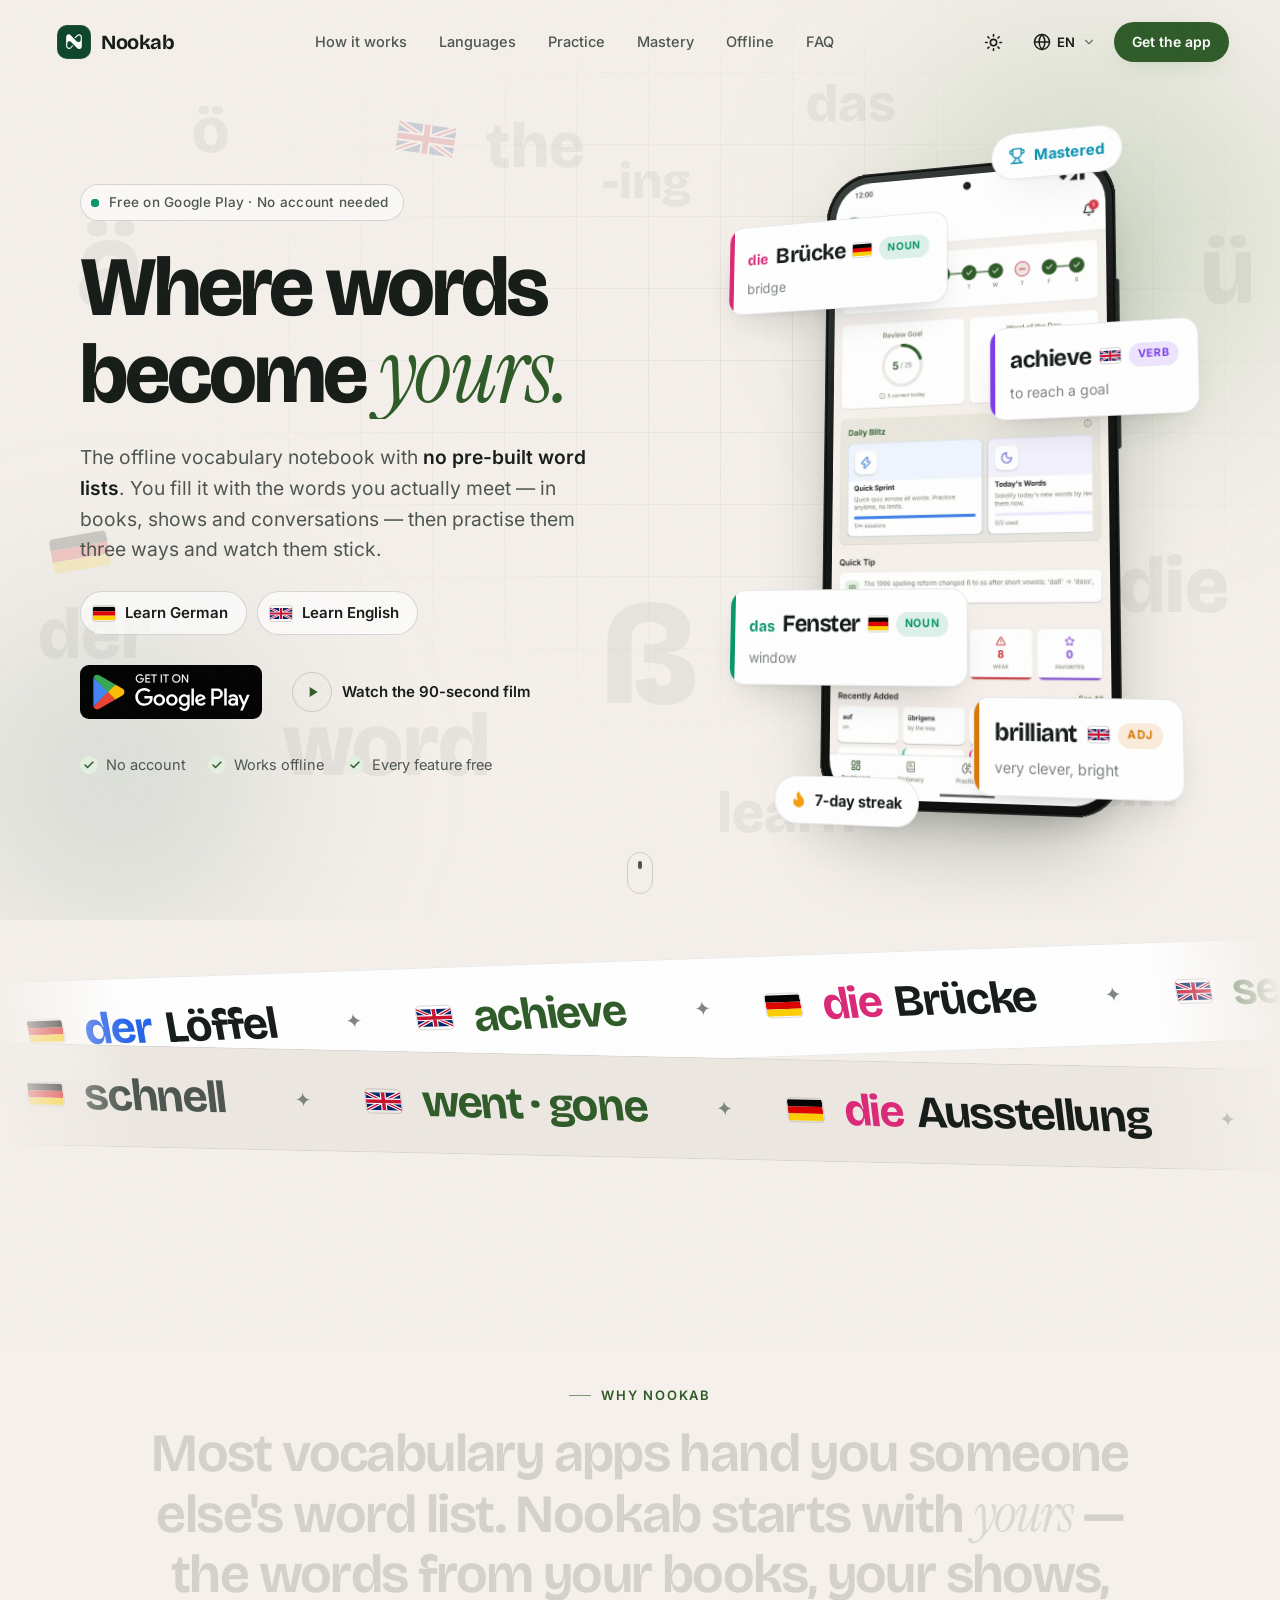
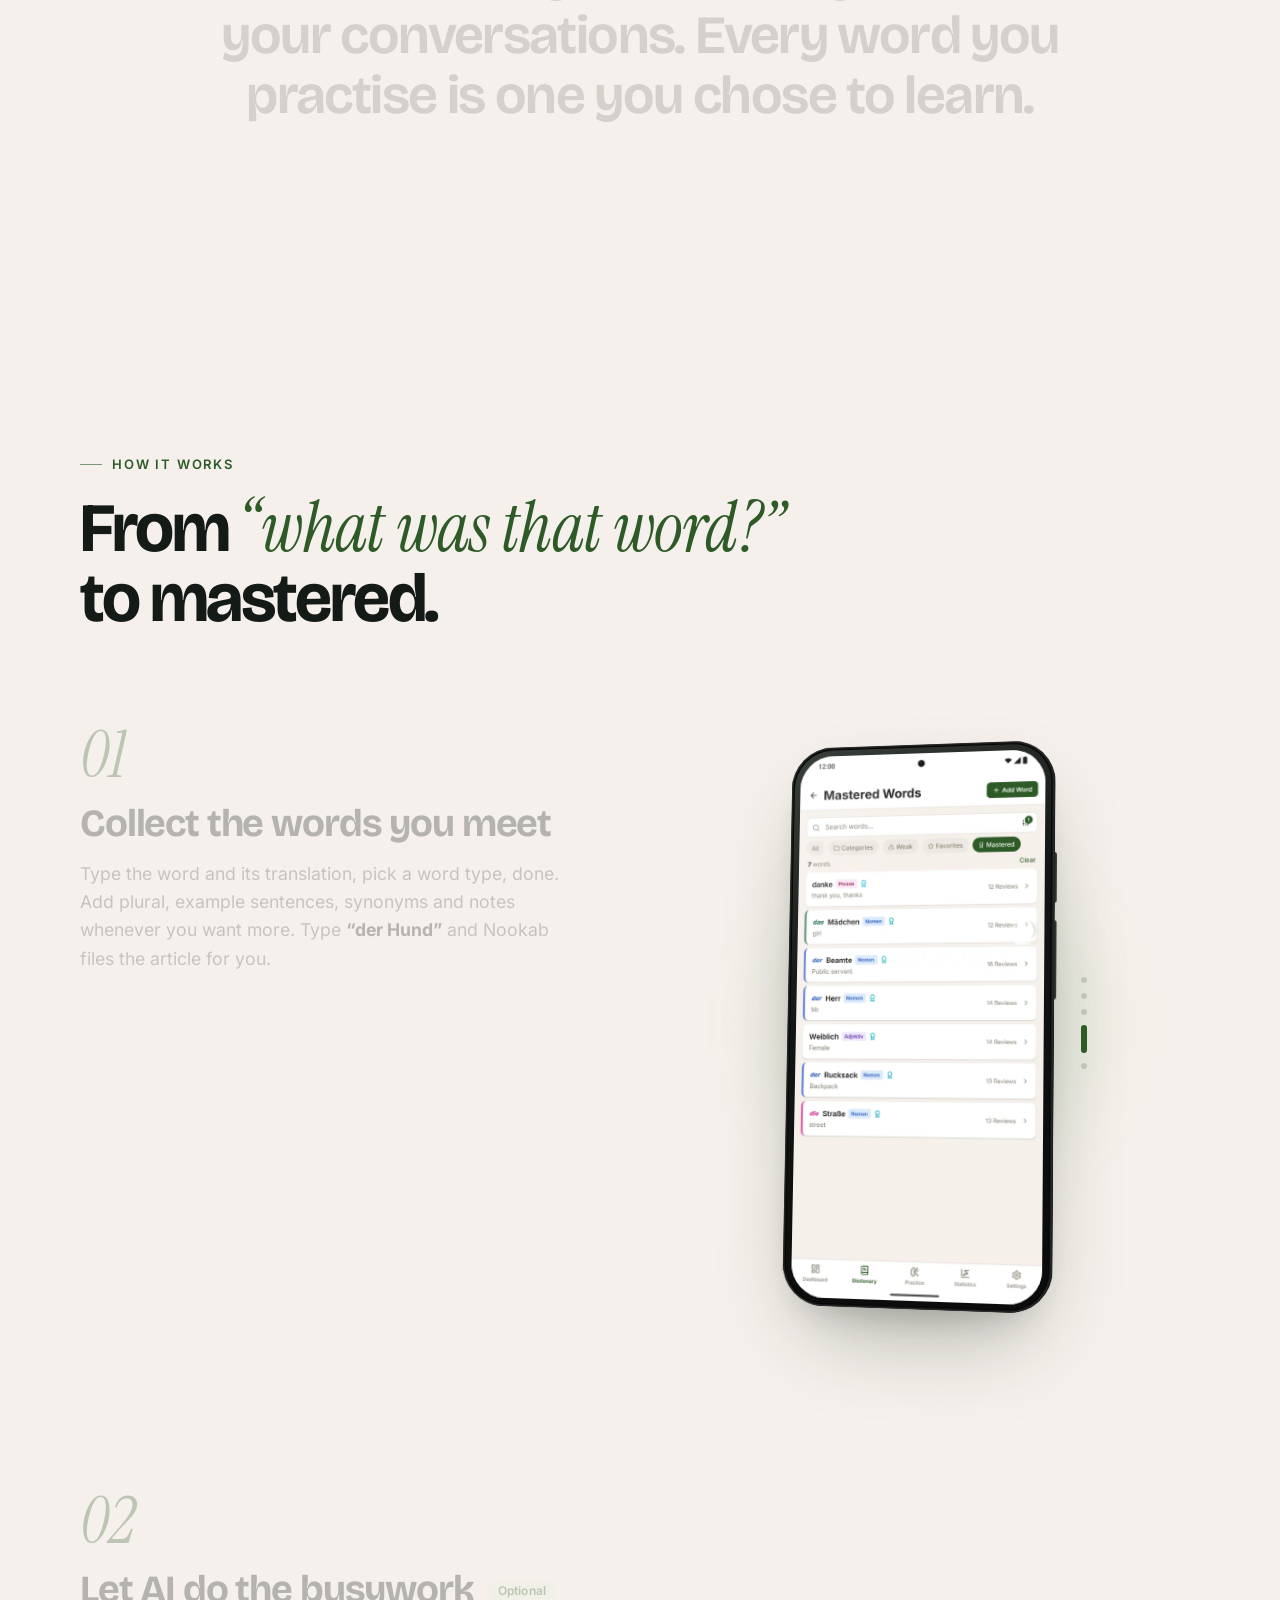
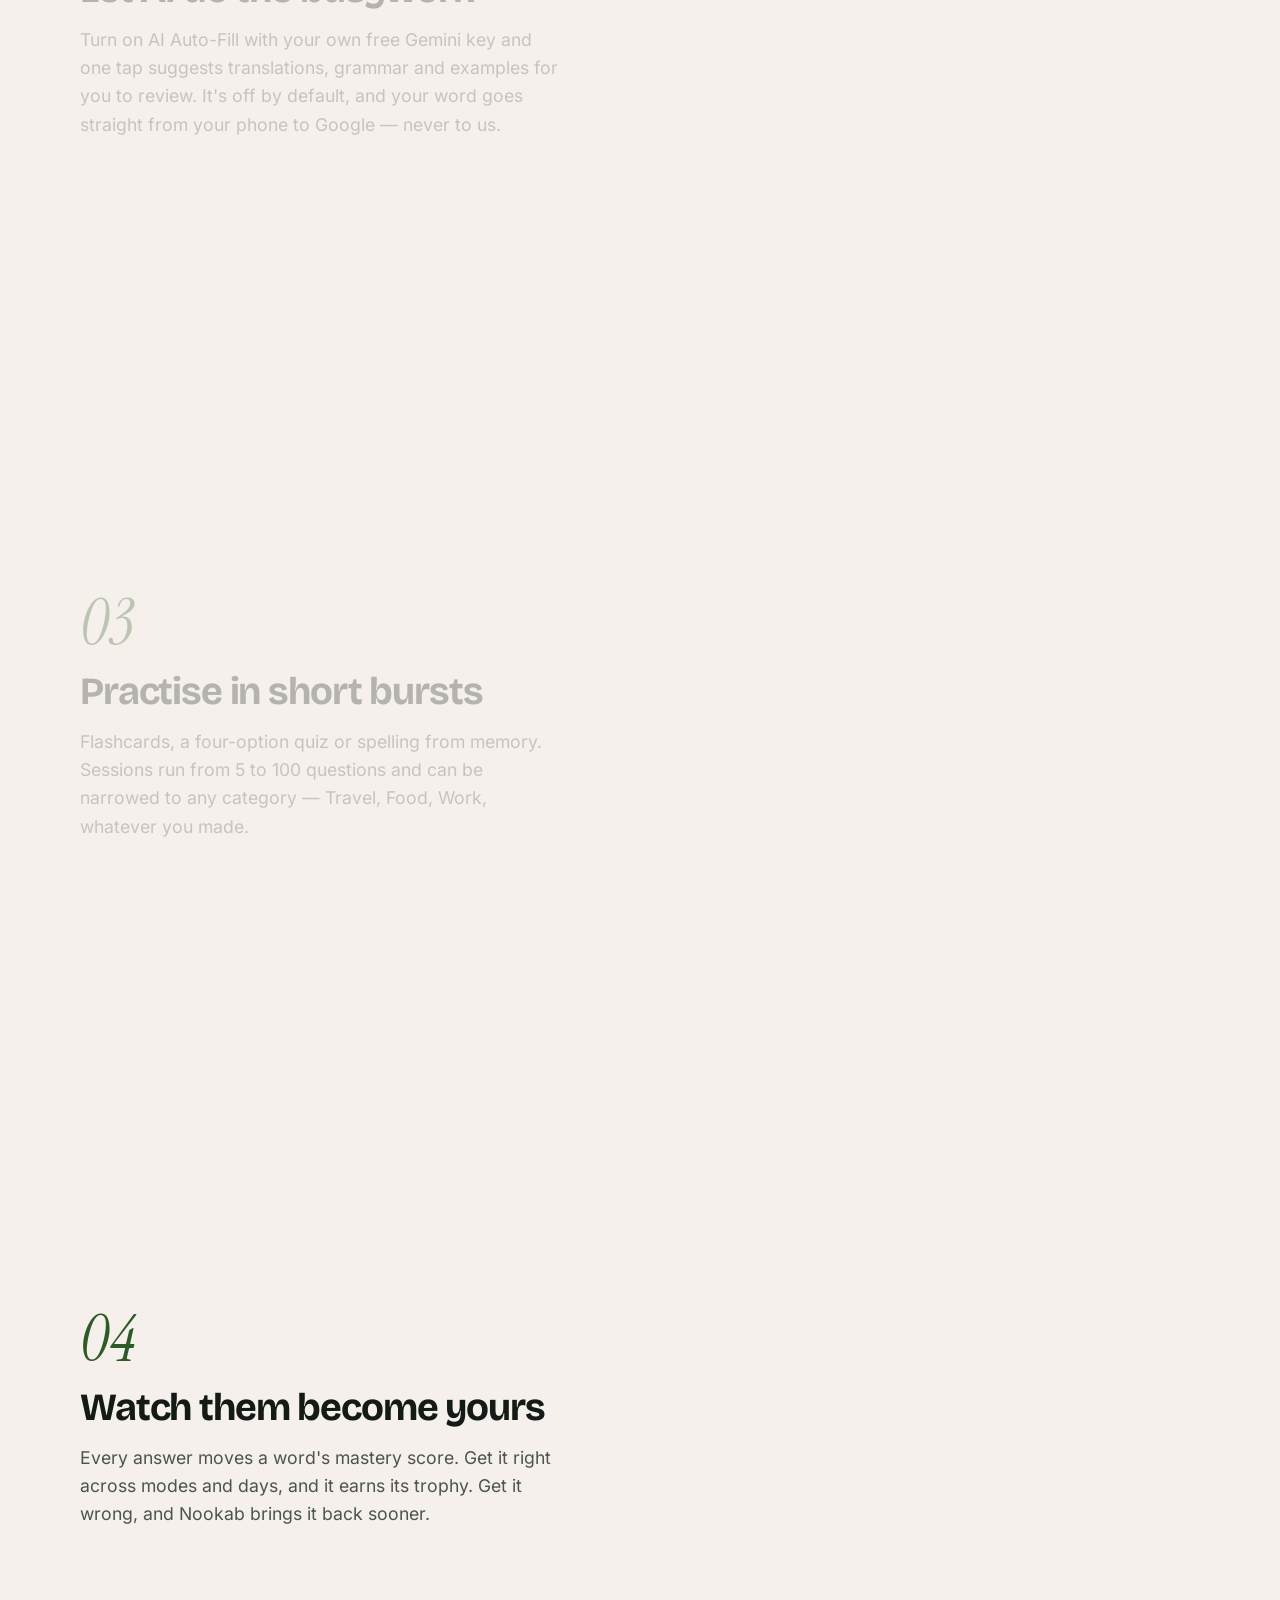
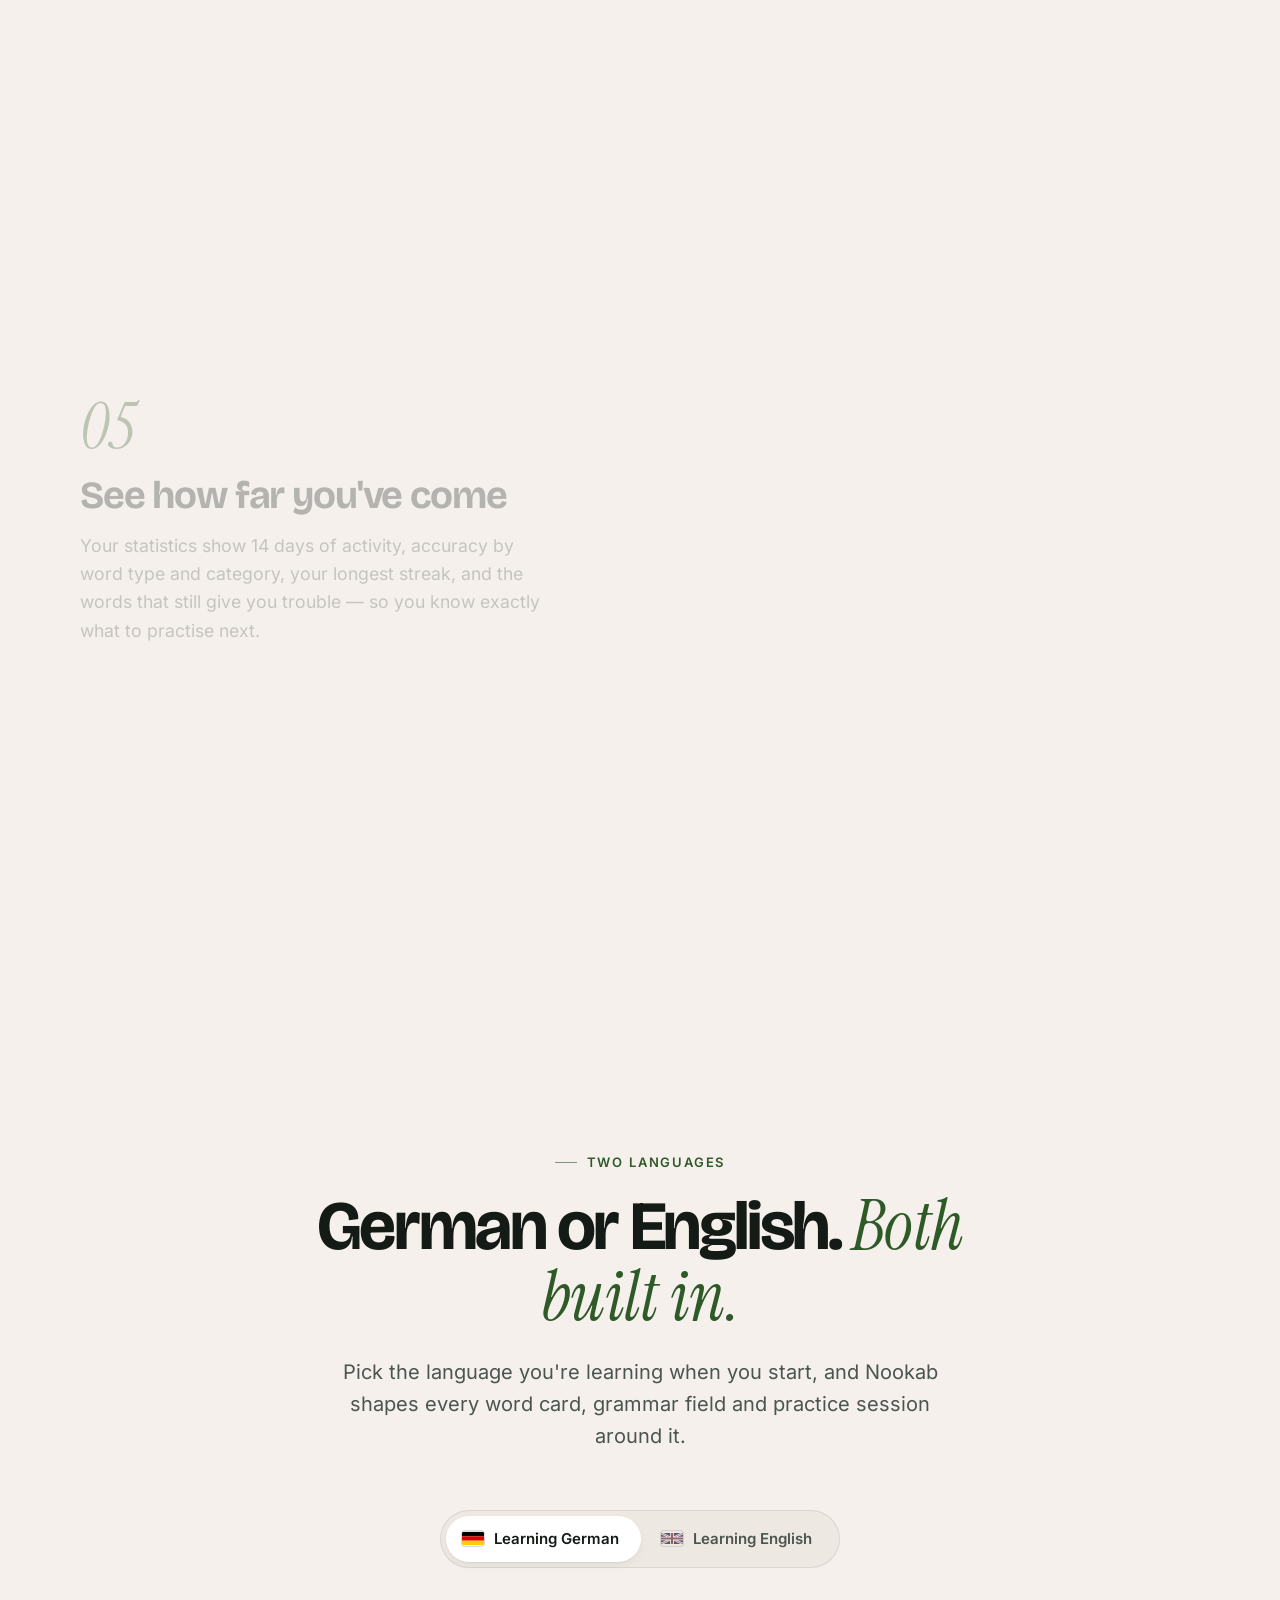
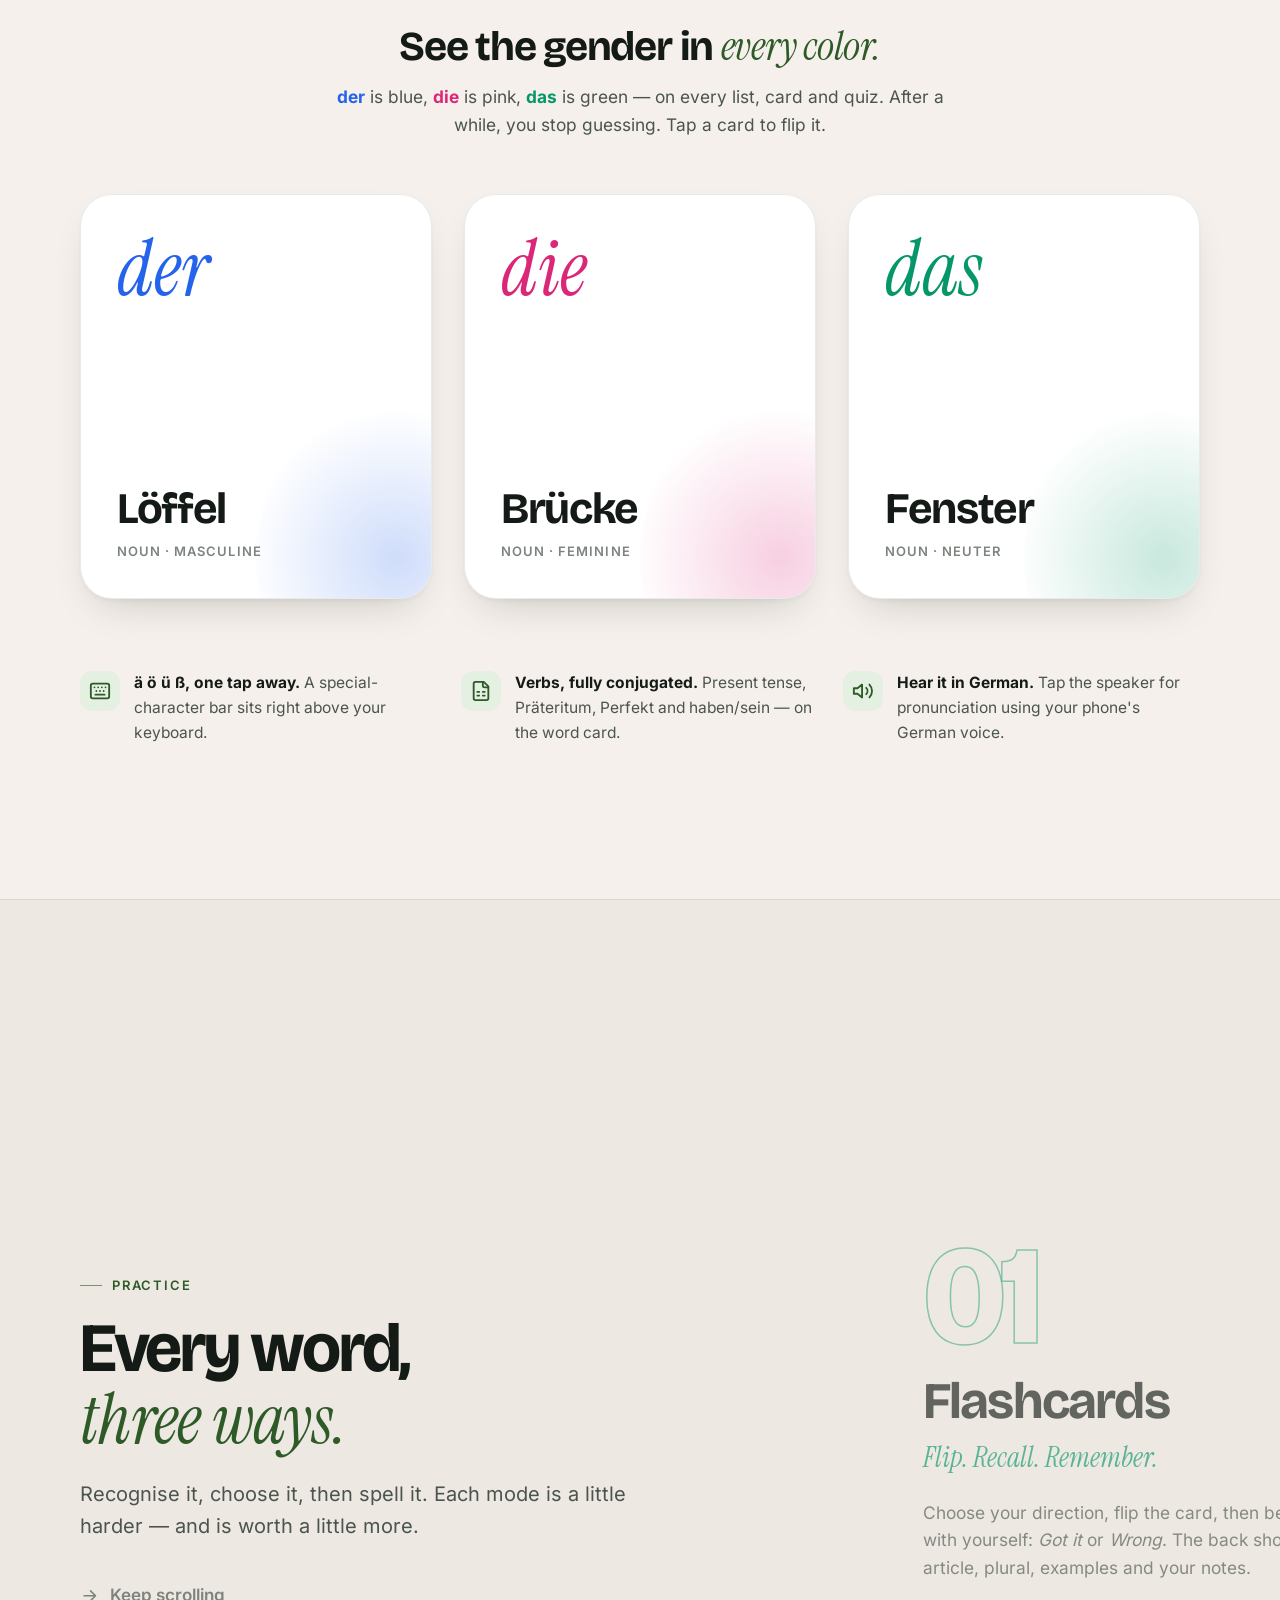
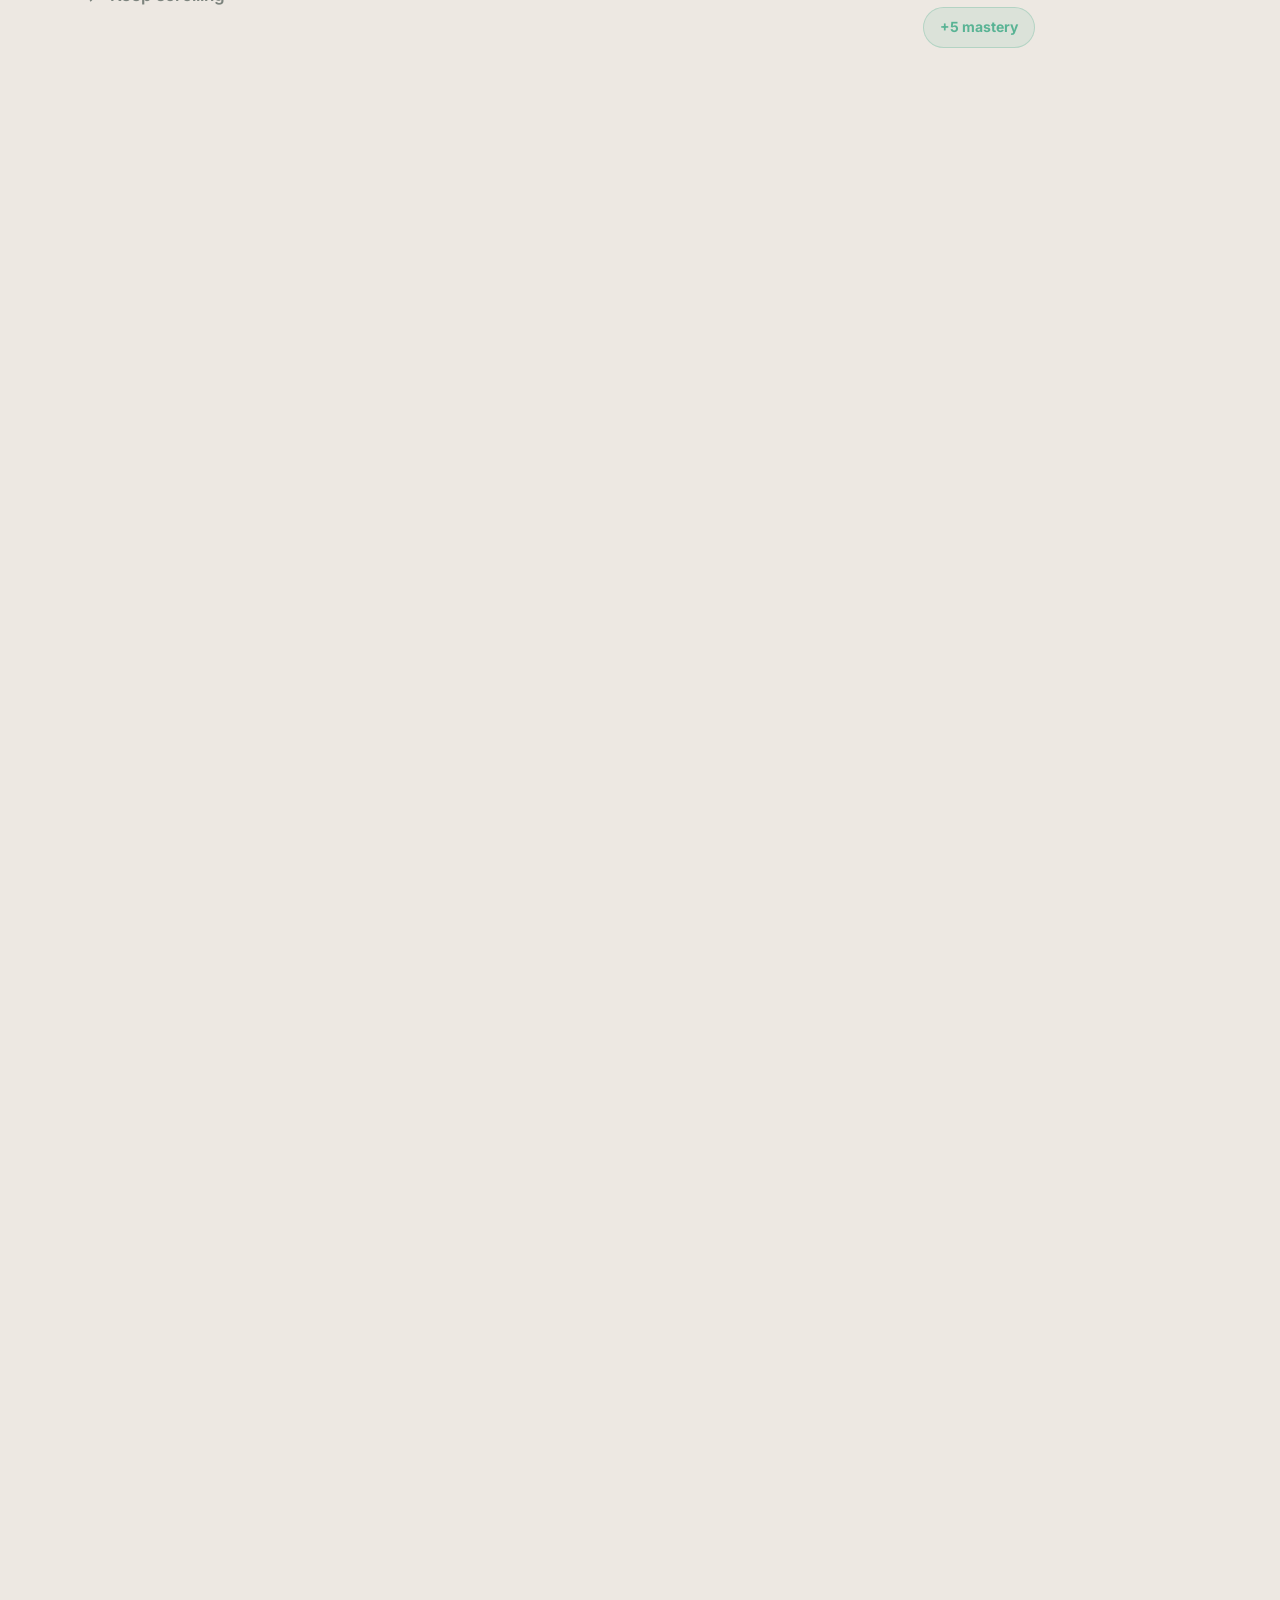
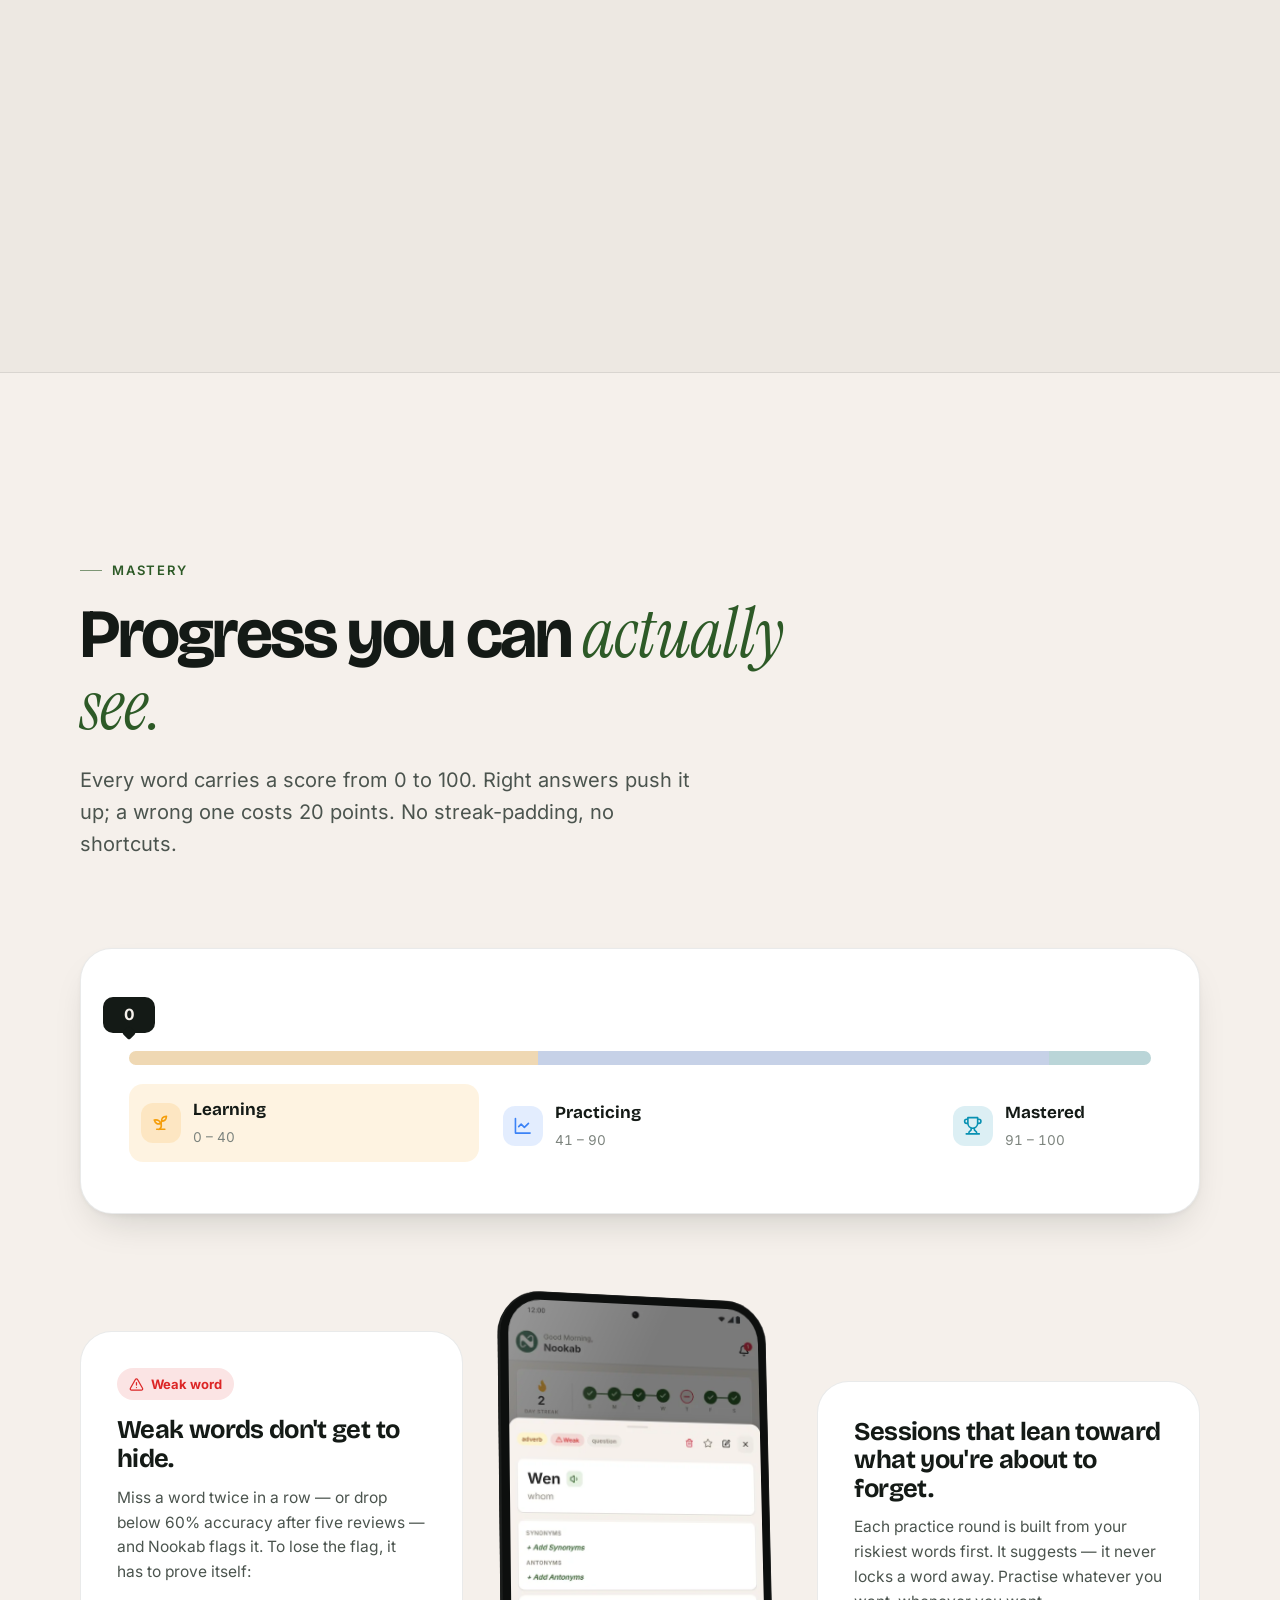
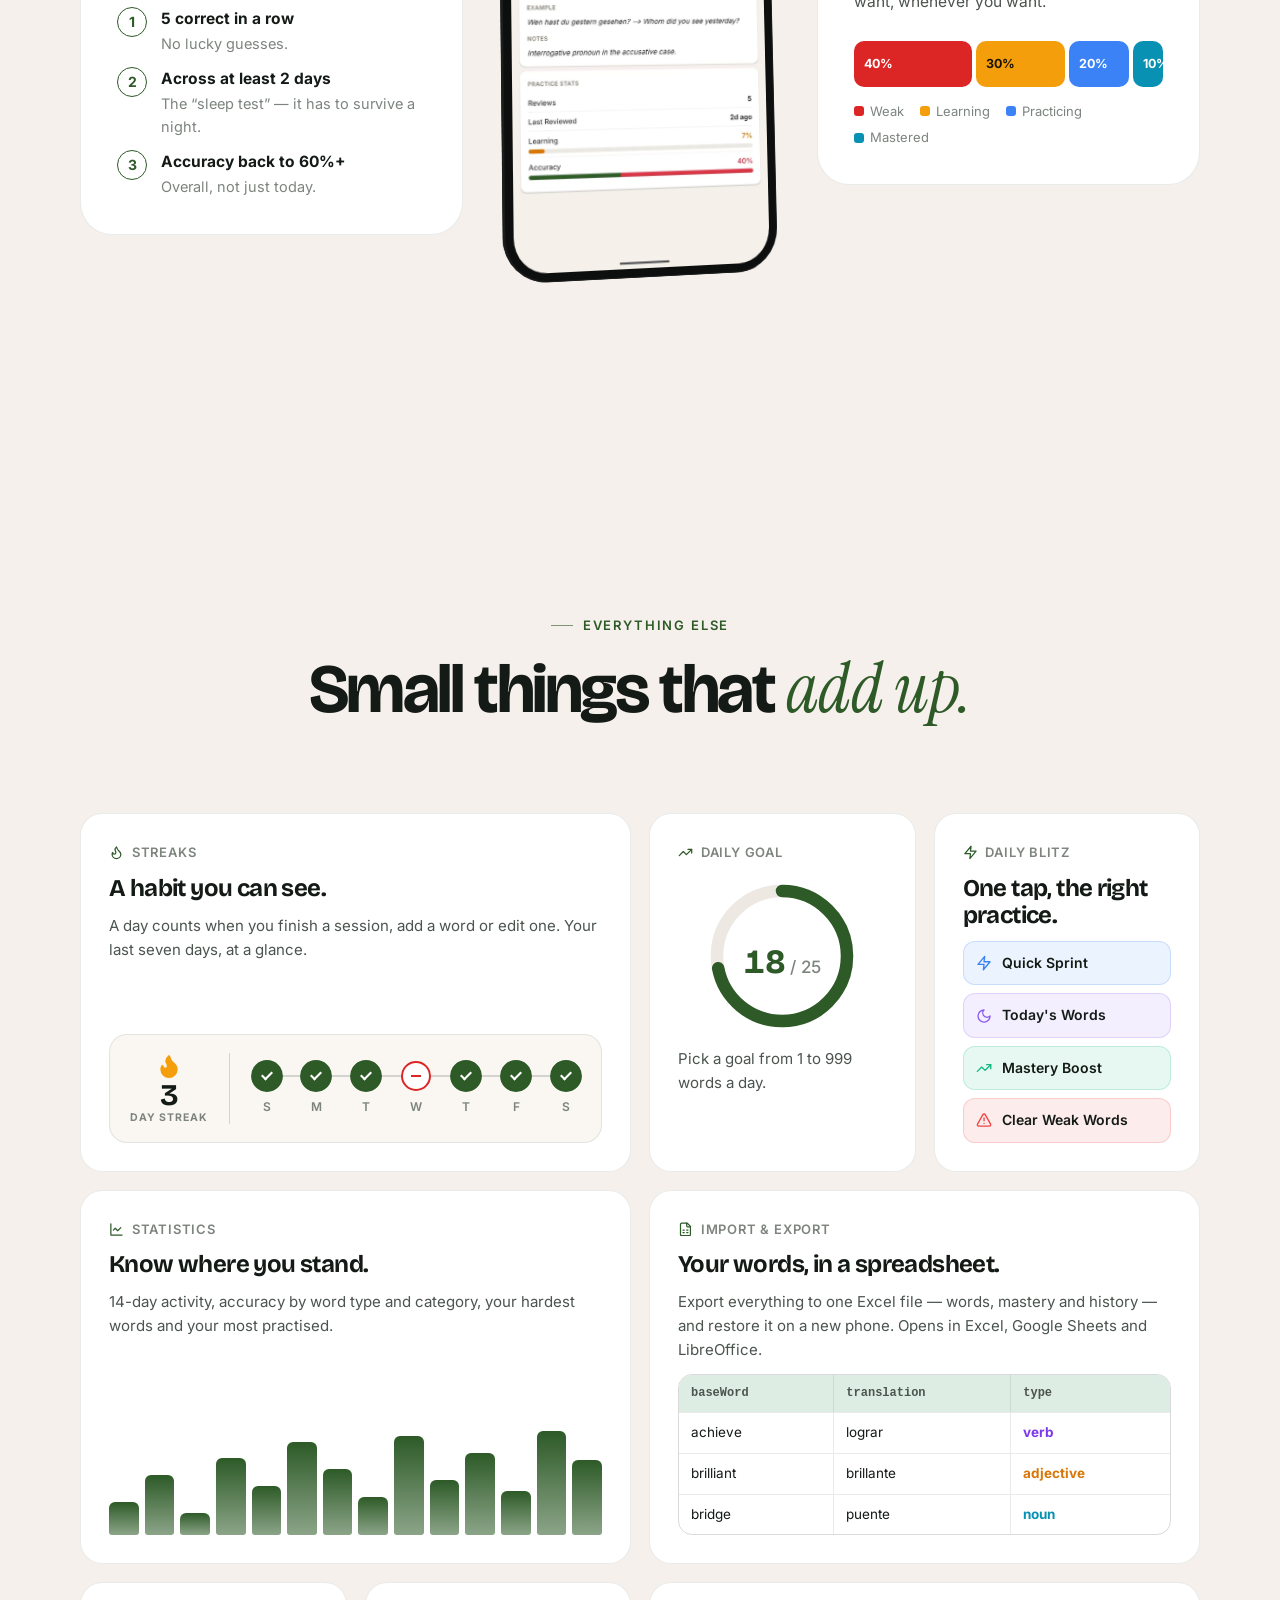
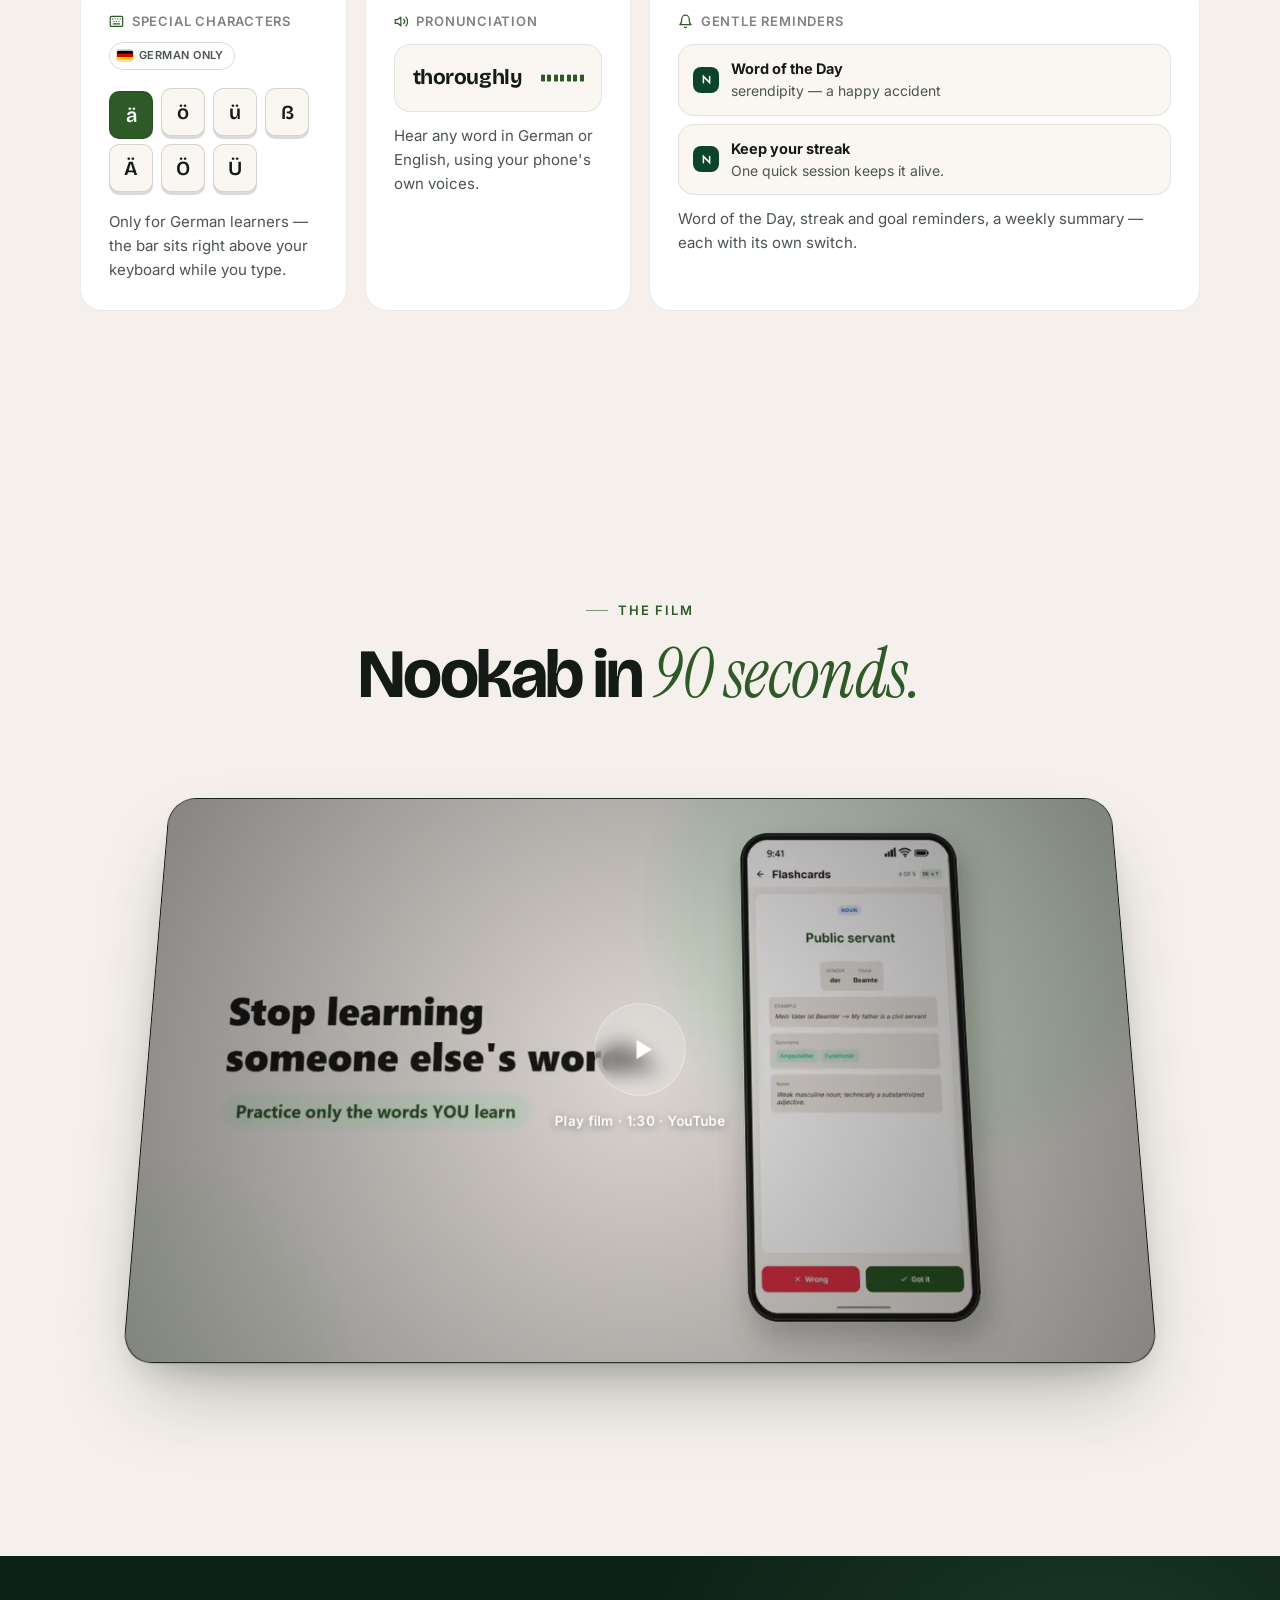
<file: index.html>
<!DOCTYPE html>
<html lang="en">

<head>
    <meta charset="UTF-8">
    <meta name="viewport" content="width=device-width, initial-scale=1.0">
    <title>Nookab — Offline Vocabulary Notebook for German &amp; English</title>
    <meta name="google-site-verification" content="c8i0NLVT-99kxoADMZPzIpwgiMwTKy0sqT2cSVVS6l4" />
    <meta name="description"
        content="Offline vocabulary notebook for German and English learners. Save the words you meet, practise with flashcards, quizzes and spelling. Free, no account.">
    <meta name="robots" content="index, follow">
    <meta name="keywords"
        content="vocabulary app, vocabulary notebook, German vocabulary, learn German, learn English, flashcards, spaced repetition, offline vocabulary app, der die das, Vokabeltrainer, Vokabeln lernen, Deutsch lernen, Nookab">
    <link rel="canonical" href="https://nookab.pages.dev/">

    <meta property="og:type" content="website">
    <meta property="og:site_name" content="Nookab">
    <meta property="og:locale" content="en_US">
    <meta property="og:title" content="Nookab — Where words become yours">
    <meta property="og:description"
        content="The offline vocabulary notebook for the words you actually meet. Free on Google Play.">
    <meta property="og:url" content="https://nookab.pages.dev/">
    <meta property="og:image" content="https://nookab.pages.dev/images/og-image.png">
    <meta property="og:image:width" content="1024">
    <meta property="og:image:height" content="500">
    <meta property="og:image:alt" content="Nookab — the offline vocabulary notebook for German and English learners">
    <meta name="twitter:card" content="summary_large_image">
    <meta name="twitter:title" content="Nookab — Where words become yours">
    <meta name="twitter:description" content="The offline vocabulary notebook for the words you actually meet. Free on Google Play.">
    <meta name="twitter:image" content="https://nookab.pages.dev/images/og-image.png">

    <link rel="icon" type="image/x-icon" href="icons/favicon.ico">
    <link rel="apple-touch-icon" href="icons/icon.png">
    <link rel="icon" type="image/png" sizes="192x192" href="icons/icon.png">
    <link rel="manifest" href="site.webmanifest">
    <meta name="theme-color" content="#f5f0eb">

    <!-- Set theme + language before first paint to avoid a flash -->
    <script>
        (function () {
            var d = document.documentElement, t = null, l = null;
            // light is the default theme; dark only when the visitor picked it
            try { t = localStorage.getItem('nookab-theme'); } catch (e) { }
            if (t !== 'dark') t = 'light';
            d.setAttribute('data-theme', t);
            d.classList.add('js');
            var m = document.querySelector('meta[name="theme-color"]');
            if (m) m.setAttribute('content', t === 'dark' ? '#070a08' : '#f5f0eb');
            // language: ?lang= link wins, then the saved choice, else English
            try { l = new URLSearchParams(location.search).get('lang') || localStorage.getItem('nookab-lang'); } catch (e) { }
            if (l === 'bn' || l === 'de') {
                d.setAttribute('lang', l === 'bn' ? 'bn-BD' : 'de');
                d.classList.add('i18n-pending'); // hidden until js/i18n.js swaps the copy in
                setTimeout(function () { d.classList.remove('i18n-pending'); }, 1500); // failsafe
            }
        })();
    </script>

    <link rel="preload" href="fonts/Inter-latin.woff2" as="font" type="font/woff2" crossorigin>
    <link rel="preconnect" href="https://fonts.googleapis.com">
    <link rel="preconnect" href="https://fonts.gstatic.com" crossorigin>
    <link
        href="https://fonts.googleapis.com/css2?family=Bricolage+Grotesque:opsz,wght@12..96,500..800&family=Instrument+Serif:ital@1&display=swap"
        rel="stylesheet">
    <link rel="stylesheet" href="css/style.css">
    <link rel="preload" as="image" href="images/app/dashboard.webp">

    <script type="application/ld+json">
    {
        "@context": "https://schema.org",
        "@type": "SoftwareApplication",
        "name": "Nookab",
        "operatingSystem": "Android",
        "applicationCategory": "EducationalApplication",
        "description": "Offline-first vocabulary notebook for German and English learners. Save the words you meet, practise them with flashcards, quizzes and spelling, and track your mastery — free, no account needed.",
        "url": "https://nookab.pages.dev/",
        "installUrl": "https://play.google.com/store/apps/details?id=com.hananatelier.nookab",
        "image": "https://nookab.pages.dev/images/og-image.png",
        "screenshot": [
            "https://nookab.pages.dev/images/app/dashboard.webp",
            "https://nookab.pages.dev/images/app/dictionary.webp",
            "https://nookab.pages.dev/images/app/flash-noun.webp",
            "https://nookab.pages.dev/images/app/quiz-correct.webp",
            "https://nookab.pages.dev/images/app/stats.webp"
        ],
        "inLanguage": ["en", "de", "bn"],
        "isAccessibleForFree": true,
        "offers": { "@type": "Offer", "price": "0", "priceCurrency": "USD" },
        "author": { "@type": "Organization", "name": "Hanan Atelier" }
    }
    </script>
    <script type="application/ld+json">
    {
        "@context": "https://schema.org",
        "@type": "Organization",
        "name": "Nookab",
        "url": "https://nookab.pages.dev/",
        "logo": "https://nookab.pages.dev/icons/icon.png",
        "sameAs": ["https://play.google.com/store/apps/details?id=com.hananatelier.nookab"],
        "contactPoint": { "@type": "ContactPoint", "email": "contact.nookab@gmail.com", "contactType": "customer support" }
    }
    </script>
    <script type="application/ld+json">
    {
        "@context": "https://schema.org",
        "@type": "FAQPage",
        "mainEntity": [
            { "@type": "Question", "name": "What is Nookab?", "acceptedAnswer": { "@type": "Answer", "text": "Nookab is an offline-first vocabulary notebook for people who want to practise the words they actually meet. Instead of a pre-built course, you add words from your own reading, watching and conversations, then practise them with flashcards, quizzes and spelling." } },
            { "@type": "Question", "name": "Is Nookab really free?", "acceptedAnswer": { "@type": "Answer", "text": "Yes. Every practice mode, chart and setting is available from day one. There are no subscriptions, no in-app purchases and no locked features." } },
            { "@type": "Question", "name": "Does Nookab work offline?", "acceptedAnswer": { "@type": "Answer", "text": "Yes. Adding words, every practice mode, statistics, streaks and import/export all work in airplane mode. The only feature that needs internet is the optional AI Auto-Fill." } },
            { "@type": "Question", "name": "Why is there no account?", "acceptedAnswer": { "@type": "Answer", "text": "Accounts need servers, and servers mean your data leaves your device. Nookab keeps everything on your phone, so there is nothing to sign up for and nothing to leak." } },
            { "@type": "Question", "name": "Which languages can I learn?", "acceptedAnswer": { "@type": "Answer", "text": "Nookab supports learning German or English. English learners get past tense and past participle for verbs and comparative and superlative for adjectives; German learners get color-coded articles, plurals, genitive and full conjugations. AI Auto-Fill can translate into English, German, Bangla, Spanish, Portuguese or French." } },
            { "@type": "Question", "name": "How do I move to a new phone?", "acceptedAnswer": { "@type": "Answer", "text": "Export your vocabulary as an Excel (XLSX) file from Settings, then import it on the new device. Your words, mastery and practice history come with it." } }
        ]
    }
    </script>
</head>

<body>
    <!-- Icon sprite -->
    <svg width="0" height="0" style="position:absolute" aria-hidden="true">
        <defs>
            <symbol id="logo-mark" viewBox="0 0 1024 1024">
                <path fill="currentColor" d="M 204.01 304 C 207.752 248.541, 250.144 207.003, 303 207.003 C 323.302 207.003, 344.851 213.904, 359.994 225.256 C 363.022 227.526, 424.225 288.199, 496 360.085 C 568.497 432.693, 629.389 492.885, 633 495.507 C 663.606 517.736, 703.052 519.966, 734.925 501.269 C 742.84 496.627, 755.244 484.649, 760.967 476.122 C 766.484 467.904, 771.268 457.498, 774.14 447.47 C 776.384 439.637, 776.429 438.457, 776.785 379 C 777.174 314.097, 776.883 308.801, 772.281 297 C 768.716 287.855, 759.983 275.039, 753.23 269.041 C 745.911 262.541, 732.289 255.646, 722.432 253.453 C 707.279 250.081, 690.288 252.915, 676.165 261.17 C 672.149 263.517, 656.084 278.817, 620.968 313.74 C 589.023 345.51, 570.733 363, 569.455 363 C 567.038 363, 539 335.229, 539 332.835 C 539 330.618, 639.534 231.629, 647.323 226.177 C 670.889 209.682, 702.955 203.429, 732.587 209.55 C 773.57 218.015, 805.633 248.086, 817.818 289.487 C 818.702 292.491, 819.587 295.496, 820.471 298.5 C 820.566 363.315, 820.66 428.13, 820.755 492.944 C 821.007 665.177, 820.862 688.423, 819.484 696.444 C 807.243 767.713, 733.11 807.657, 669.148 777.447 C 664.005 775.018, 656.805 770.935, 653.148 768.375 C 648.951 765.435, 597.663 714.984, 514 631.496 C 441.125 558.774, 379.328 497.817, 376.673 496.036 C 369.484 491.214, 356.42 485.374, 348.5 483.442 C 337.199 480.686, 319.719 481.122, 308.5 483.442 C 284.035 491.676, 264.491 510.587, 254.699 536.5 C 248.368 553.251, 248.5 551.454, 248.5 621 C 248.5 642.167, 248.5 663.333, 248.5 684.5 C 249.408 687.167, 250.316 689.833, 251.224 692.5 C 255.177 704.107, 260.427 712.429, 269.519 721.5 C 278.796 730.756, 285.499 734.994, 297.739 739.344 C 305.979 742.272, 307.333 742.456, 320.5 742.427 C 333.326 742.399, 335.114 742.164, 341.817 739.627 C 356.699 733.996, 359.072 732.012, 403.927 687.705 C 427.262 664.655, 447.423 645.309, 448.73 644.713 C 450.938 643.707, 452.086 644.611, 465.052 657.552 C 473.626 666.11, 479 672.238, 479 673.459 C 479 675.899, 398.819 756.553, 388.461 764.532 C 378.354 772.317, 366.967 778.522, 356.555 781.919 C 341.693 786.767, 336.757 787.483, 318.5 787.444 C 304.546 787.414, 299.965 787.024, 292.932 785.266 C 269.411 779.386, 251.939 769.125, 234.67 751.05 C 215.99 731.498, 206.085 708.549, 204.002 680 C 202.877 664.573, 202.885 320.688, 204.01 304 Z" />
            </symbol>
            <symbol id="flag-de" viewBox="0 0 5 3"><rect width="5" height="1" fill="#000" /><rect y="1" width="5" height="1" fill="#DD0000" /><rect y="2" width="5" height="1" fill="#FFCE00" /></symbol>
            <symbol id="flag-gb" viewBox="0 0 60 30"><rect width="60" height="30" fill="#012169" /><path d="M0 0l60 30M60 0L0 30" stroke="#fff" stroke-width="6" /><path d="M0 0l60 30M60 0L0 30" stroke="#C8102E" stroke-width="2.4" /><path d="M30 0v30M0 15h60" stroke="#fff" stroke-width="10" /><path d="M30 0v30M0 15h60" stroke="#C8102E" stroke-width="6" /></symbol>
            <symbol id="i-globe" viewBox="0 0 24 24"><circle cx="12" cy="12" r="10" /><path d="M2 12h20M12 2a15.3 15.3 0 0 1 4 10 15.3 15.3 0 0 1-4 10 15.3 15.3 0 0 1-4-10 15.3 15.3 0 0 1 4-10z" /></symbol>
            <symbol id="i-chevron" viewBox="0 0 24 24"><path d="m6 9 6 6 6-6" /></symbol>
            <symbol id="i-check" viewBox="0 0 24 24"><path d="M20 6 9 17l-5-5" /></symbol>
            <symbol id="i-sun" viewBox="0 0 24 24"><circle cx="12" cy="12" r="4" /><path d="M12 2v2M12 20v2M4.93 4.93l1.41 1.41M17.66 17.66l1.41 1.41M2 12h2M20 12h2M6.34 17.66l-1.41 1.41M19.07 4.93l-1.41 1.41" /></symbol>
            <symbol id="i-moon" viewBox="0 0 24 24"><path d="M12 3a6 6 0 0 0 9 9 9 9 0 1 1-9-9Z" /></symbol>
            <symbol id="i-play" viewBox="0 0 24 24"><path d="M7 4.5v15l12-7.5z" fill="currentColor" stroke="none" /></symbol>
            <symbol id="i-arrow" viewBox="0 0 24 24"><path d="M5 12h14M13 6l6 6-6 6" /></symbol>
            <symbol id="i-plane" viewBox="0 0 24 24"><path d="M17.8 19.2 16 11l3.5-3.5C21 6 21.5 4 21 3c-1-.5-3 0-4.5 1.5L13 8 4.8 6.2c-.5-.1-.9.1-1.1.5l-.3.5c-.2.5-.1 1 .3 1.3L9 12l-2 3H4l-1 1 3 2 2 3 1-1v-3l3-2 3.5 5.3c.3.4.8.5 1.3.3l.5-.2c.4-.3.6-.7.5-1.2z" /></symbol>
            <symbol id="i-user-x" viewBox="0 0 24 24"><path d="M16 21v-2a4 4 0 0 0-4-4H6a4 4 0 0 0-4 4v2" /><circle cx="9" cy="7" r="4" /><path d="m17 8 5 5M22 8l-5 5" /></symbol>
            <symbol id="i-phone" viewBox="0 0 24 24"><rect x="5" y="2" width="14" height="20" rx="2.5" /><path d="M11 18h2" /></symbol>
            <symbol id="i-sheet" viewBox="0 0 24 24"><path d="M15 2H6a2 2 0 0 0-2 2v16a2 2 0 0 0 2 2h12a2 2 0 0 0 2-2V7Z" /><path d="M14 2v4a2 2 0 0 0 2 2h4M8 13h2M14 13h2M8 17h2M14 17h2" /></symbol>
            <symbol id="i-sparkles" viewBox="0 0 24 24"><path d="M12 3l1.9 5.8L20 11l-6.1 2.2L12 19l-1.9-5.8L4 11l6.1-2.2Z" /><path d="M19 3v4M21 5h-4" /></symbol>
            <symbol id="i-volume" viewBox="0 0 24 24"><path d="M11 5 6 9H2v6h4l5 4Z" /><path d="M15.5 8.5a5 5 0 0 1 0 7M19 5a10 10 0 0 1 0 14" /></symbol>
            <symbol id="i-bell" viewBox="0 0 24 24"><path d="M6 8a6 6 0 0 1 12 0c0 7 3 9 3 9H3s3-2 3-9" /><path d="M10.3 21a1.94 1.94 0 0 0 3.4 0" /></symbol>
            <symbol id="i-flame" viewBox="0 0 24 24"><path d="M8.5 14.5A2.5 2.5 0 0 0 11 12c0-1.38-.5-2-1-3-1.07-2.14-.22-4.05 2-6 .5 2.5 2 4.9 4 6.5 2 1.6 3 3.5 3 5.5a7 7 0 1 1-14 0c0-1.15.43-2.29 1-3a2.5 2.5 0 0 0 2.5 2.5z" /></symbol>
            <symbol id="i-zap" viewBox="0 0 24 24"><path d="M13 2 3 14h9l-1 8 10-12h-9l1-8z" /></symbol>
            <symbol id="i-trophy" viewBox="0 0 24 24"><path d="M6 9H4.5a2.5 2.5 0 0 1 0-5H6M18 9h1.5a2.5 2.5 0 0 0 0-5H18M4 22h16M10 14.66V17c0 .55-.47.98-.97 1.21C7.85 18.75 7 20.24 7 22M14 14.66V17c0 .55.47.98.97 1.21C16.15 18.75 17 20.24 17 22M18 2H6v7a6 6 0 0 0 12 0V2Z" /></symbol>
            <symbol id="i-sprout" viewBox="0 0 24 24"><path d="M7 20h10M10 20c5.5-2.5.8-6.4 3-10" /><path d="M9.5 9.4c1.1.8 1.8 2.2 2.3 3.7-2 .4-3.5.4-4.8-.3-1.2-.6-2.3-1.9-3-4.2 2.8-.5 4.4 0 5.5.8zM14.1 6a7 7 0 0 0-1.1 4c1.9-.1 3.3-.6 4.3-1.4 1-1 1.6-2.3 1.7-4.6-2.7.1-4 1-4.9 2z" /></symbol>
            <symbol id="i-chart" viewBox="0 0 24 24"><path d="M3 3v18h18" /><path d="m19 9-5 5-4-4-3 3" /></symbol>
            <symbol id="i-shield" viewBox="0 0 24 24"><path d="M20 13c0 5-3.5 7.5-7.66 8.95a1 1 0 0 1-.67-.01C7.5 20.5 4 18 4 13V6a1 1 0 0 1 1-1c2 0 4.5-1.2 6.24-2.72a1.17 1.17 0 0 1 1.52 0C14.51 3.81 17 5 19 5a1 1 0 0 1 1 1z" /><path d="m9 12 2 2 4-4" /></symbol>
            <symbol id="i-wifi-off" viewBox="0 0 24 24"><path d="M12 20h.01M8.5 16.43a5 5 0 0 1 7 0M2 8.82a15 15 0 0 1 4.17-2.65M10.66 5c4.01-.36 8.14.9 11.34 3.76M16.85 11.25a10 10 0 0 1 2.22 1.68M5 13a10 10 0 0 1 5.24-2.76M2 2l20 20" /></symbol>
            <symbol id="i-alert" viewBox="0 0 24 24"><path d="m21.73 18-8-14a2 2 0 0 0-3.48 0l-8 14A2 2 0 0 0 4 21h16a2 2 0 0 0 1.73-3" /><path d="M12 9v4M12 17h.01" /></symbol>
            <symbol id="i-trend" viewBox="0 0 24 24"><path d="m22 7-8.5 8.5-5-5L2 17" /><path d="M16 7h6v6" /></symbol>
            <symbol id="i-keyboard" viewBox="0 0 24 24"><rect x="2" y="4" width="20" height="16" rx="2" /><path d="M6 8h.01M10 8h.01M14 8h.01M18 8h.01M8 12h.01M12 12h.01M16 12h.01M7 16h10" /></symbol>
            <symbol id="i-mail" viewBox="0 0 24 24"><rect x="2" y="4" width="20" height="16" rx="2" /><path d="m22 7-10 5L2 7" /></symbol>
            <symbol id="i-plus" viewBox="0 0 24 24"><path d="M12 5v14M5 12h14" /></symbol>
            <symbol id="i-x" viewBox="0 0 24 24"><path d="M18 6 6 18M6 6l12 12" /></symbol>
            <symbol id="i-menu" viewBox="0 0 24 24"><path d="M4 8h16M4 16h16" /></symbol>
            <symbol id="i-bug" viewBox="0 0 24 24"><path d="M8 2l1.88 1.88M14.12 3.88 16 2M9 7.13v-1a3 3 0 1 1 6 0v1" /><path d="M12 20c-3.3 0-6-2.7-6-6v-3a4 4 0 0 1 4-4h4a4 4 0 0 1 4 4v3c0 3.3-2.7 6-6 6M12 20v-9M6.53 9C4.6 8.8 3 7.1 3 5M6 13H2M3 21c0-2.1 1.7-3.9 3.8-4M20.97 5c0 2.1-1.6 3.8-3.5 4M22 13h-4M17.2 17c2.1.1 3.8 1.9 3.8 4" /></symbol>
        </defs>
    </svg>

    <a class="skip-link" href="#main" data-i18n="skip">Skip to content</a>
    <div class="grain" aria-hidden="true"></div>
    <div class="scroll-progress" aria-hidden="true"></div>

    <!-- ===================== NAV ===================== -->
    <header class="nav" id="nav">
        <div class="nav-inner">
            <a href="#top" class="brand" aria-label="Nookab home" data-i18n-aria-label="nav.home">
                <span class="brand-mark"><svg viewBox="0 0 1024 1024" aria-hidden="true"><use href="#logo-mark" /></svg></span>
                <span class="brand-name">Nookab</span>
            </a>
            <nav class="nav-links" id="navLinks" aria-label="Main">
                <a href="#how" data-i18n="nav.how">How it works</a>
                <a href="#languages" data-i18n="nav.languages">Languages</a>
                <a href="#practice" data-i18n="nav.practice">Practice</a>
                <a href="#mastery" data-i18n="nav.mastery">Mastery</a>
                <a href="#offline" data-i18n="nav.offline">Offline</a>
                <a href="#faq" data-i18n="nav.faq">FAQ</a>
            </nav>
            <div class="nav-actions">
                <button class="theme-toggle" id="themeToggle" type="button" aria-label="Switch color theme" data-i18n-aria-label="nav.theme">
                    <svg class="i i-sun"><use href="#i-sun" /></svg>
                    <svg class="i i-moon"><use href="#i-moon" /></svg>
                </button>
                <div class="lang-menu" id="langMenu">
                    <button class="lang-btn" id="langBtn" type="button" aria-haspopup="true" aria-expanded="false"
                        aria-controls="langList" aria-label="Change language" data-i18n-aria-label="nav.lang">
                        <svg class="i"><use href="#i-globe" /></svg>
                        <span class="lang-code" id="langCode">EN</span>
                        <svg class="i lang-chev"><use href="#i-chevron" /></svg>
                    </button>
                    <ul class="lang-list" id="langList" role="menu" hidden>
                        <li role="none"><button type="button" role="menuitemradio" aria-checked="true" data-set-lang="en" lang="en"><span>English</span><small>EN</small></button></li>
                        <li role="none"><button type="button" role="menuitemradio" aria-checked="false" data-set-lang="bn" lang="bn"><span>বাংলা</span><small>BN</small></button></li>
                        <li role="none"><button type="button" role="menuitemradio" aria-checked="false" data-set-lang="de" lang="de"><span>Deutsch</span><small>DE</small></button></li>
                    </ul>
                </div>
                <a class="btn btn-primary btn-sm nav-cta"
                    href="https://play.google.com/store/apps/details?id=com.hananatelier.nookab" target="_blank"
                    rel="noopener" data-i18n="nav.cta">Get the app</a>
                <button class="menu-btn" id="menuBtn" type="button" aria-label="Open menu" data-i18n-aria-label="nav.menu" aria-expanded="false"
                    aria-controls="navLinks">
                    <svg class="i i-open"><use href="#i-menu" /></svg>
                    <svg class="i i-close"><use href="#i-x" /></svg>
                </button>
            </div>
        </div>
    </header>

    <main id="main">

        <!-- ===================== HERO ===================== -->
        <section class="hero" id="top">
            <div class="hero-bg" aria-hidden="true">
                <div class="blob blob-1" data-speed="0.25"></div>
                <div class="blob blob-2" data-speed="0.45"></div>
                <div class="hero-grid-lines"></div>
                <span class="glyph g1" data-speed="0.6">ä</span>
                <span class="glyph g2" data-speed="0.3">the</span>
                <span class="glyph g3" data-speed="0.8">ß</span>
                <span class="glyph g4" data-speed="0.5">die</span>
                <span class="glyph g5" data-speed="0.7">word</span>
                <span class="glyph g6" data-speed="0.35">das</span>
                <span class="glyph g7" data-speed="0.55">an</span>
                <span class="glyph g8" data-speed="0.45">der</span>
                <span class="glyph g9" data-speed="0.65">ü</span>
                <span class="glyph g10" data-speed="0.4">learn</span>
                <span class="glyph g11" data-speed="0.5">ö</span>
                <span class="glyph g12" data-speed="0.3">-ing</span>
                <svg class="glyph-flag gf-de" data-speed="0.5"><use href="#flag-de" /></svg>
                <svg class="glyph-flag gf-gb" data-speed="0.35"><use href="#flag-gb" /></svg>
            </div>

            <div class="container hero-layout">
                <div class="hero-copy">
                    <p class="eyebrow hero-eyebrow" data-intro><span class="pulse-dot"></span><span data-i18n="hero.eyebrow">Free on Google Play · No account needed</span></p>
                    <h1 class="hero-title">
                        <span class="line"><span class="line-inner" data-i18n="hero.t1">Where words</span></span>
                        <span class="line"><span class="line-inner" data-i18n="hero.t2">become <em class="serif">yours.</em></span></span>
                    </h1>
                    <p class="hero-sub" data-intro data-i18n="hero.sub">The offline vocabulary notebook with <strong>no pre-built word
                        lists</strong>. You fill it with the words you actually meet — in books, shows and
                        conversations — then practise them three ways and watch them stick.</p>
                    <div class="lang-pills" data-intro>
                        <a class="lang-pill" href="#languages" data-lang-link="de"><svg class="flag" aria-hidden="true"><use href="#flag-de" /></svg><span data-i18n="hero.learnDe">Learn German</span></a>
                        <a class="lang-pill" href="#languages" data-lang-link="en"><svg class="flag" aria-hidden="true"><use href="#flag-gb" /></svg><span data-i18n="hero.learnEn">Learn English</span></a>
                    </div>
                    <div class="hero-cta" data-intro>
                        <a class="play-badge" href="https://play.google.com/store/apps/details?id=com.hananatelier.nookab"
                            target="_blank" rel="noopener" aria-label="Get it on Google Play" data-i18n-aria-label="cta.play">
                            <img src="images/GooglePlay_Badge.svg" alt="Get it on Google Play" data-i18n-alt="cta.play" width="180" height="53">
                        </a>
                        <button class="btn btn-ghost" type="button" data-open-film>
                            <span class="play-ring"><svg class="i"><use href="#i-play" /></svg></span>
                            <span data-i18n="hero.film">Watch the 90-second film</span>
                        </button>
                    </div>
                    <ul class="hero-proof" data-intro>
                        <li><svg class="i"><use href="#i-check" /></svg><span data-i18n="hero.proof1">No account</span></li>
                        <li><svg class="i"><use href="#i-check" /></svg><span data-i18n="hero.proof2">Works offline</span></li>
                        <li><svg class="i"><use href="#i-check" /></svg><span data-i18n="hero.proof3">Every feature free</span></li>
                    </ul>
                </div>

                <div class="hero-stage" id="heroStage" aria-hidden="true">
                    <div class="stage-tilt" id="stageTilt">
                        <div class="phone phone-hero" data-depth="0">
                            <div class="phone-body">
                                <div class="phone-screen"><img src="images/app/dashboard.webp" alt="Nookab dashboard with day streak, review goal, word of the day and Daily Blitz practice shortcuts" width="600"
                                        height="1303" fetchpriority="high"></div>
                            </div>
                        </div>

                        <div class="word-card wc-1 is-die" data-depth="70">
                            <span class="wc-article">die</span><span class="wc-word">Brücke</span>
                            <span class="wc-meta"><svg class="flag"><use href="#flag-de" /></svg><span class="wc-tag">noun</span></span><span class="wc-trans">bridge</span>
                        </div>
                        <div class="word-card wc-2" data-depth="40">
                            <span class="wc-word">achieve</span>
                            <span class="wc-meta"><svg class="flag"><use href="#flag-gb" /></svg><span class="wc-tag tag-verb">verb</span></span><span class="wc-trans">to reach a goal</span>
                        </div>
                        <div class="word-card wc-3 is-das" data-depth="90">
                            <span class="wc-article">das</span><span class="wc-word">Fenster</span>
                            <span class="wc-meta"><svg class="flag"><use href="#flag-de" /></svg><span class="wc-tag">noun</span></span><span class="wc-trans">window</span>
                        </div>
                        <div class="word-card wc-4" data-depth="55">
                            <span class="wc-word">brilliant</span>
                            <span class="wc-meta"><svg class="flag"><use href="#flag-gb" /></svg><span class="wc-tag tag-adj">adj</span></span><span class="wc-trans">very clever, bright</span>
                        </div>

                        <div class="chip chip-mastered" data-depth="110"><svg class="i"><use href="#i-trophy" /></svg>Mastered</div>
                        <div class="chip chip-streak" data-depth="80"><svg class="i"><use href="#i-flame" /></svg>7-day streak</div>
                    </div>
                </div>
            </div>

            <a class="scroll-cue" href="#marquee" aria-label="Scroll down"><span></span></a>
        </section>

        <!-- ===================== MARQUEE ===================== -->
        <section class="marquee-section" id="marquee" aria-label="Example words">
            <div class="marquee" data-direction="-1">
                <div class="marquee-track">
                    <span class="mw der"><svg class="flag" aria-hidden="true"><use href="#flag-de" /></svg><b>der</b> Löffel</span><span class="mw en"><svg class="flag" aria-hidden="true"><use href="#flag-gb" /></svg>achieve</span><span class="mw die"><svg class="flag" aria-hidden="true"><use href="#flag-de" /></svg><b>die</b> Brücke</span><span class="mw en"><svg class="flag" aria-hidden="true"><use href="#flag-gb" /></svg>serendipity</span><span class="mw das"><svg class="flag" aria-hidden="true"><use href="#flag-de" /></svg><b>das</b> Fenster</span><span class="mw en"><svg class="flag" aria-hidden="true"><use href="#flag-gb" /></svg>brilliant</span><span class="mw de"><svg class="flag" aria-hidden="true"><use href="#flag-de" /></svg>laufen</span><span class="mw en"><svg class="flag" aria-hidden="true"><use href="#flag-gb" /></svg>nevertheless</span><span class="mw der"><svg class="flag" aria-hidden="true"><use href="#flag-de" /></svg><b>der</b> Neffe</span><span class="mw en"><svg class="flag" aria-hidden="true"><use href="#flag-gb" /></svg>to give up</span><span class="mw die"><svg class="flag" aria-hidden="true"><use href="#flag-de" /></svg><b>die</b> Satzmelodie</span><span class="mw en"><svg class="flag" aria-hidden="true"><use href="#flag-gb" /></svg>although</span>
                </div>
            </div>
            <div class="marquee marquee-alt" data-direction="1">
                <div class="marquee-track">
                    <span class="mw de"><svg class="flag" aria-hidden="true"><use href="#flag-de" /></svg>schnell</span><span class="mw en"><svg class="flag" aria-hidden="true"><use href="#flag-gb" /></svg>went · gone</span><span class="mw die"><svg class="flag" aria-hidden="true"><use href="#flag-de" /></svg><b>die</b> Ausstellung</span><span class="mw en"><svg class="flag" aria-hidden="true"><use href="#flag-gb" /></svg>curious</span><span class="mw der"><svg class="flag" aria-hidden="true"><use href="#flag-de" /></svg><b>der</b> Bahnhof</span><span class="mw en"><svg class="flag" aria-hidden="true"><use href="#flag-gb" /></svg>better · best</span><span class="mw das"><svg class="flag" aria-hidden="true"><use href="#flag-de" /></svg><b>das</b> Buch</span><span class="mw en"><svg class="flag" aria-hidden="true"><use href="#flag-gb" /></svg>children</span><span class="mw de"><svg class="flag" aria-hidden="true"><use href="#flag-de" /></svg>übrigens</span><span class="mw en"><svg class="flag" aria-hidden="true"><use href="#flag-gb" /></svg>whom</span><span class="mw das"><svg class="flag" aria-hidden="true"><use href="#flag-de" /></svg><b>das</b> Gebäude</span><span class="mw en"><svg class="flag" aria-hidden="true"><use href="#flag-gb" /></svg>reluctant</span>
                </div>
            </div>
        </section>

        <!-- ===================== MANIFESTO ===================== -->
        <section class="manifesto">
            <div class="container">
                <p class="eyebrow center" data-i18n="why.eyebrow">Why Nookab</p>
                <p class="manifesto-text" id="manifesto" data-i18n="why.text">Most vocabulary apps hand you someone else's word list. Nookab
                    starts with yours — the words from your books, your shows, your conversations. Every word you
                    practise is one you chose to learn.</p>
            </div>
        </section>

        <!-- ===================== HOW IT WORKS (sticky phone) ===================== -->
        <section class="how" id="how">
            <div class="container">
                <header class="section-head" data-reveal>
                    <p class="eyebrow" data-i18n="how.eyebrow">How it works</p>
                    <h2 class="section-title" data-i18n="how.title">From <em class="serif">“what was that word?”</em> to mastered.</h2>
                </header>

                <div class="how-layout">
                    <div class="how-steps">
                        <article class="how-step is-active" data-step="0">
                            <span class="step-num">01</span>
                            <h3 data-i18n="how.s1.title">Collect the words you meet</h3>
                            <p data-i18n="how.s1.text">Type the word and its translation, pick a word type, done. Add plural, example
                                sentences, synonyms and notes whenever you want more. Type <strong>“der
                                    Hund”</strong> and Nookab files the article for you.</p>
                            <img class="how-inline-shot" src="images/app/add-word.webp" alt="Nookab Add Word screen" data-i18n-alt="how.s1.alt"
                                loading="lazy" width="600" height="1303">
                        </article>
                        <article class="how-step" data-step="1">
                            <span class="step-num">02</span>
                            <h3 data-i18n="how.s2.title">Let AI do the busywork <span class="pill">Optional</span></h3>
                            <p data-i18n="how.s2.text">Turn on AI Auto-Fill with your own free Gemini key and one tap suggests translations,
                                grammar and examples for you to review. It's off by default, and your word goes
                                straight from your phone to Google — never to us.</p>
                            <img class="how-inline-shot" src="images/app/autofill.webp"
                                alt="Nookab AI Auto-Fill settings" data-i18n-alt="how.s2.alt" loading="lazy" width="600" height="1303">
                        </article>
                        <article class="how-step" data-step="2">
                            <span class="step-num">03</span>
                            <h3 data-i18n="how.s3.title">Practise in short bursts</h3>
                            <p data-i18n="how.s3.text">Flashcards, a four-option quiz or spelling from memory. Sessions run from 5 to 100
                                questions and can be narrowed to any category — Travel, Food, Work, whatever you
                                made.</p>
                            <img class="how-inline-shot" src="images/app/practice.webp"
                                alt="Nookab practice mode picker" data-i18n-alt="how.s3.alt" loading="lazy" width="600" height="1303">
                        </article>
                        <article class="how-step" data-step="3">
                            <span class="step-num">04</span>
                            <h3 data-i18n="how.s4.title">Watch them become yours</h3>
                            <p data-i18n="how.s4.text">Every answer moves a word's mastery score. Get it right across modes and days, and it
                                earns its trophy. Get it wrong, and Nookab brings it back sooner.</p>
                            <img class="how-inline-shot" src="images/app/mastered.webp"
                                alt="Nookab mastered words list" data-i18n-alt="how.s4.alt" loading="lazy" width="600" height="1303">
                        </article>
                        <article class="how-step" data-step="4">
                            <span class="step-num">05</span>
                            <h3 data-i18n="how.s5.title">See how far you've come</h3>
                            <p data-i18n="how.s5.text">Your statistics show 14 days of activity, accuracy by word type and category, your
                                longest streak, and the words that still give you trouble — so you know exactly what to
                                practise next.</p>
                            <img class="how-inline-shot" src="images/app/stats.webp" alt="Nookab statistics screen" data-i18n-alt="how.s5.alt"
                                loading="lazy" width="600" height="1303">
                        </article>
                    </div>

                    <div class="how-sticky" aria-hidden="true">
                        <div class="how-phone-wrap">
                            <div class="how-glow"></div>
                            <div class="phone phone-how">
                                <div class="phone-body">
                                    <div class="phone-screen screen-stack">
                                        <img class="is-active" src="images/app/add-word.webp" alt="" loading="lazy"
                                            width="600" height="1303">
                                        <img src="images/app/autofill.webp" alt="" loading="lazy" width="600"
                                            height="1303">
                                        <img src="images/app/practice.webp" alt="" loading="lazy" width="600"
                                            height="1303">
                                        <img src="images/app/mastered.webp" alt="" loading="lazy" width="600"
                                            height="1303">
                                        <img src="images/app/stats.webp" alt="" loading="lazy" width="600"
                                            height="1303">
                                    </div>
                                </div>
                            </div>
                            <ol class="how-dots">
                                <li class="is-active"></li>
                                <li></li>
                                <li></li>
                                <li></li>
                                <li></li>
                            </ol>
                        </div>
                    </div>
                </div>
            </div>
        </section>

        <!-- ===================== LANGUAGES ===================== -->
        <section class="articles" id="languages">
            <div class="container">
                <header class="section-head center" data-reveal>
                    <p class="eyebrow" data-i18n="langs.eyebrow">Two languages</p>
                    <h2 class="section-title" data-i18n="langs.title">German or English. <em class="serif">Both built in.</em></h2>
                    <p class="section-lead" data-i18n="langs.lead">Pick the language you're learning when you start, and Nookab shapes every
                        word card, grammar field and practice session around it.</p>
                </header>

                <div class="lang-switch-wrap" data-reveal>
                    <div class="lang-switch" role="tablist" aria-label="Choose the language you are learning" data-i18n-aria-label="langs.switch">
                        <button class="lang-tab is-active" type="button" role="tab" id="tab-de" aria-controls="panel-de"
                            aria-selected="true" data-lang="de"><svg class="flag" aria-hidden="true"><use href="#flag-de" /></svg><span data-i18n="langs.tabDe">Learning German</span></button>
                        <button class="lang-tab" type="button" role="tab" id="tab-en" aria-controls="panel-en"
                            aria-selected="false" tabindex="-1" data-lang="en"><svg class="flag" aria-hidden="true"><use href="#flag-gb" /></svg><span data-i18n="langs.tabEn">Learning English</span></button>
                    </div>
                </div>

                <div class="lang-panel is-active" id="panel-de" role="tabpanel" aria-labelledby="tab-de">
                    <h3 class="lang-title" data-i18n="langs.de.title">See the gender in <em class="serif">every color.</em></h3>
                    <p class="lang-lead" data-i18n="langs.de.lead"><span class="t-der">der</span> is blue, <span class="t-die">die</span> is pink,
                        <span class="t-das">das</span> is green — on every list, card and quiz. After a while, you stop
                        guessing. Tap a card to flip it.</p>

                    <div class="flip-row">
                        <button class="flip-card is-der" type="button" aria-label="der Löffel — flip to see translation" data-i18n-aria-label="langs.flip.de1">
                            <span class="flip-inner">
                                <span class="flip-face flip-front">
                                    <span class="fc-article">der</span>
                                    <span class="fc-word">Löffel</span>
                                    <span class="fc-tag">noun · masculine</span>
                                </span>
                                <span class="flip-face flip-back">
                                    <span class="fc-trans">the spoon</span>
                                    <span class="fc-meta">Plural <b>die Löffel</b></span>
                                    <span class="fc-meta">Genitive <b>des Löffels</b></span>
                                </span>
                            </span>
                        </button>
                        <button class="flip-card is-die" type="button" aria-label="die Brücke — flip to see translation" data-i18n-aria-label="langs.flip.de2">
                            <span class="flip-inner">
                                <span class="flip-face flip-front">
                                    <span class="fc-article">die</span>
                                    <span class="fc-word">Brücke</span>
                                    <span class="fc-tag">noun · feminine</span>
                                </span>
                                <span class="flip-face flip-back">
                                    <span class="fc-trans">the bridge</span>
                                    <span class="fc-meta">Plural <b>die Brücken</b></span>
                                    <span class="fc-meta">Genitive <b>der Brücke</b></span>
                                </span>
                            </span>
                        </button>
                        <button class="flip-card is-das" type="button" aria-label="das Fenster — flip to see translation" data-i18n-aria-label="langs.flip.de3">
                            <span class="flip-inner">
                                <span class="flip-face flip-front">
                                    <span class="fc-article">das</span>
                                    <span class="fc-word">Fenster</span>
                                    <span class="fc-tag">noun · neuter</span>
                                </span>
                                <span class="flip-face flip-back">
                                    <span class="fc-trans">the window</span>
                                    <span class="fc-meta">Plural <b>die Fenster</b></span>
                                    <span class="fc-meta">Genitive <b>des Fensters</b></span>
                                </span>
                            </span>
                        </button>
                    </div>

                    <div class="articles-extra">
                        <div class="mini-feature">
                            <svg class="i"><use href="#i-keyboard" /></svg>
                            <div data-i18n="langs.de.m1"><b>ä ö ü ß, one tap away.</b> A special-character bar sits right above your keyboard.</div>
                        </div>
                        <div class="mini-feature">
                            <svg class="i"><use href="#i-sheet" /></svg>
                            <div data-i18n="langs.de.m2"><b>Verbs, fully conjugated.</b> Present tense, Präteritum, Perfekt and haben/sein — on
                                the word card.</div>
                        </div>
                        <div class="mini-feature">
                            <svg class="i"><use href="#i-volume" /></svg>
                            <div data-i18n="langs.de.m3"><b>Hear it in German.</b> Tap the speaker for pronunciation using your phone's German
                                voice.</div>
                        </div>
                    </div>
                </div>

                <div class="lang-panel" id="panel-en" role="tabpanel" aria-labelledby="tab-en" hidden>
                    <h3 class="lang-title" data-i18n="langs.en.title">The tricky parts, <em class="serif">on every card.</em></h3>
                    <p class="lang-lead" data-i18n="langs.en.lead">Irregular verbs, comparatives, plurals that break the rules — Nookab keeps them
                        right next to the word, so you learn the whole thing at once. Tap a card to flip it.</p>

                    <div class="flip-row">
                        <button class="flip-card is-verb" type="button" aria-label="go — flip to see its forms" data-i18n-aria-label="langs.flip.en1">
                            <span class="flip-inner">
                                <span class="flip-face flip-front">
                                    <span class="fc-article">verb</span>
                                    <span class="fc-word">go</span>
                                    <span class="fc-tag">irregular verb</span>
                                </span>
                                <span class="flip-face flip-back">
                                    <span class="fc-trans">to move or travel</span>
                                    <span class="fc-meta">Past tense <b>went</b></span>
                                    <span class="fc-meta">Past participle <b>gone</b></span>
                                </span>
                            </span>
                        </button>
                        <button class="flip-card is-adj" type="button" aria-label="good — flip to see its forms" data-i18n-aria-label="langs.flip.en2">
                            <span class="flip-inner">
                                <span class="flip-face flip-front">
                                    <span class="fc-article">adjective</span>
                                    <span class="fc-word">good</span>
                                    <span class="fc-tag">irregular comparison</span>
                                </span>
                                <span class="flip-face flip-back">
                                    <span class="fc-trans">of high quality</span>
                                    <span class="fc-meta">Comparative <b>better</b></span>
                                    <span class="fc-meta">Superlative <b>best</b></span>
                                </span>
                            </span>
                        </button>
                        <button class="flip-card is-noun" type="button" aria-label="child — flip to see its forms" data-i18n-aria-label="langs.flip.en3">
                            <span class="flip-inner">
                                <span class="flip-face flip-front">
                                    <span class="fc-article">noun</span>
                                    <span class="fc-word">child</span>
                                    <span class="fc-tag">irregular plural</span>
                                </span>
                                <span class="flip-face flip-back">
                                    <span class="fc-trans">a young person</span>
                                    <span class="fc-meta">Plural <b>children</b></span>
                                    <span class="fc-meta">Example <b>The children are asleep.</b></span>
                                </span>
                            </span>
                        </button>
                    </div>

                    <div class="articles-extra">
                        <div class="mini-feature">
                            <svg class="i"><use href="#i-sheet" /></svg>
                            <div data-i18n="langs.en.m1"><b>Every verb, three forms.</b> Past tense and past participle live on the card — no
                                more mixing up “went” and “gone”.</div>
                        </div>
                        <div class="mini-feature">
                            <svg class="i"><use href="#i-sparkles" /></svg>
                            <div data-i18n="langs.en.m2"><b>Translations in your language.</b> AI Auto-Fill can translate into Bangla, Spanish,
                                Portuguese, French or German.</div>
                        </div>
                        <div class="mini-feature">
                            <svg class="i"><use href="#i-volume" /></svg>
                            <div data-i18n="langs.en.m3"><b>Hear it in English.</b> Tap the speaker for pronunciation using your phone's English
                                voice.</div>
                        </div>
                    </div>
                </div>
            </div>
        </section>

        <!-- ===================== PRACTICE (horizontal) ===================== -->
        <section class="practice" id="practice">
            <div class="practice-pin">
                <div class="practice-track" id="practiceTrack">
                    <div class="practice-panel practice-intro">
                        <p class="eyebrow" data-i18n="practice.eyebrow">Practice</p>
                        <h2 class="section-title" data-i18n="practice.title">Every word,<br><em class="serif">three ways.</em></h2>
                        <p class="section-lead" data-i18n="practice.lead">Recognise it, choose it, then spell it. Each mode is a little harder —
                            and is worth a little more.</p>
                        <p class="practice-hint"><svg class="i"><use href="#i-arrow" /></svg><span data-i18n="practice.hint">Keep scrolling</span></p>
                    </div>

                    <article class="practice-panel mode-panel" style="--mode: var(--das)">
                        <div class="mode-copy">
                            <span class="mode-num">01</span>
                            <h3>Flashcards</h3>
                            <p class="mode-tagline" data-i18n="practice.flash.tag">Flip. Recall. Remember.</p>
                            <p data-i18n="practice.flash.text">Choose your direction, flip the card, then be honest with yourself: <em>Got it</em> or
                                <em>Wrong</em>. The back shows the article, plural, examples and your notes.
                            </p>
                            <span class="mode-points">+5 mastery</span>
                        </div>
                        <div class="mode-visual">
                            <div class="phone phone-mode">
                                <div class="phone-body">
                                    <div class="phone-screen"><img src="images/app/flash-noun.webp"
                                            alt="Nookab flashcard showing die Ausstellung" data-i18n-alt="practice.flash.alt" loading="lazy" width="600"
                                            height="1303"></div>
                                </div>
                            </div>
                        </div>
                    </article>

                    <article class="practice-panel mode-panel" style="--mode: var(--der)">
                        <div class="mode-copy">
                            <span class="mode-num">02</span>
                            <h3>Quiz</h3>
                            <p class="mode-tagline" data-i18n="practice.quiz.tag">Pick the one that fits.</p>
                            <p data-i18n="practice.quiz.text">Four options, built only from words you added. Right answers light up green instantly,
                                so you know what's sticking.</p>
                            <span class="mode-points">+10 mastery</span>
                        </div>
                        <div class="mode-visual">
                            <div class="phone phone-mode">
                                <div class="phone-body">
                                    <div class="phone-screen"><img src="images/app/quiz-correct.webp"
                                            alt="Nookab quiz: the English word achieve with Bangla answer options, answered correctly" data-i18n-alt="practice.quiz.alt" loading="lazy" width="600"
                                            height="1303"></div>
                                </div>
                            </div>
                        </div>
                    </article>

                    <article class="practice-panel mode-panel" style="--mode: var(--die)">
                        <div class="mode-copy">
                            <span class="mode-num">03</span>
                            <h3>Spelling</h3>
                            <p class="mode-tagline" data-i18n="practice.spell.tag">Type it from memory.</p>
                            <p data-i18n="practice.spell.text">No options, no hints — full recall. Capitals don't count against you, and German
                                learners get an ä ö ü ß bar right above the keyboard.</p>
                            <span class="mode-points">+15 mastery</span>
                        </div>
                        <div class="mode-visual">
                            <div class="phone phone-mode">
                                <div class="phone-body">
                                    <div class="phone-screen"><img src="images/app/spelling.webp"
                                            alt="Nookab spelling practice with special character bar" data-i18n-alt="practice.spell.alt" loading="lazy"
                                            width="600" height="1303"></div>
                                </div>
                            </div>
                        </div>
                    </article>
                </div>
            </div>
        </section>

        <!-- ===================== MASTERY ===================== -->
        <section class="mastery" id="mastery">
            <div class="container">
                <header class="section-head" data-reveal>
                    <p class="eyebrow" data-i18n="mastery.eyebrow">Mastery</p>
                    <h2 class="section-title" data-i18n="mastery.title">Progress you can <em class="serif">actually see.</em></h2>
                    <p class="section-lead" data-i18n="mastery.lead">Every word carries a score from 0 to 100. Right answers push it up; a wrong
                        one costs 20 points. No streak-padding, no shortcuts.</p>
                </header>

                <div class="meter-card" data-reveal>
                    <div class="meter" id="masteryMeter" style="--p: 0">
                        <div class="meter-track">
                            <div class="meter-zone z-learn"></div>
                            <div class="meter-zone z-practice"></div>
                            <div class="meter-zone z-master"></div>
                            <div class="meter-fill"></div>
                        </div>
                        <div class="meter-thumb"><span class="meter-value" id="meterValue">0</span></div>
                    </div>
                    <div class="tiers">
                        <div class="tier t-learn">
                            <span class="tier-icon"><svg class="i"><use href="#i-sprout" /></svg></span>
                            <div><b>Learning</b><span>0 – 40</span></div>
                        </div>
                        <div class="tier t-practice">
                            <span class="tier-icon"><svg class="i"><use href="#i-chart" /></svg></span>
                            <div><b>Practicing</b><span>41 – 90</span></div>
                        </div>
                        <div class="tier t-master">
                            <span class="tier-icon"><svg class="i"><use href="#i-trophy" /></svg></span>
                            <div><b>Mastered</b><span>91 – 100</span></div>
                        </div>
                    </div>
                </div>

                <div class="mastery-grid">
                    <div class="weak-card" data-reveal>
                        <span class="badge badge-weak"><svg class="i"><use href="#i-alert" /></svg>Weak word</span>
                        <h3 data-i18n="mastery.weak.title">Weak words don't get to hide.</h3>
                        <p data-i18n="mastery.weak.text">Miss a word twice in a row — or drop below 60% accuracy after five reviews — and Nookab flags
                            it. To lose the flag, it has to prove itself:</p>
                        <ol class="proof-list">
                            <li><span>1</span><div data-i18n="mastery.weak.l1"><b>5 correct in a row</b>No lucky guesses.</div></li>
                            <li><span>2</span><div data-i18n="mastery.weak.l2"><b>Across at least 2 days</b>The “sleep test” — it has to survive a
                                    night.</div></li>
                            <li><span>3</span><div data-i18n="mastery.weak.l3"><b>Accuracy back to 60%+</b>Overall, not just today.</div></li>
                        </ol>
                    </div>

                    <div class="weak-visual" data-reveal>
                        <div class="phone phone-tilt-l">
                            <div class="phone-body">
                                <div class="phone-screen"><img src="images/app/weak.webp"
                                        alt="Nookab word detail flagged as weak" data-i18n-alt="mastery.weak.alt" loading="lazy" width="600"
                                        height="1303"></div>
                            </div>
                        </div>
                    </div>

                    <div class="mix-card" data-reveal>
                        <h3 data-i18n="mastery.mix.title">Sessions that lean toward what you're about to forget.</h3>
                        <p data-i18n="mastery.mix.text">Each practice round is built from your riskiest words first. It suggests — it never locks a
                            word away. Practise whatever you want, whenever you want.</p>
                        <div class="mix-bar" id="mixBar">
                            <span class="mix-seg seg-weak" style="--w: 40">40%</span>
                            <span class="mix-seg seg-learn" style="--w: 30">30%</span>
                            <span class="mix-seg seg-practice" style="--w: 20">20%</span>
                            <span class="mix-seg seg-master" style="--w: 10">10%</span>
                        </div>
                        <div class="mix-legend">
                            <span><i class="seg-weak"></i>Weak</span>
                            <span><i class="seg-learn"></i>Learning</span>
                            <span><i class="seg-practice"></i>Practicing</span>
                            <span><i class="seg-master"></i>Mastered</span>
                        </div>
                    </div>
                </div>
            </div>
        </section>

        <!-- ===================== FEATURES BENTO ===================== -->
        <section class="features" id="features">
            <div class="container">
                <header class="section-head center" data-reveal>
                    <p class="eyebrow" data-i18n="features.eyebrow">Everything else</p>
                    <h2 class="section-title" data-i18n="features.title">Small things that <em class="serif">add up.</em></h2>
                </header>

                <div class="bento">
                    <article class="tile tile-streak" data-reveal>
                        <div class="tile-head"><svg class="i"><use href="#i-flame" /></svg><span data-i18n="features.streak.head">Streaks</span></div>
                        <h3 data-i18n="features.streak.title">A habit you can see.</h3>
                        <p data-i18n="features.streak.text">A day counts when you finish a session, add a word or edit one. Your last seven days, at a
                            glance.</p>
                        <div class="week" id="weekStrip">
                            <div class="week-flame"><svg class="i"><use href="#i-flame" /></svg><b
                                    id="streakNum">0</b><span>day streak</span></div>
                            <ol class="week-dots">
                                <li data-s="done"><i></i>S</li>
                                <li data-s="done"><i></i>M</li>
                                <li data-s="done"><i></i>T</li>
                                <li data-s="miss"><i></i>W</li>
                                <li data-s="done"><i></i>T</li>
                                <li data-s="done"><i></i>F</li>
                                <li data-s="done"><i></i>S</li>
                            </ol>
                        </div>
                    </article>

                    <article class="tile tile-goal" data-reveal>
                        <div class="tile-head"><svg class="i"><use href="#i-trend" /></svg><span data-i18n="features.goal.head">Daily goal</span></div>
                        <div class="ring" id="goalRing" style="--p: 0">
                            <svg viewBox="0 0 120 120" aria-hidden="true">
                                <circle cx="60" cy="60" r="52" class="ring-bg" />
                                <circle cx="60" cy="60" r="52" class="ring-fg" pathLength="100" />
                            </svg>
                            <div class="ring-label"><b id="goalNum">0</b><span>/ 25</span></div>
                        </div>
                        <p data-i18n="features.goal.text">Pick a goal from 1 to 999 words a day.</p>
                    </article>

                    <article class="tile tile-blitz" data-reveal>
                        <div class="tile-head"><svg class="i"><use href="#i-zap" /></svg>Daily Blitz</div>
                        <h3 data-i18n="features.blitz.title">One tap, the right practice.</h3>
                        <div class="blitz">
                            <span class="blitz-chip c-blue"><svg class="i"><use href="#i-zap" /></svg>Quick Sprint</span>
                            <span class="blitz-chip c-violet"><svg class="i"><use href="#i-moon" /></svg>Today's Words</span>
                            <span class="blitz-chip c-green"><svg class="i"><use href="#i-trend" /></svg>Mastery Boost</span>
                            <span class="blitz-chip c-red"><svg class="i"><use href="#i-alert" /></svg>Clear Weak Words</span>
                        </div>
                    </article>

                    <article class="tile tile-stats" data-reveal>
                        <div class="tile-head"><svg class="i"><use href="#i-chart" /></svg><span data-i18n="features.stats.head">Statistics</span></div>
                        <h3 data-i18n="features.stats.title">Know where you stand.</h3>
                        <p data-i18n="features.stats.text">14-day activity, accuracy by word type and category, your hardest words and your most
                            practised.</p>
                        <div class="bars" id="bars" aria-hidden="true">
                            <i style="--h:30"></i><i style="--h:55"></i><i style="--h:20"></i><i style="--h:70"></i><i
                                style="--h:45"></i><i style="--h:85"></i><i style="--h:60"></i><i style="--h:35"></i><i
                                style="--h:90"></i><i style="--h:50"></i><i style="--h:75"></i><i style="--h:40"></i><i
                                style="--h:95"></i><i style="--h:68"></i>
                        </div>
                    </article>

                    <article class="tile tile-xlsx" data-reveal>
                        <div class="tile-head"><svg class="i"><use href="#i-sheet" /></svg><span data-i18n="features.xlsx.head">Import &amp; export</span></div>
                        <h3 data-i18n="features.xlsx.title">Your words, in a spreadsheet.</h3>
                        <p data-i18n="features.xlsx.text">Export everything to one Excel file — words, mastery and history — and restore it on a new
                            phone. Opens in Excel, Google Sheets and LibreOffice.</p>
                        <div class="sheet" aria-hidden="true">
                            <div class="sheet-row head"><span>baseWord</span><span>translation</span><span>type</span></div>
                            <div class="sheet-row"><span>achieve</span><span>lograr</span><span class="t-verb">verb</span></div>
                            <div class="sheet-row"><span>brilliant</span><span>brillante</span><span class="t-adj">adjective</span></div>
                            <div class="sheet-row"><span>bridge</span><span>puente</span><span class="t-noun">noun</span></div>
                        </div>
                    </article>

                    <article class="tile tile-keys" data-reveal>
                        <div class="tile-head"><svg class="i"><use href="#i-keyboard" /></svg><span data-i18n="features.keys.head">Special characters</span><span class="only-badge"><svg class="flag" aria-hidden="true"><use href="#flag-de" /></svg><span data-i18n="features.keys.badge">German only</span></span></div>
                        <div class="keys" aria-label="German special characters" data-i18n-aria-label="features.keys.aria">
                            <kbd>ä</kbd><kbd>ö</kbd><kbd>ü</kbd><kbd>ß</kbd><kbd>Ä</kbd><kbd>Ö</kbd><kbd>Ü</kbd>
                        </div>
                        <p data-i18n="features.keys.text">Only for German learners — the bar sits right above your keyboard while you type.</p>
                    </article>

                    <article class="tile tile-tts" data-reveal>
                        <div class="tile-head"><svg class="i"><use href="#i-volume" /></svg><span data-i18n="features.tts.head">Pronunciation</span></div>
                        <div class="tts">
                            <span class="tts-word" id="ttsWord">Ausstellung</span>
                            <span class="wave" aria-hidden="true"><i></i><i></i><i></i><i></i><i></i><i></i><i></i></span>
                        </div>
                        <p data-i18n="features.tts.text">Hear any word in German or English, using your phone's own voices.</p>
                    </article>

                    <article class="tile tile-notify" data-reveal>
                        <div class="tile-head"><svg class="i"><use href="#i-bell" /></svg><span data-i18n="features.notify.head">Gentle reminders</span></div>
                        <div class="toasts" aria-hidden="true">
                            <div class="toast"><b>Word of the Day</b>serendipity — a happy accident</div>
                            <div class="toast"><b>Keep your streak</b>One quick session keeps it alive.</div>
                        </div>
                        <p data-i18n="features.notify.text">Word of the Day, streak and goal reminders, a weekly summary — each with its own switch.</p>
                    </article>
                </div>
            </div>
        </section>

        <!-- ===================== FILM ===================== -->
        <section class="film" id="film">
            <div class="container">
                <header class="section-head center" data-reveal>
                    <p class="eyebrow" data-i18n="film.eyebrow">The film</p>
                    <h2 class="section-title" data-i18n="film.title">Nookab in <em class="serif">90 seconds.</em></h2>
                </header>
                <div class="film-frame" id="filmFrame">
                    <img class="film-poster" src="media/promo-poster.webp" alt="Nookab promo video — Stop learning someone else's words" data-i18n-alt="film.alt"
                        loading="lazy" width="1280" height="720">
                    <button class="film-play" type="button" id="filmPlay" aria-label="Play the Nookab film" data-i18n-aria-label="film.play">
                        <span class="film-play-btn"><svg class="i"><use href="#i-play" /></svg></span>
                        <span class="film-play-label" data-i18n="film.label">Play film · 1:30 · YouTube</span>
                    </button>
                </div>
            </div>
        </section>

        <!-- ===================== PRIVACY ===================== -->
        <section class="privacy" id="offline">
            <div class="container privacy-layout">
                <div class="privacy-copy" data-reveal>
                    <p class="eyebrow" data-i18n="offline.eyebrow">Offline</p>
                    <h2 class="section-title" data-i18n="offline.title">Airplane mode is <em class="serif">a feature.</em></h2>
                    <p class="section-lead" data-i18n="offline.lead">No account, no server, no analytics. Your vocabulary lives on your phone,
                        and every core feature works without an internet connection.</p>

                    <div class="airplane" id="airplane">
                        <div class="airplane-bar">
                            <span data-i18n="offline.air.label">Airplane mode</span>
                            <button class="switch" type="button" role="switch" aria-checked="false" id="airSwitch"
                                aria-label="Toggle airplane mode demo" data-i18n-aria-label="offline.air.aria"><span></span></button>
                        </div>
                        <ul class="airplane-list">
                            <li data-i18n="offline.air.l1">Add &amp; edit words</li>
                            <li data-i18n="offline.air.l2">Flashcards, Quiz, Spelling</li>
                            <li data-i18n="offline.air.l3">Statistics &amp; streaks</li>
                            <li data-i18n="offline.air.l4">Excel import &amp; export</li>
                            <li data-i18n="offline.air.l5">Reminders</li>
                        </ul>
                    </div>
                </div>

                <div class="privacy-cards">
                    <article class="p-card" data-reveal>
                        <svg class="i"><use href="#i-user-x" /></svg>
                        <h3 data-i18n="offline.c1.title">No account</h3>
                        <p data-i18n="offline.c1.text">No sign-up, no email, no password. Open the app and start adding words.</p>
                    </article>
                    <article class="p-card" data-reveal>
                        <svg class="i"><use href="#i-phone" /></svg>
                        <h3 data-i18n="offline.c2.title">Stays on your phone</h3>
                        <p data-i18n="offline.c2.text">No cloud copy, no tracking, and your words are never used to train AI.</p>
                    </article>
                    <article class="p-card" data-reveal>
                        <svg class="i"><use href="#i-sheet" /></svg>
                        <h3 data-i18n="offline.c3.title">Yours to take</h3>
                        <p data-i18n="offline.c3.text">Export everything to XLSX anytime — it's a real spreadsheet, not a locked format.</p>
                    </article>
                    <article class="p-card" data-reveal>
                        <svg class="i"><use href="#i-sparkles" /></svg>
                        <h3 data-i18n="offline.c4.title">Online only if you choose</h3>
                        <p data-i18n="offline.c4.text">AI Auto-Fill is optional and uses your own key. Nothing else needs a connection.</p>
                    </article>
                </div>
            </div>
        </section>

        <!-- ===================== NUMBERS ===================== -->
        <section class="numbers" aria-label="Nookab in numbers" data-i18n-aria-label="numbers.aria">
            <div class="container numbers-row">
                <div class="num" data-reveal><b data-count="3">3</b><span data-i18n="numbers.n1">practice modes</span></div>
                <div class="num" data-reveal><b data-count="0">0</b><span data-i18n="numbers.n2">accounts needed</span></div>
                <div class="num" data-reveal><b><small data-i18n="numbers.cur">€</small><span data-count="0">0</span></b><span data-i18n="numbers.n3">for every
                        feature</span></div>
                <div class="num" data-reveal><b><span data-count="100">100</span><small>%</small></b><span data-i18n="numbers.n4">core
                        features offline</span></div>
            </div>
        </section>

        <!-- ===================== FAQ ===================== -->
        <section class="faq" id="faq">
            <div class="container faq-layout">
                <header class="section-head" data-reveal>
                    <p class="eyebrow" data-i18n="faq.eyebrow">FAQ</p>
                    <h2 class="section-title" data-i18n="faq.title">Questions, <em class="serif">answered.</em></h2>
                    <p class="section-lead" data-i18n="faq.lead">Something missing? <a href="mailto:contact.nookab@gmail.com">Email us</a>
                        — a real person reads every message.</p>
                </header>

                <div class="faq-list">
                    <details class="faq-item" data-reveal>
                        <summary><span data-i18n="faq.q1">What is Nookab?</span><span class="faq-icon"></span></summary>
                        <div class="faq-body">
                            <p data-i18n="faq.a1">An offline-first vocabulary notebook for people who want to practise the words they
                                actually meet. Instead of a pre-built course, you add words from your own reading,
                                watching and conversations — then practise them with flashcards, quizzes and spelling.
                            </p>
                        </div>
                    </details>
                    <details class="faq-item" data-reveal>
                        <summary><span data-i18n="faq.q2">Is it really free?</span><span class="faq-icon"></span></summary>
                        <div class="faq-body">
                            <p data-i18n="faq.a2">Yes. Every practice mode, chart and setting is available from day one. No subscriptions,
                                no in-app purchases, no locked features.</p>
                        </div>
                    </details>
                    <details class="faq-item" data-reveal>
                        <summary><span data-i18n="faq.q3">Does it work offline?</span><span class="faq-icon"></span></summary>
                        <div class="faq-body">
                            <p data-i18n="faq.a3">Yes. Adding words, every practice mode, statistics, streaks, reminders and Excel
                                import/export all work in airplane mode. The only feature that needs internet is the
                                optional AI Auto-Fill.</p>
                        </div>
                    </details>
                    <details class="faq-item" data-reveal>
                        <summary><span data-i18n="faq.q4">Which languages can I learn?</span><span class="faq-icon"></span></summary>
                        <div class="faq-body">
                            <p data-i18n="faq.a4">German or English — you choose one when you start. English learners get past tense
                                and past participle for verbs and comparative and superlative for adjectives; German
                                learners get color-coded articles, plurals, genitive and full conjugations. German
                                learners can also switch the app interface to German. AI Auto-Fill can translate into
                                English, German, Bangla, Spanish, Portuguese or French.</p>
                        </div>
                    </details>
                    <details class="faq-item" data-reveal>
                        <summary><span data-i18n="faq.q5">How does Nookab decide what I practise?</span><span class="faq-icon"></span></summary>
                        <div class="faq-body">
                            <p data-i18n="faq.a5">Each session mixes weak, learning, practicing and mastered words (roughly 40/30/20/10),
                                with the words you're most likely to forget first. Unlike strict spaced-repetition
                                apps, it never blocks you from practising any word.</p>
                        </div>
                    </details>
                    <details class="faq-item" data-reveal>
                        <summary><span data-i18n="faq.q6">What is AI Auto-Fill?</span><span class="faq-icon"></span></summary>
                        <div class="faq-body">
                            <p data-i18n="faq.a6">An optional helper, off by default. With your own free Google Gemini API key, one tap
                                suggests a word's translation, grammar, examples and more. Only the word you typed is
                                sent — directly from your phone to Google, never to us. Always give the suggestions a
                                quick check.</p>
                        </div>
                    </details>
                    <details class="faq-item" data-reveal>
                        <summary><span data-i18n="faq.q7">How do I move to a new phone?</span><span class="faq-icon"></span></summary>
                        <div class="faq-body">
                            <p data-i18n="faq.a7">Go to Settings → Import &amp; Export and export your vocabulary as an Excel file. Import
                                it on the new phone and your words, mastery and practice history come with it. Since
                                everything lives on your device, this file is also your backup.</p>
                        </div>
                    </details>
                    <details class="faq-item" data-reveal>
                        <summary><span data-i18n="faq.q8">Who made Nookab?</span><span class="faq-icon"></span></summary>
                        <div class="faq-body">
                            <p data-i18n="faq.a8">An SQA engineer learning German, who kept losing new words to notebooks and scattered
                                apps. Every feature in Nookab solves a problem from that journey. It's built and
                                published by Hanan Atelier.</p>
                        </div>
                    </details>
                </div>
            </div>
        </section>

        <!-- ===================== FINAL CTA ===================== -->
        <section class="cta" id="download">
            <div class="cta-card">
                <div class="cta-glow" aria-hidden="true"></div>
                <div class="cta-copy" data-reveal>
                    <span class="cta-mark"><svg viewBox="0 0 1024 1024" aria-hidden="true"><use href="#logo-mark" /></svg></span>
                    <h2 class="cta-title" data-i18n="cta.title">Your next word<br>is <em class="serif">waiting.</em></h2>
                    <p data-i18n="cta.text">Download Nookab free and add the first word you meet today.</p>
                    <a class="play-badge play-badge-lg"
                        href="https://play.google.com/store/apps/details?id=com.hananatelier.nookab" target="_blank"
                        rel="noopener" aria-label="Get it on Google Play" data-i18n-aria-label="cta.play">
                        <img src="images/GooglePlay_Badge.svg" alt="Get it on Google Play" data-i18n-alt="cta.play" width="216" height="64"
                            loading="lazy">
                    </a>
                </div>
                <div class="cta-phones" aria-hidden="true">
                    <div class="phone cta-phone cp-1" data-speed="0.15">
                        <div class="phone-body">
                            <div class="phone-screen"><img src="images/app/dictionary.webp" alt="Nookab dictionary of saved German words with colour-coded der, die and das articles" loading="lazy"
                                    width="600" height="1303"></div>
                        </div>
                    </div>
                    <div class="phone cta-phone cp-2" data-speed="0.3">
                        <div class="phone-body">
                            <div class="phone-screen"><img src="images/app/welcome.webp" alt="Nookab welcome screen" loading="lazy"
                                    width="600" height="1303"></div>
                        </div>
                    </div>
                    <div class="phone cta-phone cp-3" data-speed="0.05">
                        <div class="phone-body">
                            <div class="phone-screen"><img src="images/app/stats.webp" alt="" loading="lazy"
                                    width="600" height="1303"></div>
                        </div>
                    </div>
                </div>
            </div>
        </section>
    </main>

    <!-- ===================== FOOTER ===================== -->
    <footer class="footer">
        <div class="container">
            <div class="footer-top">
                <div class="footer-brand">
                    <a href="#top" class="brand" aria-label="Nookab home" data-i18n-aria-label="nav.home">
                        <span class="brand-mark"><svg viewBox="0 0 1024 1024" aria-hidden="true"><use href="#logo-mark" /></svg></span>
                        <span class="brand-name">Nookab</span>
                    </a>
                    <p data-i18n="footer.tagline">Where words become yours.</p>
                </div>
                <div class="footer-cols">
                    <div>
                        <h4 data-i18n="footer.product">Product</h4>
                        <a href="#how" data-i18n="nav.how">How it works</a>
                        <a href="#languages" data-i18n="footer.langs">German &amp; English</a>
                        <a href="#practice" data-i18n="footer.practice">Practice modes</a>
                        <a href="#features" data-i18n="footer.features">Features</a>
                        <a href="https://play.google.com/store/apps/details?id=com.hananatelier.nookab" target="_blank"
                            rel="noopener">Google Play</a>
                    </div>
                    <div>
                        <h4 data-i18n="footer.support">Support</h4>
                        <a href="#faq" data-i18n="nav.faq">FAQ</a>
                        <a href="mailto:contact.nookab@gmail.com">contact.nookab@gmail.com</a>
                        <a href="https://forms.gle/iurRmAPYfR1rbgUu5" target="_blank" rel="noopener" data-i18n="footer.bug">Report a bug or
                            request a feature</a>
                    </div>
                    <div>
                        <h4 data-i18n="footer.legal">Legal</h4>
                        <a href="pages/privacy" data-i18n="footer.privacy">Privacy Policy</a>
                        <a href="pages/terms" data-i18n="footer.terms">Terms of Service</a>
                    </div>
                </div>
            </div>
            <div class="footer-word" aria-hidden="true">Nookab</div>
            <div class="footer-bottom">
                <span data-i18n="footer.copy">© 2026 Hanan Atelier. Made with care for language learners.</span>
                <span data-i18n="footer.tm">Android and Google Play are trademarks of Google LLC.</span>
            </div>
        </div>
    </footer>

    <!-- Film modal (hero button) -->
    <div class="modal" id="filmModal" role="dialog" aria-modal="true" aria-label="Nookab film" data-i18n-aria-label="modal.aria" hidden>
        <div class="modal-backdrop" data-close-film></div>
        <div class="modal-box">
            <button class="modal-close" type="button" aria-label="Close" data-i18n-aria-label="modal.close" data-close-film><svg class="i"><use href="#i-x" /></svg></button>
            <div class="modal-player" id="modalPlayer"></div>
        </div>
    </div>

    <script src="js/vendor/gsap.min.js" defer></script>
    <script src="js/vendor/ScrollTrigger.min.js" defer></script>
    <script src="js/vendor/lenis.min.js" defer></script>
    <script src="js/i18n.js" defer></script>
    <script src="js/script.js" defer></script>
    <script>
        if ('serviceWorker' in navigator) {
            window.addEventListener('load', function () { navigator.serviceWorker.register('./sw.js'); });
        }
    </script>
</body>

</html>
</file>
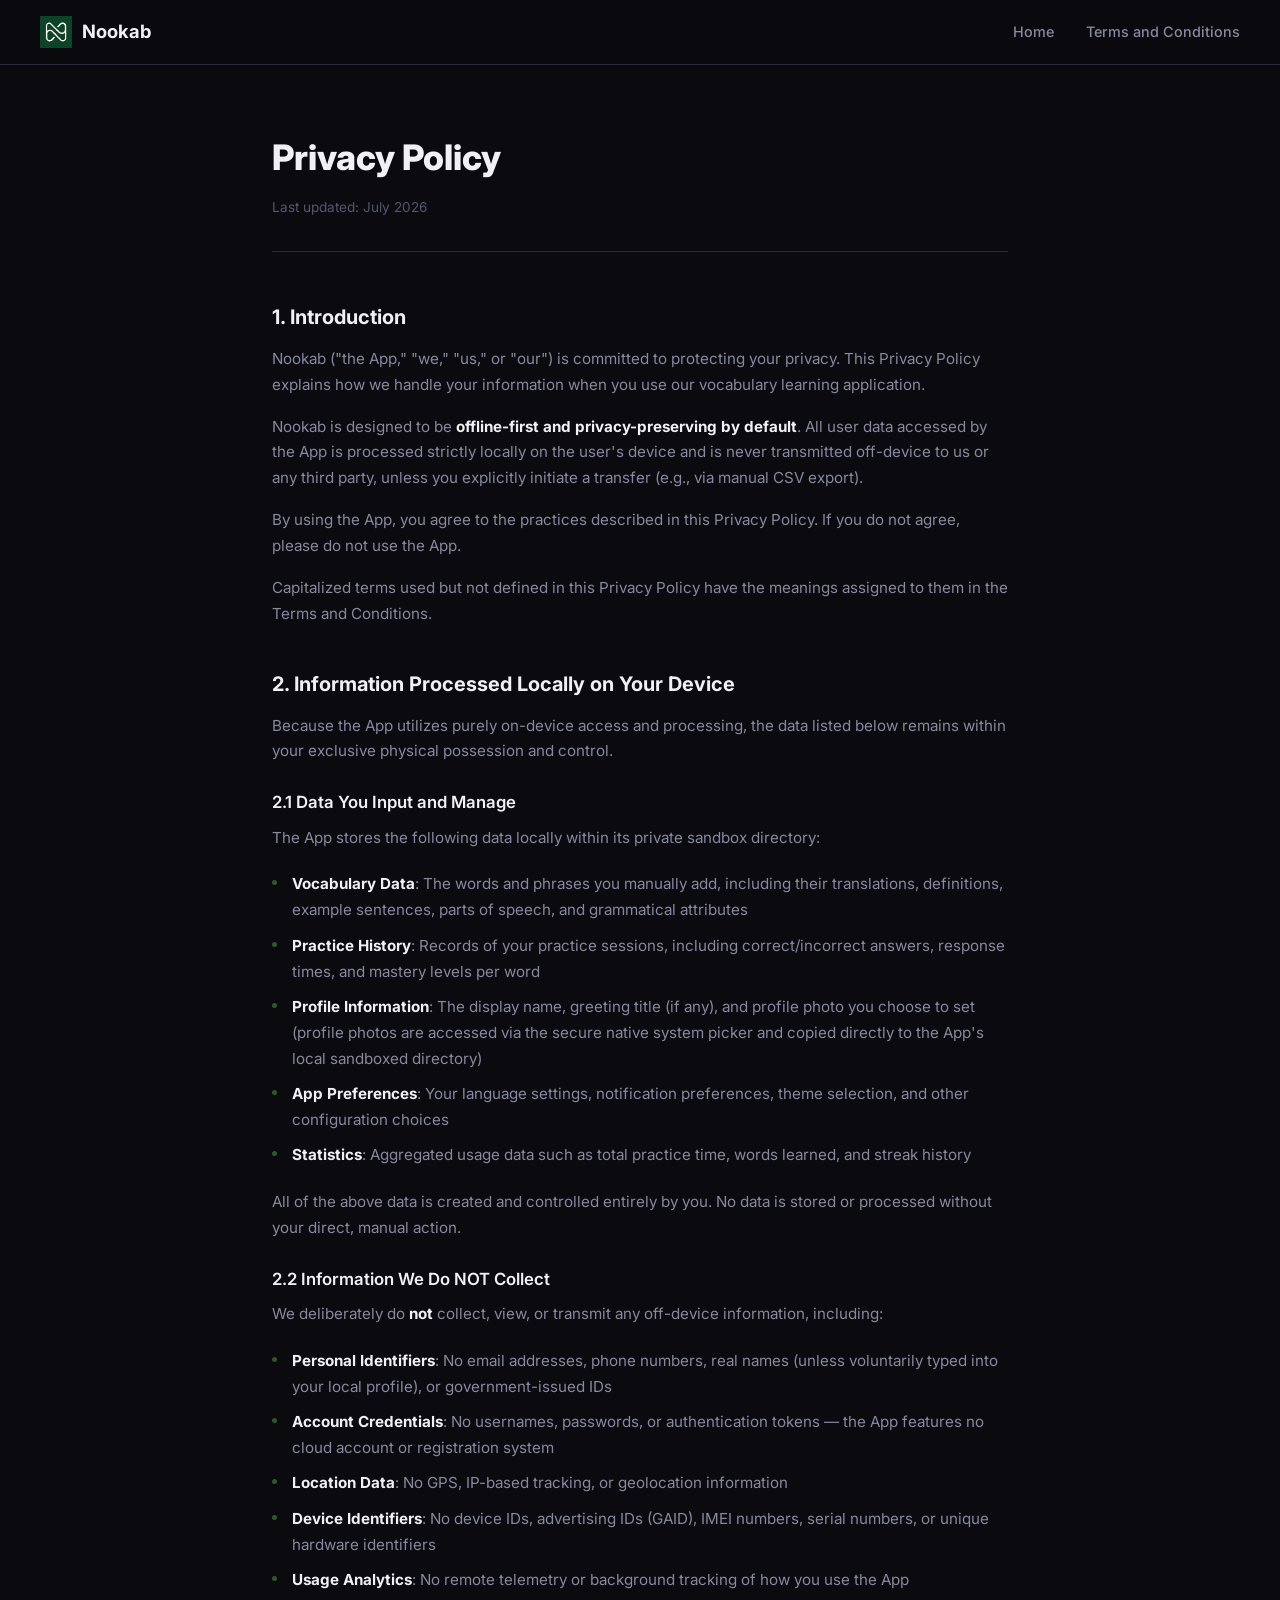
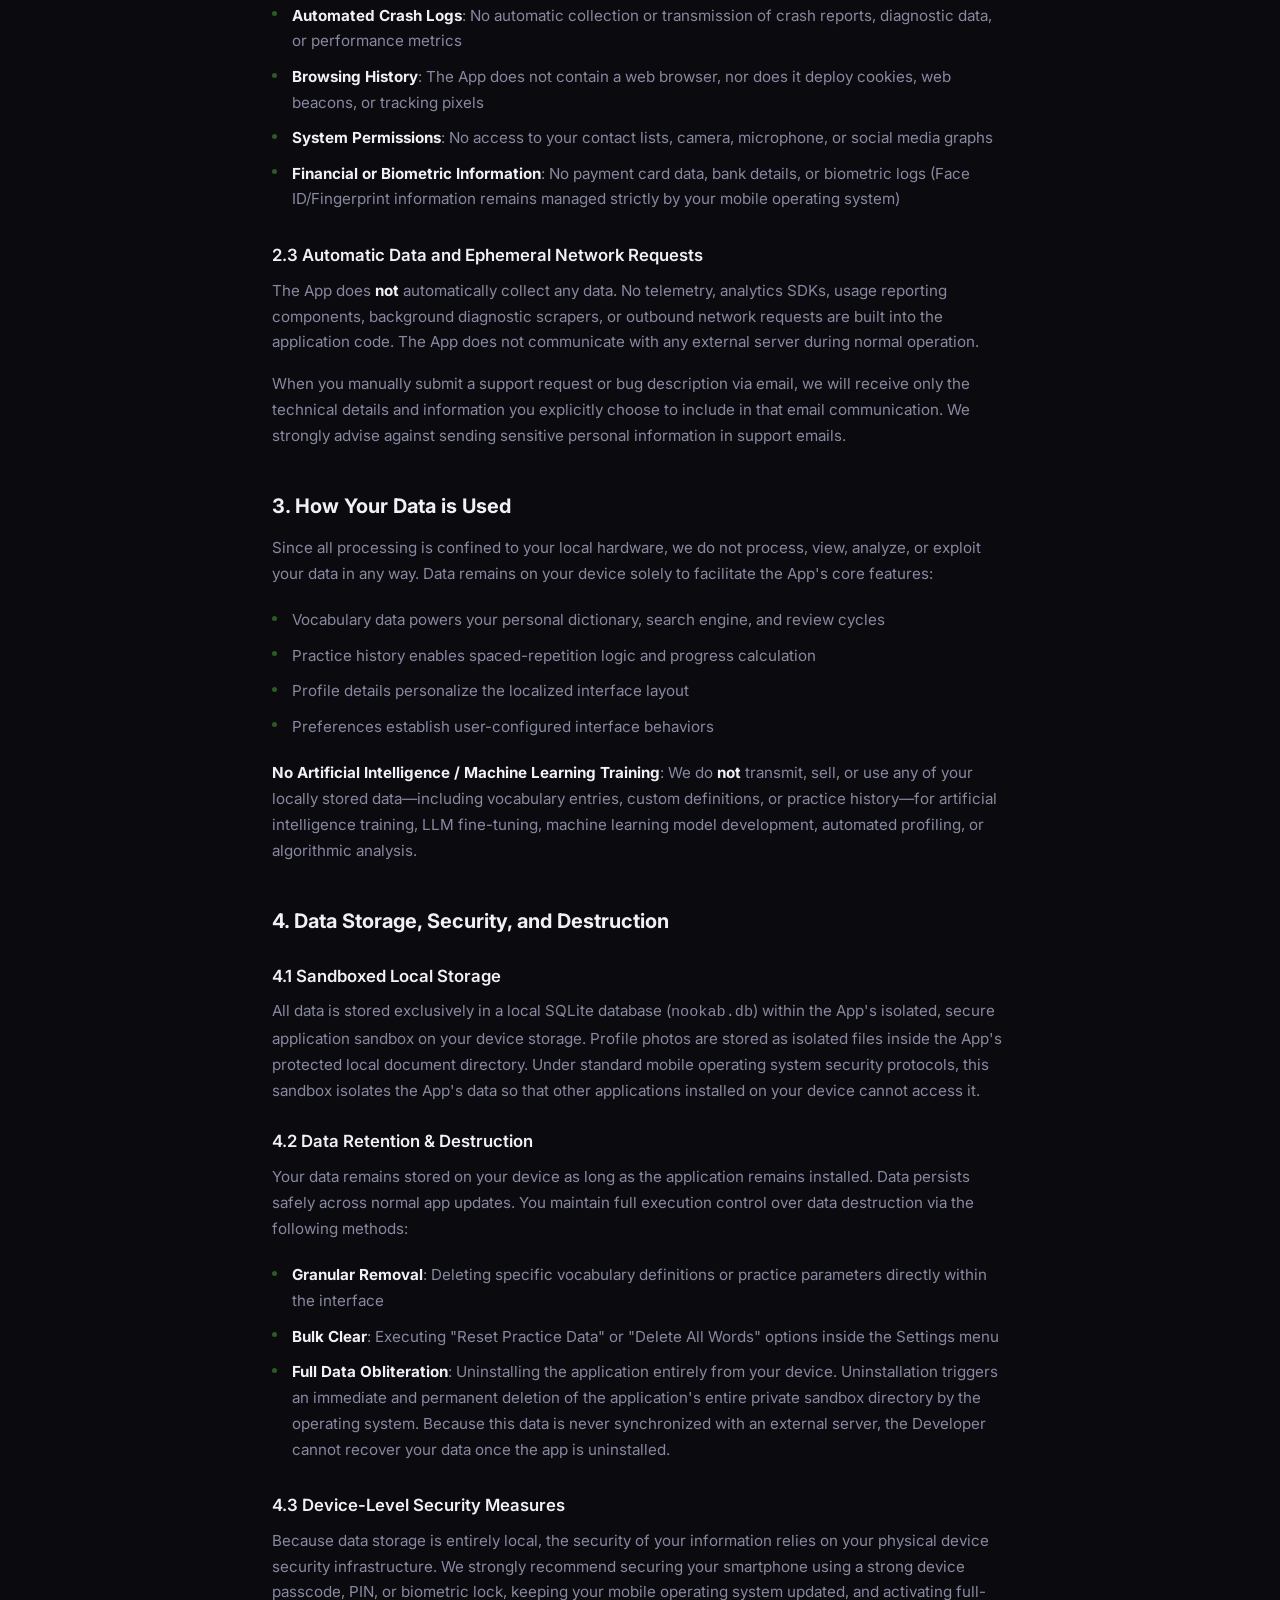
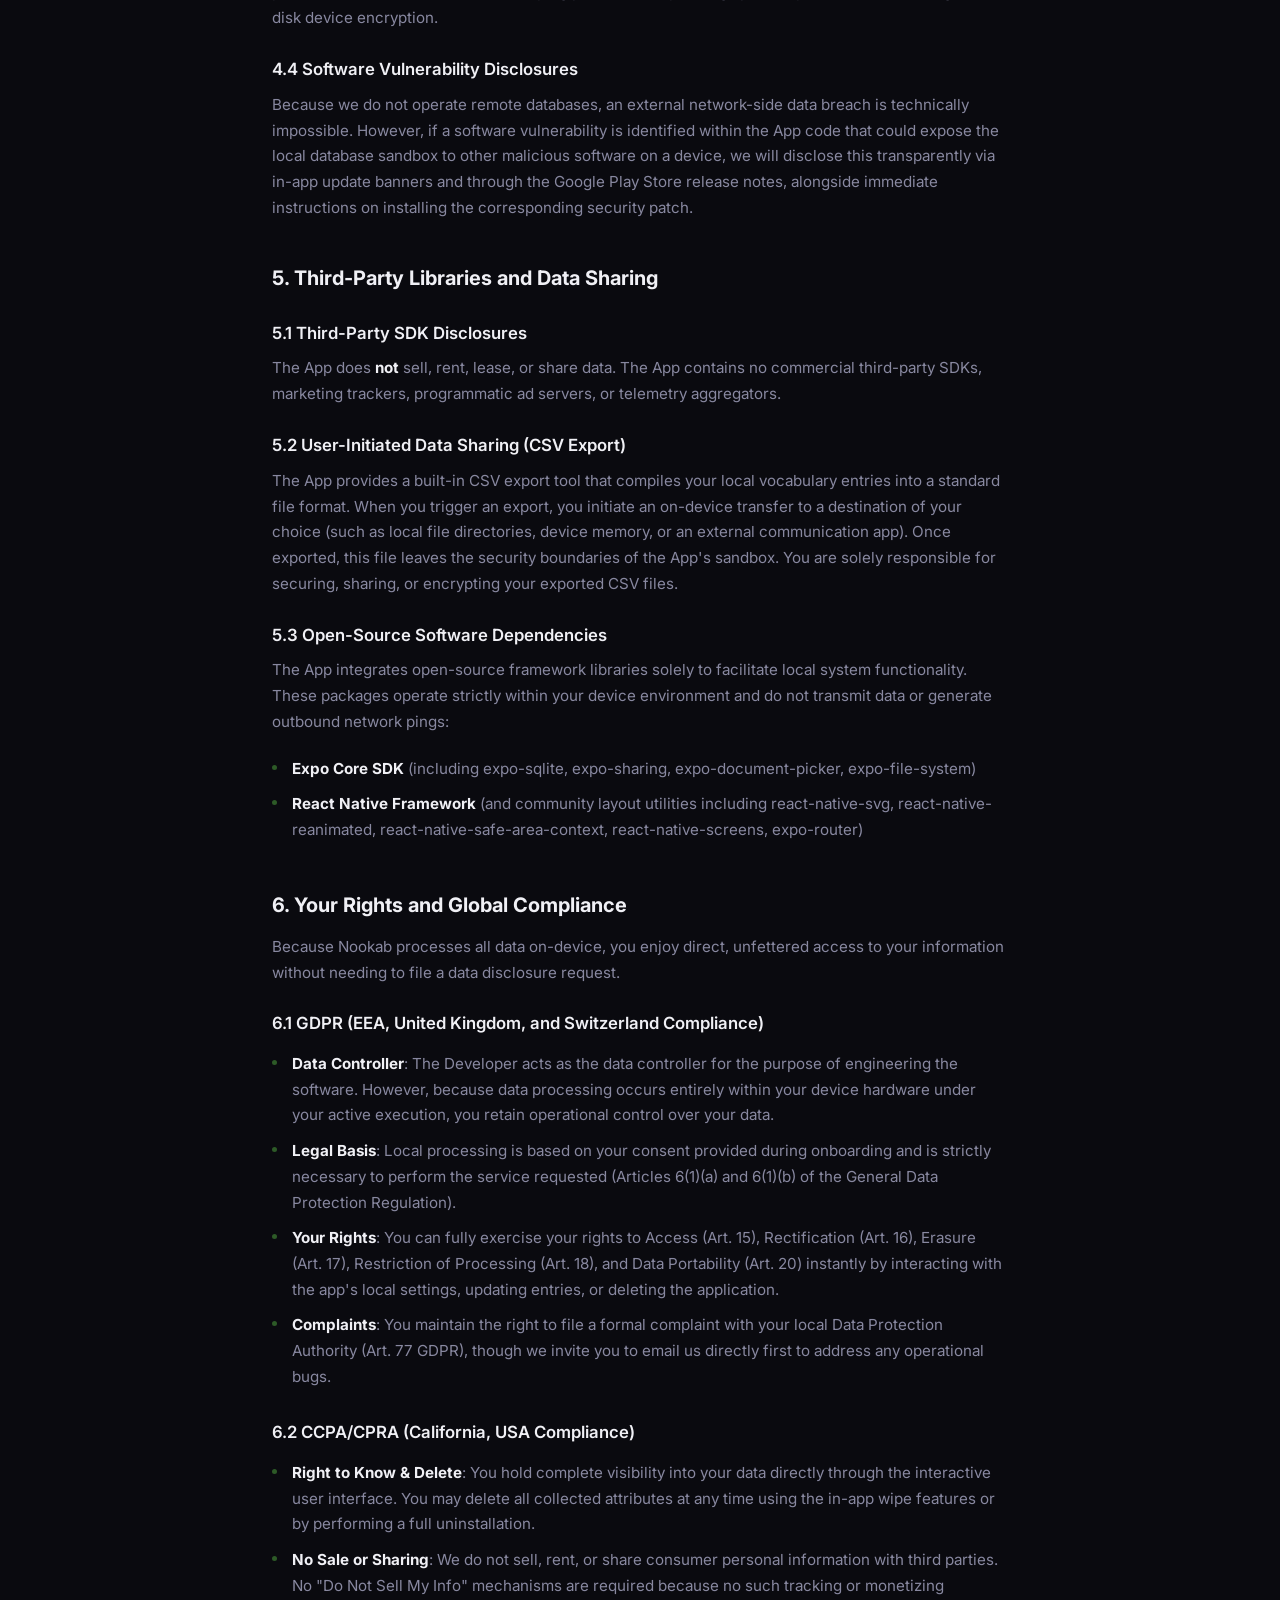
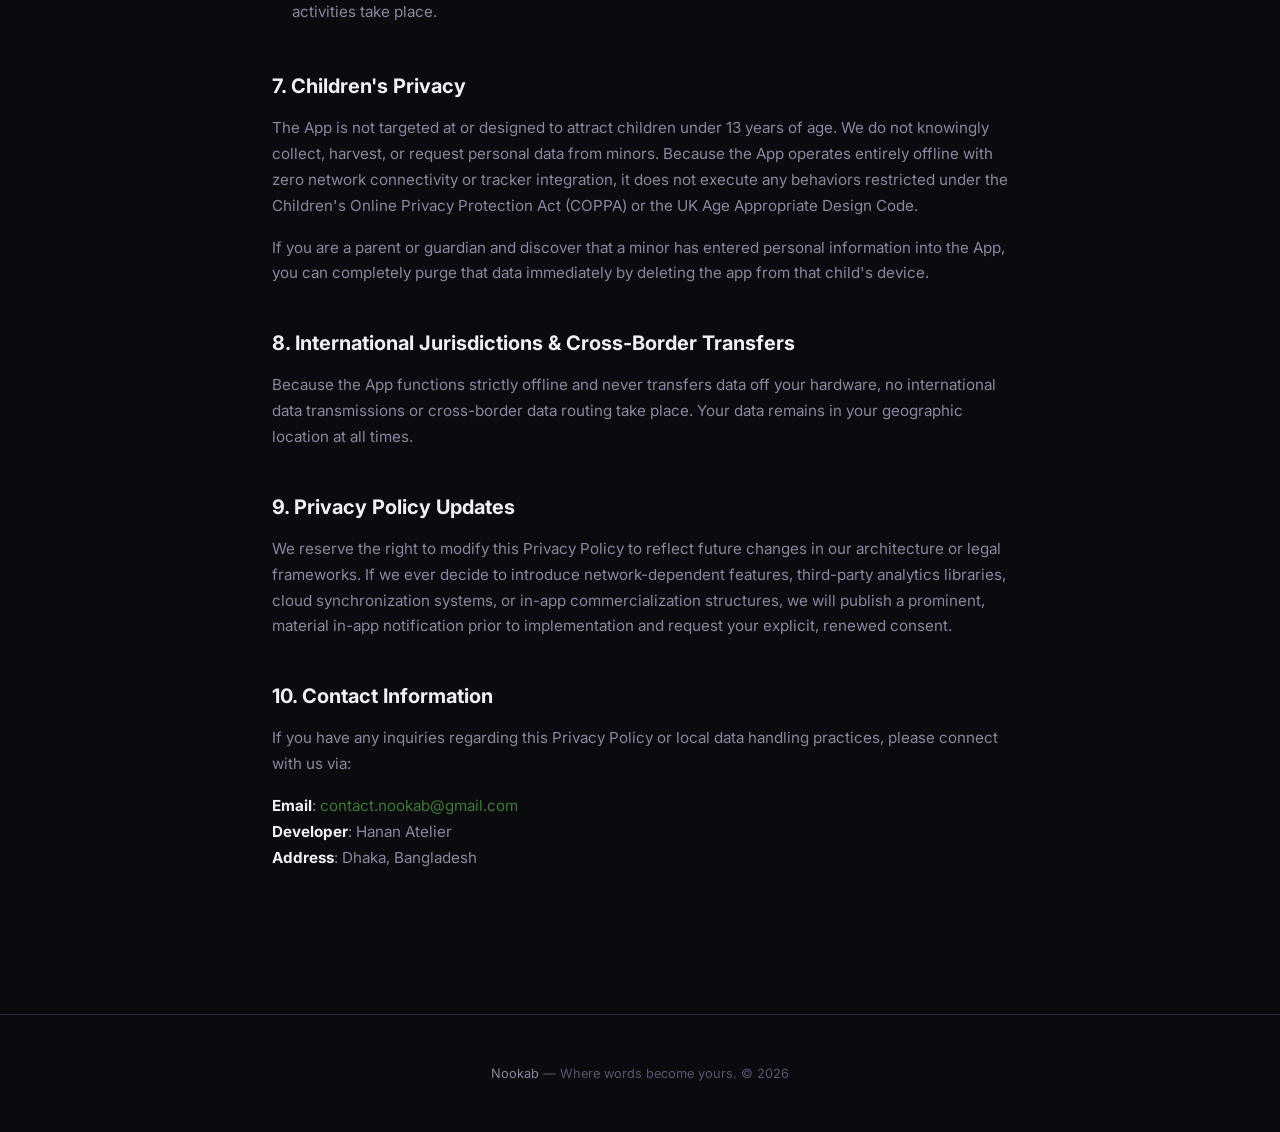
<file: privacy.html>
<!DOCTYPE html>
<html lang="en">

<head>
    <meta charset="UTF-8">
    <meta name="viewport" content="width=device-width, initial-scale=1.0">
    <title>Privacy Policy — Nookab</title>
    <link rel="icon" type="image/x-icon" href="icons/favicon.ico">
    <link rel="apple-touch-icon" href="icons/icon.png">
    <meta name="description" content="Nookab Privacy Policy. Learn how Nookab handles your data — offline-first, private by default.">
    <link rel="preconnect" href="https://fonts.googleapis.com">
    <link rel="preconnect" href="https://fonts.gstatic.com" crossorigin>
    <link href="https://fonts.googleapis.com/css2?family=Inter:wght@300;400;500;600;700;800&display=swap" rel="stylesheet">
    <style>
        :root {
            --primary: #2D5A27;
            --primary-dark: #1e4019;
            --primary-light: #3d7a34;
            --bg-dark: #0a0a0f;
            --bg-card: #12121a;
            --text-primary: #f0f0f5;
            --text-secondary: #8888a0;
            --text-muted: #555570;
            --border: #2a2a3a;
        }

        * {
            margin: 0;
            padding: 0;
            box-sizing: border-box;
        }

        body {
            font-family: 'Inter', -apple-system, BlinkMacSystemFont, sans-serif;
            background: var(--bg-dark);
            color: var(--text-primary);
            line-height: 1.7;
        }

        nav {
            position: fixed;
            top: 0;
            left: 0;
            right: 0;
            z-index: 1000;
            padding: 1rem 2rem;
            background: rgba(10, 10, 15, 0.85);
            backdrop-filter: blur(20px);
            border-bottom: 1px solid var(--border);
        }

        .nav-container {
            max-width: 1200px;
            margin: 0 auto;
            display: flex;
            align-items: center;
            justify-content: space-between;
        }

        .nav-logo {
            display: flex;
            align-items: center;
            gap: 0.6rem;
            text-decoration: none;
            color: var(--text-primary);
            font-weight: 700;
            font-size: 1.15rem;
        }

        .nav-links {
            display: flex;
            align-items: center;
            gap: 2rem;
        }

        .nav-links a {
            color: var(--text-secondary);
            text-decoration: none;
            font-size: 0.9rem;
            font-weight: 500;
            transition: color 0.2s;
        }

        .nav-links a:hover {
            color: var(--text-primary);
        }

        .legal-page {
            max-width: 800px;
            margin: 0 auto;
            padding: 8rem 2rem 4rem;
        }

        .legal-page h1 {
            font-size: 2.2rem;
            font-weight: 800;
            margin-bottom: 0.5rem;
            color: var(--text-primary);
        }

        .legal-page .last-updated {
            font-size: 0.85rem;
            color: var(--text-muted);
            margin-bottom: 3rem;
            padding-bottom: 2rem;
            border-bottom: 1px solid var(--border);
        }

        .legal-page hr {
            border: none;
            border-top: 1px solid var(--border);
            margin: 2rem 0;
        }

        .legal-page h2 {
            font-size: 1.25rem;
            font-weight: 700;
            color: var(--text-primary);
            margin-top: 2.5rem;
            margin-bottom: 0.75rem;
        }

        .legal-page h3 {
            font-size: 1.05rem;
            font-weight: 600;
            color: var(--text-primary);
            margin-top: 1.5rem;
            margin-bottom: 0.5rem;
        }

        .legal-page p {
            font-size: 0.95rem;
            color: var(--text-secondary);
            margin-bottom: 1rem;
        }

        .legal-page strong {
            color: var(--text-primary);
        }

        .legal-page ul,
        .legal-page ol {
            list-style: none;
            margin-bottom: 1rem;
        }

        .legal-page ul li,
        .legal-page ol li {
            font-size: 0.95rem;
            color: var(--text-secondary);
            padding: 0.3rem 0 0.3rem 1.25rem;
            position: relative;
        }

        .legal-page ul li::before {
            content: '';
            position: absolute;
            left: 0;
            top: 0.85rem;
            width: 5px;
            height: 5px;
            border-radius: 50%;
            background: var(--primary);
        }

        .legal-page a {
            color: var(--primary-light);
            text-decoration: none;
        }

        .legal-page a:hover {
            text-decoration: underline;
        }

        .privacy-highlight {
            background: rgba(45, 90, 39, 0.1);
            border-left: 3px solid var(--primary);
            padding: 1.25rem 1.5rem;
            border-radius: 0 8px 8px 0;
            margin: 1.5rem 0;
        }

        .privacy-highlight p {
            margin: 0;
        }

        footer {
            text-align: center;
            padding: 3rem 2rem;
            border-top: 1px solid var(--border);
            margin-top: 4rem;
        }

        footer p {
            font-size: 0.8rem;
            color: var(--text-muted);
        }

        footer a {
            color: var(--text-secondary);
            text-decoration: none;
        }

        footer a:hover {
            color: var(--text-primary);
        }
    </style>
</head>

<body>
    <nav>
        <div class="nav-container">
            <a href="index.html" class="nav-logo">
                <img src="images/nookab-green-vectorized.svg" alt="Nookab" width="32" height="32">
                <span>Nookab</span>
            </a>
            <div class="nav-links">
                <a href="index.html">Home</a>
                <a href="terms.html">Terms and Conditions</a>
            </div>
        </div>
    </nav>

    <main class="legal-page">
        <h1>Privacy Policy</h1>
        <p class="last-updated">Last updated: July 2026</p>

        <h2>1. Introduction</h2>
        <p>Nookab ("the App," "we," "us," or "our") is committed to protecting your privacy. This Privacy Policy explains how we handle your information when you use our vocabulary learning application.</p>
        <p>Nookab is designed to be <strong>offline-first and privacy-preserving by default</strong>. All user data accessed by the App is processed strictly locally on the user's device and is never transmitted off-device to us or any third party, unless you explicitly initiate a transfer (e.g., via manual CSV export).</p>
        <p>By using the App, you agree to the practices described in this Privacy Policy. If you do not agree, please do not use the App.</p>
        <p>Capitalized terms used but not defined in this Privacy Policy have the meanings assigned to them in the Terms and Conditions.</p>

        <h2>2. Information Processed Locally on Your Device</h2>
        <p>Because the App utilizes purely on-device access and processing, the data listed below remains within your exclusive physical possession and control.</p>

        <h3>2.1 Data You Input and Manage</h3>
        <p>The App stores the following data locally within its private sandbox directory:</p>
        <ul>
            <li><strong>Vocabulary Data</strong>: The words and phrases you manually add, including their translations, definitions, example sentences, parts of speech, and grammatical attributes</li>
            <li><strong>Practice History</strong>: Records of your practice sessions, including correct/incorrect answers, response times, and mastery levels per word</li>
            <li><strong>Profile Information</strong>: The display name, greeting title (if any), and profile photo you choose to set (profile photos are accessed via the secure native system picker and copied directly to the App's local sandboxed directory)</li>
            <li><strong>App Preferences</strong>: Your language settings, notification preferences, theme selection, and other configuration choices</li>
            <li><strong>Statistics</strong>: Aggregated usage data such as total practice time, words learned, and streak history</li>
        </ul>
        <p>All of the above data is created and controlled entirely by you. No data is stored or processed without your direct, manual action.</p>

        <h3>2.2 Information We Do NOT Collect</h3>
        <p>We deliberately do <strong>not</strong> collect, view, or transmit any off-device information, including:</p>
        <ul>
            <li><strong>Personal Identifiers</strong>: No email addresses, phone numbers, real names (unless voluntarily typed into your local profile), or government-issued IDs</li>
            <li><strong>Account Credentials</strong>: No usernames, passwords, or authentication tokens — the App features no cloud account or registration system</li>
            <li><strong>Location Data</strong>: No GPS, IP-based tracking, or geolocation information</li>
            <li><strong>Device Identifiers</strong>: No device IDs, advertising IDs (GAID), IMEI numbers, serial numbers, or unique hardware identifiers</li>
            <li><strong>Usage Analytics</strong>: No remote telemetry or background tracking of how you use the App</li>
            <li><strong>Automated Crash Logs</strong>: No automatic collection or transmission of crash reports, diagnostic data, or performance metrics</li>
            <li><strong>Browsing History</strong>: The App does not contain a web browser, nor does it deploy cookies, web beacons, or tracking pixels</li>
            <li><strong>System Permissions</strong>: No access to your contact lists, camera, microphone, or social media graphs</li>
            <li><strong>Financial or Biometric Information</strong>: No payment card data, bank details, or biometric logs (Face ID/Fingerprint information remains managed strictly by your mobile operating system)</li>
        </ul>

        <h3>2.3 Automatic Data and Ephemeral Network Requests</h3>
        <p>The App does <strong>not</strong> automatically collect any data. No telemetry, analytics SDKs, usage reporting components, background diagnostic scrapers, or outbound network requests are built into the application code. The App does not communicate with any external server during normal operation.</p>
        <p>When you manually submit a support request or bug description via email, we will receive only the technical details and information you explicitly choose to include in that email communication. We strongly advise against sending sensitive personal information in support emails.</p>

        <h2>3. How Your Data is Used</h2>
        <p>Since all processing is confined to your local hardware, we do not process, view, analyze, or exploit your data in any way. Data remains on your device solely to facilitate the App's core features:</p>
        <ul>
            <li>Vocabulary data powers your personal dictionary, search engine, and review cycles</li>
            <li>Practice history enables spaced-repetition logic and progress calculation</li>
            <li>Profile details personalize the localized interface layout</li>
            <li>Preferences establish user-configured interface behaviors</li>
        </ul>
        <p><strong>No Artificial Intelligence / Machine Learning Training</strong>: We do <strong>not</strong> transmit, sell, or use any of your locally stored data—including vocabulary entries, custom definitions, or practice history—for artificial intelligence training, LLM fine-tuning, machine learning model development, automated profiling, or algorithmic analysis.</p>

        <h2>4. Data Storage, Security, and Destruction</h2>

        <h3>4.1 Sandboxed Local Storage</h3>
        <p>All data is stored exclusively in a local SQLite database (<code>nookab.db</code>) within the App's isolated, secure application sandbox on your device storage. Profile photos are stored as isolated files inside the App's protected local document directory. Under standard mobile operating system security protocols, this sandbox isolates the App's data so that other applications installed on your device cannot access it.</p>

        <h3>4.2 Data Retention &amp; Destruction</h3>
        <p>Your data remains stored on your device as long as the application remains installed. Data persists safely across normal app updates. You maintain full execution control over data destruction via the following methods:</p>
        <ul>
            <li><strong>Granular Removal</strong>: Deleting specific vocabulary definitions or practice parameters directly within the interface</li>
            <li><strong>Bulk Clear</strong>: Executing "Reset Practice Data" or "Delete All Words" options inside the Settings menu</li>
            <li><strong>Full Data Obliteration</strong>: Uninstalling the application entirely from your device. Uninstallation triggers an immediate and permanent deletion of the application's entire private sandbox directory by the operating system. Because this data is never synchronized with an external server, the Developer cannot recover your data once the app is uninstalled.</li>
        </ul>

        <h3>4.3 Device-Level Security Measures</h3>
        <p>Because data storage is entirely local, the security of your information relies on your physical device security infrastructure. We strongly recommend securing your smartphone using a strong device passcode, PIN, or biometric lock, keeping your mobile operating system updated, and activating full-disk device encryption.</p>

        <h3>4.4 Software Vulnerability Disclosures</h3>
        <p>Because we do not operate remote databases, an external network-side data breach is technically impossible. However, if a software vulnerability is identified within the App code that could expose the local database sandbox to other malicious software on a device, we will disclose this transparently via in-app update banners and through the Google Play Store release notes, alongside immediate instructions on installing the corresponding security patch.</p>

        <h2>5. Third-Party Libraries and Data Sharing</h2>

        <h3>5.1 Third-Party SDK Disclosures</h3>
        <p>The App does <strong>not</strong> sell, rent, lease, or share data. The App contains no commercial third-party SDKs, marketing trackers, programmatic ad servers, or telemetry aggregators.</p>

        <h3>5.2 User-Initiated Data Sharing (CSV Export)</h3>
        <p>The App provides a built-in CSV export tool that compiles your local vocabulary entries into a standard file format. When you trigger an export, you initiate an on-device transfer to a destination of your choice (such as local file directories, device memory, or an external communication app). Once exported, this file leaves the security boundaries of the App's sandbox. You are solely responsible for securing, sharing, or encrypting your exported CSV files.</p>

        <h3>5.3 Open-Source Software Dependencies</h3>
        <p>The App integrates open-source framework libraries solely to facilitate local system functionality. These packages operate strictly within your device environment and do not transmit data or generate outbound network pings:</p>
        <ul>
            <li><strong>Expo Core SDK</strong> (including expo-sqlite, expo-sharing, expo-document-picker, expo-file-system)</li>
            <li><strong>React Native Framework</strong> (and community layout utilities including react-native-svg, react-native-reanimated, react-native-safe-area-context, react-native-screens, expo-router)</li>
        </ul>

        <h2>6. Your Rights and Global Compliance</h2>
        <p>Because Nookab processes all data on-device, you enjoy direct, unfettered access to your information without needing to file a data disclosure request.</p>

        <h3>6.1 GDPR (EEA, United Kingdom, and Switzerland Compliance)</h3>
        <ul>
            <li><strong>Data Controller</strong>: The Developer acts as the data controller for the purpose of engineering the software. However, because data processing occurs entirely within your device hardware under your active execution, you retain operational control over your data.</li>
            <li><strong>Legal Basis</strong>: Local processing is based on your consent provided during onboarding and is strictly necessary to perform the service requested (Articles 6(1)(a) and 6(1)(b) of the General Data Protection Regulation).</li>
            <li><strong>Your Rights</strong>: You can fully exercise your rights to Access (Art. 15), Rectification (Art. 16), Erasure (Art. 17), Restriction of Processing (Art. 18), and Data Portability (Art. 20) instantly by interacting with the app's local settings, updating entries, or deleting the application.</li>
            <li><strong>Complaints</strong>: You maintain the right to file a formal complaint with your local Data Protection Authority (Art. 77 GDPR), though we invite you to email us directly first to address any operational bugs.</li>
        </ul>

        <h3>6.2 CCPA/CPRA (California, USA Compliance)</h3>
        <ul>
            <li><strong>Right to Know &amp; Delete</strong>: You hold complete visibility into your data directly through the interactive user interface. You may delete all collected attributes at any time using the in-app wipe features or by performing a full uninstallation.</li>
            <li><strong>No Sale or Sharing</strong>: We do not sell, rent, or share consumer personal information with third parties. No "Do Not Sell My Info" mechanisms are required because no such tracking or monetizing activities take place.</li>
        </ul>

        <h2>7. Children's Privacy</h2>
        <p>The App is not targeted at or designed to attract children under 13 years of age. We do not knowingly collect, harvest, or request personal data from minors. Because the App operates entirely offline with zero network connectivity or tracker integration, it does not execute any behaviors restricted under the Children's Online Privacy Protection Act (COPPA) or the UK Age Appropriate Design Code.</p>
        <p>If you are a parent or guardian and discover that a minor has entered personal information into the App, you can completely purge that data immediately by deleting the app from that child's device.</p>

        <h2>8. International Jurisdictions &amp; Cross-Border Transfers</h2>
        <p>Because the App functions strictly offline and never transfers data off your hardware, no international data transmissions or cross-border data routing take place. Your data remains in your geographic location at all times.</p>

        <h2>9. Privacy Policy Updates</h2>
        <p>We reserve the right to modify this Privacy Policy to reflect future changes in our architecture or legal frameworks. If we ever decide to introduce network-dependent features, third-party analytics libraries, cloud synchronization systems, or in-app commercialization structures, we will publish a prominent, material in-app notification prior to implementation and request your explicit, renewed consent.</p>

        <h2>10. Contact Information</h2>
        <p>If you have any inquiries regarding this Privacy Policy or local data handling practices, please connect with us via:</p>
        <p><strong>Email</strong>: <a href="mailto:contact.nookab@gmail.com">contact.nookab@gmail.com</a><br>
        <strong>Developer</strong>: Hanan Atelier<br>
        <strong>Address</strong>: Dhaka, Bangladesh</p>
    </main>

    <footer>
        <p><a href="index.html">Nookab</a> &mdash; Where words become yours. &copy; 2026</p>
    </footer>
</body>

</html>
</file>
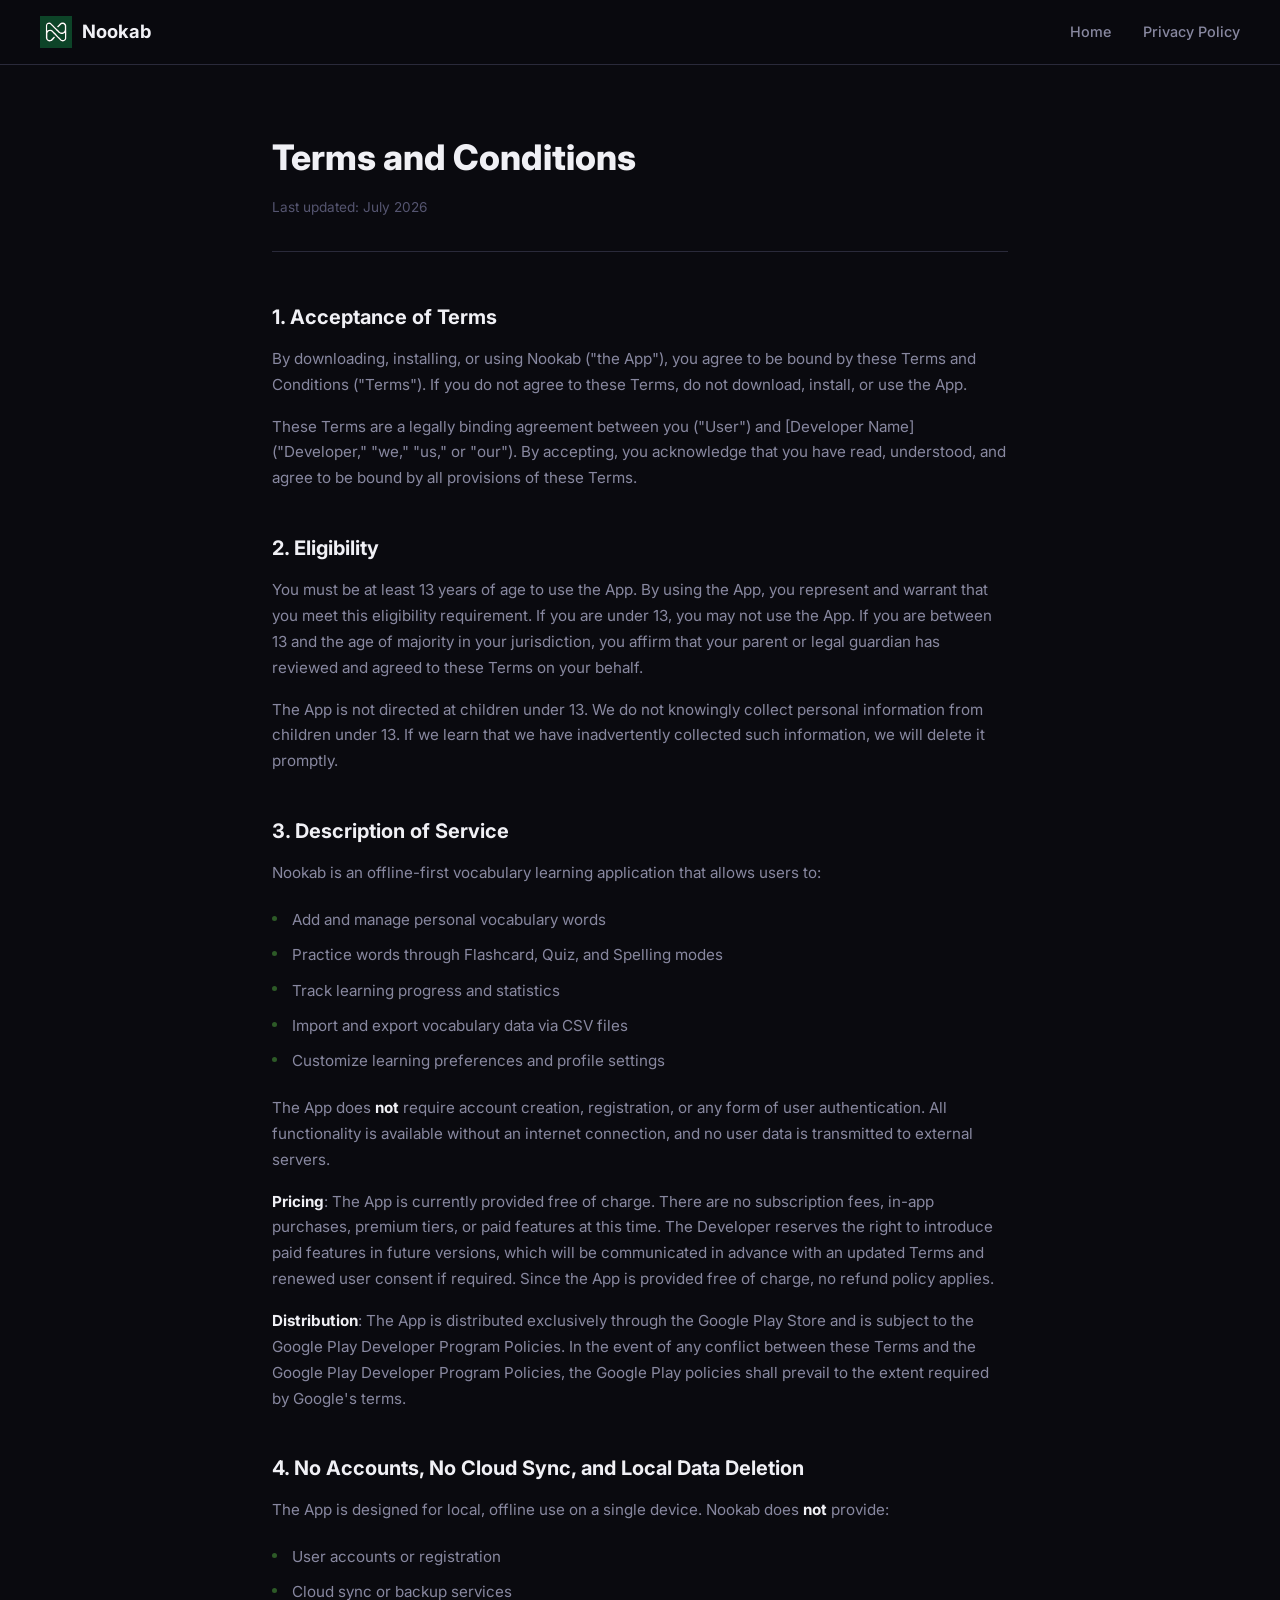
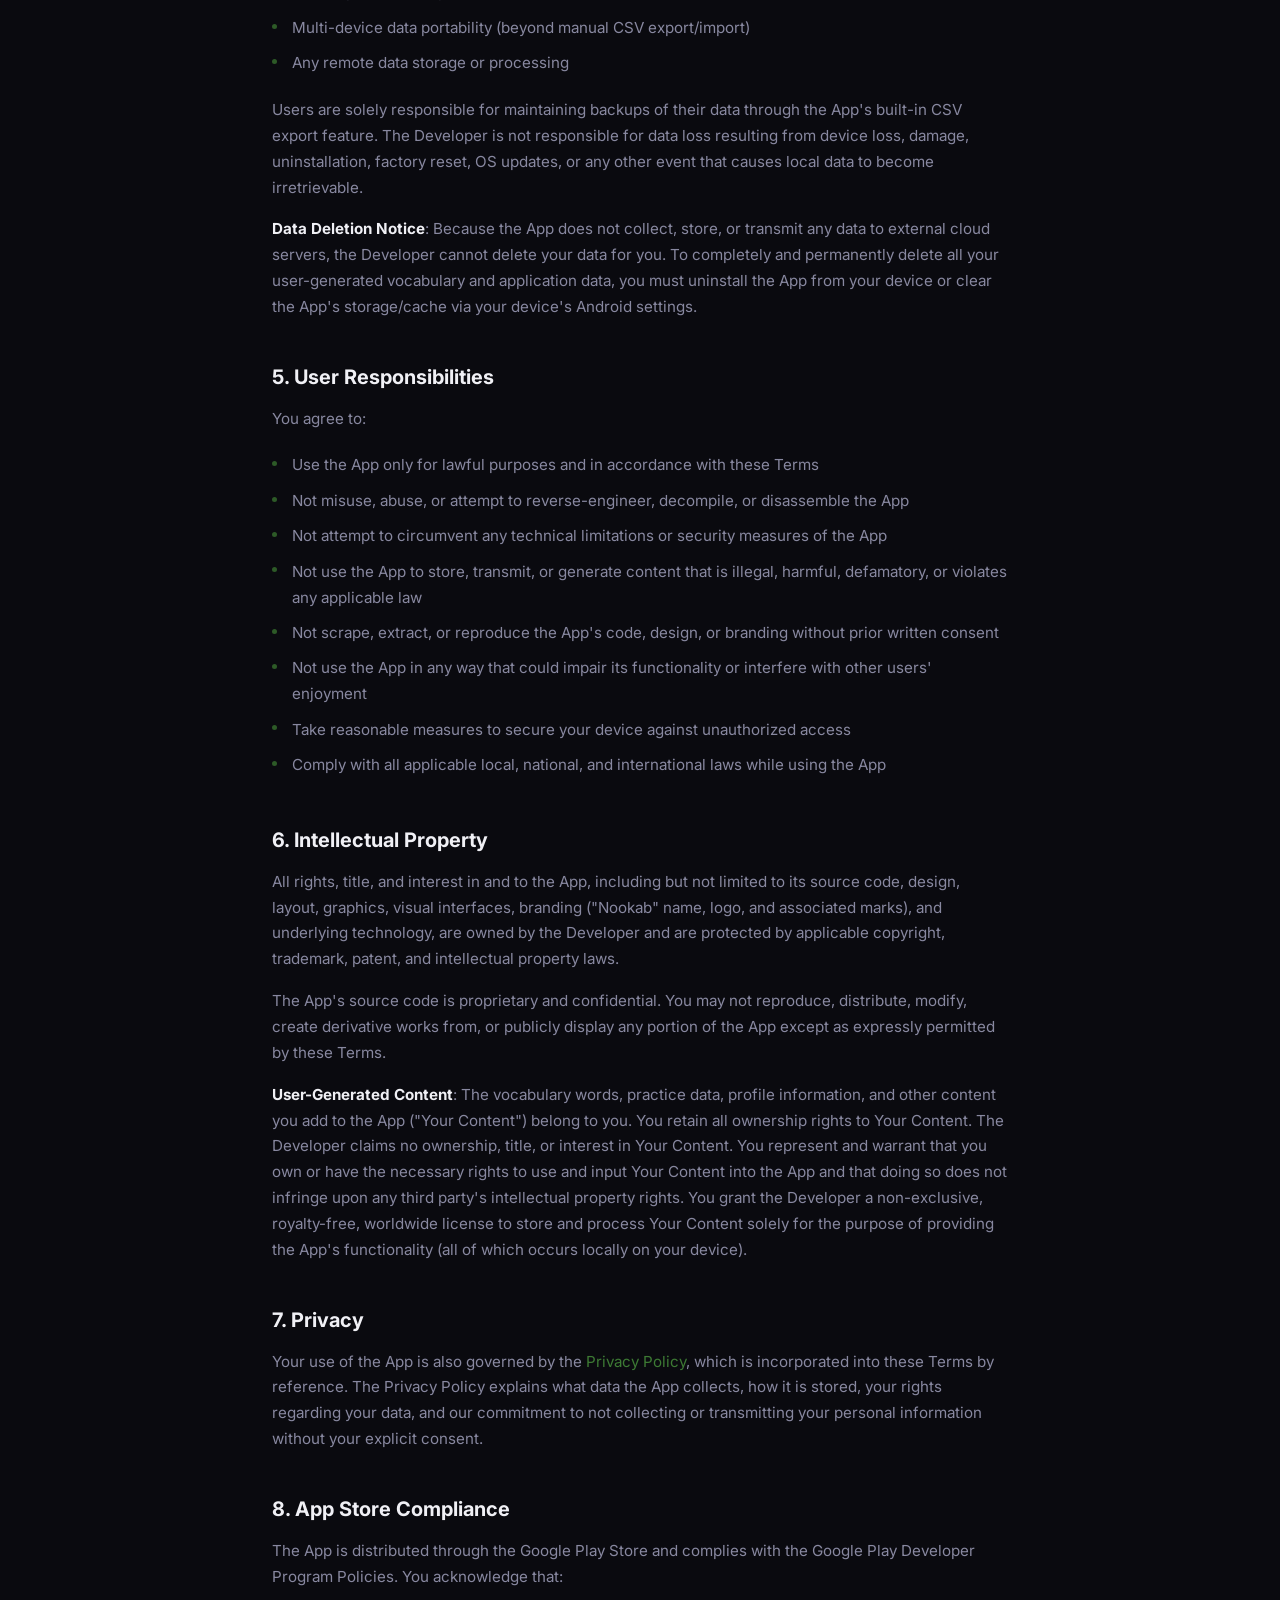
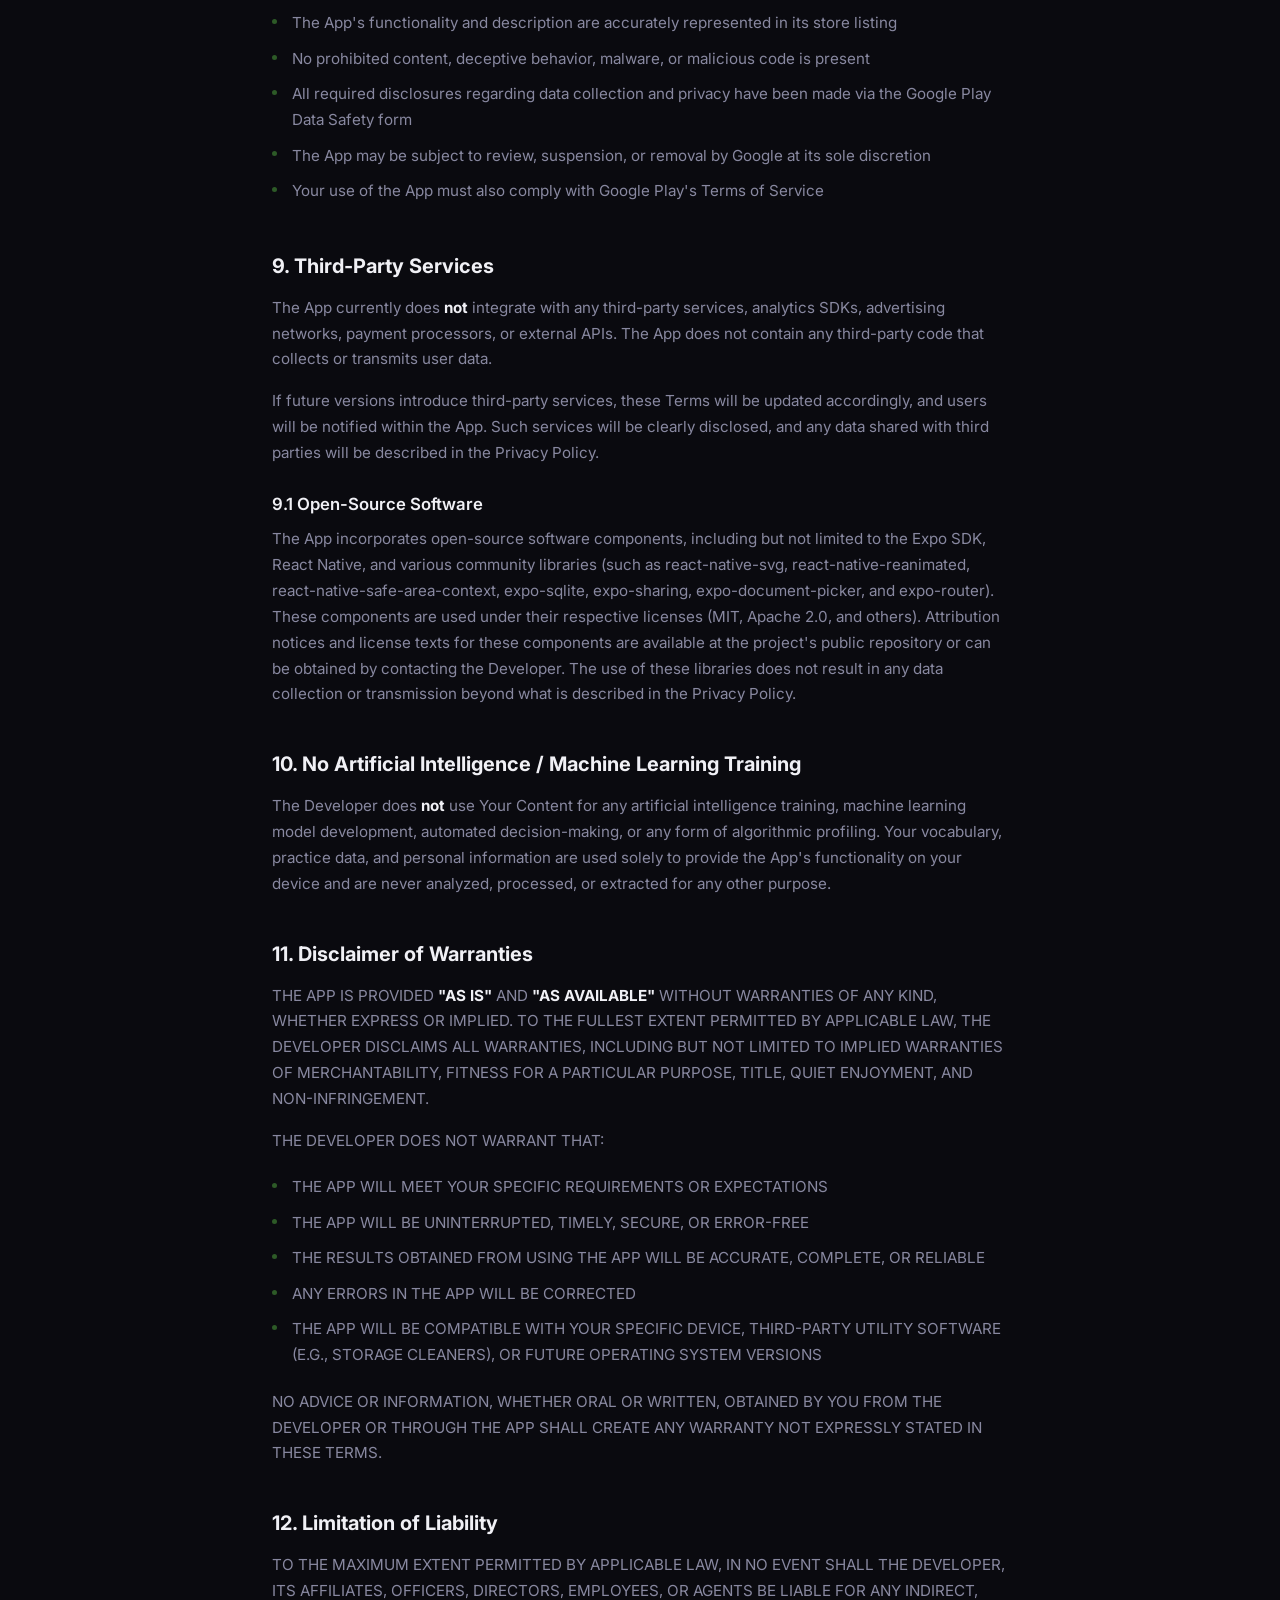
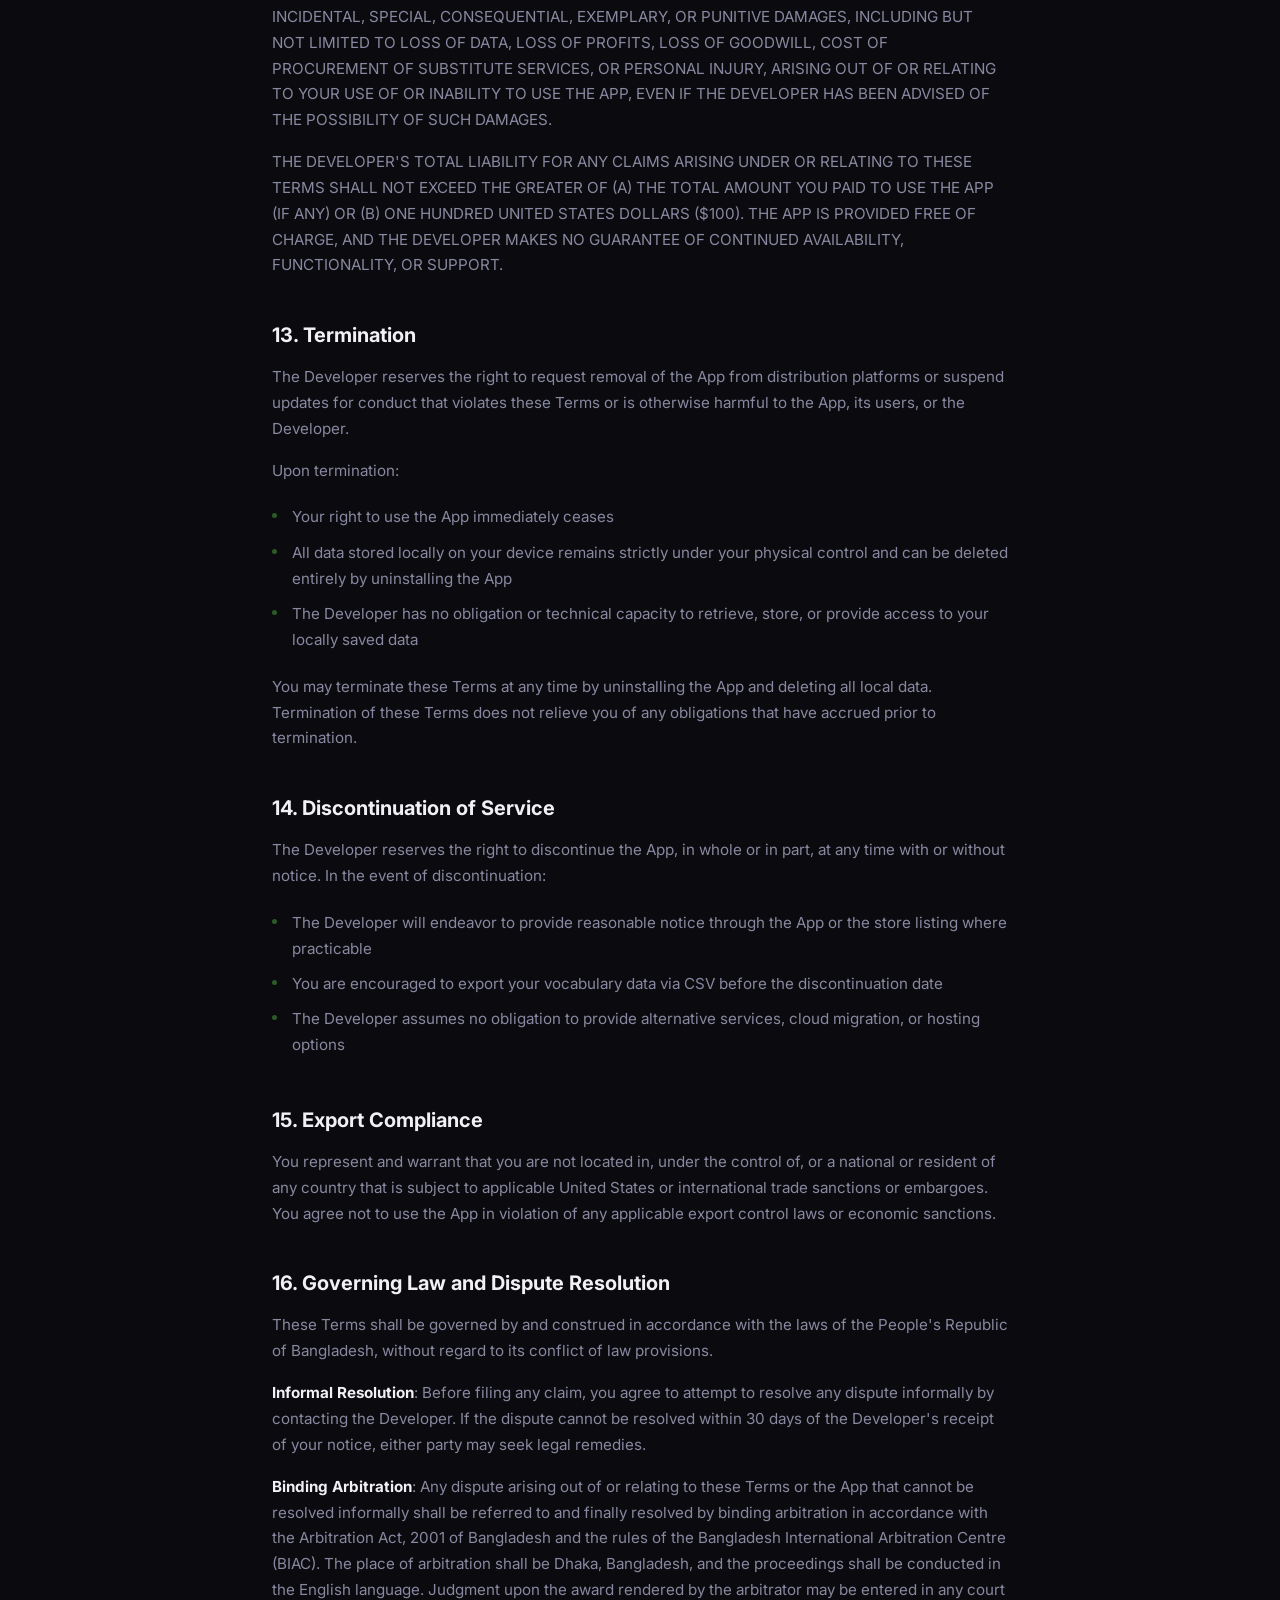
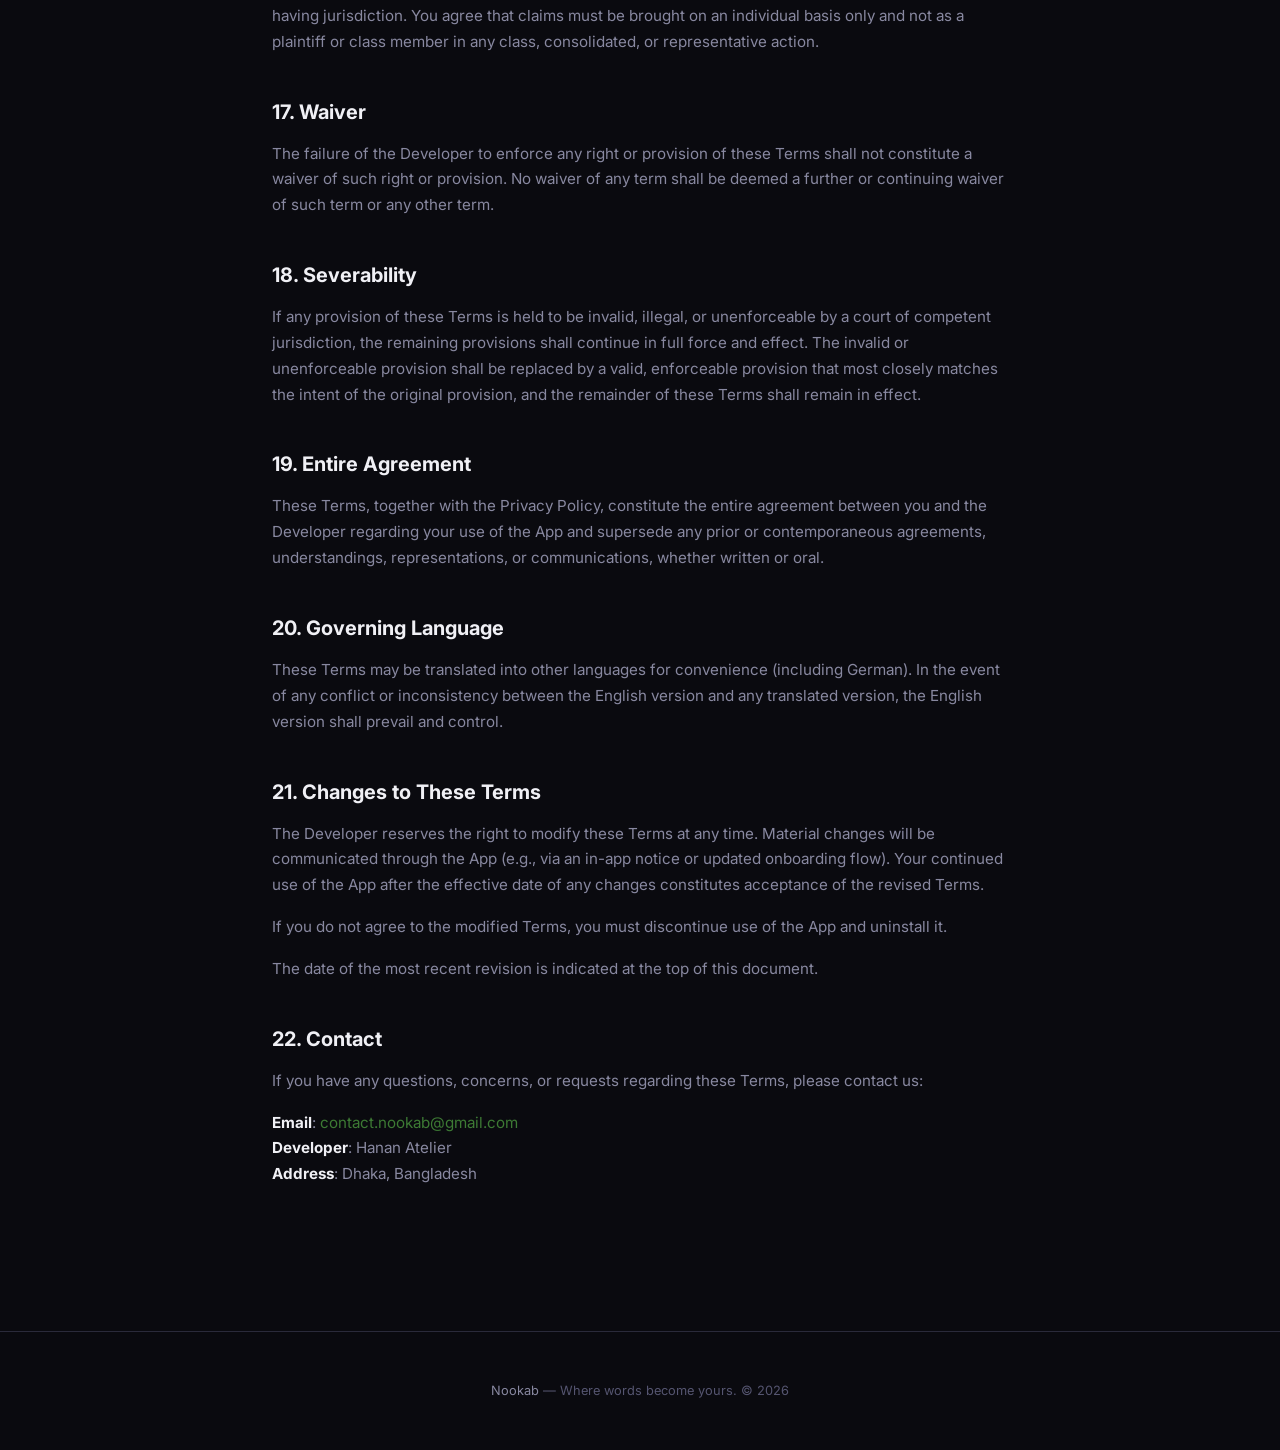
<file: terms.html>
<!DOCTYPE html>
<html lang="en">

<head>
    <meta charset="UTF-8">
    <meta name="viewport" content="width=device-width, initial-scale=1.0">
    <title>Terms and Conditions — Nookab</title>
    <link rel="icon" type="image/x-icon" href="icons/favicon.ico">
    <link rel="apple-touch-icon" href="icons/icon.png">
    <meta name="description" content="Nookab Terms and Conditions. Read the terms governing use of the Nookab vocabulary companion app.">
    <link rel="preconnect" href="https://fonts.googleapis.com">
    <link rel="preconnect" href="https://fonts.gstatic.com" crossorigin>
    <link href="https://fonts.googleapis.com/css2?family=Inter:wght@300;400;500;600;700;800&display=swap" rel="stylesheet">
    <style>
        :root {
            --primary: #2D5A27;
            --primary-dark: #1e4019;
            --primary-light: #3d7a34;
            --bg-dark: #0a0a0f;
            --bg-card: #12121a;
            --text-primary: #f0f0f5;
            --text-secondary: #8888a0;
            --text-muted: #555570;
            --border: #2a2a3a;
        }

        * {
            margin: 0;
            padding: 0;
            box-sizing: border-box;
        }

        body {
            font-family: 'Inter', -apple-system, BlinkMacSystemFont, sans-serif;
            background: var(--bg-dark);
            color: var(--text-primary);
            line-height: 1.7;
        }

        nav {
            position: fixed;
            top: 0;
            left: 0;
            right: 0;
            z-index: 1000;
            padding: 1rem 2rem;
            background: rgba(10, 10, 15, 0.85);
            backdrop-filter: blur(20px);
            border-bottom: 1px solid var(--border);
        }

        .nav-container {
            max-width: 1200px;
            margin: 0 auto;
            display: flex;
            align-items: center;
            justify-content: space-between;
        }

        .nav-logo {
            display: flex;
            align-items: center;
            gap: 0.6rem;
            text-decoration: none;
            color: var(--text-primary);
            font-weight: 700;
            font-size: 1.15rem;
        }

        .nav-links {
            display: flex;
            align-items: center;
            gap: 2rem;
        }

        .nav-links a {
            color: var(--text-secondary);
            text-decoration: none;
            font-size: 0.9rem;
            font-weight: 500;
            transition: color 0.2s;
        }

        .nav-links a:hover {
            color: var(--text-primary);
        }

        .legal-page {
            max-width: 800px;
            margin: 0 auto;
            padding: 8rem 2rem 4rem;
        }

        .legal-page h1 {
            font-size: 2.2rem;
            font-weight: 800;
            margin-bottom: 0.5rem;
            color: var(--text-primary);
        }

        .legal-page .last-updated {
            font-size: 0.85rem;
            color: var(--text-muted);
            margin-bottom: 3rem;
            padding-bottom: 2rem;
            border-bottom: 1px solid var(--border);
        }

        .legal-page hr {
            border: none;
            border-top: 1px solid var(--border);
            margin: 2rem 0;
        }

        .legal-page h2 {
            font-size: 1.25rem;
            font-weight: 700;
            color: var(--text-primary);
            margin-top: 2.5rem;
            margin-bottom: 0.75rem;
        }

        .legal-page h3 {
            font-size: 1.05rem;
            font-weight: 600;
            color: var(--text-primary);
            margin-top: 1.5rem;
            margin-bottom: 0.5rem;
        }

        .legal-page p {
            font-size: 0.95rem;
            color: var(--text-secondary);
            margin-bottom: 1rem;
        }

        .legal-page strong {
            color: var(--text-primary);
        }

        .legal-page ul,
        .legal-page ol {
            list-style: none;
            margin-bottom: 1rem;
        }

        .legal-page ul li,
        .legal-page ol li {
            font-size: 0.95rem;
            color: var(--text-secondary);
            padding: 0.3rem 0 0.3rem 1.25rem;
            position: relative;
        }

        .legal-page ul li::before {
            content: '';
            position: absolute;
            left: 0;
            top: 0.85rem;
            width: 5px;
            height: 5px;
            border-radius: 50%;
            background: var(--primary);
        }

        .legal-page a {
            color: var(--primary-light);
            text-decoration: none;
        }

        .legal-page a:hover {
            text-decoration: underline;
        }

        footer {
            text-align: center;
            padding: 3rem 2rem;
            border-top: 1px solid var(--border);
            margin-top: 4rem;
        }

        footer p {
            font-size: 0.8rem;
            color: var(--text-muted);
        }

        footer a {
            color: var(--text-secondary);
            text-decoration: none;
        }

        footer a:hover {
            color: var(--text-primary);
        }
    </style>
</head>

<body>
    <nav>
        <div class="nav-container">
            <a href="index.html" class="nav-logo">
                <img src="images/nookab-green-vectorized.svg" alt="Nookab" width="32" height="32">
                <span>Nookab</span>
            </a>
            <div class="nav-links">
                <a href="index.html">Home</a>
                <a href="privacy.html">Privacy Policy</a>
            </div>
        </div>
    </nav>

    <main class="legal-page">
        <h1>Terms and Conditions</h1>
        <p class="last-updated">Last updated: July 2026</p>

        <h2>1. Acceptance of Terms</h2>
        <p>By downloading, installing, or using Nookab ("the App"), you agree to be bound by these Terms and Conditions ("Terms"). If you do not agree to these Terms, do not download, install, or use the App.</p>
        <p>These Terms are a legally binding agreement between you ("User") and [Developer Name] ("Developer," "we," "us," or "our"). By accepting, you acknowledge that you have read, understood, and agree to be bound by all provisions of these Terms.</p>

        <h2>2. Eligibility</h2>
        <p>You must be at least 13 years of age to use the App. By using the App, you represent and warrant that you meet this eligibility requirement. If you are under 13, you may not use the App. If you are between 13 and the age of majority in your jurisdiction, you affirm that your parent or legal guardian has reviewed and agreed to these Terms on your behalf.</p>
        <p>The App is not directed at children under 13. We do not knowingly collect personal information from children under 13. If we learn that we have inadvertently collected such information, we will delete it promptly.</p>

        <h2>3. Description of Service</h2>
        <p>Nookab is an offline-first vocabulary learning application that allows users to:</p>
        <ul>
            <li>Add and manage personal vocabulary words</li>
            <li>Practice words through Flashcard, Quiz, and Spelling modes</li>
            <li>Track learning progress and statistics</li>
            <li>Import and export vocabulary data via CSV files</li>
            <li>Customize learning preferences and profile settings</li>
        </ul>
        <p>The App does <strong>not</strong> require account creation, registration, or any form of user authentication. All functionality is available without an internet connection, and no user data is transmitted to external servers.</p>
        <p><strong>Pricing</strong>: The App is currently provided free of charge. There are no subscription fees, in-app purchases, premium tiers, or paid features at this time. The Developer reserves the right to introduce paid features in future versions, which will be communicated in advance with an updated Terms and renewed user consent if required. Since the App is provided free of charge, no refund policy applies.</p>
        <p><strong>Distribution</strong>: The App is distributed exclusively through the Google Play Store and is subject to the Google Play Developer Program Policies. In the event of any conflict between these Terms and the Google Play Developer Program Policies, the Google Play policies shall prevail to the extent required by Google's terms.</p>

        <h2>4. No Accounts, No Cloud Sync, and Local Data Deletion</h2>
        <p>The App is designed for local, offline use on a single device. Nookab does <strong>not</strong> provide:</p>
        <ul>
            <li>User accounts or registration</li>
            <li>Cloud sync or backup services</li>
            <li>Multi-device data portability (beyond manual CSV export/import)</li>
            <li>Any remote data storage or processing</li>
        </ul>
        <p>Users are solely responsible for maintaining backups of their data through the App's built-in CSV export feature. The Developer is not responsible for data loss resulting from device loss, damage, uninstallation, factory reset, OS updates, or any other event that causes local data to become irretrievable.</p>
        <p><strong>Data Deletion Notice</strong>: Because the App does not collect, store, or transmit any data to external cloud servers, the Developer cannot delete your data for you. To completely and permanently delete all your user-generated vocabulary and application data, you must uninstall the App from your device or clear the App's storage/cache via your device's Android settings.</p>

        <h2>5. User Responsibilities</h2>
        <p>You agree to:</p>
        <ul>
            <li>Use the App only for lawful purposes and in accordance with these Terms</li>
            <li>Not misuse, abuse, or attempt to reverse-engineer, decompile, or disassemble the App</li>
            <li>Not attempt to circumvent any technical limitations or security measures of the App</li>
            <li>Not use the App to store, transmit, or generate content that is illegal, harmful, defamatory, or violates any applicable law</li>
            <li>Not scrape, extract, or reproduce the App's code, design, or branding without prior written consent</li>
            <li>Not use the App in any way that could impair its functionality or interfere with other users' enjoyment</li>
            <li>Take reasonable measures to secure your device against unauthorized access</li>
            <li>Comply with all applicable local, national, and international laws while using the App</li>
        </ul>

        <h2>6. Intellectual Property</h2>
        <p>All rights, title, and interest in and to the App, including but not limited to its source code, design, layout, graphics, visual interfaces, branding ("Nookab" name, logo, and associated marks), and underlying technology, are owned by the Developer and are protected by applicable copyright, trademark, patent, and intellectual property laws.</p>
        <p>The App's source code is proprietary and confidential. You may not reproduce, distribute, modify, create derivative works from, or publicly display any portion of the App except as expressly permitted by these Terms.</p>
        <p><strong>User-Generated Content</strong>: The vocabulary words, practice data, profile information, and other content you add to the App ("Your Content") belong to you. You retain all ownership rights to Your Content. The Developer claims no ownership, title, or interest in Your Content. You represent and warrant that you own or have the necessary rights to use and input Your Content into the App and that doing so does not infringe upon any third party's intellectual property rights. You grant the Developer a non-exclusive, royalty-free, worldwide license to store and process Your Content solely for the purpose of providing the App's functionality (all of which occurs locally on your device).</p>

        <h2>7. Privacy</h2>
        <p>Your use of the App is also governed by the <a href="privacy.html">Privacy Policy</a>, which is incorporated into these Terms by reference. The Privacy Policy explains what data the App collects, how it is stored, your rights regarding your data, and our commitment to not collecting or transmitting your personal information without your explicit consent.</p>

        <h2>8. App Store Compliance</h2>
        <p>The App is distributed through the Google Play Store and complies with the Google Play Developer Program Policies. You acknowledge that:</p>
        <ul>
            <li>The App's functionality and description are accurately represented in its store listing</li>
            <li>No prohibited content, deceptive behavior, malware, or malicious code is present</li>
            <li>All required disclosures regarding data collection and privacy have been made via the Google Play Data Safety form</li>
            <li>The App may be subject to review, suspension, or removal by Google at its sole discretion</li>
            <li>Your use of the App must also comply with Google Play's Terms of Service</li>
        </ul>

        <h2>9. Third-Party Services</h2>
        <p>The App currently does <strong>not</strong> integrate with any third-party services, analytics SDKs, advertising networks, payment processors, or external APIs. The App does not contain any third-party code that collects or transmits user data.</p>
        <p>If future versions introduce third-party services, these Terms will be updated accordingly, and users will be notified within the App. Such services will be clearly disclosed, and any data shared with third parties will be described in the Privacy Policy.</p>

        <h3>9.1 Open-Source Software</h3>
        <p>The App incorporates open-source software components, including but not limited to the Expo SDK, React Native, and various community libraries (such as react-native-svg, react-native-reanimated, react-native-safe-area-context, expo-sqlite, expo-sharing, expo-document-picker, and expo-router). These components are used under their respective licenses (MIT, Apache 2.0, and others). Attribution notices and license texts for these components are available at the project's public repository or can be obtained by contacting the Developer. The use of these libraries does not result in any data collection or transmission beyond what is described in the Privacy Policy.</p>

        <h2>10. No Artificial Intelligence / Machine Learning Training</h2>
        <p>The Developer does <strong>not</strong> use Your Content for any artificial intelligence training, machine learning model development, automated decision-making, or any form of algorithmic profiling. Your vocabulary, practice data, and personal information are used solely to provide the App's functionality on your device and are never analyzed, processed, or extracted for any other purpose.</p>

        <h2>11. Disclaimer of Warranties</h2>
        <p>THE APP IS PROVIDED <strong>"AS IS"</strong> AND <strong>"AS AVAILABLE"</strong> WITHOUT WARRANTIES OF ANY KIND, WHETHER EXPRESS OR IMPLIED. TO THE FULLEST EXTENT PERMITTED BY APPLICABLE LAW, THE DEVELOPER DISCLAIMS ALL WARRANTIES, INCLUDING BUT NOT LIMITED TO IMPLIED WARRANTIES OF MERCHANTABILITY, FITNESS FOR A PARTICULAR PURPOSE, TITLE, QUIET ENJOYMENT, AND NON-INFRINGEMENT.</p>
        <p>THE DEVELOPER DOES NOT WARRANT THAT:</p>
        <ul>
            <li>THE APP WILL MEET YOUR SPECIFIC REQUIREMENTS OR EXPECTATIONS</li>
            <li>THE APP WILL BE UNINTERRUPTED, TIMELY, SECURE, OR ERROR-FREE</li>
            <li>THE RESULTS OBTAINED FROM USING THE APP WILL BE ACCURATE, COMPLETE, OR RELIABLE</li>
            <li>ANY ERRORS IN THE APP WILL BE CORRECTED</li>
            <li>THE APP WILL BE COMPATIBLE WITH YOUR SPECIFIC DEVICE, THIRD-PARTY UTILITY SOFTWARE (E.G., STORAGE CLEANERS), OR FUTURE OPERATING SYSTEM VERSIONS</li>
        </ul>
        <p>NO ADVICE OR INFORMATION, WHETHER ORAL OR WRITTEN, OBTAINED BY YOU FROM THE DEVELOPER OR THROUGH THE APP SHALL CREATE ANY WARRANTY NOT EXPRESSLY STATED IN THESE TERMS.</p>

        <h2>12. Limitation of Liability</h2>
        <p>TO THE MAXIMUM EXTENT PERMITTED BY APPLICABLE LAW, IN NO EVENT SHALL THE DEVELOPER, ITS AFFILIATES, OFFICERS, DIRECTORS, EMPLOYEES, OR AGENTS BE LIABLE FOR ANY INDIRECT, INCIDENTAL, SPECIAL, CONSEQUENTIAL, EXEMPLARY, OR PUNITIVE DAMAGES, INCLUDING BUT NOT LIMITED TO LOSS OF DATA, LOSS OF PROFITS, LOSS OF GOODWILL, COST OF PROCUREMENT OF SUBSTITUTE SERVICES, OR PERSONAL INJURY, ARISING OUT OF OR RELATING TO YOUR USE OF OR INABILITY TO USE THE APP, EVEN IF THE DEVELOPER HAS BEEN ADVISED OF THE POSSIBILITY OF SUCH DAMAGES.</p>
        <p>THE DEVELOPER'S TOTAL LIABILITY FOR ANY CLAIMS ARISING UNDER OR RELATING TO THESE TERMS SHALL NOT EXCEED THE GREATER OF (A) THE TOTAL AMOUNT YOU PAID TO USE THE APP (IF ANY) OR (B) ONE HUNDRED UNITED STATES DOLLARS ($100). THE APP IS PROVIDED FREE OF CHARGE, AND THE DEVELOPER MAKES NO GUARANTEE OF CONTINUED AVAILABILITY, FUNCTIONALITY, OR SUPPORT.</p>

        <h2>13. Termination</h2>
        <p>The Developer reserves the right to request removal of the App from distribution platforms or suspend updates for conduct that violates these Terms or is otherwise harmful to the App, its users, or the Developer.</p>
        <p>Upon termination:</p>
        <ul>
            <li>Your right to use the App immediately ceases</li>
            <li>All data stored locally on your device remains strictly under your physical control and can be deleted entirely by uninstalling the App</li>
            <li>The Developer has no obligation or technical capacity to retrieve, store, or provide access to your locally saved data</li>
        </ul>
        <p>You may terminate these Terms at any time by uninstalling the App and deleting all local data. Termination of these Terms does not relieve you of any obligations that have accrued prior to termination.</p>

        <h2>14. Discontinuation of Service</h2>
        <p>The Developer reserves the right to discontinue the App, in whole or in part, at any time with or without notice. In the event of discontinuation:</p>
        <ul>
            <li>The Developer will endeavor to provide reasonable notice through the App or the store listing where practicable</li>
            <li>You are encouraged to export your vocabulary data via CSV before the discontinuation date</li>
            <li>The Developer assumes no obligation to provide alternative services, cloud migration, or hosting options</li>
        </ul>

        <h2>15. Export Compliance</h2>
        <p>You represent and warrant that you are not located in, under the control of, or a national or resident of any country that is subject to applicable United States or international trade sanctions or embargoes. You agree not to use the App in violation of any applicable export control laws or economic sanctions.</p>

        <h2>16. Governing Law and Dispute Resolution</h2>
        <p>These Terms shall be governed by and construed in accordance with the laws of the People's Republic of Bangladesh, without regard to its conflict of law provisions.</p>
        <p><strong>Informal Resolution</strong>: Before filing any claim, you agree to attempt to resolve any dispute informally by contacting the Developer. If the dispute cannot be resolved within 30 days of the Developer's receipt of your notice, either party may seek legal remedies.</p>
        <p><strong>Binding Arbitration</strong>: Any dispute arising out of or relating to these Terms or the App that cannot be resolved informally shall be referred to and finally resolved by binding arbitration in accordance with the Arbitration Act, 2001 of Bangladesh and the rules of the Bangladesh International Arbitration Centre (BIAC). The place of arbitration shall be Dhaka, Bangladesh, and the proceedings shall be conducted in the English language. Judgment upon the award rendered by the arbitrator may be entered in any court having jurisdiction. You agree that claims must be brought on an individual basis only and not as a plaintiff or class member in any class, consolidated, or representative action.</p>

        <h2>17. Waiver</h2>
        <p>The failure of the Developer to enforce any right or provision of these Terms shall not constitute a waiver of such right or provision. No waiver of any term shall be deemed a further or continuing waiver of such term or any other term.</p>

        <h2>18. Severability</h2>
        <p>If any provision of these Terms is held to be invalid, illegal, or unenforceable by a court of competent jurisdiction, the remaining provisions shall continue in full force and effect. The invalid or unenforceable provision shall be replaced by a valid, enforceable provision that most closely matches the intent of the original provision, and the remainder of these Terms shall remain in effect.</p>

        <h2>19. Entire Agreement</h2>
        <p>These Terms, together with the Privacy Policy, constitute the entire agreement between you and the Developer regarding your use of the App and supersede any prior or contemporaneous agreements, understandings, representations, or communications, whether written or oral.</p>

        <h2>20. Governing Language</h2>
        <p>These Terms may be translated into other languages for convenience (including German). In the event of any conflict or inconsistency between the English version and any translated version, the English version shall prevail and control.</p>

        <h2>21. Changes to These Terms</h2>
        <p>The Developer reserves the right to modify these Terms at any time. Material changes will be communicated through the App (e.g., via an in-app notice or updated onboarding flow). Your continued use of the App after the effective date of any changes constitutes acceptance of the revised Terms.</p>
        <p>If you do not agree to the modified Terms, you must discontinue use of the App and uninstall it.</p>
        <p>The date of the most recent revision is indicated at the top of this document.</p>

        <h2>22. Contact</h2>
        <p>If you have any questions, concerns, or requests regarding these Terms, please contact us:</p>
        <p><strong>Email</strong>: <a href="mailto:contact.nookab@gmail.com">contact.nookab@gmail.com</a><br>
        <strong>Developer</strong>: Hanan Atelier<br>
        <strong>Address</strong>: Dhaka, Bangladesh</p>
    </main>

    <footer>
        <p><a href="index.html">Nookab</a> &mdash; Where words become yours. &copy; 2026</p>
    </footer>
</body>

</html>
</file>
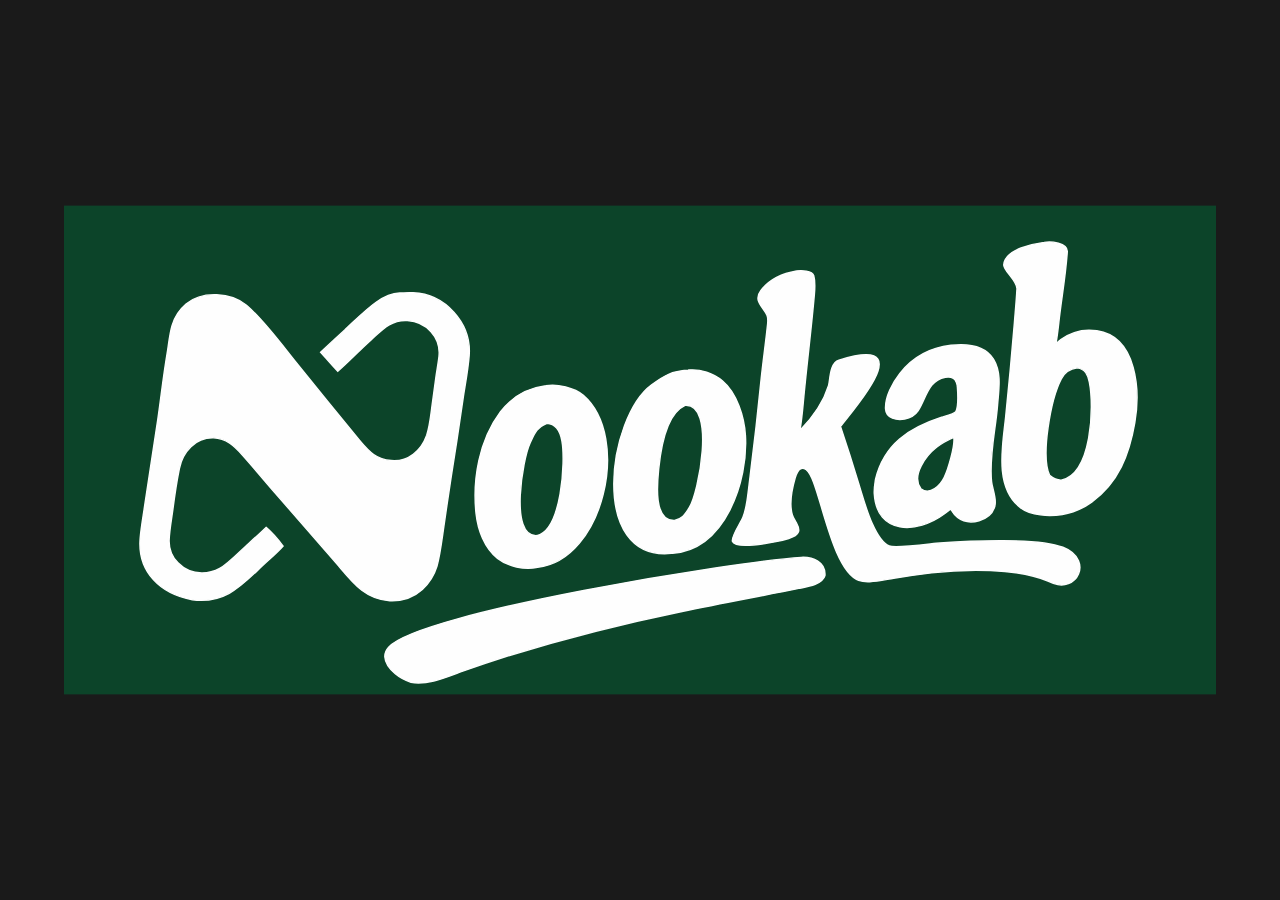
<file: additional_resources/svg_preview.html>
<!DOCTYPE html>
<html lang="en">
<head>
  <meta charset="UTF-8" />
  <meta name="viewport" content="width=device-width, initial-scale=1.0" />
  <title>SVG Animation</title>
  <style>
    body {
      margin: 0;
      display: flex;
      justify-content: center;
      align-items: center;
      min-height: 100vh;
      background: #1a1a1a;
    }

    svg {
      width: 90vw;
      max-width: 1200px;
    }

    svg rect {
      opacity: 1;
    }

    svg path {
      fill: transparent;
      stroke: #FEFEFE;
      stroke-width: 2;
      stroke-dasharray: 3000;
      stroke-dashoffset: 3000;
      animation:
        draw 2.5s ease forwards,
        fillWhite 0.8s ease 2.5s forwards;
    }

    @keyframes draw {
      to {
        stroke-dashoffset: 0;
      }
    }

    @keyframes fillWhite {
      to {
        fill: #FEFEFE;
      }
    }
  </style>
</head>
<body>
  <svg xmlns="http://www.w3.org/2000/svg" xmlns:xlink="http://www.w3.org/1999/xlink" width="1584" height="672" viewBox="0 0 1584 672">
   <rect width="100%" height="100%" fill="#0c4429" />
   <path d="M467.034 120.182C470.126 119.573 476.759 119.575 479.941 119.705C524.213 121.273 560.359 161.76 557.104 205.909C555.685 225.169 551.706 245.592 548.772 264.88C543.621 300.863 538.168 336.801 532.412 372.692C528.65 397.108 525.047 421.549 521.603 446.012C519.578 460.013 516.774 482.521 512.763 495.806C509.004 508.017 502.07 519.011 492.669 527.664C480.621 538.574 464.131 543.824 448.035 543.163C413.127 541.729 395.177 515.764 374.543 491.761C370.078 486.566 365.565 481.428 361.075 476.29L290.07 394.758C275.169 377.497 260.476 360.035 245.307 342.963C234.348 330.613 223.118 319.901 205.715 319.323C180.783 318.495 163.275 338.389 158.619 361.442C154.906 379.823 152.176 398.426 149.782 416.998C147.999 430.823 144.902 446.377 144.501 460.185C144.242 471.729 148.626 482.895 156.672 491.18C165.287 499.979 177.024 505.029 189.338 505.234C198.007 505.33 206.551 503.161 214.125 498.942C224.906 492.955 240.564 476.745 250.282 467.924C259.111 459.908 269.383 450.68 277.84 442.421C285.454 448.872 295.217 460.237 301.243 468.13C295.416 474.903 288.429 481.03 281.76 486.981C248.133 516.986 226.068 548.465 176.476 541.862C133.165 534.042 100.791 504.171 104.744 457.31C106.01 442.31 108.845 427.177 110.972 412.246L129.008 293.719C133.365 263.767 136.583 233.594 141.717 203.728C143.838 191.39 145.017 176.772 148.57 164.947C151.946 153.363 158.653 143.027 167.857 135.225C190.223 116.421 230.16 119.363 250.893 137.023C274.16 156.843 299.073 190.691 318.34 214.734C347.833 251.45 377.6 287.945 407.639 324.216C419.98 338.864 429.533 348.676 449.764 350.559C473.057 352.728 491.314 336.724 498.754 315.599C503.286 301.737 504.428 286.755 506.431 272.362C508.148 260.027 509.783 247.638 511.452 235.309C512.72 225.938 514.655 216.68 515.635 207.351C518.415 180.889 498.148 159.485 472.131 157.928C449.904 156.408 437.287 170.886 422.193 184.587C406.391 198.595 392.2 213.959 376.45 227.565C369.265 220.391 360.493 209.599 352.891 201.571C363.996 191.035 375.435 180.598 386.873 170.161C412.664 146.17 436.082 120.809 461.595 120.184C463.409 120.14 465.221 120.158 467.034 120.182Z" />
   <path d="M1007.27 89.9156C1013.51 89.2157 1028.69 88.9429 1030.88 96.4931C1033.14 104.543 1032.5 113.199 1031.79 121.411C1027.75 168.256 1021.78 214.88 1017.34 261.688C1015.87 277.169 1014.65 293.792 1011.88 309.042C1028.09 292.615 1044.68 268.917 1051.45 246.762C1053.6 236.907 1053.18 216.511 1065.56 212.6C1178.71 176.844 1086.09 278.918 1067.66 303.575C1076.37 329.479 1084.66 355.524 1092.52 381.7C1098.16 400.204 1103.25 419.223 1111.17 436.918C1115.87 447.431 1123.12 463.449 1134.62 468.001C1143.63 471.569 1191.94 464.954 1204.39 464C1243.63 460.992 1338.62 456.31 1373.43 469.788C1382.26 473.208 1391.08 479.468 1394.92 488.416C1397.39 494.193 1397.38 500.731 1394.9 506.502C1392.27 512.639 1387.25 517.439 1381 519.793C1370.54 523.789 1362.34 520.541 1352.93 516.217C1309.93 497.919 1238.85 499.405 1192.58 504.954C1175.25 507.07 1157.96 509.539 1140.73 512.359C1129.96 514.076 1118.85 516.579 1107.98 517.043C1102.63 517.271 1097.75 517.05 1092.68 515.106C1058.56 502.019 1042.86 407.686 1028.52 375.143C1026.38 370.272 1023.2 363.539 1017.86 361.615C1016.12 360.987 1014.37 360.942 1012.69 361.806C1008.48 363.972 1006.62 370.036 1005.39 374.283C1001.28 388.428 997.17 411.111 1001.47 425.351C1002.58 429.017 1005 432.489 1006.82 435.844C1008.75 439.409 1011.29 443.87 1009.98 448.018C1008.9 451.442 1005.68 453.687 1002.64 455.251C989.861 461.805 938.153 470.282 924.556 465.562C922.64 464.897 920.014 463.655 919.186 461.643C916.824 455.905 930.824 435.281 933.54 428.51C936.297 421.636 937.963 413.335 939.121 406.023C940.931 394.598 941.989 382.995 943.504 371.518C949.218 326.691 954.304 281.787 958.761 236.818C961.316 212.081 964.935 187.526 967.486 162.806C967.854 159.234 968.094 154.373 966.757 151.081C961.889 139.085 947.35 131.219 958.053 117.106C969.574 101.529 988.475 93.1597 1007.27 89.9156Z" />
   <path d="M1347.79 50.5481C1356.4 48.6321 1380.28 51.076 1379.49 63.4316C1377.38 96.2683 1371.26 129.035 1367.71 161.789C1366.72 170.988 1365.45 181.087 1363.78 190.152C1365.94 188.192 1368.36 185.992 1370.68 184.265C1384.91 173.808 1402.72 169.426 1420.18 172.08C1475.92 180.299 1479.81 254.893 1472.34 298.494C1464.87 342.124 1450.16 380.534 1413.05 407.667C1401.09 416.346 1387.27 422.13 1372.69 424.563C1355.05 427.46 1329.68 426.459 1315.09 415.223C1278.87 387.332 1290.59 330.195 1294.7 291.587C1299.14 248.375 1303.16 205.12 1306.75 161.829C1307.89 146.773 1309.45 130.827 1310.25 115.882C1312.62 104.646 1291.73 89.9193 1292.21 81.4224C1293.45 59.5009 1335.81 52.0222 1347.79 50.5481ZM1355.2 370.935C1361.28 375.878 1363.44 376.161 1371.11 377.632C1413.4 369.144 1416.68 276.764 1409.86 242.808C1407.84 232.71 1404.37 224.42 1393.2 223.056C1383.53 224.344 1375.68 229.616 1371.24 238.178C1356.77 266.101 1342.71 343.838 1355.2 370.935Z" />
   <path d="M662.641 247.744C677.578 244.541 702.525 250.768 714.1 260.835C780.225 318.351 741.612 487.745 651.065 497.309C632.911 501.099 610.749 496.312 596.107 484.938C578.037 470.901 569.035 445.845 566.61 423.611C561.459 376.375 571.048 322.27 600.029 283.7C616.64 262.238 636.031 251.115 662.641 247.744ZM649.925 453.698C684.287 446.798 689.832 351.73 684.624 323.331C682.444 311.447 677.419 299.902 663.992 299.245C649.39 305.54 647.166 312.981 640.624 326.924C630.92 347.607 611.691 455.938 649.925 453.698Z" />
   <path d="M858.219 226.119C858.544 226.085 858.869 226.054 859.194 226.024C875.124 224.582 892.974 230.731 905.19 240.932C925.294 257.719 935.403 290.614 936.955 316.046C940.765 378.479 909.779 472.146 836.761 477.969C836.246 478.031 835.731 478.087 835.215 478.134C720.918 489.542 747.374 290.797 808.03 246.389C826.845 232.614 834.703 228.349 858.219 226.119ZM839.637 432.914C851.023 429.704 853.217 425.023 859.496 415.777C872.605 396.476 896.616 271.76 853.961 274.674C827.564 286.381 820.319 336.106 817.643 362.408C815.723 381.279 810.209 434.457 839.637 432.914Z" />
   <path d="M1013.71 483.665C1029.47 482.947 1047.55 489.567 1046.27 508.643C1042.61 521.257 1021.09 524.131 1010.33 526.296C956.821 537.066 903.174 546.891 849.76 558.08C768.486 574.733 688.058 595.276 608.754 619.639C588.79 625.949 568.952 632.654 549.254 639.751C526.755 647.771 501.175 659.515 477.15 655.432C469.229 652.754 461.952 649.176 455.552 643.719C449.209 638.309 441.738 629.274 441.195 620.608C440.872 615.452 443.059 610.882 446.425 607.101C489.28 558.962 930.221 488.296 1013.71 483.665Z" />
   <path d="M1219.57 192.086C1240.04 189.813 1265.82 191.779 1277.98 211.09C1289.57 229.939 1285.23 252.976 1283.64 273.898C1281.03 308.331 1271.8 344.716 1275.34 379.156C1276.41 389.566 1282.78 402.696 1279.86 413.282C1274.28 433.554 1244.71 441.049 1228.71 428.739C1223.78 424.926 1222.25 422.091 1219.12 416.961C1216.06 419.512 1212.93 421.986 1209.74 424.379C1173.48 451.08 1117.34 453.215 1114.13 395.882C1113.74 388.938 1114.83 382.813 1115.9 375.988C1127.72 327.825 1161.96 305.583 1206.79 291.018C1210.67 289.757 1224.9 286.034 1226.36 283.082C1229.96 275.796 1229.08 258.058 1228.45 249.734C1228.12 245.448 1226.38 239.938 1223.01 237.559C1219.64 235.177 1215.52 235.193 1211.74 235.877C1188.1 240.154 1185.31 265.5 1174.26 282.3C1169.73 288.861 1163.44 292.108 1155.9 293.434C1145.44 295.271 1130.38 292.908 1129.65 279.6C1128.74 263.119 1139.45 243.272 1149.38 230.723C1167.67 207.599 1190.42 195.432 1219.57 192.086ZM1178.21 389.296C1191.02 398.955 1205.11 384.581 1210.38 373.602C1215.73 362.449 1225.31 330.35 1223.52 318.557C1215.19 322.149 1207.41 326.228 1200.18 331.826C1185.92 342.857 1164.29 370.847 1178.21 389.296Z" />
  </svg>
</body>
</html>
</file>
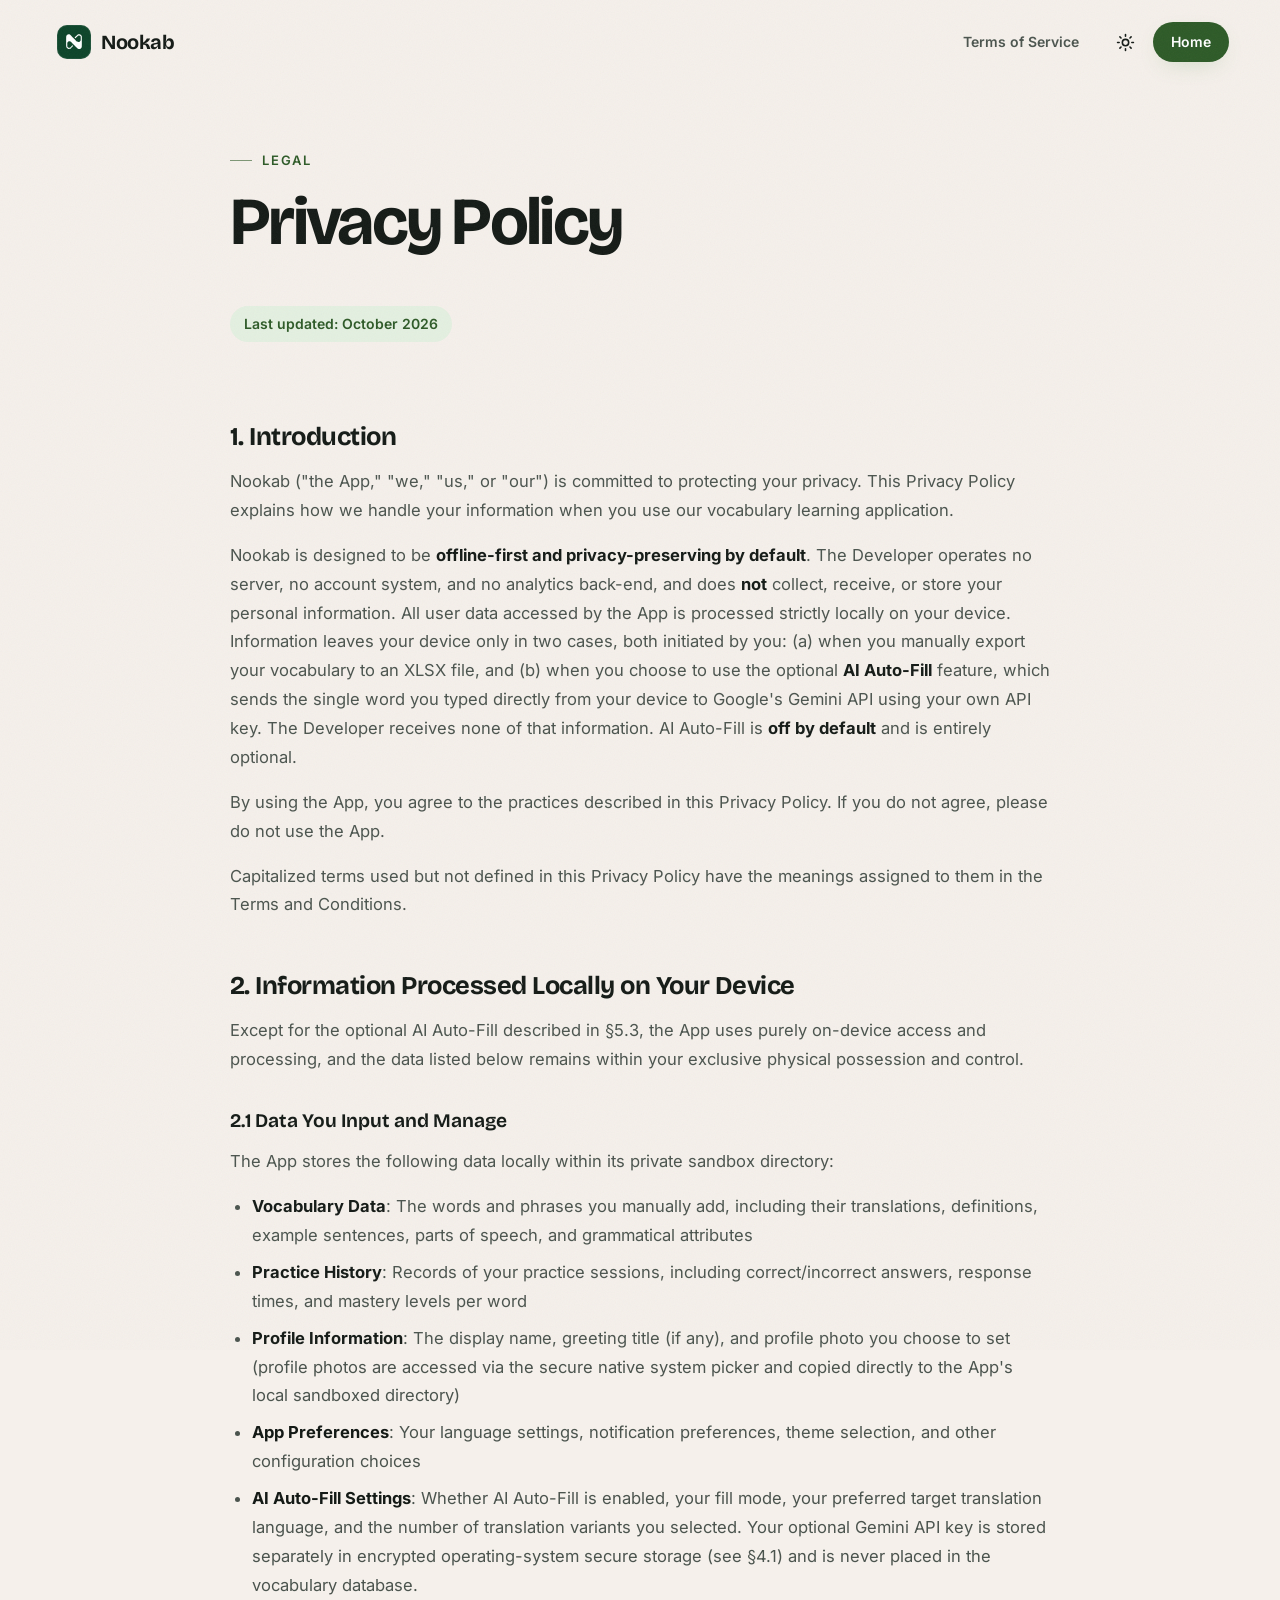
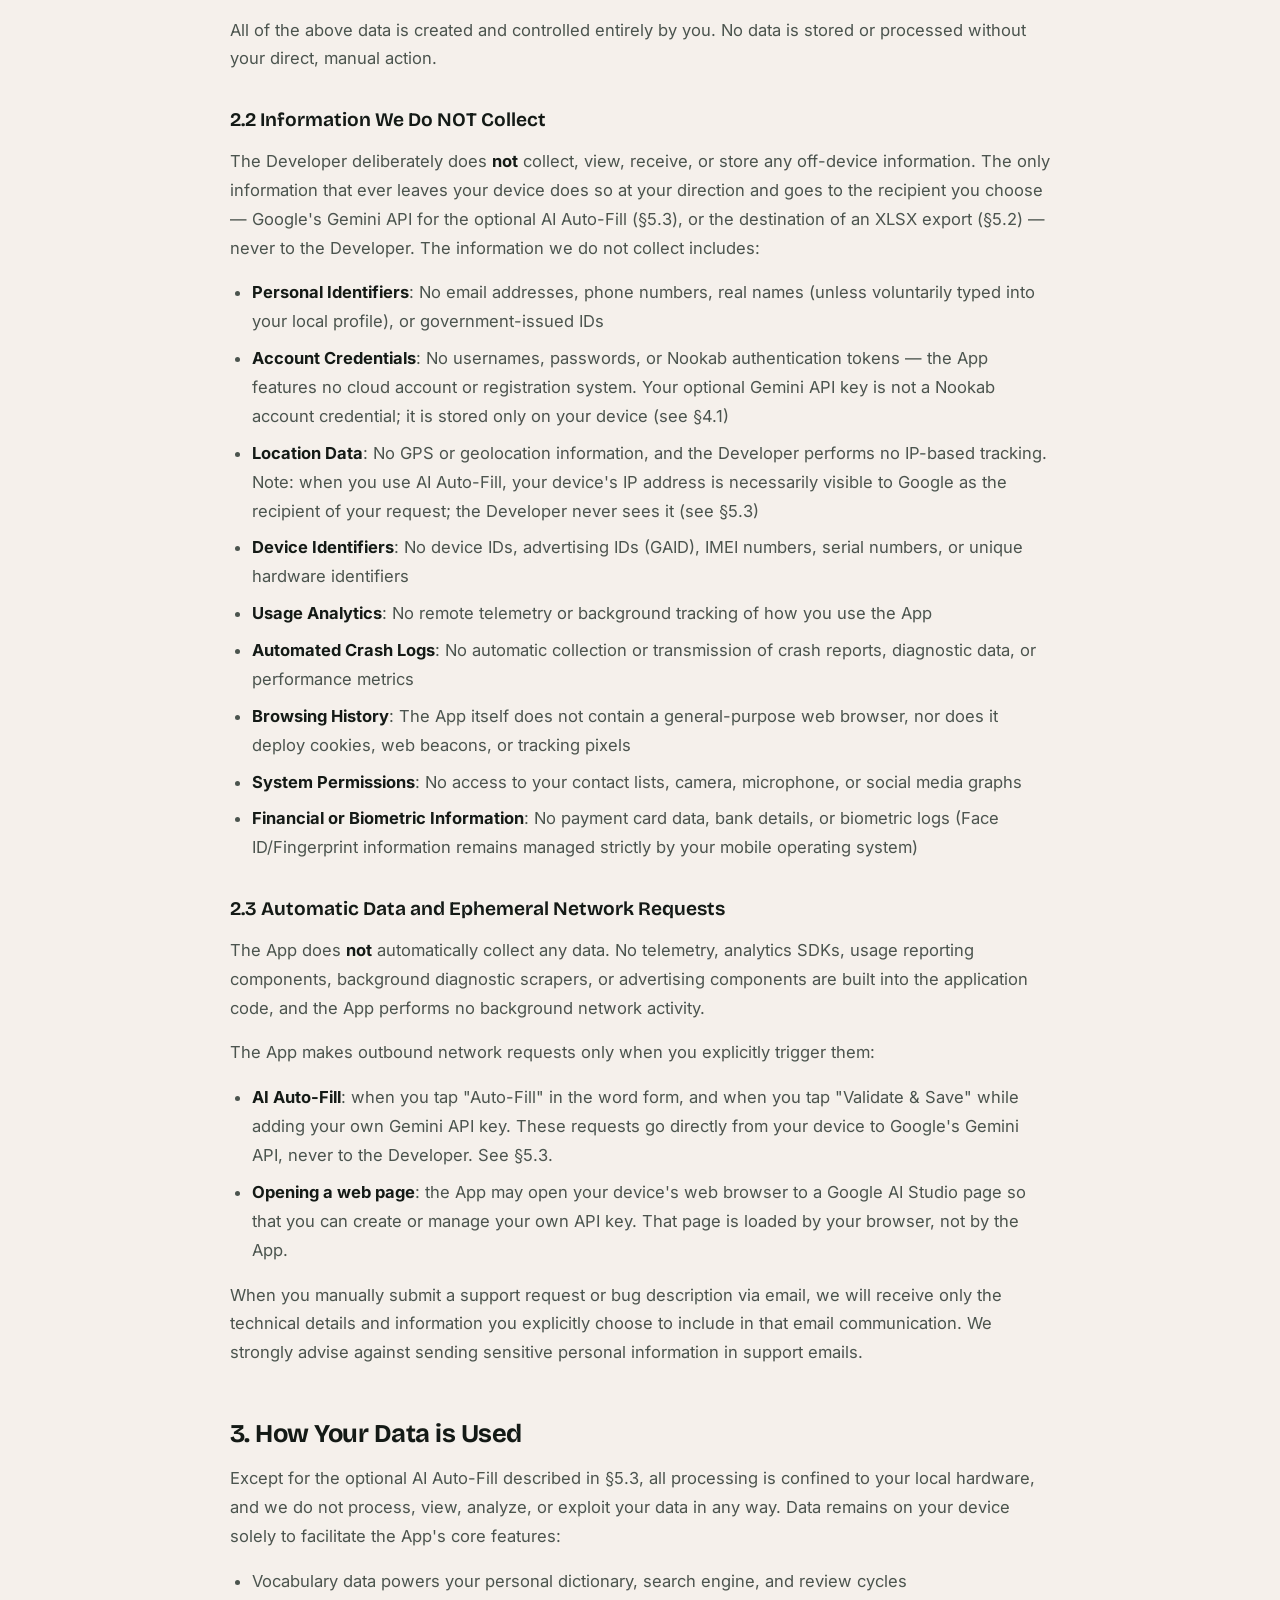
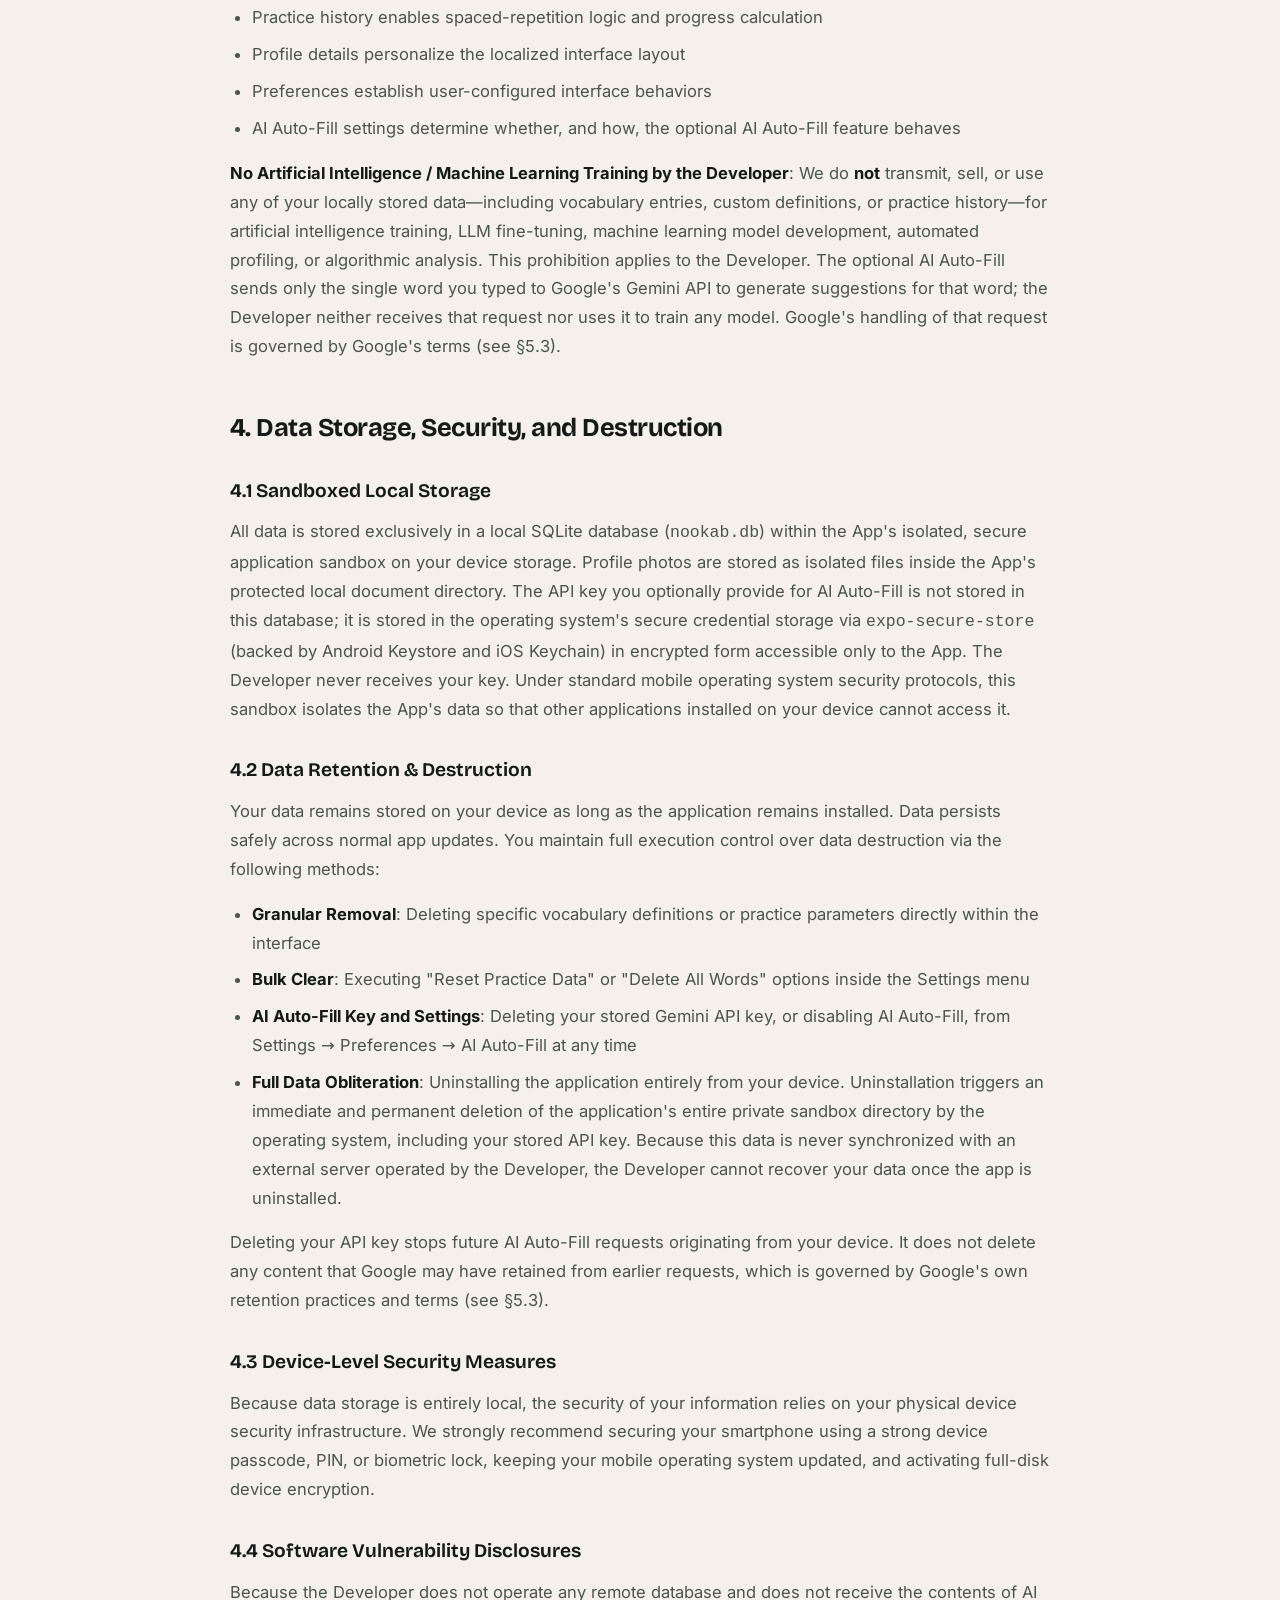
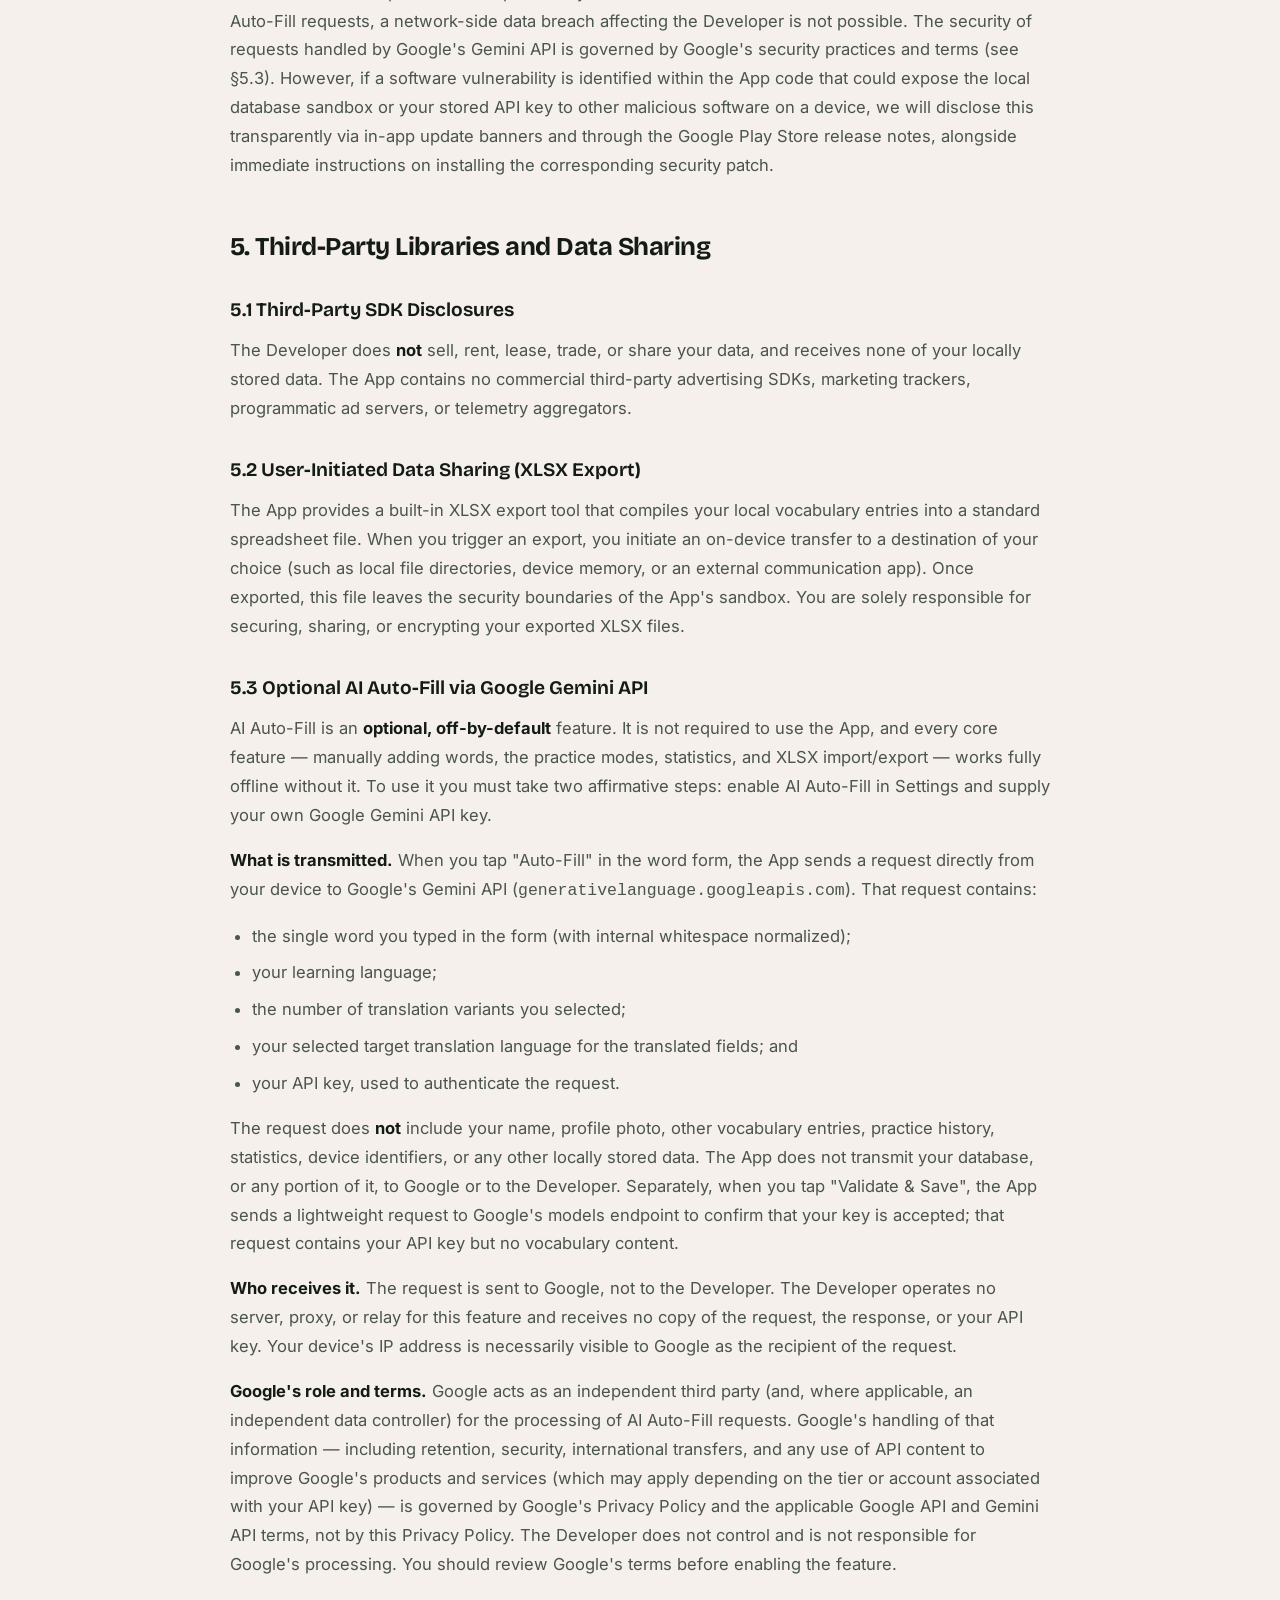
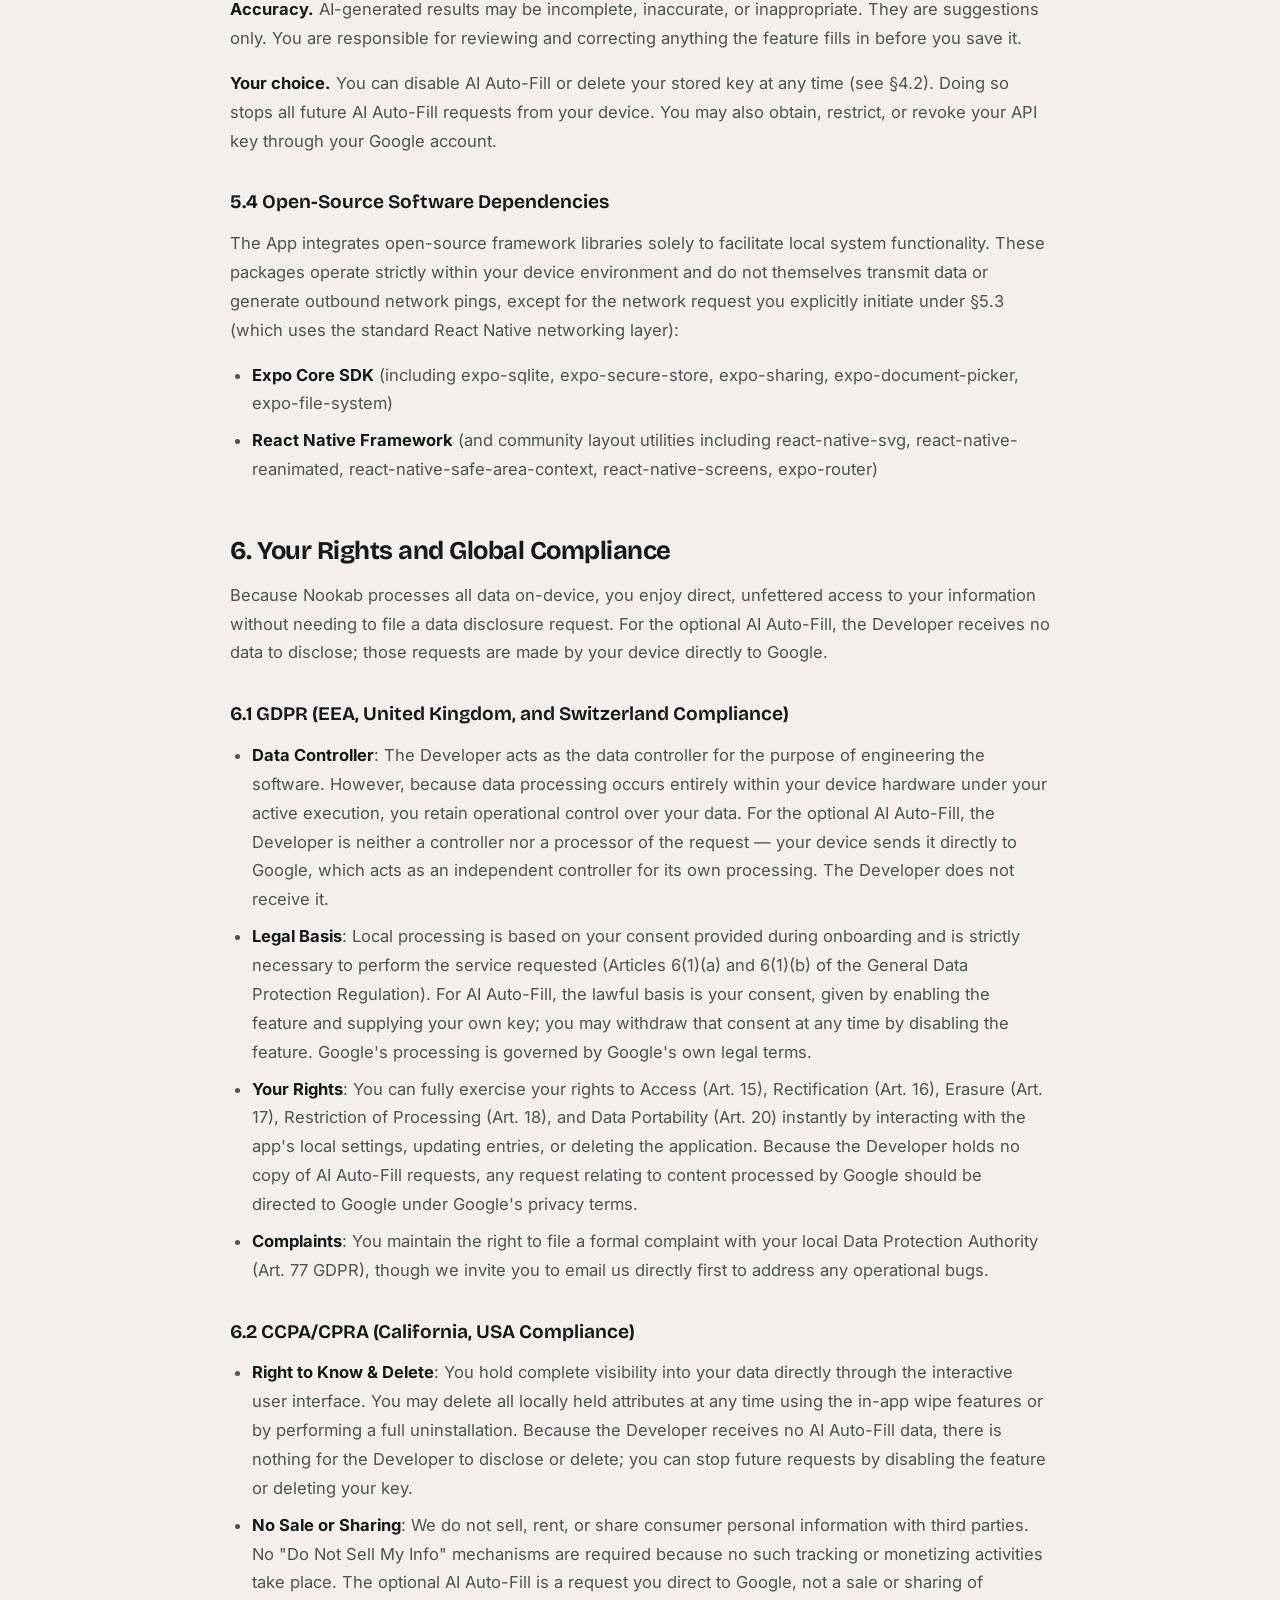
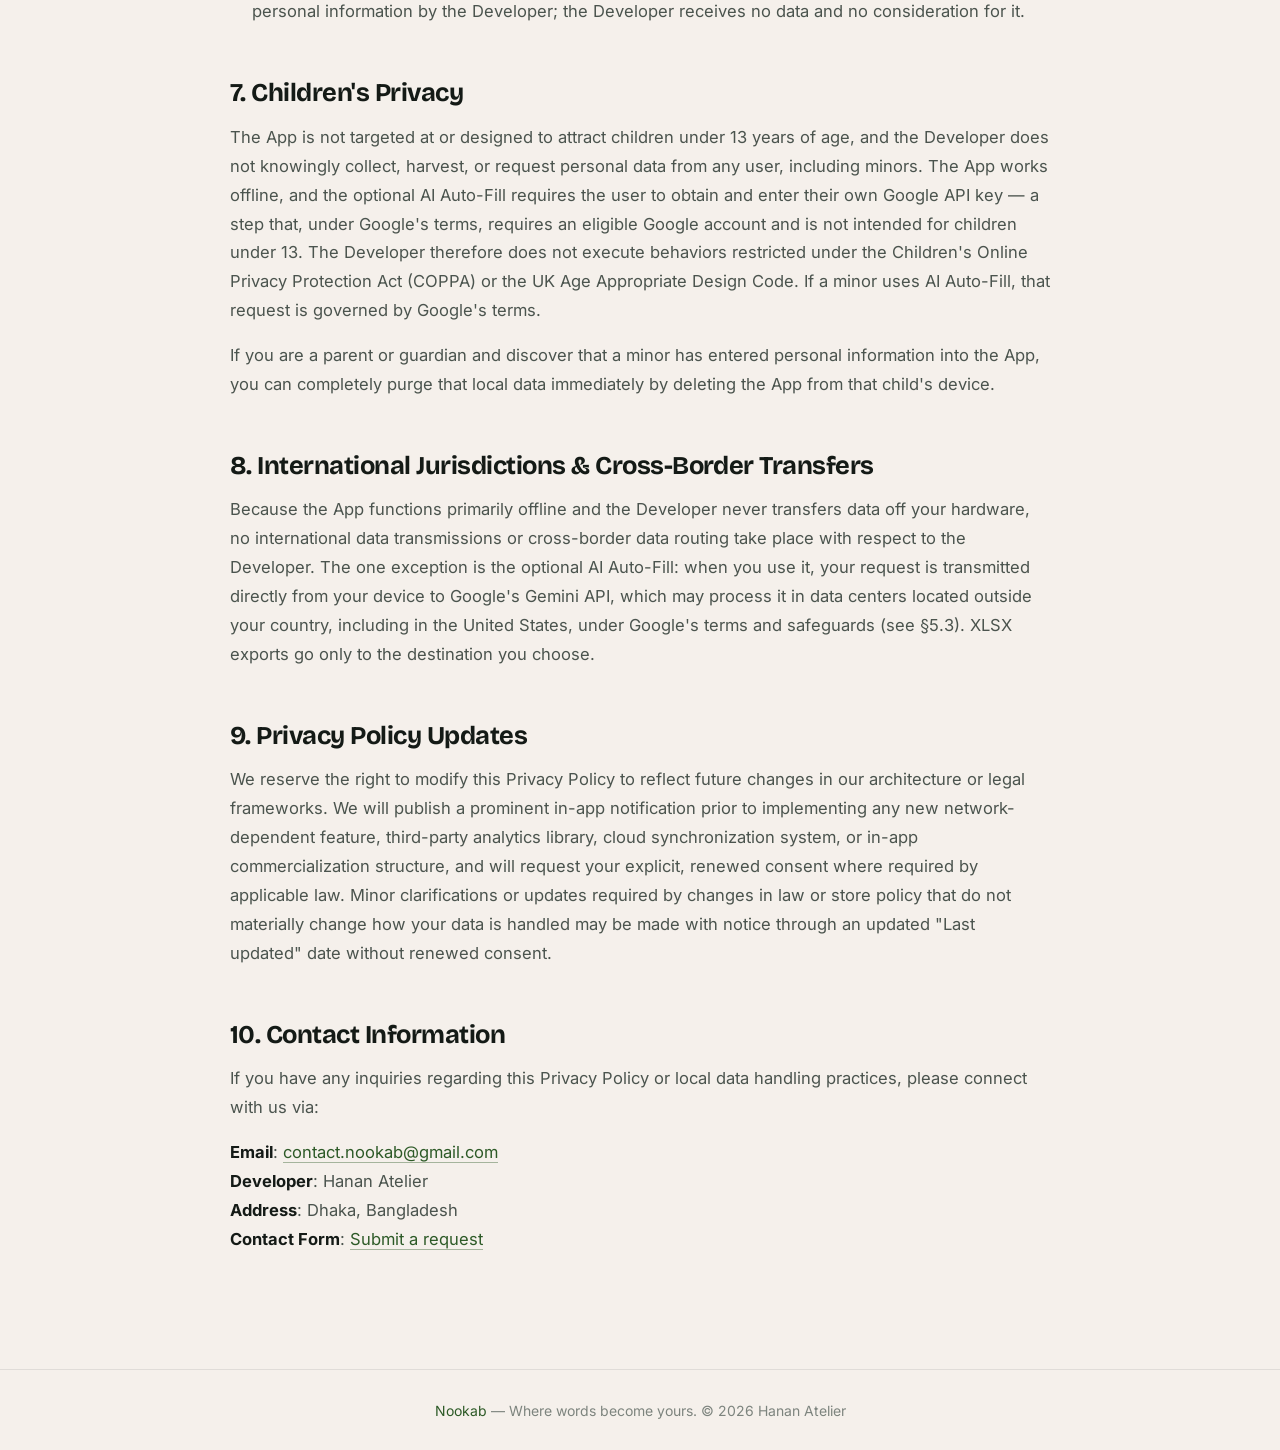
<file: pages/privacy.html>
<!DOCTYPE html>
<html lang="en">

<head>
    <meta charset="UTF-8">
    <meta name="viewport" content="width=device-width, initial-scale=1.0">
    <title>Privacy Policy — Nookab</title>
    <meta name="description" content="Nookab Privacy Policy. Learn how Nookab handles your data — offline-first, private by default.">
    <link rel="canonical" href="https://nookab.pages.dev/pages/privacy">
    <meta property="og:type" content="website">
    <meta property="og:site_name" content="Nookab">
    <meta property="og:title" content="Privacy Policy — Nookab">
    <meta property="og:description" content="Nookab Privacy Policy. Learn how Nookab handles your data — offline-first, private by default.">
    <meta property="og:url" content="https://nookab.pages.dev/pages/privacy">
    <meta property="og:image" content="https://nookab.pages.dev/images/og-image.png">
    <meta name="twitter:card" content="summary_large_image">
    <link rel="icon" type="image/x-icon" href="../icons/favicon.ico">
    <link rel="apple-touch-icon" href="../icons/icon.png">
    <link rel="icon" type="image/png" sizes="192x192" href="../icons/icon.png">
    <meta name="theme-color" content="#f5f0eb">
    <script>
        (function () {
            var t = null;
            try { t = localStorage.getItem('nookab-theme'); } catch (e) { }
            if (t !== 'dark') t = 'light'; // light is the default theme
            document.documentElement.setAttribute('data-theme', t);
            var m = document.querySelector('meta[name="theme-color"]');
            if (m) m.setAttribute('content', t === 'dark' ? '#070a08' : '#f5f0eb');
        })();
    </script>
    <link rel="preload" href="../fonts/Inter-latin.woff2" as="font" type="font/woff2" crossorigin>
    <link rel="preconnect" href="https://fonts.googleapis.com">
    <link rel="preconnect" href="https://fonts.gstatic.com" crossorigin>
    <link href="https://fonts.googleapis.com/css2?family=Bricolage+Grotesque:opsz,wght@12..96,500..800&family=Instrument+Serif:ital@1&display=swap" rel="stylesheet">
    <link rel="stylesheet" href="../css/style.css">
</head>

<body>
    <svg width="0" height="0" style="position:absolute" aria-hidden="true">
        <defs>
            <symbol id="logo-mark" viewBox="0 0 1024 1024">
                <path fill="currentColor" d="M 204.01 304 C 207.752 248.541, 250.144 207.003, 303 207.003 C 323.302 207.003, 344.851 213.904, 359.994 225.256 C 363.022 227.526, 424.225 288.199, 496 360.085 C 568.497 432.693, 629.389 492.885, 633 495.507 C 663.606 517.736, 703.052 519.966, 734.925 501.269 C 742.84 496.627, 755.244 484.649, 760.967 476.122 C 766.484 467.904, 771.268 457.498, 774.14 447.47 C 776.384 439.637, 776.429 438.457, 776.785 379 C 777.174 314.097, 776.883 308.801, 772.281 297 C 768.716 287.855, 759.983 275.039, 753.23 269.041 C 745.911 262.541, 732.289 255.646, 722.432 253.453 C 707.279 250.081, 690.288 252.915, 676.165 261.17 C 672.149 263.517, 656.084 278.817, 620.968 313.74 C 589.023 345.51, 570.733 363, 569.455 363 C 567.038 363, 539 335.229, 539 332.835 C 539 330.618, 639.534 231.629, 647.323 226.177 C 670.889 209.682, 702.955 203.429, 732.587 209.55 C 773.57 218.015, 805.633 248.086, 817.818 289.487 C 818.702 292.491, 819.587 295.496, 820.471 298.5 C 820.566 363.315, 820.66 428.13, 820.755 492.944 C 821.007 665.177, 820.862 688.423, 819.484 696.444 C 807.243 767.713, 733.11 807.657, 669.148 777.447 C 664.005 775.018, 656.805 770.935, 653.148 768.375 C 648.951 765.435, 597.663 714.984, 514 631.496 C 441.125 558.774, 379.328 497.817, 376.673 496.036 C 369.484 491.214, 356.42 485.374, 348.5 483.442 C 337.199 480.686, 319.719 481.122, 308.5 483.442 C 284.035 491.676, 264.491 510.587, 254.699 536.5 C 248.368 553.251, 248.5 551.454, 248.5 621 C 248.5 642.167, 248.5 663.333, 248.5 684.5 C 249.408 687.167, 250.316 689.833, 251.224 692.5 C 255.177 704.107, 260.427 712.429, 269.519 721.5 C 278.796 730.756, 285.499 734.994, 297.739 739.344 C 305.979 742.272, 307.333 742.456, 320.5 742.427 C 333.326 742.399, 335.114 742.164, 341.817 739.627 C 356.699 733.996, 359.072 732.012, 403.927 687.705 C 427.262 664.655, 447.423 645.309, 448.73 644.713 C 450.938 643.707, 452.086 644.611, 465.052 657.552 C 473.626 666.11, 479 672.238, 479 673.459 C 479 675.899, 398.819 756.553, 388.461 764.532 C 378.354 772.317, 366.967 778.522, 356.555 781.919 C 341.693 786.767, 336.757 787.483, 318.5 787.444 C 304.546 787.414, 299.965 787.024, 292.932 785.266 C 269.411 779.386, 251.939 769.125, 234.67 751.05 C 215.99 731.498, 206.085 708.549, 204.002 680 C 202.877 664.573, 202.885 320.688, 204.01 304 Z" />
            </symbol>
            <symbol id="i-sun" viewBox="0 0 24 24"><circle cx="12" cy="12" r="4" /><path d="M12 2v2M12 20v2M4.93 4.93l1.41 1.41M17.66 17.66l1.41 1.41M2 12h2M20 12h2M6.34 17.66l-1.41 1.41M19.07 4.93l-1.41 1.41" /></symbol>
            <symbol id="i-moon" viewBox="0 0 24 24"><path d="M12 3a6 6 0 0 0 9 9 9 9 0 1 1-9-9Z" /></symbol>
        </defs>
    </svg>
    <div class="grain" aria-hidden="true"></div>

    <header class="nav" id="nav">
        <div class="nav-inner">
            <a href="../" class="brand" aria-label="Nookab home">
                <span class="brand-mark"><svg viewBox="0 0 1024 1024" aria-hidden="true"><use href="#logo-mark" /></svg></span>
                <span class="brand-name">Nookab</span>
            </a>
            <div class="nav-actions">
                <a class="btn btn-sm btn-ghost-text" href="terms">Terms of Service</a>
                <button class="theme-toggle" id="themeToggle" type="button" aria-label="Switch color theme">
                    <svg class="i i-sun"><use href="#i-sun" /></svg>
                    <svg class="i i-moon"><use href="#i-moon" /></svg>
                </button>
                <a class="btn btn-primary btn-sm" href="../">Home</a>
            </div>
        </div>
    </header>

    <div class="legal-wrap container">
        <header class="legal-hero">
            <p class="eyebrow">Legal</p>
            <h1>Privacy Policy</h1>
        </header>
        <main class="legal-page">
    <p class="last-updated">Last updated: October 2026</p>

    <h2>1. Introduction</h2>
    <p>Nookab ("the App," "we," "us," or "our") is committed to protecting your privacy. This Privacy Policy explains how we handle your information when you use our vocabulary learning application.</p>
    <p>Nookab is designed to be <strong>offline-first and privacy-preserving by default</strong>. The Developer operates no server, no account system, and no analytics back-end, and does <strong>not</strong> collect, receive, or store your personal information. All user data accessed by the App is processed strictly locally on your device. Information leaves your device only in two cases, both initiated by you: (a) when you manually export your vocabulary to an XLSX file, and (b) when you choose to use the optional <strong>AI Auto-Fill</strong> feature, which sends the single word you typed directly from your device to Google's Gemini API using your own API key. The Developer receives none of that information. AI Auto-Fill is <strong>off by default</strong> and is entirely optional.</p>
    <p>By using the App, you agree to the practices described in this Privacy Policy. If you do not agree, please do not use the App.</p>
    <p>Capitalized terms used but not defined in this Privacy Policy have the meanings assigned to them in the Terms and Conditions.</p>

    <h2>2. Information Processed Locally on Your Device</h2>
    <p>Except for the optional AI Auto-Fill described in §5.3, the App uses purely on-device access and processing, and the data listed below remains within your exclusive physical possession and control.</p>

    <h3>2.1 Data You Input and Manage</h3>
    <p>The App stores the following data locally within its private sandbox directory:</p>
    <ul>
        <li><strong>Vocabulary Data</strong>: The words and phrases you manually add, including their translations, definitions, example sentences, parts of speech, and grammatical attributes</li>
        <li><strong>Practice History</strong>: Records of your practice sessions, including correct/incorrect answers, response times, and mastery levels per word</li>
        <li><strong>Profile Information</strong>: The display name, greeting title (if any), and profile photo you choose to set (profile photos are accessed via the secure native system picker and copied directly to the App's local sandboxed directory)</li>
        <li><strong>App Preferences</strong>: Your language settings, notification preferences, theme selection, and other configuration choices</li>
        <li><strong>AI Auto-Fill Settings</strong>: Whether AI Auto-Fill is enabled, your fill mode, your preferred target translation language, and the number of translation variants you selected. Your optional Gemini API key is stored separately in encrypted operating-system secure storage (see §4.1) and is never placed in the vocabulary database.</li>
    </ul>
    <p>All of the above data is created and controlled entirely by you. No data is stored or processed without your direct, manual action.</p>

    <h3>2.2 Information We Do NOT Collect</h3>
    <p>The Developer deliberately does <strong>not</strong> collect, view, receive, or store any off-device information. The only information that ever leaves your device does so at your direction and goes to the recipient you choose — Google's Gemini API for the optional AI Auto-Fill (§5.3), or the destination of an XLSX export (§5.2) — never to the Developer. The information we do not collect includes:</p>
    <ul>
        <li><strong>Personal Identifiers</strong>: No email addresses, phone numbers, real names (unless voluntarily typed into your local profile), or government-issued IDs</li>
        <li><strong>Account Credentials</strong>: No usernames, passwords, or Nookab authentication tokens — the App features no cloud account or registration system. Your optional Gemini API key is not a Nookab account credential; it is stored only on your device (see §4.1)</li>
        <li><strong>Location Data</strong>: No GPS or geolocation information, and the Developer performs no IP-based tracking. Note: when you use AI Auto-Fill, your device's IP address is necessarily visible to Google as the recipient of your request; the Developer never sees it (see §5.3)</li>
        <li><strong>Device Identifiers</strong>: No device IDs, advertising IDs (GAID), IMEI numbers, serial numbers, or unique hardware identifiers</li>
        <li><strong>Usage Analytics</strong>: No remote telemetry or background tracking of how you use the App</li>
        <li><strong>Automated Crash Logs</strong>: No automatic collection or transmission of crash reports, diagnostic data, or performance metrics</li>
        <li><strong>Browsing History</strong>: The App itself does not contain a general-purpose web browser, nor does it deploy cookies, web beacons, or tracking pixels</li>
        <li><strong>System Permissions</strong>: No access to your contact lists, camera, microphone, or social media graphs</li>
        <li><strong>Financial or Biometric Information</strong>: No payment card data, bank details, or biometric logs (Face ID/Fingerprint information remains managed strictly by your mobile operating system)</li>
    </ul>

    <h3>2.3 Automatic Data and Ephemeral Network Requests</h3>
    <p>The App does <strong>not</strong> automatically collect any data. No telemetry, analytics SDKs, usage reporting components, background diagnostic scrapers, or advertising components are built into the application code, and the App performs no background network activity.</p>
    <p>The App makes outbound network requests only when you explicitly trigger them:</p>
    <ul>
        <li><strong>AI Auto-Fill</strong>: when you tap "Auto-Fill" in the word form, and when you tap "Validate &amp; Save" while adding your own Gemini API key. These requests go directly from your device to Google's Gemini API, never to the Developer. See §5.3.</li>
        <li><strong>Opening a web page</strong>: the App may open your device's web browser to a Google AI Studio page so that you can create or manage your own API key. That page is loaded by your browser, not by the App.</li>
    </ul>
    <p>When you manually submit a support request or bug description via email, we will receive only the technical details and information you explicitly choose to include in that email communication. We strongly advise against sending sensitive personal information in support emails.</p>

    <h2>3. How Your Data is Used</h2>
    <p>Except for the optional AI Auto-Fill described in §5.3, all processing is confined to your local hardware, and we do not process, view, analyze, or exploit your data in any way. Data remains on your device solely to facilitate the App's core features:</p>
    <ul>
        <li>Vocabulary data powers your personal dictionary, search engine, and review cycles</li>
        <li>Practice history enables spaced-repetition logic and progress calculation</li>
        <li>Profile details personalize the localized interface layout</li>
        <li>Preferences establish user-configured interface behaviors</li>
        <li>AI Auto-Fill settings determine whether, and how, the optional AI Auto-Fill feature behaves</li>
    </ul>
    <p><strong>No Artificial Intelligence / Machine Learning Training by the Developer</strong>: We do <strong>not</strong> transmit, sell, or use any of your locally stored data—including vocabulary entries, custom definitions, or practice history—for artificial intelligence training, LLM fine-tuning, machine learning model development, automated profiling, or algorithmic analysis. This prohibition applies to the Developer. The optional AI Auto-Fill sends only the single word you typed to Google's Gemini API to generate suggestions for that word; the Developer neither receives that request nor uses it to train any model. Google's handling of that request is governed by Google's terms (see §5.3).</p>

    <h2>4. Data Storage, Security, and Destruction</h2>

    <h3>4.1 Sandboxed Local Storage</h3>
    <p>All data is stored exclusively in a local SQLite database (<code>nookab.db</code>) within the App's isolated, secure application sandbox on your device storage. Profile photos are stored as isolated files inside the App's protected local document directory. The API key you optionally provide for AI Auto-Fill is not stored in this database; it is stored in the operating system's secure credential storage via <code>expo-secure-store</code> (backed by Android Keystore and iOS Keychain) in encrypted form accessible only to the App. The Developer never receives your key. Under standard mobile operating system security protocols, this sandbox isolates the App's data so that other applications installed on your device cannot access it.</p>

    <h3>4.2 Data Retention &amp; Destruction</h3>
    <p>Your data remains stored on your device as long as the application remains installed. Data persists safely across normal app updates. You maintain full execution control over data destruction via the following methods:</p>
    <ul>
        <li><strong>Granular Removal</strong>: Deleting specific vocabulary definitions or practice parameters directly within the interface</li>
        <li><strong>Bulk Clear</strong>: Executing "Reset Practice Data" or "Delete All Words" options inside the Settings menu</li>
        <li><strong>AI Auto-Fill Key and Settings</strong>: Deleting your stored Gemini API key, or disabling AI Auto-Fill, from Settings → Preferences → AI Auto-Fill at any time</li>
        <li><strong>Full Data Obliteration</strong>: Uninstalling the application entirely from your device. Uninstallation triggers an immediate and permanent deletion of the application's entire private sandbox directory by the operating system, including your stored API key. Because this data is never synchronized with an external server operated by the Developer, the Developer cannot recover your data once the app is uninstalled.</li>
    </ul>
    <p>Deleting your API key stops future AI Auto-Fill requests originating from your device. It does not delete any content that Google may have retained from earlier requests, which is governed by Google's own retention practices and terms (see §5.3).</p>

    <h3>4.3 Device-Level Security Measures</h3>
    <p>Because data storage is entirely local, the security of your information relies on your physical device security infrastructure. We strongly recommend securing your smartphone using a strong device passcode, PIN, or biometric lock, keeping your mobile operating system updated, and activating full-disk device encryption.</p>

    <h3>4.4 Software Vulnerability Disclosures</h3>
    <p>Because the Developer does not operate any remote database and does not receive the contents of AI Auto-Fill requests, a network-side data breach affecting the Developer is not possible. The security of requests handled by Google's Gemini API is governed by Google's security practices and terms (see §5.3). However, if a software vulnerability is identified within the App code that could expose the local database sandbox or your stored API key to other malicious software on a device, we will disclose this transparently via in-app update banners and through the Google Play Store release notes, alongside immediate instructions on installing the corresponding security patch.</p>

    <h2>5. Third-Party Libraries and Data Sharing</h2>

    <h3>5.1 Third-Party SDK Disclosures</h3>
    <p>The Developer does <strong>not</strong> sell, rent, lease, trade, or share your data, and receives none of your locally stored data. The App contains no commercial third-party advertising SDKs, marketing trackers, programmatic ad servers, or telemetry aggregators.</p>

    <h3>5.2 User-Initiated Data Sharing (XLSX Export)</h3>
    <p>The App provides a built-in XLSX export tool that compiles your local vocabulary entries into a standard spreadsheet file. When you trigger an export, you initiate an on-device transfer to a destination of your choice (such as local file directories, device memory, or an external communication app). Once exported, this file leaves the security boundaries of the App's sandbox. You are solely responsible for securing, sharing, or encrypting your exported XLSX files.</p>

    <h3>5.3 Optional AI Auto-Fill via Google Gemini API</h3>
    <p>AI Auto-Fill is an <strong>optional, off-by-default</strong> feature. It is not required to use the App, and every core feature — manually adding words, the practice modes, statistics, and XLSX import/export — works fully offline without it. To use it you must take two affirmative steps: enable AI Auto-Fill in Settings and supply your own Google Gemini API key.</p>
    <p><strong>What is transmitted.</strong> When you tap "Auto-Fill" in the word form, the App sends a request directly from your device to Google's Gemini API (<code>generativelanguage.googleapis.com</code>). That request contains:</p>
    <ul>
        <li>the single word you typed in the form (with internal whitespace normalized);</li>
        <li>your learning language;</li>
        <li>the number of translation variants you selected;</li>
        <li>your selected target translation language for the translated fields; and</li>
        <li>your API key, used to authenticate the request.</li>
    </ul>
    <p>The request does <strong>not</strong> include your name, profile photo, other vocabulary entries, practice history, statistics, device identifiers, or any other locally stored data. The App does not transmit your database, or any portion of it, to Google or to the Developer. Separately, when you tap "Validate &amp; Save", the App sends a lightweight request to Google's models endpoint to confirm that your key is accepted; that request contains your API key but no vocabulary content.</p>
    <p><strong>Who receives it.</strong> The request is sent to Google, not to the Developer. The Developer operates no server, proxy, or relay for this feature and receives no copy of the request, the response, or your API key. Your device's IP address is necessarily visible to Google as the recipient of the request.</p>
    <p><strong>Google's role and terms.</strong> Google acts as an independent third party (and, where applicable, an independent data controller) for the processing of AI Auto-Fill requests. Google's handling of that information — including retention, security, international transfers, and any use of API content to improve Google's products and services (which may apply depending on the tier or account associated with your API key) — is governed by Google's Privacy Policy and the applicable Google API and Gemini API terms, not by this Privacy Policy. The Developer does not control and is not responsible for Google's processing. You should review Google's terms before enabling the feature.</p>
    <p><strong>Accuracy.</strong> AI-generated results may be incomplete, inaccurate, or inappropriate. They are suggestions only. You are responsible for reviewing and correcting anything the feature fills in before you save it.</p>
    <p><strong>Your choice.</strong> You can disable AI Auto-Fill or delete your stored key at any time (see §4.2). Doing so stops all future AI Auto-Fill requests from your device. You may also obtain, restrict, or revoke your API key through your Google account.</p>

    <h3>5.4 Open-Source Software Dependencies</h3>
    <p>The App integrates open-source framework libraries solely to facilitate local system functionality. These packages operate strictly within your device environment and do not themselves transmit data or generate outbound network pings, except for the network request you explicitly initiate under §5.3 (which uses the standard React Native networking layer):</p>
    <ul>
        <li><strong>Expo Core SDK</strong> (including expo-sqlite, expo-secure-store, expo-sharing, expo-document-picker, expo-file-system)</li>
        <li><strong>React Native Framework</strong> (and community layout utilities including react-native-svg, react-native-reanimated, react-native-safe-area-context, react-native-screens, expo-router)</li>
    </ul>

    <h2>6. Your Rights and Global Compliance</h2>
    <p>Because Nookab processes all data on-device, you enjoy direct, unfettered access to your information without needing to file a data disclosure request. For the optional AI Auto-Fill, the Developer receives no data to disclose; those requests are made by your device directly to Google.</p>

    <h3>6.1 GDPR (EEA, United Kingdom, and Switzerland Compliance)</h3>
    <ul>
        <li><strong>Data Controller</strong>: The Developer acts as the data controller for the purpose of engineering the software. However, because data processing occurs entirely within your device hardware under your active execution, you retain operational control over your data. For the optional AI Auto-Fill, the Developer is neither a controller nor a processor of the request — your device sends it directly to Google, which acts as an independent controller for its own processing. The Developer does not receive it.</li>
        <li><strong>Legal Basis</strong>: Local processing is based on your consent provided during onboarding and is strictly necessary to perform the service requested (Articles 6(1)(a) and 6(1)(b) of the General Data Protection Regulation). For AI Auto-Fill, the lawful basis is your consent, given by enabling the feature and supplying your own key; you may withdraw that consent at any time by disabling the feature. Google's processing is governed by Google's own legal terms.</li>
        <li><strong>Your Rights</strong>: You can fully exercise your rights to Access (Art. 15), Rectification (Art. 16), Erasure (Art. 17), Restriction of Processing (Art. 18), and Data Portability (Art. 20) instantly by interacting with the app's local settings, updating entries, or deleting the application. Because the Developer holds no copy of AI Auto-Fill requests, any request relating to content processed by Google should be directed to Google under Google's privacy terms.</li>
        <li><strong>Complaints</strong>: You maintain the right to file a formal complaint with your local Data Protection Authority (Art. 77 GDPR), though we invite you to email us directly first to address any operational bugs.</li>
    </ul>

    <h3>6.2 CCPA/CPRA (California, USA Compliance)</h3>
    <ul>
        <li><strong>Right to Know &amp; Delete</strong>: You hold complete visibility into your data directly through the interactive user interface. You may delete all locally held attributes at any time using the in-app wipe features or by performing a full uninstallation. Because the Developer receives no AI Auto-Fill data, there is nothing for the Developer to disclose or delete; you can stop future requests by disabling the feature or deleting your key.</li>
        <li><strong>No Sale or Sharing</strong>: We do not sell, rent, or share consumer personal information with third parties. No "Do Not Sell My Info" mechanisms are required because no such tracking or monetizing activities take place. The optional AI Auto-Fill is a request you direct to Google, not a sale or sharing of personal information by the Developer; the Developer receives no data and no consideration for it.</li>
    </ul>

    <h2>7. Children's Privacy</h2>
    <p>The App is not targeted at or designed to attract children under 13 years of age, and the Developer does not knowingly collect, harvest, or request personal data from any user, including minors. The App works offline, and the optional AI Auto-Fill requires the user to obtain and enter their own Google API key — a step that, under Google's terms, requires an eligible Google account and is not intended for children under 13. The Developer therefore does not execute behaviors restricted under the Children's Online Privacy Protection Act (COPPA) or the UK Age Appropriate Design Code. If a minor uses AI Auto-Fill, that request is governed by Google's terms.</p>
    <p>If you are a parent or guardian and discover that a minor has entered personal information into the App, you can completely purge that local data immediately by deleting the App from that child's device.</p>

    <h2>8. International Jurisdictions &amp; Cross-Border Transfers</h2>
    <p>Because the App functions primarily offline and the Developer never transfers data off your hardware, no international data transmissions or cross-border data routing take place with respect to the Developer. The one exception is the optional AI Auto-Fill: when you use it, your request is transmitted directly from your device to Google's Gemini API, which may process it in data centers located outside your country, including in the United States, under Google's terms and safeguards (see §5.3). XLSX exports go only to the destination you choose.</p>

    <h2>9. Privacy Policy Updates</h2>
    <p>We reserve the right to modify this Privacy Policy to reflect future changes in our architecture or legal frameworks. We will publish a prominent in-app notification prior to implementing any new network-dependent feature, third-party analytics library, cloud synchronization system, or in-app commercialization structure, and will request your explicit, renewed consent where required by applicable law. Minor clarifications or updates required by changes in law or store policy that do not materially change how your data is handled may be made with notice through an updated "Last updated" date without renewed consent.</p>

    <h2>10. Contact Information</h2>
    <p>If you have any inquiries regarding this Privacy Policy or local data handling practices, please connect with us via:</p>
    <p><strong>Email</strong>: <a href="mailto:contact.nookab@gmail.com">contact.nookab@gmail.com</a><br>
    <strong>Developer</strong>: Hanan Atelier<br>
    <strong>Address</strong>: Dhaka, Bangladesh<br>
    <strong>Contact Form</strong>: <a href="https://forms.gle/iurRmAPYfR1rbgUu5">Submit a request</a></p>

        </main>
    </div>

    <footer class="legal-footer">
        <p><a href="../">Nookab</a> &mdash; Where words become yours. &copy; 2026 Hanan Atelier</p>
    </footer>

    <script>
        (function () {
            var d = document.documentElement, nav = document.getElementById('nav'), btn = document.getElementById('themeToggle');
            btn.addEventListener('click', function () {
                var t = d.getAttribute('data-theme') === 'dark' ? 'light' : 'dark';
                d.setAttribute('data-theme', t);
                try { localStorage.setItem('nookab-theme', t); } catch (e) { }
                var m = document.querySelector('meta[name="theme-color"]');
                if (m) m.setAttribute('content', t === 'dark' ? '#070a08' : '#f5f0eb');
            });
            var onScroll = function () { nav.classList.toggle('is-scrolled', window.scrollY > 30); };
            window.addEventListener('scroll', onScroll, { passive: true });
            onScroll();
        })();
    </script>
</body>

</html>
</file>
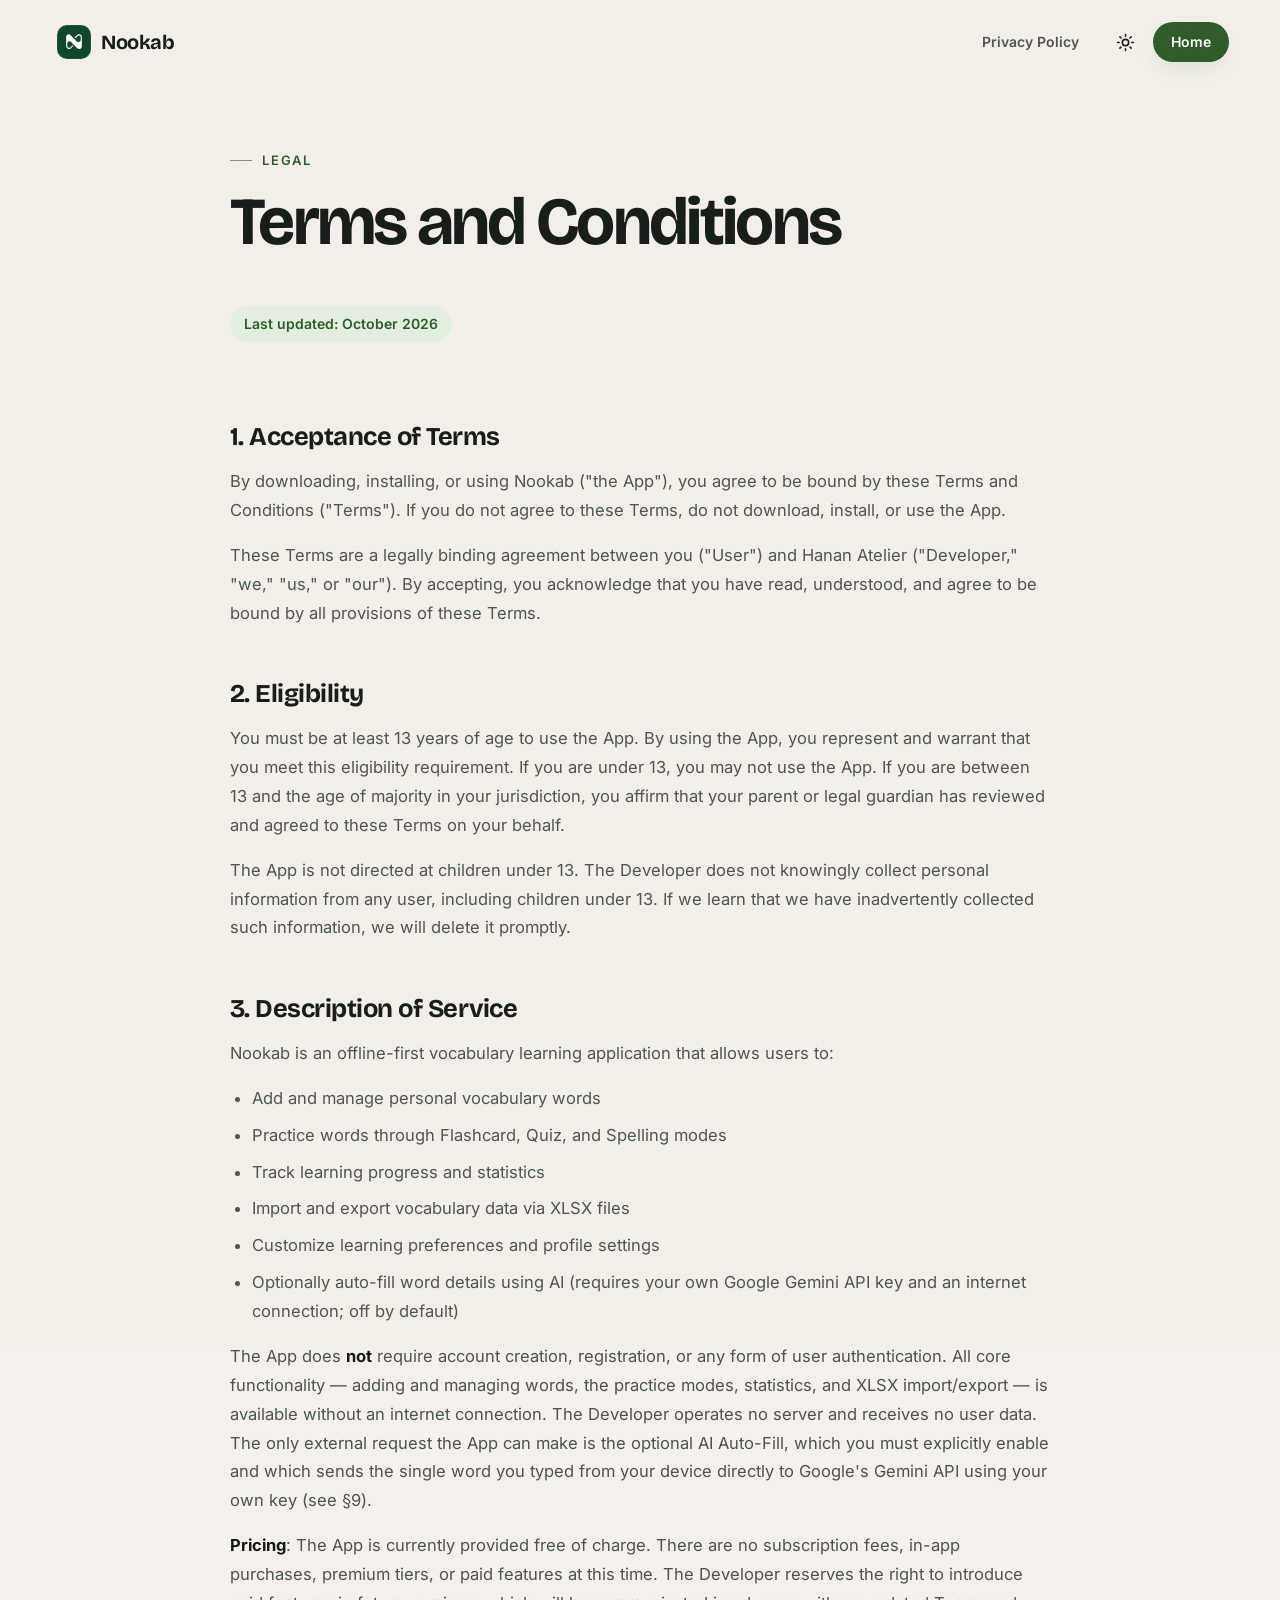
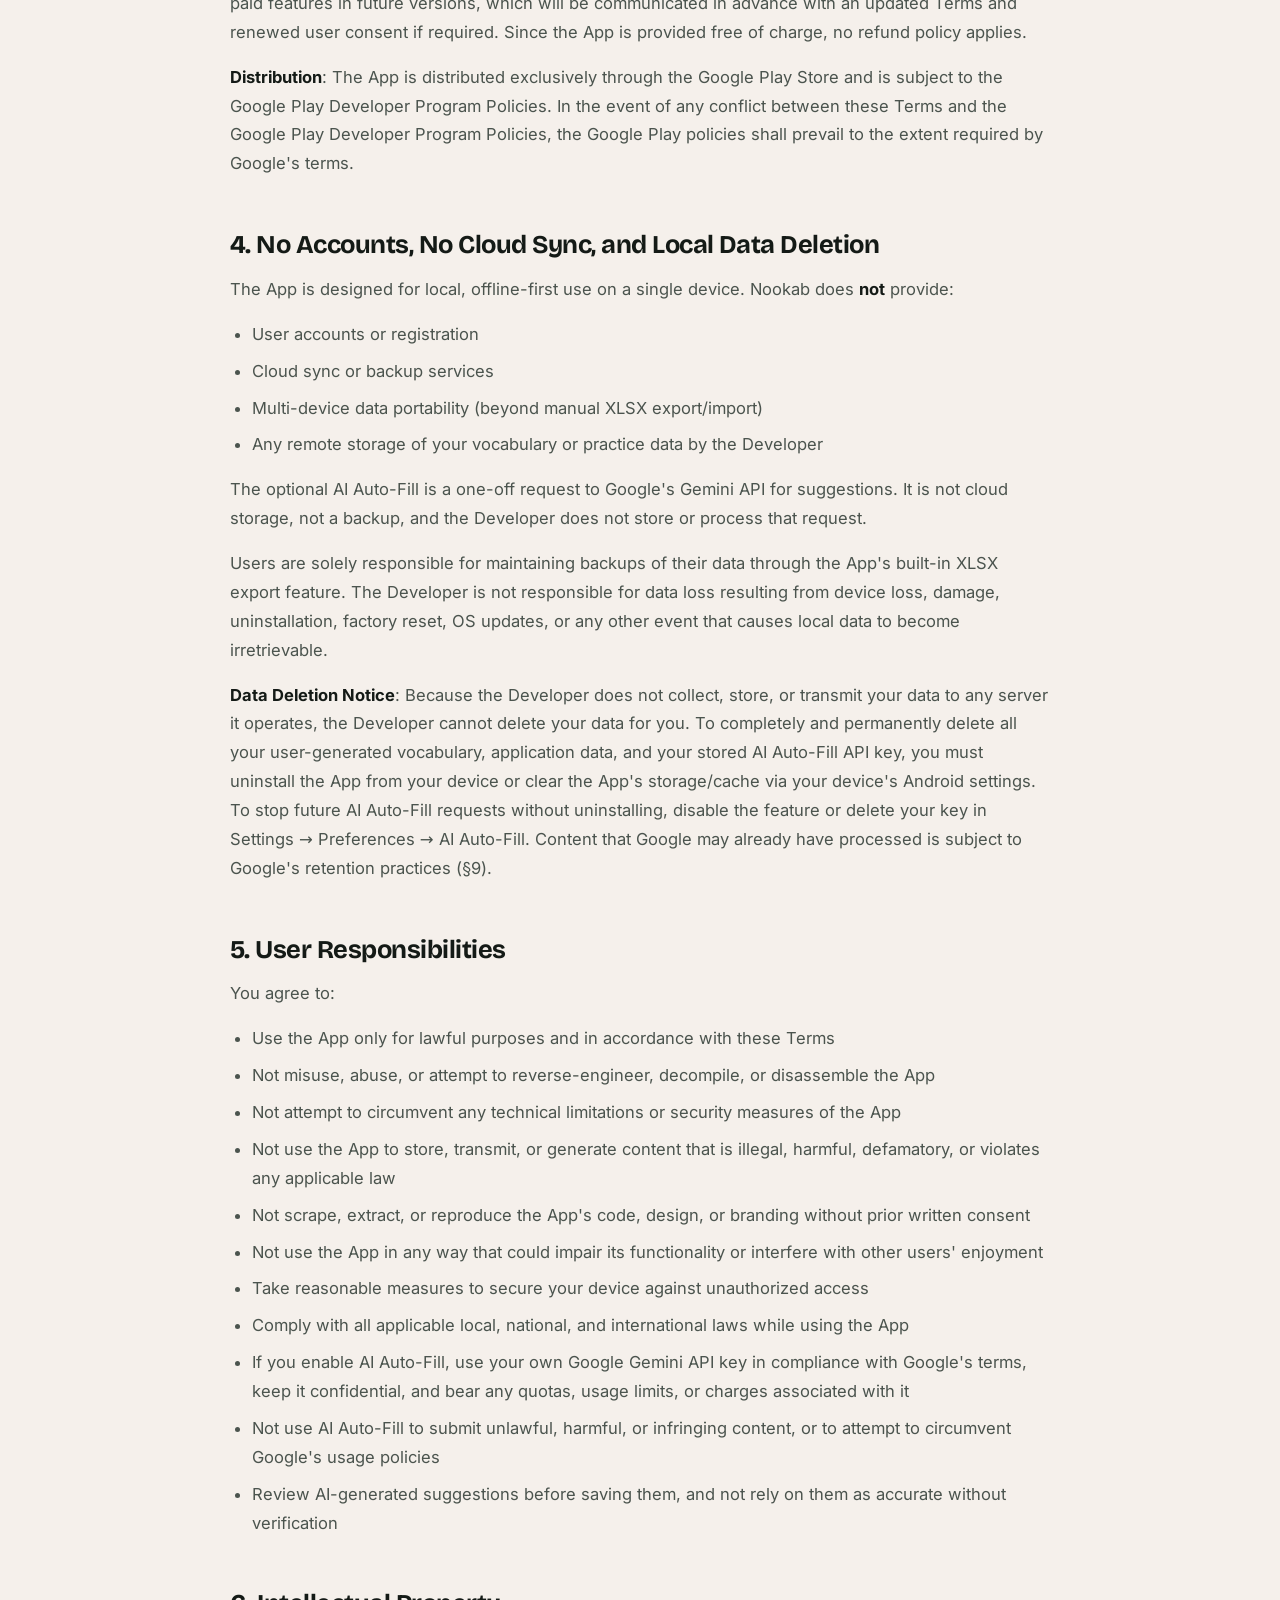
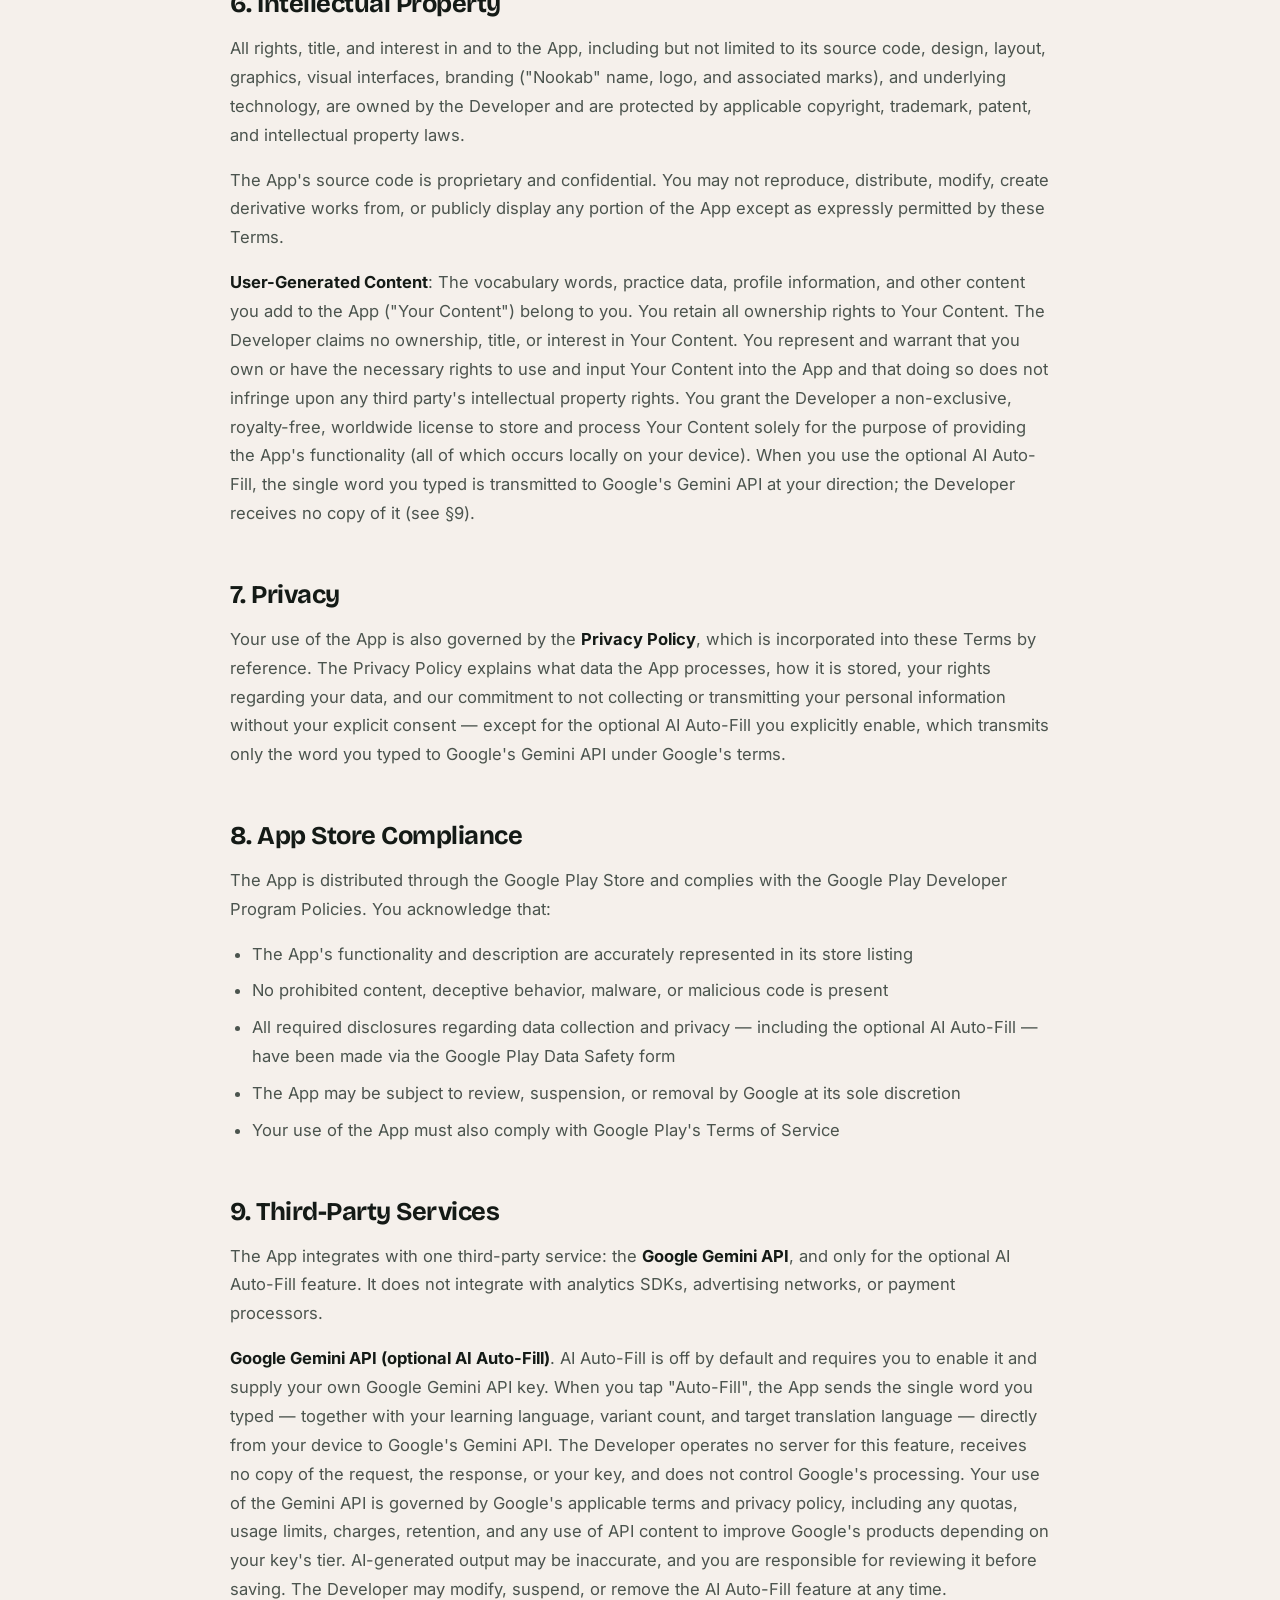
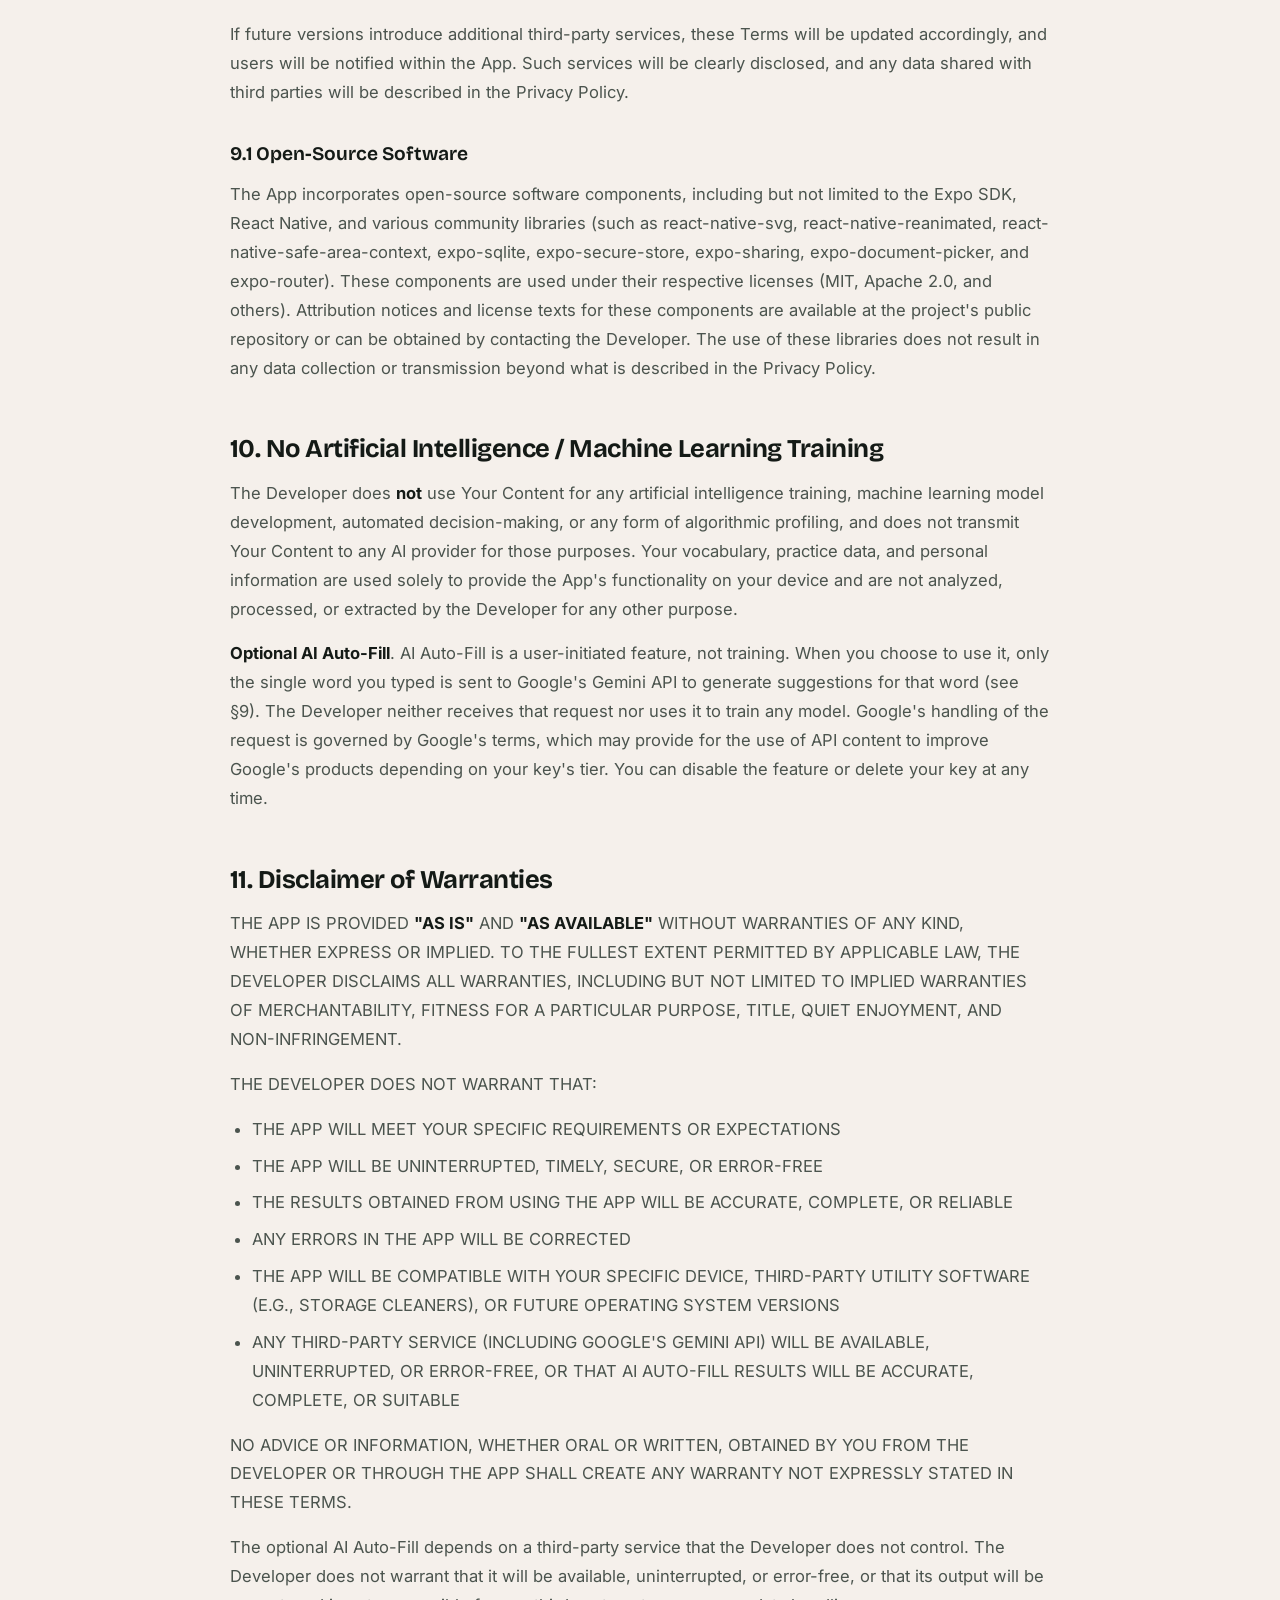
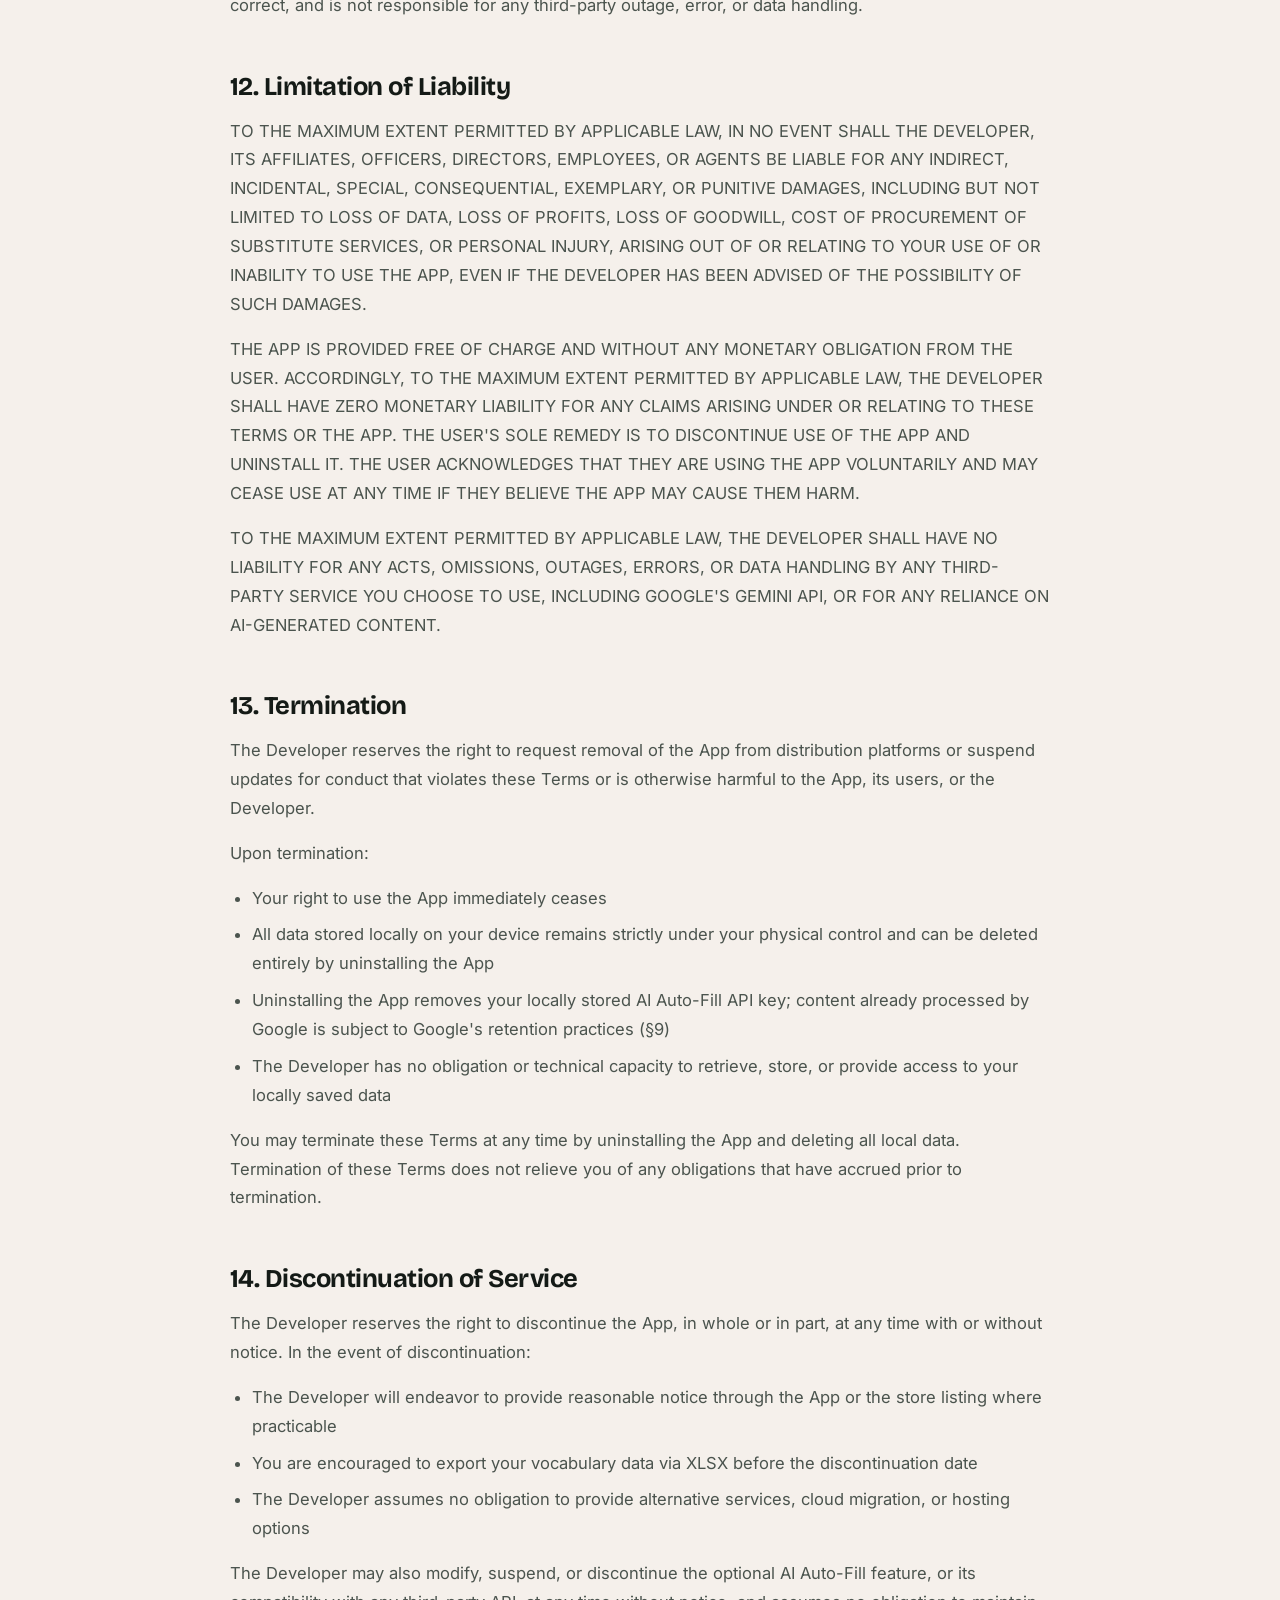
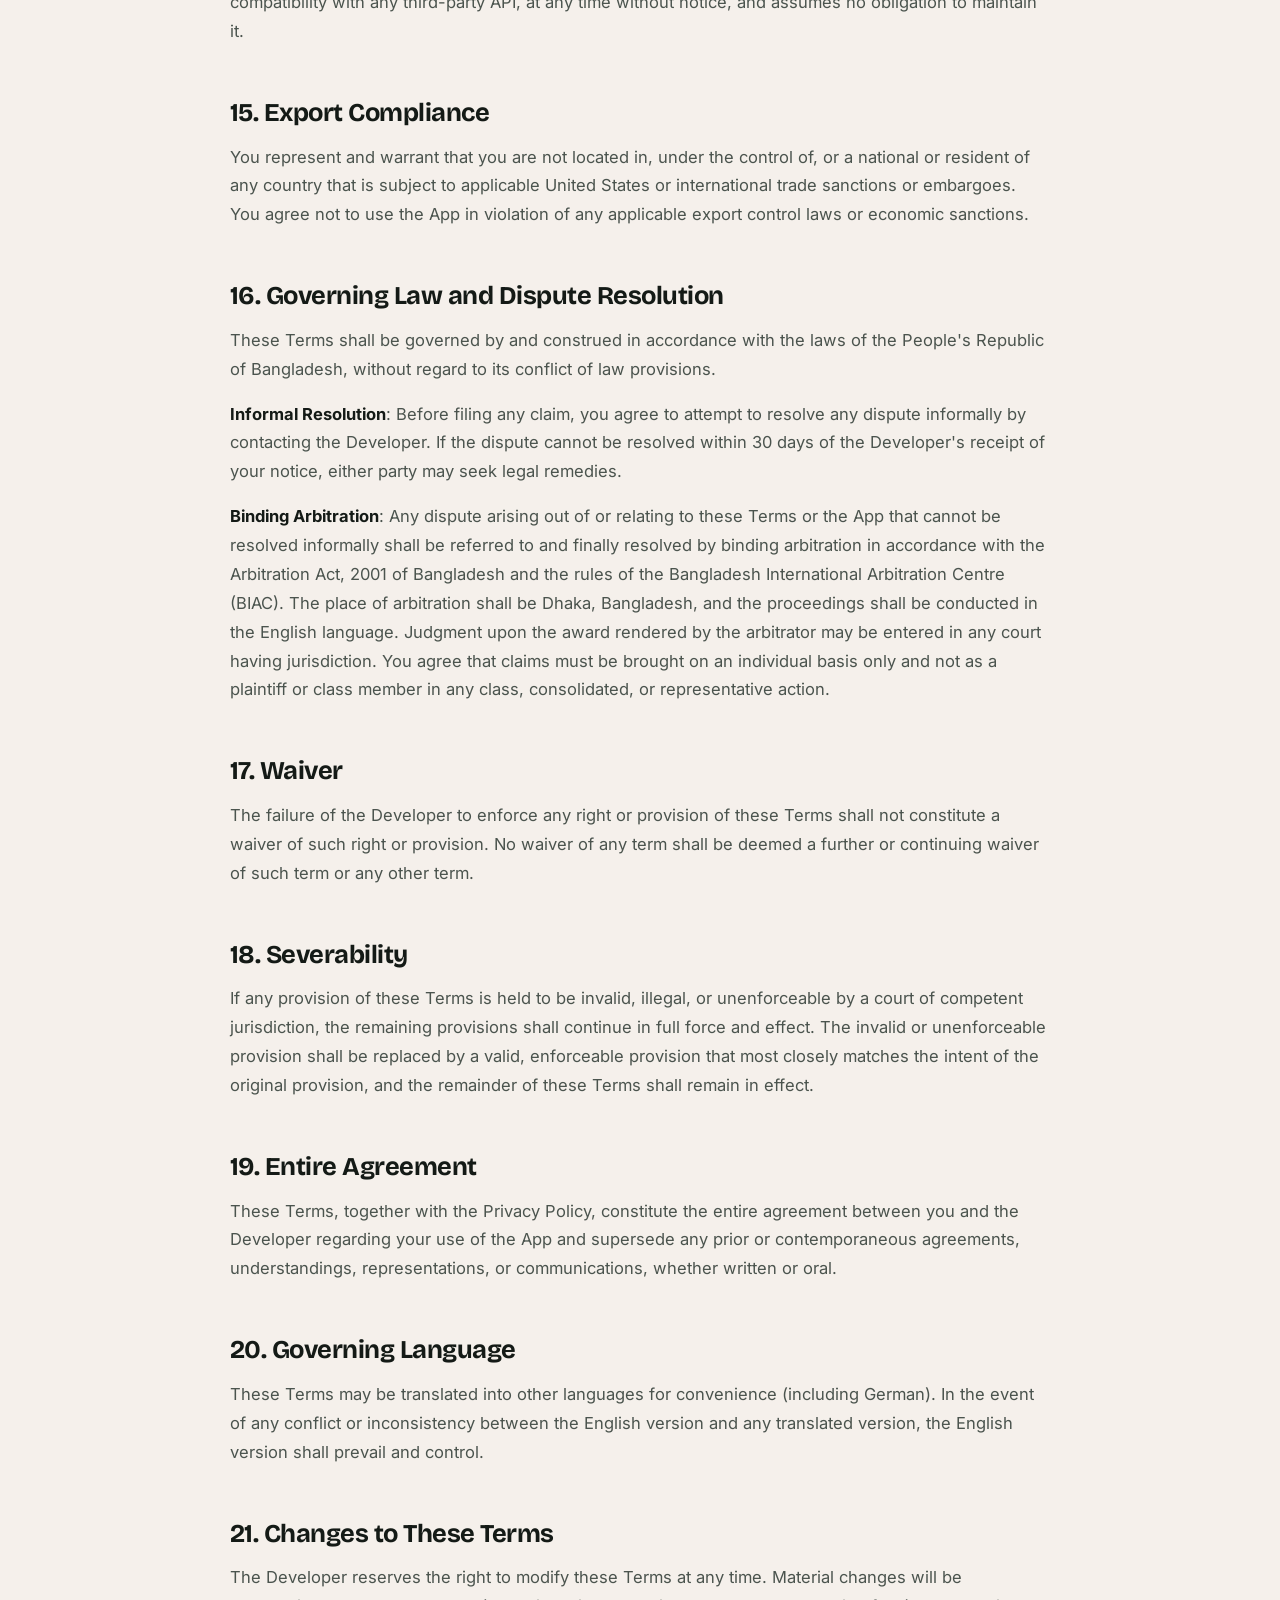
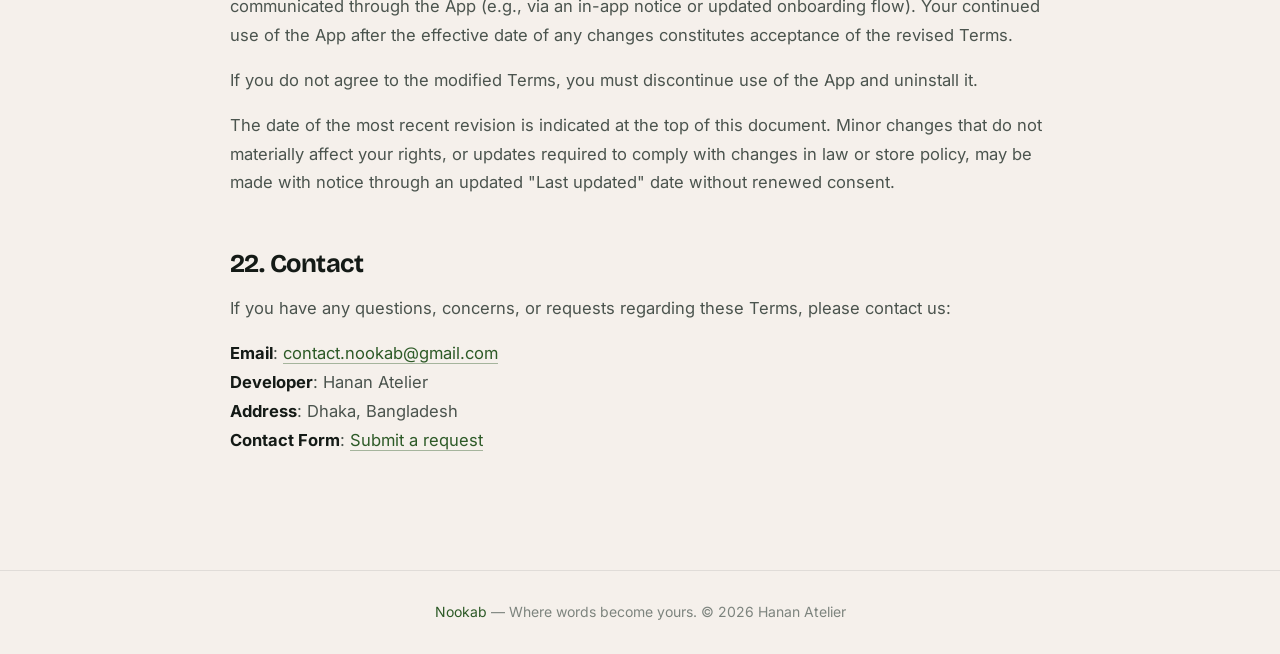
<file: pages/terms.html>
<!DOCTYPE html>
<html lang="en">

<head>
    <meta charset="UTF-8">
    <meta name="viewport" content="width=device-width, initial-scale=1.0">
    <title>Terms and Conditions — Nookab</title>
    <meta name="description" content="Nookab Terms and Conditions. Read the terms governing use of the Nookab vocabulary companion app.">
    <link rel="canonical" href="https://nookab.pages.dev/pages/terms">
    <meta property="og:type" content="website">
    <meta property="og:site_name" content="Nookab">
    <meta property="og:title" content="Terms and Conditions — Nookab">
    <meta property="og:description" content="Nookab Terms and Conditions. Read the terms governing use of the Nookab vocabulary companion app.">
    <meta property="og:url" content="https://nookab.pages.dev/pages/terms">
    <meta property="og:image" content="https://nookab.pages.dev/images/og-image.png">
    <meta name="twitter:card" content="summary_large_image">
    <link rel="icon" type="image/x-icon" href="../icons/favicon.ico">
    <link rel="apple-touch-icon" href="../icons/icon.png">
    <link rel="icon" type="image/png" sizes="192x192" href="../icons/icon.png">
    <meta name="theme-color" content="#f5f0eb">
    <script>
        (function () {
            var t = null;
            try { t = localStorage.getItem('nookab-theme'); } catch (e) { }
            if (t !== 'dark') t = 'light'; // light is the default theme
            document.documentElement.setAttribute('data-theme', t);
            var m = document.querySelector('meta[name="theme-color"]');
            if (m) m.setAttribute('content', t === 'dark' ? '#070a08' : '#f5f0eb');
        })();
    </script>
    <link rel="preload" href="../fonts/Inter-latin.woff2" as="font" type="font/woff2" crossorigin>
    <link rel="preconnect" href="https://fonts.googleapis.com">
    <link rel="preconnect" href="https://fonts.gstatic.com" crossorigin>
    <link href="https://fonts.googleapis.com/css2?family=Bricolage+Grotesque:opsz,wght@12..96,500..800&family=Instrument+Serif:ital@1&display=swap" rel="stylesheet">
    <link rel="stylesheet" href="../css/style.css">
</head>

<body>
    <svg width="0" height="0" style="position:absolute" aria-hidden="true">
        <defs>
            <symbol id="logo-mark" viewBox="0 0 1024 1024">
                <path fill="currentColor" d="M 204.01 304 C 207.752 248.541, 250.144 207.003, 303 207.003 C 323.302 207.003, 344.851 213.904, 359.994 225.256 C 363.022 227.526, 424.225 288.199, 496 360.085 C 568.497 432.693, 629.389 492.885, 633 495.507 C 663.606 517.736, 703.052 519.966, 734.925 501.269 C 742.84 496.627, 755.244 484.649, 760.967 476.122 C 766.484 467.904, 771.268 457.498, 774.14 447.47 C 776.384 439.637, 776.429 438.457, 776.785 379 C 777.174 314.097, 776.883 308.801, 772.281 297 C 768.716 287.855, 759.983 275.039, 753.23 269.041 C 745.911 262.541, 732.289 255.646, 722.432 253.453 C 707.279 250.081, 690.288 252.915, 676.165 261.17 C 672.149 263.517, 656.084 278.817, 620.968 313.74 C 589.023 345.51, 570.733 363, 569.455 363 C 567.038 363, 539 335.229, 539 332.835 C 539 330.618, 639.534 231.629, 647.323 226.177 C 670.889 209.682, 702.955 203.429, 732.587 209.55 C 773.57 218.015, 805.633 248.086, 817.818 289.487 C 818.702 292.491, 819.587 295.496, 820.471 298.5 C 820.566 363.315, 820.66 428.13, 820.755 492.944 C 821.007 665.177, 820.862 688.423, 819.484 696.444 C 807.243 767.713, 733.11 807.657, 669.148 777.447 C 664.005 775.018, 656.805 770.935, 653.148 768.375 C 648.951 765.435, 597.663 714.984, 514 631.496 C 441.125 558.774, 379.328 497.817, 376.673 496.036 C 369.484 491.214, 356.42 485.374, 348.5 483.442 C 337.199 480.686, 319.719 481.122, 308.5 483.442 C 284.035 491.676, 264.491 510.587, 254.699 536.5 C 248.368 553.251, 248.5 551.454, 248.5 621 C 248.5 642.167, 248.5 663.333, 248.5 684.5 C 249.408 687.167, 250.316 689.833, 251.224 692.5 C 255.177 704.107, 260.427 712.429, 269.519 721.5 C 278.796 730.756, 285.499 734.994, 297.739 739.344 C 305.979 742.272, 307.333 742.456, 320.5 742.427 C 333.326 742.399, 335.114 742.164, 341.817 739.627 C 356.699 733.996, 359.072 732.012, 403.927 687.705 C 427.262 664.655, 447.423 645.309, 448.73 644.713 C 450.938 643.707, 452.086 644.611, 465.052 657.552 C 473.626 666.11, 479 672.238, 479 673.459 C 479 675.899, 398.819 756.553, 388.461 764.532 C 378.354 772.317, 366.967 778.522, 356.555 781.919 C 341.693 786.767, 336.757 787.483, 318.5 787.444 C 304.546 787.414, 299.965 787.024, 292.932 785.266 C 269.411 779.386, 251.939 769.125, 234.67 751.05 C 215.99 731.498, 206.085 708.549, 204.002 680 C 202.877 664.573, 202.885 320.688, 204.01 304 Z" />
            </symbol>
            <symbol id="i-sun" viewBox="0 0 24 24"><circle cx="12" cy="12" r="4" /><path d="M12 2v2M12 20v2M4.93 4.93l1.41 1.41M17.66 17.66l1.41 1.41M2 12h2M20 12h2M6.34 17.66l-1.41 1.41M19.07 4.93l-1.41 1.41" /></symbol>
            <symbol id="i-moon" viewBox="0 0 24 24"><path d="M12 3a6 6 0 0 0 9 9 9 9 0 1 1-9-9Z" /></symbol>
        </defs>
    </svg>
    <div class="grain" aria-hidden="true"></div>

    <header class="nav" id="nav">
        <div class="nav-inner">
            <a href="../" class="brand" aria-label="Nookab home">
                <span class="brand-mark"><svg viewBox="0 0 1024 1024" aria-hidden="true"><use href="#logo-mark" /></svg></span>
                <span class="brand-name">Nookab</span>
            </a>
            <div class="nav-actions">
                <a class="btn btn-sm btn-ghost-text" href="privacy">Privacy Policy</a>
                <button class="theme-toggle" id="themeToggle" type="button" aria-label="Switch color theme">
                    <svg class="i i-sun"><use href="#i-sun" /></svg>
                    <svg class="i i-moon"><use href="#i-moon" /></svg>
                </button>
                <a class="btn btn-primary btn-sm" href="../">Home</a>
            </div>
        </div>
    </header>

    <div class="legal-wrap container">
        <header class="legal-hero">
            <p class="eyebrow">Legal</p>
            <h1>Terms and Conditions</h1>
        </header>
        <main class="legal-page">
        <p class="last-updated">Last updated: October 2026</p>

        <h2>1. Acceptance of Terms</h2>
        <p>By downloading, installing, or using Nookab ("the App"), you agree to be bound by these Terms and
            Conditions ("Terms"). If you do not agree to these Terms, do not download, install, or use the App.</p>
        <p>These Terms are a legally binding agreement between you ("User") and Hanan Atelier ("Developer," "we,"
            "us," or "our"). By accepting, you acknowledge that you have read, understood, and agree to be bound by
            all provisions of these Terms.</p>

        <h2>2. Eligibility</h2>
        <p>You must be at least 13 years of age to use the App. By using the App, you represent and warrant that you
            meet this eligibility requirement. If you are under 13, you may not use the App. If you are between 13
            and the age of majority in your jurisdiction, you affirm that your parent or legal guardian has reviewed
            and agreed to these Terms on your behalf.</p>
        <p>The App is not directed at children under 13. The Developer does not knowingly collect personal
            information from any user, including children under 13. If we learn that we have inadvertently collected
            such information, we will delete it promptly.</p>

        <h2>3. Description of Service</h2>
        <p>Nookab is an offline-first vocabulary learning application that allows users to:</p>
        <ul>
            <li>Add and manage personal vocabulary words</li>
            <li>Practice words through Flashcard, Quiz, and Spelling modes</li>
            <li>Track learning progress and statistics</li>
            <li>Import and export vocabulary data via XLSX files</li>
            <li>Customize learning preferences and profile settings</li>
            <li>Optionally auto-fill word details using AI (requires your own Google Gemini API key and an
                internet connection; off by default)</li>
        </ul>
        <p>The App does <strong>not</strong> require account creation, registration, or any form of user
            authentication. All core functionality — adding and managing words, the practice modes, statistics, and
            XLSX import/export — is available without an internet connection. The Developer operates no server and
            receives no user data. The only external request the App can make is the optional AI Auto-Fill, which
            you must explicitly enable and which sends the single word you typed from your device directly to
            Google's Gemini API using your own key (see §9).</p>
        <p><strong>Pricing</strong>: The App is currently provided free of charge. There are no subscription fees,
            in-app purchases, premium tiers, or paid features at this time. The Developer reserves the right to
            introduce paid features in future versions, which will be communicated in advance with an updated Terms
            and renewed user consent if required. Since the App is provided free of charge, no refund policy
            applies.</p>
        <p><strong>Distribution</strong>: The App is distributed exclusively through the Google Play Store and is
            subject to the Google Play Developer Program Policies. In the event of any conflict between these Terms
            and the Google Play Developer Program Policies, the Google Play policies shall prevail to the extent
            required by Google's terms.</p>

        <h2>4. No Accounts, No Cloud Sync, and Local Data Deletion</h2>
        <p>The App is designed for local, offline-first use on a single device. Nookab does <strong>not</strong>
            provide:</p>
        <ul>
            <li>User accounts or registration</li>
            <li>Cloud sync or backup services</li>
            <li>Multi-device data portability (beyond manual XLSX export/import)</li>
            <li>Any remote storage of your vocabulary or practice data by the Developer</li>
        </ul>
        <p>The optional AI Auto-Fill is a one-off request to Google's Gemini API for suggestions. It is not cloud
            storage, not a backup, and the Developer does not store or process that request.</p>
        <p>Users are solely responsible for maintaining backups of their data through the App's built-in XLSX export
            feature. The Developer is not responsible for data loss resulting from device loss, damage,
            uninstallation, factory reset, OS updates, or any other event that causes local data to become
            irretrievable.</p>
        <p><strong>Data Deletion Notice</strong>: Because the Developer does not collect, store, or transmit your
            data to any server it operates, the Developer cannot delete your data for you. To completely and
            permanently delete all your user-generated vocabulary, application data, and your stored AI Auto-Fill
            API key, you must uninstall the App from your device or clear the App's storage/cache via your device's
            Android settings. To stop future AI Auto-Fill requests without uninstalling, disable the feature or
            delete your key in Settings → Preferences → AI Auto-Fill. Content that Google may already have
            processed is subject to Google's retention practices (§9).</p>

        <h2>5. User Responsibilities</h2>
        <p>You agree to:</p>
        <ul>
            <li>Use the App only for lawful purposes and in accordance with these Terms</li>
            <li>Not misuse, abuse, or attempt to reverse-engineer, decompile, or disassemble the App</li>
            <li>Not attempt to circumvent any technical limitations or security measures of the App</li>
            <li>Not use the App to store, transmit, or generate content that is illegal, harmful, defamatory, or
                violates any applicable law</li>
            <li>Not scrape, extract, or reproduce the App's code, design, or branding without prior written consent
            </li>
            <li>Not use the App in any way that could impair its functionality or interfere with other users'
                enjoyment</li>
            <li>Take reasonable measures to secure your device against unauthorized access</li>
            <li>Comply with all applicable local, national, and international laws while using the App</li>
            <li>If you enable AI Auto-Fill, use your own Google Gemini API key in compliance with Google's terms,
                keep it confidential, and bear any quotas, usage limits, or charges associated with it</li>
            <li>Not use AI Auto-Fill to submit unlawful, harmful, or infringing content, or to attempt to circumvent
                Google's usage policies</li>
            <li>Review AI-generated suggestions before saving them, and not rely on them as accurate without
                verification</li>
        </ul>

        <h2>6. Intellectual Property</h2>
        <p>All rights, title, and interest in and to the App, including but not limited to its source code, design,
            layout, graphics, visual interfaces, branding ("Nookab" name, logo, and associated marks), and
            underlying technology, are owned by the Developer and are protected by applicable copyright, trademark,
            patent, and intellectual property laws.</p>
        <p>The App's source code is proprietary and confidential. You may not reproduce, distribute, modify, create
            derivative works from, or publicly display any portion of the App except as expressly permitted by these
            Terms.</p>
        <p><strong>User-Generated Content</strong>: The vocabulary words, practice data, profile information, and
            other content you add to the App ("Your Content") belong to you. You retain all ownership rights to Your
            Content. The Developer claims no ownership, title, or interest in Your Content. You represent and
            warrant that you own or have the necessary rights to use and input Your Content into the App and that
            doing so does not infringe upon any third party's intellectual property rights. You grant the Developer
            a non-exclusive, royalty-free, worldwide license to store and process Your Content solely for the
            purpose of providing the App's functionality (all of which occurs locally on your device). When you use
            the optional AI Auto-Fill, the single word you typed is transmitted to Google's Gemini API at your
            direction; the Developer receives no copy of it (see §9).</p>

        <h2>7. Privacy</h2>
        <p>Your use of the App is also governed by the <strong>Privacy Policy</strong>, which is
            incorporated into these Terms by reference. The Privacy Policy explains what data the App processes, how
            it is stored, your rights regarding your data, and our commitment to not collecting or transmitting your
            personal information without your explicit consent — except for the optional AI Auto-Fill you explicitly
            enable, which transmits only the word you typed to Google's Gemini API under Google's terms.</p>

        <h2>8. App Store Compliance</h2>
        <p>The App is distributed through the Google Play Store and complies with the Google Play Developer Program
            Policies. You acknowledge that:</p>
        <ul>
            <li>The App's functionality and description are accurately represented in its store listing</li>
            <li>No prohibited content, deceptive behavior, malware, or malicious code is present</li>
            <li>All required disclosures regarding data collection and privacy — including the optional AI
                Auto-Fill — have been made via the Google Play Data Safety form</li>
            <li>The App may be subject to review, suspension, or removal by Google at its sole discretion</li>
            <li>Your use of the App must also comply with Google Play's Terms of Service</li>
        </ul>

        <h2>9. Third-Party Services</h2>
        <p>The App integrates with one third-party service: the <strong>Google Gemini API</strong>, and only for the
            optional AI Auto-Fill feature. It does not integrate with analytics SDKs, advertising networks, or
            payment processors.</p>
        <p><strong>Google Gemini API (optional AI Auto-Fill)</strong>. AI Auto-Fill is off by default and requires
            you to enable it and supply your own Google Gemini API key. When you tap "Auto-Fill", the App sends the
            single word you typed — together with your learning language, variant count, and target translation
            language — directly from your device to Google's Gemini API. The Developer operates no server for this
            feature, receives no copy of the request, the response, or your key, and does not control Google's
            processing. Your use of the Gemini API is governed by Google's applicable terms and privacy policy,
            including any quotas, usage limits, charges, retention, and any use of API content to improve Google's
            products depending on your key's tier. AI-generated output may be inaccurate, and you are responsible
            for reviewing it before saving. The Developer may modify, suspend, or remove the AI Auto-Fill feature at
            any time.</p>
        <p>If future versions introduce additional third-party services, these Terms will be updated accordingly,
            and users will be notified within the App. Such services will be clearly disclosed, and any data shared
            with third parties will be described in the Privacy Policy.</p>

        <h3>9.1 Open-Source Software</h3>
        <p>The App incorporates open-source software components, including but not limited to the Expo SDK, React
            Native, and various community libraries (such as react-native-svg, react-native-reanimated,
            react-native-safe-area-context, expo-sqlite, expo-secure-store, expo-sharing, expo-document-picker, and
            expo-router). These components are used under their respective licenses (MIT, Apache 2.0, and others).
            Attribution notices and license texts for these components are available at the project's public
            repository or can be obtained by contacting the Developer. The use of these libraries does not result in
            any data collection or transmission beyond what is described in the Privacy Policy.</p>

        <h2>10. No Artificial Intelligence / Machine Learning Training</h2>
        <p>The Developer does <strong>not</strong> use Your Content for any artificial intelligence training,
            machine learning model development, automated decision-making, or any form of algorithmic profiling, and
            does not transmit Your Content to any AI provider for those purposes. Your vocabulary, practice data, and
            personal information are used solely to provide the App's functionality on your device and are not
            analyzed, processed, or extracted by the Developer for any other purpose.</p>
        <p><strong>Optional AI Auto-Fill</strong>. AI Auto-Fill is a user-initiated feature, not training. When you
            choose to use it, only the single word you typed is sent to Google's Gemini API to generate suggestions
            for that word (see §9). The Developer neither receives that request nor uses it to train any model.
            Google's handling of the request is governed by Google's terms, which may provide for the use of API
            content to improve Google's products depending on your key's tier. You can disable the feature or delete
            your key at any time.</p>

        <h2>11. Disclaimer of Warranties</h2>
        <p>THE APP IS PROVIDED <strong>"AS IS"</strong> AND <strong>"AS AVAILABLE"</strong> WITHOUT WARRANTIES OF
            ANY KIND, WHETHER EXPRESS OR IMPLIED. TO THE FULLEST EXTENT PERMITTED BY APPLICABLE LAW, THE DEVELOPER
            DISCLAIMS ALL WARRANTIES, INCLUDING BUT NOT LIMITED TO IMPLIED WARRANTIES OF MERCHANTABILITY, FITNESS
            FOR A PARTICULAR PURPOSE, TITLE, QUIET ENJOYMENT, AND NON-INFRINGEMENT.</p>
        <p>THE DEVELOPER DOES NOT WARRANT THAT:</p>
        <ul>
            <li>THE APP WILL MEET YOUR SPECIFIC REQUIREMENTS OR EXPECTATIONS</li>
            <li>THE APP WILL BE UNINTERRUPTED, TIMELY, SECURE, OR ERROR-FREE</li>
            <li>THE RESULTS OBTAINED FROM USING THE APP WILL BE ACCURATE, COMPLETE, OR RELIABLE</li>
            <li>ANY ERRORS IN THE APP WILL BE CORRECTED</li>
            <li>THE APP WILL BE COMPATIBLE WITH YOUR SPECIFIC DEVICE, THIRD-PARTY UTILITY SOFTWARE (E.G., STORAGE
                CLEANERS), OR FUTURE OPERATING SYSTEM VERSIONS</li>
            <li>ANY THIRD-PARTY SERVICE (INCLUDING GOOGLE'S GEMINI API) WILL BE AVAILABLE, UNINTERRUPTED, OR
                ERROR-FREE, OR THAT AI AUTO-FILL RESULTS WILL BE ACCURATE, COMPLETE, OR SUITABLE</li>
        </ul>
        <p>NO ADVICE OR INFORMATION, WHETHER ORAL OR WRITTEN, OBTAINED BY YOU FROM THE DEVELOPER OR THROUGH THE APP
            SHALL CREATE ANY WARRANTY NOT EXPRESSLY STATED IN THESE TERMS.</p>
        <p>The optional AI Auto-Fill depends on a third-party service that the Developer does not control. The
            Developer does not warrant that it will be available, uninterrupted, or error-free, or that its output
            will be correct, and is not responsible for any third-party outage, error, or data handling.</p>

        <h2>12. Limitation of Liability</h2>
        <p>TO THE MAXIMUM EXTENT PERMITTED BY APPLICABLE LAW, IN NO EVENT SHALL THE DEVELOPER, ITS AFFILIATES,
            OFFICERS, DIRECTORS, EMPLOYEES, OR AGENTS BE LIABLE FOR ANY INDIRECT, INCIDENTAL, SPECIAL,
            CONSEQUENTIAL, EXEMPLARY, OR PUNITIVE DAMAGES, INCLUDING BUT NOT LIMITED TO LOSS OF DATA, LOSS OF
            PROFITS, LOSS OF GOODWILL, COST OF PROCUREMENT OF SUBSTITUTE SERVICES, OR PERSONAL INJURY, ARISING OUT
            OF OR RELATING TO YOUR USE OF OR INABILITY TO USE THE APP, EVEN IF THE DEVELOPER HAS BEEN ADVISED OF THE
            POSSIBILITY OF SUCH DAMAGES.</p>
        <p>THE APP IS PROVIDED FREE OF CHARGE AND WITHOUT ANY MONETARY OBLIGATION FROM THE USER. ACCORDINGLY, TO THE
            MAXIMUM EXTENT PERMITTED BY APPLICABLE LAW, THE DEVELOPER SHALL HAVE ZERO MONETARY LIABILITY FOR ANY
            CLAIMS ARISING UNDER OR RELATING TO THESE TERMS OR THE APP. THE USER'S SOLE REMEDY IS TO DISCONTINUE USE
            OF THE APP AND UNINSTALL IT. THE USER ACKNOWLEDGES THAT THEY ARE USING THE APP VOLUNTARILY AND MAY CEASE
            USE AT ANY TIME IF THEY BELIEVE THE APP MAY CAUSE THEM HARM.</p>
        <p>TO THE MAXIMUM EXTENT PERMITTED BY APPLICABLE LAW, THE DEVELOPER SHALL HAVE NO LIABILITY FOR ANY ACTS,
            OMISSIONS, OUTAGES, ERRORS, OR DATA HANDLING BY ANY THIRD-PARTY SERVICE YOU CHOOSE TO USE, INCLUDING
            GOOGLE'S GEMINI API, OR FOR ANY RELIANCE ON AI-GENERATED CONTENT.</p>

        <h2>13. Termination</h2>
        <p>The Developer reserves the right to request removal of the App from distribution platforms or suspend
            updates for conduct that violates these Terms or is otherwise harmful to the App, its users, or the
            Developer.</p>
        <p>Upon termination:</p>
        <ul>
            <li>Your right to use the App immediately ceases</li>
            <li>All data stored locally on your device remains strictly under your physical control and can be
                deleted entirely by uninstalling the App</li>
            <li>Uninstalling the App removes your locally stored AI Auto-Fill API key; content already processed by
                Google is subject to Google's retention practices (§9)</li>
            <li>The Developer has no obligation or technical capacity to retrieve, store, or provide access to your
                locally saved data</li>
        </ul>
        <p>You may terminate these Terms at any time by uninstalling the App and deleting all local data.
            Termination of these Terms does not relieve you of any obligations that have accrued prior to
            termination.</p>

        <h2>14. Discontinuation of Service</h2>
        <p>The Developer reserves the right to discontinue the App, in whole or in part, at any time with or without
            notice. In the event of discontinuation:</p>
        <ul>
            <li>The Developer will endeavor to provide reasonable notice through the App or the store listing where
                practicable</li>
            <li>You are encouraged to export your vocabulary data via XLSX before the discontinuation date</li>
            <li>The Developer assumes no obligation to provide alternative services, cloud migration, or hosting
                options</li>
        </ul>
        <p>The Developer may also modify, suspend, or discontinue the optional AI Auto-Fill feature, or its
            compatibility with any third-party API, at any time without notice, and assumes no obligation to
            maintain it.</p>

        <h2>15. Export Compliance</h2>
        <p>You represent and warrant that you are not located in, under the control of, or a national or resident of
            any country that is subject to applicable United States or international trade sanctions or embargoes.
            You agree not to use the App in violation of any applicable export control laws or economic sanctions.
        </p>

        <h2>16. Governing Law and Dispute Resolution</h2>
        <p>These Terms shall be governed by and construed in accordance with the laws of the People's Republic of
            Bangladesh, without regard to its conflict of law provisions.</p>
        <p><strong>Informal Resolution</strong>: Before filing any claim, you agree to attempt to resolve any
            dispute informally by contacting the Developer. If the dispute cannot be resolved within 30 days of the
            Developer's receipt of your notice, either party may seek legal remedies.</p>
        <p><strong>Binding Arbitration</strong>: Any dispute arising out of or relating to these Terms or the App
            that cannot be resolved informally shall be referred to and finally resolved by binding arbitration in
            accordance with the Arbitration Act, 2001 of Bangladesh and the rules of the Bangladesh International
            Arbitration Centre (BIAC). The place of arbitration shall be Dhaka, Bangladesh, and the proceedings
            shall be conducted in the English language. Judgment upon the award rendered by the arbitrator may be
            entered in any court having jurisdiction. You agree that claims must be brought on an individual basis
            only and not as a plaintiff or class member in any class, consolidated, or representative action.</p>

        <h2>17. Waiver</h2>
        <p>The failure of the Developer to enforce any right or provision of these Terms shall not constitute a
            waiver of such right or provision. No waiver of any term shall be deemed a further or continuing waiver
            of such term or any other term.</p>

        <h2>18. Severability</h2>
        <p>If any provision of these Terms is held to be invalid, illegal, or unenforceable by a court of competent
            jurisdiction, the remaining provisions shall continue in full force and effect. The invalid or
            unenforceable provision shall be replaced by a valid, enforceable provision that most closely matches
            the intent of the original provision, and the remainder of these Terms shall remain in effect.</p>

        <h2>19. Entire Agreement</h2>
        <p>These Terms, together with the Privacy Policy, constitute the entire agreement between you and the
            Developer regarding your use of the App and supersede any prior or contemporaneous agreements,
            understandings, representations, or communications, whether written or oral.</p>

        <h2>20. Governing Language</h2>
        <p>These Terms may be translated into other languages for convenience (including German). In the event of
            any conflict or inconsistency between the English version and any translated version, the English
            version shall prevail and control.</p>

        <h2>21. Changes to These Terms</h2>
        <p>The Developer reserves the right to modify these Terms at any time. Material changes will be communicated
            through the App (e.g., via an in-app notice or updated onboarding flow). Your continued use of the App
            after the effective date of any changes constitutes acceptance of the revised Terms.</p>
        <p>If you do not agree to the modified Terms, you must discontinue use of the App and uninstall it.</p>
        <p>The date of the most recent revision is indicated at the top of this document. Minor changes that do not
            materially affect your rights, or updates required to comply with changes in law or store policy, may be
            made with notice through an updated "Last updated" date without renewed consent.</p>

        <h2>22. Contact</h2>
        <p>If you have any questions, concerns, or requests regarding these Terms, please contact us:</p>
        <p><strong>Email</strong>: <a href="mailto:contact.nookab@gmail.com">contact.nookab@gmail.com</a><br>
            <strong>Developer</strong>: Hanan Atelier<br>
            <strong>Address</strong>: Dhaka, Bangladesh<br>
            <strong>Contact Form</strong>: <a href="https://forms.gle/iurRmAPYfR1rbgUu5">Submit a request</a>
        </p>
    
        </main>
    </div>

    <footer class="legal-footer">
        <p><a href="../">Nookab</a> &mdash; Where words become yours. &copy; 2026 Hanan Atelier</p>
    </footer>

    <script>
        (function () {
            var d = document.documentElement, nav = document.getElementById('nav'), btn = document.getElementById('themeToggle');
            btn.addEventListener('click', function () {
                var t = d.getAttribute('data-theme') === 'dark' ? 'light' : 'dark';
                d.setAttribute('data-theme', t);
                try { localStorage.setItem('nookab-theme', t); } catch (e) { }
                var m = document.querySelector('meta[name="theme-color"]');
                if (m) m.setAttribute('content', t === 'dark' ? '#070a08' : '#f5f0eb');
            });
            var onScroll = function () { nav.classList.toggle('is-scrolled', window.scrollY > 30); };
            window.addEventListener('scroll', onScroll, { passive: true });
            onScroll();
        })();
    </script>
</body>

</html>
</file>
<file: css/style.css>
/* =========================================================
   Nookab — landing page
   Light (cream) + dark (near-black) themes via [data-theme]
   ========================================================= */

@font-face {
    font-family: 'Inter';
    src: url('../fonts/Inter-latin.woff2') format('woff2');
    font-weight: 100 900;
    font-style: normal;
    font-display: swap;
}

:root {
    --font-display: 'Bricolage Grotesque', 'Inter', system-ui, sans-serif;
    --font-body: 'Inter', system-ui, -apple-system, 'Segoe UI', sans-serif;
    --font-serif: 'Instrument Serif', Georgia, 'Times New Roman', serif;

    --ease-out: cubic-bezier(.16, 1, .3, 1);
    --ease-spring: cubic-bezier(.34, 1.56, .64, 1);

    --radius: 22px;
    --radius-lg: 32px;
    --container: 1200px;
    --gutter: clamp(16px, 4vw, 40px);
    --nav-h: 72px;

    /* light theme (default) */
    --bg: #f5f0eb;
    --bg-2: #ede8e2;
    --surface: #ffffff;
    --surface-2: #faf7f3;
    --text: #141a16;
    --text-2: #4b544e;
    --muted: #7d847e;
    --line: rgba(20, 26, 22, .09);
    --line-2: rgba(20, 26, 22, .16);
    --brand: #2d5a27;
    --brand-deep: #0c4429;
    --brand-ink: #ffffff;
    --accent: #2d5a27;
    --accent-soft: #e4f0e1;
    --glow-1: rgba(77, 140, 66, .28);
    --glow-2: rgba(156, 178, 168, .45);
    --der: #2563eb;
    --die: #db2777;
    --das: #059669;
    --weak: #dc2626;
    --learn: #f59e0b;
    --practice: #3b82f6;
    --mastered: #0891b2;
    --shadow-sm: 0 1px 2px rgba(20, 26, 22, .06), 0 4px 14px -6px rgba(20, 26, 22, .12);
    --shadow-md: 0 2px 4px rgba(20, 26, 22, .04), 0 18px 40px -18px rgba(20, 26, 22, .22);
    --shadow-lg: 0 40px 90px -30px rgba(20, 40, 25, .4), 0 20px 40px -24px rgba(20, 26, 22, .25);
    --nav-bg: rgba(245, 240, 235, .72);
    --grain-opacity: .05;
    color-scheme: light;
}

:root[data-theme="dark"] {
    --bg: #070a08;
    --bg-2: #0c110e;
    --surface: #111713;
    --surface-2: #161e19;
    --text: #edf2ee;
    --text-2: #b3bdb6;
    --muted: #7b877f;
    --line: rgba(255, 255, 255, .08);
    --line-2: rgba(255, 255, 255, .15);
    --brand: #a6dc9b;
    --brand-deep: #0c4429;
    --brand-ink: #08160b;
    --accent: #a6dc9b;
    --accent-soft: rgba(166, 220, 155, .1);
    --glow-1: rgba(78, 160, 90, .25);
    --glow-2: rgba(30, 90, 60, .35);
    --der: #60a5fa;
    --die: #f472b6;
    --das: #34d399;
    --weak: #f87171;
    --learn: #fbbf24;
    --practice: #60a5fa;
    --mastered: #22d3ee;
    --shadow-sm: 0 1px 2px rgba(0, 0, 0, .4), 0 4px 14px -6px rgba(0, 0, 0, .5);
    --shadow-md: 0 2px 4px rgba(0, 0, 0, .3), 0 18px 40px -18px rgba(0, 0, 0, .7);
    --shadow-lg: 0 40px 90px -30px rgba(0, 0, 0, .8), 0 20px 40px -24px rgba(0, 0, 0, .6);
    --nav-bg: rgba(7, 10, 8, .66);
    --grain-opacity: .07;
    color-scheme: dark;
}

/* ---------- base ---------- */
*,
*::before,
*::after {
    box-sizing: border-box;
    margin: 0;
    padding: 0;
}

html {
    -webkit-text-size-adjust: 100%;
    scroll-padding-top: calc(var(--nav-h) + 16px);
}

html:not(.lenis) {
    scroll-behavior: smooth;
}

html.lenis,
html.lenis body {
    height: auto;
}

body {
    font-family: var(--font-body);
    font-size: 17px;
    line-height: 1.6;
    color: var(--text);
    background: var(--bg);
    -webkit-font-smoothing: antialiased;
    -moz-osx-font-smoothing: grayscale;
    overflow-x: clip;
    transition: background-color .5s ease, color .5s ease;
}

img,
video,
svg {
    display: block;
    max-width: 100%;
}

a {
    color: inherit;
    text-decoration: none;
}

button {
    font: inherit;
    color: inherit;
    background: none;
    border: 0;
    cursor: pointer;
}

::selection {
    background: var(--accent);
    color: var(--brand-ink);
}

:focus-visible {
    outline: 2px solid var(--accent);
    outline-offset: 3px;
    border-radius: 6px;
}

.i {
    width: 1.15em;
    height: 1.15em;
    fill: none;
    stroke: currentColor;
    stroke-width: 2;
    stroke-linecap: round;
    stroke-linejoin: round;
    flex-shrink: 0;
}

.container {
    width: 100%;
    max-width: var(--container);
    margin: 0 auto;
    padding: 0 var(--gutter);
}

.skip-link {
    position: absolute;
    left: 16px;
    top: -60px;
    z-index: 1000;
    padding: 10px 16px;
    border-radius: 10px;
    background: var(--brand);
    color: var(--brand-ink);
    font-weight: 600;
}

.skip-link:focus {
    top: 16px;
}

.grain {
    position: fixed;
    inset: -50%;
    z-index: 999;
    pointer-events: none;
    opacity: var(--grain-opacity);
    background-image: url("data:image/svg+xml,%3Csvg xmlns='http://www.w3.org/2000/svg' width='160' height='160'%3E%3Cfilter id='n'%3E%3CfeTurbulence type='fractalNoise' baseFrequency='.85' numOctaves='3' stitchTiles='stitch'/%3E%3C/filter%3E%3Crect width='100%25' height='100%25' filter='url(%23n)'/%3E%3C/svg%3E");
}

.scroll-progress {
    position: fixed;
    top: 0;
    left: 0;
    right: 0;
    height: 2px;
    z-index: 200;
    background: linear-gradient(90deg, var(--das), var(--accent), var(--der));
    transform-origin: 0 50%;
    transform: scaleX(var(--sp, 0));
}

/* ---------- type ---------- */
.eyebrow {
    display: inline-flex;
    align-items: center;
    gap: 10px;
    font-size: 13px;
    font-weight: 600;
    letter-spacing: .14em;
    text-transform: uppercase;
    color: var(--accent);
    margin-bottom: 18px;
}

.eyebrow::before {
    content: '';
    width: 22px;
    height: 1.5px;
    background: currentColor;
    opacity: .6;
}

.eyebrow.center,
.center .eyebrow {
    justify-content: center;
}

.hero-eyebrow::before {
    display: none;
}

.section-head {
    max-width: 760px;
    margin-bottom: clamp(48px, 7vw, 88px);
}

.section-head.center {
    margin-left: auto;
    margin-right: auto;
    text-align: center;
}

.section-title {
    font-family: var(--font-display);
    font-weight: 700;
    font-size: clamp(2.3rem, 5.4vw, 4.6rem);
    line-height: 1.02;
    letter-spacing: -.035em;
    font-variation-settings: 'opsz' 96;
}

.serif {
    font-family: var(--font-serif);
    font-style: italic;
    font-weight: 400;
    letter-spacing: -.01em;
    color: var(--accent);
}

.section-lead {
    margin-top: 22px;
    font-size: clamp(1.05rem, 1.6vw, 1.25rem);
    color: var(--text-2);
    max-width: 620px;
}

.center .section-lead {
    margin-left: auto;
    margin-right: auto;
}

.section-lead a {
    color: var(--accent);
    border-bottom: 1px solid currentColor;
}

.t-der {
    color: var(--der);
    font-weight: 700;
}

.t-die {
    color: var(--die);
    font-weight: 700;
}

.t-das {
    color: var(--das);
    font-weight: 700;
}

/* ---------- buttons ---------- */
.btn {
    display: inline-flex;
    align-items: center;
    gap: 10px;
    height: 52px;
    padding: 0 22px;
    border-radius: 999px;
    font-weight: 600;
    font-size: 15px;
    transition: transform .35s var(--ease-out), background-color .3s, box-shadow .35s, color .3s;
    white-space: nowrap;
}

.btn-sm {
    height: 40px;
    padding: 0 18px;
    font-size: 14px;
}

.btn-primary {
    background: var(--brand);
    color: var(--brand-ink);
    box-shadow: 0 8px 24px -10px var(--glow-1);
}

.btn-primary:hover {
    transform: translateY(-2px);
    box-shadow: 0 14px 30px -10px var(--glow-1);
}

.btn-ghost {
    padding-left: 8px;
    color: var(--text);
}

.btn-ghost:hover .play-ring {
    transform: scale(1.08);
    background: var(--brand);
    color: var(--brand-ink);
}

.play-ring {
    display: grid;
    place-items: center;
    width: 40px;
    height: 40px;
    border-radius: 50%;
    border: 1.5px solid var(--line-2);
    color: var(--accent);
    transition: transform .4s var(--ease-spring), background-color .3s, color .3s;
}

.play-ring .i {
    width: 16px;
    height: 16px;
    margin-left: 2px;
}

.play-badge {
    display: inline-block;
    border-radius: 9px;
    background: #000;
    transition: transform .35s var(--ease-out), filter .35s;
}

.play-badge img {
    height: 54px;
    width: auto;
}

.play-badge:hover {
    transform: translateY(-3px);
    filter: drop-shadow(0 12px 18px rgba(0, 0, 0, .25));
}

.play-badge-lg img {
    height: 64px;
}

.pill {
    display: inline-block;
    vertical-align: middle;
    margin-left: 6px;
    padding: 3px 10px;
    border-radius: 999px;
    font-family: var(--font-body);
    font-size: 12px;
    font-weight: 600;
    letter-spacing: .02em;
    color: var(--accent);
    background: var(--accent-soft);
}

/* ---------- nav ---------- */
.nav {
    position: fixed;
    top: 0;
    left: 0;
    right: 0;
    z-index: 100;
    padding: 14px var(--gutter);
    transition: padding .4s var(--ease-out), transform .45s var(--ease-out);
}

.nav-inner {
    max-width: var(--container);
    margin: 0 auto;
    height: 56px;
    padding: 0 10px 0 16px;
    display: flex;
    align-items: center;
    justify-content: space-between;
    gap: 16px;
    border-radius: 999px;
    border: 1px solid transparent;
    transition: background-color .4s, border-color .4s, box-shadow .4s, backdrop-filter .4s;
}

.nav.is-scrolled .nav-inner {
    background: var(--nav-bg);
    border-color: var(--line);
    box-shadow: var(--shadow-sm);
    -webkit-backdrop-filter: blur(18px) saturate(1.4);
    backdrop-filter: blur(18px) saturate(1.4);
}

.nav.is-hidden {
    transform: translateY(-110%);
}

.brand {
    display: inline-flex;
    align-items: center;
    gap: 10px;
    font-family: var(--font-display);
    font-weight: 700;
    font-size: 20px;
    letter-spacing: -.02em;
}

.brand-mark {
    display: grid;
    place-items: center;
    width: 34px;
    height: 34px;
    border-radius: 10px;
    background: var(--brand-deep);
    color: #fff;
    box-shadow: inset 0 0 0 1px rgba(255, 255, 255, .08);
}

.brand-mark svg {
    width: 26px;
    height: 26px;
}

.nav-links {
    display: flex;
    gap: 4px;
}

.nav-links a {
    position: relative;
    padding: 8px 14px;
    border-radius: 999px;
    font-size: 14.5px;
    font-weight: 500;
    color: var(--text-2);
    transition: color .25s, background-color .25s;
}

.nav-links a:hover,
.nav-links a.is-current {
    color: var(--text);
    background: var(--line);
}

.nav-actions {
    display: flex;
    align-items: center;
    gap: 8px;
}

.theme-toggle,
.menu-btn {
    position: relative;
    display: grid;
    place-items: center;
    width: 40px;
    height: 40px;
    border-radius: 50%;
    color: var(--text);
    transition: background-color .25s;
}

.theme-toggle:hover,
.menu-btn:hover {
    background: var(--line);
}

.theme-toggle .i {
    position: absolute;
    width: 19px;
    height: 19px;
    transition: transform .6s var(--ease-spring), opacity .3s;
}

.theme-toggle .i-moon,
:root[data-theme="dark"] .theme-toggle .i-sun {
    opacity: 0;
    transform: rotate(-90deg) scale(.5);
}

:root[data-theme="dark"] .theme-toggle .i-moon {
    opacity: 1;
    transform: none;
}

.menu-btn {
    display: none;
}

.menu-btn .i-close {
    display: none;
}

.menu-btn[aria-expanded="true"] .i-open {
    display: none;
}

.menu-btn[aria-expanded="true"] .i-close {
    display: block;
}

/* ---------- phone mockup ---------- */
.phone {
    --pw: 300px;
    position: relative;
    width: var(--pw);
    flex-shrink: 0;
    transform-style: preserve-3d;
}

.phone-body {
    position: relative;
    padding: calc(var(--pw) * .032);
    border-radius: calc(var(--pw) * .155);
    background: linear-gradient(150deg, #3a403c 0%, #121513 40%, #0a0b0a 100%);
    box-shadow:
        inset 0 0 0 1.5px rgba(255, 255, 255, .14),
        inset 0 0 0 3px #050605,
        var(--shadow-lg);
}

.phone-body::before,
.phone-body::after {
    content: '';
    position: absolute;
    right: -2.5px;
    width: 3px;
    border-radius: 0 3px 3px 0;
    background: linear-gradient(90deg, #1b1f1c, #3a403c);
}

.phone-body::before {
    top: 20%;
    height: 9%;
}

.phone-body::after {
    top: 32%;
    height: 14%;
}

.phone-screen {
    position: relative;
    overflow: hidden;
    border-radius: calc(var(--pw) * .125);
    aspect-ratio: 600 / 1303;
    background: #f5f0eb;
    transform: translateZ(1px);
}

.phone-screen::after {
    content: '';
    position: absolute;
    inset: 0;
    pointer-events: none;
    background: linear-gradient(115deg, rgba(255, 255, 255, .22) 0%, rgba(255, 255, 255, 0) 32%);
    mix-blend-mode: screen;
}

.phone-screen img {
    width: 100%;
    height: 100%;
    object-fit: cover;
}

/* 3D thickness slices (added by JS) */
.phone-slice {
    position: absolute;
    inset: 0;
    border-radius: calc(var(--pw) * .155);
    background: #0d0f0e;
    transform: translateZ(calc(var(--z) * -1px));
    box-shadow: inset 0 0 0 1px rgba(255, 255, 255, .06);
    pointer-events: none;
}

/* ---------- hero ---------- */
.hero {
    position: relative;
    min-height: 100vh;
    min-height: 100svh;
    padding: calc(var(--nav-h) + 48px) 0 80px;
    display: flex;
    align-items: center;
    overflow: hidden;
    isolation: isolate;
}

.hero-bg {
    position: absolute;
    inset: 0;
    z-index: -1;
    pointer-events: none;
}

.blob {
    position: absolute;
    border-radius: 50%;
    filter: blur(80px);
}

.blob-1 {
    width: 46vw;
    height: 46vw;
    max-width: 720px;
    max-height: 720px;
    right: -8vw;
    top: -6vw;
    background: radial-gradient(circle, var(--glow-1), transparent 65%);
    animation: drift 18s ease-in-out infinite alternate;
}

.blob-2 {
    width: 38vw;
    height: 38vw;
    max-width: 560px;
    max-height: 560px;
    left: -10vw;
    bottom: -12vw;
    background: radial-gradient(circle, var(--glow-2), transparent 65%);
    animation: drift 22s ease-in-out infinite alternate-reverse;
}

@keyframes drift {
    to {
        transform: translate(6vw, 4vw) scale(1.15);
    }
}

.hero-grid-lines {
    position: absolute;
    inset: 0;
    background-image:
        linear-gradient(var(--line) 1px, transparent 1px),
        linear-gradient(90deg, var(--line) 1px, transparent 1px);
    background-size: 72px 72px;
    -webkit-mask-image: radial-gradient(ellipse 70% 60% at 60% 40%, #000 0%, transparent 75%);
    mask-image: radial-gradient(ellipse 70% 60% at 60% 40%, #000 0%, transparent 75%);
    opacity: .7;
}

.glyph {
    position: absolute;
    font-family: var(--font-display);
    font-weight: 800;
    color: var(--text);
    opacity: .05;
    line-height: 1;
    user-select: none;
    animation: bob-t 9s ease-in-out infinite alternate;
}

:root[data-theme="dark"] .glyph {
    opacity: .06;
}

.g1 { left: 6%; top: 18%; font-size: 120px; }
.g2 { left: 38%; top: 9%; font-size: 64px; animation-delay: -2s; }
.g3 { left: 47%; bottom: 14%; font-size: 150px; animation-delay: -4s; }
.g4 { right: 4%; top: 62%; font-size: 80px; animation-delay: -1s; }
.g5 { left: 22%; bottom: 6%; font-size: 90px; animation-delay: -6s; }
.g6 { right: 30%; top: 4%; font-size: 52px; animation-delay: -3s; }
.g7 { right: 8%; bottom: 4%; font-size: 70px; animation-delay: -5s; }

@keyframes bob-t {
    to {
        transform: translateY(-24px) rotate(6deg);
    }
}

.hero-layout {
    display: grid;
    grid-template-columns: 1.15fr .85fr;
    align-items: center;
    gap: 24px;
}

.hero-eyebrow {
    padding: 7px 14px 7px 10px;
    border-radius: 999px;
    border: 1px solid var(--line-2);
    background: color-mix(in srgb, var(--surface) 60%, transparent);
    letter-spacing: .02em;
    text-transform: none;
    font-size: 13.5px;
    font-weight: 500;
    color: var(--text-2);
    margin-bottom: 26px;
}

.pulse-dot {
    position: relative;
    width: 8px;
    height: 8px;
    border-radius: 50%;
    background: var(--das);
}

.pulse-dot::after {
    content: '';
    position: absolute;
    inset: 0;
    border-radius: 50%;
    background: var(--das);
    animation: pulse 2s ease-out infinite;
}

@keyframes pulse {
    to {
        transform: scale(3);
        opacity: 0;
    }
}

.hero-title {
    font-family: var(--font-display);
    font-weight: 750;
    font-size: clamp(3rem, 6.6vw, 6.4rem);
    line-height: .95;
    letter-spacing: -.035em;
    font-variation-settings: 'opsz' 96;
}

.hero-title .line {
    display: block;
    white-space: nowrap;
    overflow: hidden;
    padding-bottom: .06em;
    margin-bottom: -.06em;
}

.hero-title .line-inner {
    display: block;
}

.hero-title .serif {
    font-size: 1.08em;
    letter-spacing: -.02em;
    padding-right: .06em;
}

.hero-sub {
    margin-top: 28px;
    max-width: 520px;
    font-size: clamp(1.05rem, 1.5vw, 1.22rem);
    color: var(--text-2);
}

.hero-cta {
    display: flex;
    flex-wrap: wrap;
    align-items: center;
    gap: 14px 22px;
    margin-top: 36px;
}

.hero-proof {
    display: flex;
    flex-wrap: wrap;
    gap: 10px 22px;
    margin-top: 34px;
    list-style: none;
    font-size: 14.5px;
    color: var(--text-2);
}

.hero-proof li {
    display: inline-flex;
    align-items: center;
    gap: 8px;
}

.hero-proof .i {
    width: 18px;
    height: 18px;
    padding: 3px;
    border-radius: 50%;
    background: var(--accent-soft);
    color: var(--accent);
    stroke-width: 3;
}

/* hero intro (pure CSS, so it never depends on JS) */
html.js .hero-title .line-inner {
    animation: line-up 1.1s var(--ease-out) both;
}

html.js .hero-title .line:nth-child(2) .line-inner {
    animation-delay: .1s;
}

html.js [data-intro] {
    animation: fade-up 1s var(--ease-out) both;
}

html.js .hero-eyebrow { animation-delay: .05s; }
html.js .hero-sub { animation-delay: .3s; }
html.js .hero-cta { animation-delay: .42s; }
html.js .hero-proof { animation-delay: .54s; }

@keyframes line-up {
    from {
        transform: translateY(105%) rotate(3deg);
    }
}

@keyframes fade-up {
    from {
        opacity: 0;
        transform: translateY(24px);
    }
}

/* hero stage (3D) */
.hero-stage {
    position: relative;
    height: min(720px, 82vh);
    perspective: 1600px;
    perspective-origin: 50% 40%;
}

.stage-tilt {
    --rx: 8deg;
    --ry: -18deg;
    position: absolute;
    inset: 0;
    display: grid;
    place-items: center;
    transform-style: preserve-3d;
    transform: rotateX(var(--rx)) rotateY(var(--ry));
    transition: transform 1.2s var(--ease-out);
}

.phone-hero {
    --pw: min(310px, 30vw);
}

html.js .phone-hero {
    animation: phone-in 1.6s .15s var(--ease-out) both;
}

@keyframes phone-in {
    from {
        opacity: 0;
        transform: translateY(120px) rotateX(35deg) rotateZ(-6deg);
    }
}

.word-card {
    position: absolute;
    display: grid;
    grid-template-columns: auto 1fr auto;
    align-items: baseline;
    column-gap: 8px;
    row-gap: 2px;
    min-width: 200px;
    padding: 14px 18px 14px 20px;
    border-radius: 16px;
    background: var(--surface);
    color: var(--text);
    border: 1px solid var(--line);
    box-shadow: var(--shadow-md);
    font-family: var(--font-display);
    overflow: hidden;
}

.word-card::before {
    content: '';
    position: absolute;
    left: 0;
    top: 0;
    bottom: 0;
    width: 5px;
    background: var(--card-c, #7c3aed);
}

.word-card.is-der { --card-c: var(--der); }
.word-card.is-die { --card-c: var(--die); }
.word-card.is-das { --card-c: var(--das); }

.wc-article {
    font-weight: 700;
    font-size: 15px;
    color: var(--card-c);
}

.wc-word {
    font-weight: 700;
    font-size: 23px;
    letter-spacing: -.02em;
}

.word-card:not([class*="is-"]) .wc-word {
    grid-column: 1 / 3;
}

.wc-tag {
    justify-self: end;
    align-self: center;
    padding: 3px 9px;
    border-radius: 999px;
    font-family: var(--font-body);
    font-size: 10.5px;
    font-weight: 700;
    letter-spacing: .06em;
    text-transform: uppercase;
    color: var(--das);
    background: color-mix(in srgb, var(--das) 13%, transparent);
}

.wc-tag.tag-verb {
    color: #7c3aed;
    background: color-mix(in srgb, #7c3aed 13%, transparent);
}

.wc-trans {
    grid-column: 1 / -1;
    font-family: var(--font-body);
    font-size: 14px;
    color: var(--muted);
}

.wc-1 { left: 0; top: 14%; translate: 0 0 70px; }
.wc-2 { right: -2%; top: 30%; translate: 0 0 40px; }
.wc-3 { left: 4%; bottom: 22%; translate: 0 0 90px; }
.wc-4 { right: 2%; bottom: 8%; translate: 0 0 55px; }

.chip {
    position: absolute;
    display: inline-flex;
    align-items: center;
    gap: 8px;
    padding: 10px 16px;
    border-radius: 999px;
    background: var(--surface);
    border: 1px solid var(--line);
    box-shadow: var(--shadow-md);
    font-weight: 700;
    font-size: 14.5px;
}

.chip-mastered {
    right: 10%;
    top: 6%;
    color: var(--mastered);
    translate: 0 0 110px;
}

.chip-streak {
    left: 14%;
    bottom: 4%;
    translate: 0 0 80px;
}

.chip-streak .i {
    color: #f59e0b;
    fill: #f59e0b;
}

html.js .word-card,
html.js .chip {
    animation: card-in 1s var(--ease-spring) both, bob 6s ease-in-out infinite alternate;
}

html.js .wc-1 { animation-delay: .7s, 1.7s; }
html.js .wc-2 { animation-delay: .82s, 2.4s; }
html.js .wc-3 { animation-delay: .94s, 1.9s; }
html.js .wc-4 { animation-delay: 1.06s, 2.8s; }
html.js .chip-mastered { animation-delay: 1.2s, 2.2s; }
html.js .chip-streak { animation-delay: 1.3s, 3s; }

@keyframes card-in {
    from {
        opacity: 0;
        transform: scale(.6) translateY(30px);
    }
}

@keyframes bob {
    from {
        transform: translateY(0);
    }

    to {
        transform: translateY(-14px);
    }
}

.scroll-cue {
    position: absolute;
    left: 50%;
    bottom: 26px;
    width: 26px;
    height: 42px;
    margin-left: -13px;
    border-radius: 999px;
    border: 1.5px solid var(--line-2);
}

.scroll-cue span {
    position: absolute;
    left: 50%;
    top: 8px;
    width: 4px;
    height: 8px;
    margin-left: -2px;
    border-radius: 4px;
    background: var(--text-2);
    animation: cue 1.8s var(--ease-out) infinite;
}

@keyframes cue {
    to {
        transform: translateY(14px);
        opacity: 0;
    }
}

/* ---------- marquee ---------- */
.marquee-section {
    position: relative;
    padding: 40px 0 20px;
    overflow: hidden;
}

.marquee {
    --skew: 0deg;
    display: flex;
    overflow: hidden;
    padding: 14px 0;
    transform: rotate(-2deg) skewX(var(--skew));
    border-block: 1px solid var(--line);
    background: var(--surface);
    -webkit-mask-image: linear-gradient(90deg, transparent, #000 10%, #000 90%, transparent);
    mask-image: linear-gradient(90deg, transparent, #000 10%, #000 90%, transparent);
}

.marquee-alt {
    transform: rotate(1.2deg) skewX(var(--skew));
    margin-top: -6px;
    background: var(--bg-2);
}

.marquee-track {
    display: flex;
    flex-shrink: 0;
    animation: marquee 48s linear infinite;
}

.marquee-alt .marquee-track {
    animation-direction: reverse;
    animation-duration: 56s;
}

.marquee:hover .marquee-track {
    animation-play-state: paused;
}

@keyframes marquee {
    to {
        transform: translateX(-50%);
    }
}

.mw {
    display: inline-flex;
    align-items: baseline;
    gap: .3em;
    padding: 0 28px;
    font-family: var(--font-display);
    font-weight: 700;
    font-size: clamp(1.6rem, 3.6vw, 2.8rem);
    letter-spacing: -.03em;
    white-space: nowrap;
    color: var(--text);
}

.mw::after {
    content: '✦';
    margin-left: 56px;
    font-size: .45em;
    color: var(--muted);
    align-self: center;
}

.mw b {
    font-weight: 700;
}

.mw.der b { color: var(--der); }
.mw.die b { color: var(--die); }
.mw.das b { color: var(--das); }

.mw .flag {
    align-self: center;
    width: .78em;
    height: .52em;
    margin-right: .18em;
    border-radius: 4px;
}

/* English words: the eye-catcher of the band */
.mw.en {
    color: var(--accent);
}

/* German words without an article */
.mw.de {
    color: var(--text-2);
}

/* ---------- manifesto ---------- */
.manifesto {
    padding: clamp(110px, 16vw, 200px) 0;
    text-align: center;
}

.manifesto-text {
    max-width: 1000px;
    margin: 0 auto;
    font-family: var(--font-display);
    font-weight: 650;
    font-size: clamp(1.8rem, 4.2vw, 3.6rem);
    line-height: 1.12;
    letter-spacing: -.03em;
}

.manifesto-text .w {
    opacity: var(--o, 1);
    transition: opacity .15s linear;
}

.manifesto-text .w.hl {
    font-family: var(--font-serif);
    font-style: italic;
    font-weight: 400;
    color: var(--accent);
}

/* ---------- how it works ---------- */
.how {
    padding: clamp(60px, 10vw, 120px) 0;
}

.how-layout {
    display: grid;
    grid-template-columns: 1fr 1fr;
    gap: 60px;
}

.how-step {
    min-height: 78vh;
    display: flex;
    flex-direction: column;
    justify-content: center;
    max-width: 480px;
    opacity: .28;
    transition: opacity .6s var(--ease-out);
}

.how-step:first-child {
    min-height: 60vh;
    justify-content: flex-start;
}

.how-step.is-active {
    opacity: 1;
}

.step-num {
    font-family: var(--font-serif);
    font-style: italic;
    font-size: 64px;
    line-height: 1;
    color: var(--accent);
    margin-bottom: 16px;
}

.how-step h3 {
    font-family: var(--font-display);
    font-weight: 700;
    font-size: clamp(1.8rem, 3vw, 2.6rem);
    line-height: 1.08;
    letter-spacing: -.03em;
    margin-bottom: 16px;
}

.how-step p {
    color: var(--text-2);
    font-size: 1.1rem;
}

.how-step strong {
    color: var(--text);
}

.how-inline-shot {
    display: none;
}

.how-sticky {
    position: relative;
}

.how-phone-wrap {
    position: sticky;
    top: calc(50vh - 300px);
    display: flex;
    align-items: center;
    justify-content: center;
    gap: 28px;
    height: 600px;
    perspective: 1400px;
}

.how-glow {
    position: absolute;
    width: 420px;
    height: 420px;
    border-radius: 50%;
    background: radial-gradient(circle, var(--glow-1), transparent 65%);
    filter: blur(30px);
}

.phone-how {
    --pw: 270px;
    transform: rotateY(-10deg) rotateX(4deg);
    transition: transform 1s var(--ease-out);
}

.how-phone-wrap:hover .phone-how {
    transform: rotateY(0) rotateX(0);
}

.screen-stack img {
    position: absolute;
    inset: 0;
    opacity: 0;
    transform: scale(1.04);
    transition: opacity .6s var(--ease-out), transform .8s var(--ease-out);
}

.screen-stack img.is-active {
    opacity: 1;
    transform: none;
}

.how-dots {
    list-style: none;
    display: flex;
    flex-direction: column;
    gap: 10px;
}

.how-dots li {
    width: 6px;
    height: 6px;
    border-radius: 6px;
    background: var(--line-2);
    transition: height .5s var(--ease-out), background-color .4s;
}

.how-dots li.is-active {
    height: 28px;
    background: var(--accent);
}

/* ---------- articles / flip cards ---------- */
.articles {
    padding: clamp(80px, 12vw, 160px) 0;
}

.flip-row {
    display: grid;
    grid-template-columns: repeat(3, 1fr);
    gap: clamp(16px, 2.5vw, 32px);
    perspective: 1600px;
}

.flip-card {
    position: relative;
    aspect-ratio: 4 / 4.6;
    text-align: left;
    cursor: pointer;
}

.flip-inner {
    position: absolute;
    inset: 0;
    transform-style: preserve-3d;
    transition: transform 1s var(--ease-out);
}

.flip-card:hover .flip-inner {
    transform: rotateY(-8deg) rotateX(4deg);
}

.flip-card.is-flipped .flip-inner {
    transform: rotateY(180deg);
}

.flip-face {
    position: absolute;
    inset: 0;
    display: flex;
    flex-direction: column;
    padding: clamp(22px, 3vw, 36px);
    border-radius: var(--radius-lg);
    -webkit-backface-visibility: hidden;
    backface-visibility: hidden;
    overflow: hidden;
}

.flip-front {
    background: var(--surface);
    border: 1px solid var(--line);
    box-shadow: var(--shadow-md);
}

.flip-front::before {
    content: '';
    position: absolute;
    right: -30%;
    bottom: -30%;
    width: 80%;
    height: 80%;
    border-radius: 50%;
    background: radial-gradient(circle, color-mix(in srgb, var(--card-c) 22%, transparent), transparent 70%);
}

.flip-card.is-der { --card-c: var(--der); }
.flip-card.is-die { --card-c: var(--die); }
.flip-card.is-das { --card-c: var(--das); }

.fc-article {
    font-family: var(--font-serif);
    font-style: italic;
    font-size: clamp(3rem, 6vw, 5rem);
    line-height: 1;
    color: var(--card-c);
}

.fc-word {
    margin-top: auto;
    font-family: var(--font-display);
    font-weight: 700;
    font-size: clamp(1.8rem, 3.4vw, 2.8rem);
    letter-spacing: -.03em;
    line-height: 1;
}

.fc-tag {
    margin-top: 10px;
    font-size: 13px;
    font-weight: 600;
    letter-spacing: .08em;
    text-transform: uppercase;
    color: var(--muted);
}

.flip-back {
    transform: rotateY(180deg);
    background: linear-gradient(150deg, var(--card-c), color-mix(in srgb, var(--card-c) 60%, #000));
    color: #fff;
    justify-content: flex-end;
    gap: 6px;
    box-shadow: var(--shadow-lg);
}

.fc-trans {
    font-family: var(--font-display);
    font-weight: 700;
    font-size: clamp(1.8rem, 3.2vw, 2.6rem);
    letter-spacing: -.03em;
    margin-bottom: auto;
}

.fc-meta {
    font-size: 14px;
    opacity: .85;
}

.fc-meta b {
    font-weight: 700;
    opacity: 1;
}

.articles-extra {
    display: grid;
    grid-template-columns: repeat(3, 1fr);
    gap: 24px;
    margin-top: clamp(40px, 6vw, 72px);
}

.mini-feature {
    display: flex;
    gap: 14px;
    color: var(--text-2);
    font-size: 15.5px;
}

.mini-feature b {
    color: var(--text);
}

.mini-feature .i {
    width: 40px;
    height: 40px;
    padding: 9px;
    border-radius: 12px;
    background: var(--accent-soft);
    color: var(--accent);
}

/* ---------- practice (horizontal) ---------- */
.practice {
    position: relative;
    background: var(--bg-2);
    border-block: 1px solid var(--line);
}

.practice-pin {
    overflow-x: auto;
    scrollbar-width: none;
}

.practice-pin::-webkit-scrollbar {
    display: none;
}

.practice-pin.is-pinned {
    overflow: hidden;
}

.practice-track {
    display: flex;
    width: max-content;
}

.practice-panel {
    flex-shrink: 0;
    min-height: 100vh;
    min-height: 100svh;
    display: flex;
    align-items: center;
    padding: calc(var(--nav-h) + 20px) var(--gutter) 40px;
}

.practice-intro {
    width: min(560px, 46vw);
    flex-direction: column;
    align-items: flex-start;
    justify-content: center;
    padding-left: max(var(--gutter), calc((100vw - var(--container)) / 2 + var(--gutter)));
    box-sizing: content-box;
}

.practice-hint {
    display: inline-flex;
    align-items: center;
    gap: 10px;
    margin-top: 40px;
    font-weight: 600;
    color: var(--muted);
}

.practice-hint .i {
    animation: nudge 1.6s ease-in-out infinite;
}

@keyframes nudge {
    50% {
        transform: translateX(6px);
    }
}

.mode-panel {
    width: 100vw;
    display: grid;
    grid-template-columns: minmax(0, 460px) auto;
    justify-content: center;
    gap: clamp(40px, 8vw, 140px);
    position: relative;
}

.mode-panel::before {
    content: '';
    position: absolute;
    right: 8%;
    top: 50%;
    width: 520px;
    height: 520px;
    transform: translateY(-50%);
    border-radius: 50%;
    background: radial-gradient(circle, color-mix(in srgb, var(--mode) 22%, transparent), transparent 65%);
    pointer-events: none;
}

.mode-copy {
    max-width: 440px;
    position: relative;
}

.mode-num {
    display: block;
    font-family: var(--font-display);
    font-weight: 800;
    font-size: clamp(5rem, 11vw, 9rem);
    line-height: .85;
    letter-spacing: -.05em;
    color: transparent;
    -webkit-text-stroke: 1.5px color-mix(in srgb, var(--mode) 70%, transparent);
    margin-bottom: 20px;
}

.mode-copy h3 {
    font-family: var(--font-display);
    font-weight: 700;
    font-size: clamp(2.2rem, 4vw, 3.4rem);
    letter-spacing: -.035em;
    line-height: 1;
}

.mode-tagline {
    font-family: var(--font-serif);
    font-style: italic;
    font-size: clamp(1.4rem, 2.2vw, 1.8rem);
    color: var(--mode);
    margin: 8px 0 18px;
}

.mode-copy p:not(.mode-tagline) {
    color: var(--text-2);
    font-size: 1.08rem;
}

.mode-points {
    display: inline-block;
    margin-top: 26px;
    padding: 8px 16px;
    border-radius: 999px;
    font-weight: 700;
    font-size: 14px;
    color: var(--mode);
    background: color-mix(in srgb, var(--mode) 12%, transparent);
    border: 1px solid color-mix(in srgb, var(--mode) 30%, transparent);
}

.mode-visual {
    perspective: 1400px;
}

.phone-mode {
    --pw: min(290px, 26vw);
    transform: rotateY(-16deg) rotateX(6deg) rotateZ(1deg);
    transition: transform 1s var(--ease-out);
}

.mode-panel:hover .phone-mode {
    transform: rotateY(-4deg) rotateX(2deg);
}

/* ---------- mastery ---------- */
.mastery {
    padding: clamp(100px, 14vw, 180px) 0;
}

.meter-card {
    padding: clamp(28px, 4vw, 48px);
    border-radius: var(--radius-lg);
    background: var(--surface);
    border: 1px solid var(--line);
    box-shadow: var(--shadow-md);
}

.meter {
    position: relative;
    padding-top: 54px;
}

.meter-track {
    position: relative;
    display: flex;
    height: 14px;
    border-radius: 999px;
    overflow: hidden;
    background: var(--bg-2);
}

.meter-zone {
    height: 100%;
    opacity: .22;
}

.z-learn { width: 40%; background: var(--learn); }
.z-practice { width: 50%; background: var(--practice); }
.z-master { width: 10%; background: var(--mastered); }

.meter-fill {
    position: absolute;
    left: 0;
    top: 0;
    bottom: 0;
    width: calc(var(--p) * 1%);
    border-radius: 999px;
    background: linear-gradient(90deg, var(--learn) 0%, var(--practice) 55%, var(--mastered) 100%);
    background-size: calc(10000% / max(var(--p), 1)) 100%;
}

.meter-thumb {
    position: absolute;
    top: 0;
    left: calc(var(--p) * 1%);
    transform: translateX(-50%);
}

.meter-value {
    display: grid;
    place-items: center;
    min-width: 52px;
    height: 36px;
    padding: 0 10px;
    border-radius: 10px;
    background: var(--text);
    color: var(--bg);
    font-family: var(--font-display);
    font-weight: 700;
    font-size: 17px;
    font-variant-numeric: tabular-nums;
    position: relative;
}

.meter-value::after {
    content: '';
    position: absolute;
    left: 50%;
    bottom: -5px;
    width: 10px;
    height: 10px;
    margin-left: -5px;
    background: inherit;
    transform: rotate(45deg);
    border-radius: 2px;
}

.tiers {
    display: grid;
    grid-template-columns: 4fr 5fr 2.4fr;
    gap: 12px;
    margin-top: 22px;
}

.tier {
    display: flex;
    align-items: center;
    gap: 12px;
    padding: 12px;
    border-radius: 14px;
    transition: background-color .4s, transform .5s var(--ease-spring);
}

.tier.is-current {
    background: color-mix(in srgb, var(--tc) 12%, transparent);
    transform: translateY(-3px);
}

.t-learn { --tc: var(--learn); }
.t-practice { --tc: var(--practice); }
.t-master { --tc: var(--mastered); }

.tier-icon {
    display: grid;
    place-items: center;
    width: 40px;
    height: 40px;
    border-radius: 12px;
    color: var(--tc);
    background: color-mix(in srgb, var(--tc) 14%, transparent);
}

.tier b {
    display: block;
    font-family: var(--font-display);
    font-size: 17px;
}

.tier span:not(.tier-icon) {
    font-size: 13.5px;
    color: var(--muted);
    font-variant-numeric: tabular-nums;
}

.mastery-grid {
    display: grid;
    grid-template-columns: 1.1fr .8fr 1.1fr;
    gap: clamp(20px, 3vw, 40px);
    align-items: center;
    margin-top: clamp(40px, 6vw, 80px);
}

.weak-card,
.mix-card {
    padding: clamp(24px, 3vw, 36px);
    border-radius: var(--radius-lg);
    background: var(--surface);
    border: 1px solid var(--line);
}

.weak-card h3,
.mix-card h3 {
    font-family: var(--font-display);
    font-weight: 700;
    font-size: 1.6rem;
    line-height: 1.12;
    letter-spacing: -.025em;
    margin: 16px 0 12px;
}

.mix-card h3 {
    margin-top: 0;
}

.weak-card p,
.mix-card p {
    color: var(--text-2);
    font-size: 15.5px;
}

.badge {
    display: inline-flex;
    align-items: center;
    gap: 7px;
    padding: 6px 12px;
    border-radius: 999px;
    font-size: 13px;
    font-weight: 700;
}

.badge-weak {
    color: var(--weak);
    background: color-mix(in srgb, var(--weak) 12%, transparent);
}

.proof-list {
    list-style: none;
    display: grid;
    gap: 12px;
    margin-top: 22px;
}

.proof-list li {
    display: flex;
    gap: 14px;
    font-size: 14.5px;
    color: var(--muted);
}

.proof-list li>span {
    display: grid;
    place-items: center;
    width: 30px;
    height: 30px;
    flex-shrink: 0;
    border-radius: 50%;
    font-weight: 700;
    font-size: 14px;
    color: var(--accent);
    border: 1.5px solid var(--accent);
}

.proof-list b {
    display: block;
    color: var(--text);
    font-size: 15.5px;
}

.weak-visual {
    display: flex;
    justify-content: center;
    perspective: 1400px;
}

.phone-tilt-l {
    --pw: min(280px, 100%);
    transform: rotateY(14deg) rotateX(4deg);
}

.mix-bar {
    display: flex;
    gap: 4px;
    height: 46px;
    margin-top: 26px;
}

.mix-seg {
    display: flex;
    align-items: center;
    padding: 0 10px;
    width: calc(var(--w) * 1%);
    border-radius: 10px;
    font-size: 12.5px;
    font-weight: 700;
    white-space: nowrap;
    overflow: hidden;
    color: #fff;
    transform-origin: left;
}

.seg-weak { background: var(--weak); }
.seg-learn { background: var(--learn); color: #1a1405; }
.seg-practice { background: var(--practice); }
.seg-master { background: var(--mastered); }

.mix-legend {
    display: flex;
    flex-wrap: wrap;
    gap: 6px 16px;
    margin-top: 14px;
    font-size: 13px;
    color: var(--muted);
}

.mix-legend span {
    display: inline-flex;
    align-items: center;
    gap: 6px;
}

.mix-legend i {
    width: 10px;
    height: 10px;
    border-radius: 3px;
}

html.js .mix-seg {
    transform: scaleX(0);
    transition: transform 1.1s var(--ease-out);
}

html.js .mix-seg:nth-child(2) { transition-delay: .12s; }
html.js .mix-seg:nth-child(3) { transition-delay: .24s; }
html.js .mix-seg:nth-child(4) { transition-delay: .36s; }

html.js .mix-card.is-in .mix-seg {
    transform: none;
}

/* ---------- features bento ---------- */
.features {
    padding: clamp(80px, 12vw, 160px) 0;
}

.bento {
    display: grid;
    grid-template-columns: repeat(4, 1fr);
    gap: 18px;
}

.tile {
    --mx: 50%;
    --my: 50%;
    position: relative;
    display: flex;
    flex-direction: column;
    gap: 12px;
    padding: 28px;
    border-radius: var(--radius);
    background: var(--surface);
    border: 1px solid var(--line);
    overflow: hidden;
    isolation: isolate;
    transition: transform .5s var(--ease-out), border-color .4s, box-shadow .5s;
}

.tile::before {
    content: '';
    position: absolute;
    inset: 0;
    z-index: -1;
    background: radial-gradient(400px circle at var(--mx) var(--my), color-mix(in srgb, var(--accent) 12%, transparent), transparent 45%);
    opacity: 0;
    transition: opacity .4s;
}

.tile:hover {
    transform: translateY(-4px);
    border-color: var(--line-2);
    box-shadow: var(--shadow-md);
}

.tile:hover::before {
    opacity: 1;
}

.tile-head {
    display: inline-flex;
    align-items: center;
    gap: 8px;
    font-size: 13px;
    font-weight: 600;
    letter-spacing: .06em;
    text-transform: uppercase;
    color: var(--muted);
}

.tile-head .i {
    color: var(--accent);
}

.tile h3 {
    font-family: var(--font-display);
    font-weight: 700;
    font-size: 1.5rem;
    line-height: 1.12;
    letter-spacing: -.025em;
}

.tile p {
    color: var(--text-2);
    font-size: 15px;
}

.tile-streak,
.tile-stats,
.tile-xlsx,
.tile-notify {
    grid-column: span 2;
}

/* streak strip */
.week {
    display: flex;
    align-items: center;
    gap: 22px;
    margin-top: auto;
    padding: 18px 20px;
    border-radius: 18px;
    background: var(--surface-2);
    border: 1px solid var(--line);
}

.week-flame {
    display: grid;
    justify-items: center;
    padding-right: 20px;
    border-right: 1px solid var(--line-2);
    line-height: 1.1;
}

.week-flame .i {
    width: 26px;
    height: 26px;
    color: #f59e0b;
    fill: #f59e0b;
}

.week-flame b {
    font-family: var(--font-display);
    font-size: 30px;
    font-variant-numeric: tabular-nums;
}

.week-flame span {
    font-size: 10.5px;
    font-weight: 700;
    letter-spacing: .1em;
    text-transform: uppercase;
    color: var(--muted);
}

.week-dots {
    flex: 1;
    display: flex;
    justify-content: space-between;
    list-style: none;
    position: relative;
}

.week-dots::before {
    content: '';
    position: absolute;
    left: 14px;
    right: 14px;
    top: 14px;
    height: 2px;
    background: var(--line-2);
}

.week-dots li {
    position: relative;
    display: grid;
    justify-items: center;
    gap: 6px;
    font-size: 12px;
    font-weight: 600;
    color: var(--muted);
}

.week-dots i {
    display: grid;
    place-items: center;
    width: 30px;
    height: 30px;
    border-radius: 50%;
    background: var(--surface);
    border: 2px solid var(--line-2);
    transition: background-color .4s, border-color .4s, transform .5s var(--ease-spring);
}

.week-dots i::after {
    content: '';
    width: 10px;
    height: 6px;
    border: solid #fff;
    border-width: 0 0 2.5px 2.5px;
    transform: rotate(-45deg) translate(1px, -1px) scale(0);
    transition: transform .4s var(--ease-spring);
}

.week.is-in li[data-s="done"] i {
    background: #2d5a27;
    border-color: #2d5a27;
    transform: scale(1.06);
}

:root[data-theme="dark"] .week.is-in li[data-s="done"] i {
    background: #3f8a36;
    border-color: #3f8a36;
}

.week.is-in li[data-s="done"] i::after {
    transform: rotate(-45deg) translate(1px, -1px) scale(1);
}

.week.is-in li[data-s="miss"] i {
    border-color: var(--weak);
}

.week-dots li[data-s="miss"] i::after {
    width: 10px;
    height: 0;
    border: 0;
    border-top: 2.5px solid var(--weak);
    transform: scale(0);
}

.week.is-in li[data-s="miss"] i::after {
    transform: scale(1);
}

.week-dots li:nth-child(1) i { transition-delay: .1s; }
.week-dots li:nth-child(2) i { transition-delay: .2s; }
.week-dots li:nth-child(3) i { transition-delay: .3s; }
.week-dots li:nth-child(4) i { transition-delay: .4s; }
.week-dots li:nth-child(5) i { transition-delay: .5s; }
.week-dots li:nth-child(6) i { transition-delay: .6s; }
.week-dots li:nth-child(7) i { transition-delay: .7s; }

/* goal ring */
.tile-goal {
    align-items: flex-start;
}

.ring {
    position: relative;
    width: 150px;
    height: 150px;
    margin: 6px auto 4px;
}

.ring svg {
    width: 100%;
    height: 100%;
    transform: rotate(-90deg);
}

.ring circle {
    fill: none;
    stroke-width: 10;
}

.ring-bg {
    stroke: var(--bg-2);
}

.ring-fg {
    stroke: var(--accent);
    stroke-linecap: round;
    stroke-dasharray: 100;
    stroke-dashoffset: calc(100 - var(--p));
    transition: stroke-dashoffset 1.6s var(--ease-out);
}

.ring-label {
    position: absolute;
    inset: 0;
    display: flex;
    align-items: baseline;
    justify-content: center;
    padding-top: 54px;
    gap: 4px;
}

.ring-label b {
    font-family: var(--font-display);
    font-size: 34px;
    color: var(--accent);
    font-variant-numeric: tabular-nums;
}

.ring-label span {
    color: var(--muted);
    font-weight: 500;
}

/* blitz */
.blitz {
    display: grid;
    gap: 8px;
    margin-top: auto;
}

.blitz-chip {
    display: flex;
    align-items: center;
    gap: 10px;
    padding: 10px 12px;
    border-radius: 12px;
    font-size: 14px;
    font-weight: 600;
    background: color-mix(in srgb, var(--cc) 10%, var(--surface));
    border: 1px solid color-mix(in srgb, var(--cc) 20%, transparent);
    transition: transform .4s var(--ease-spring);
}

.blitz-chip .i {
    color: var(--cc);
}

.blitz-chip:hover {
    transform: translateX(6px);
}

.c-blue { --cc: #3b82f6; }
.c-violet { --cc: #8b5cf6; }
.c-green { --cc: #10b981; }
.c-red { --cc: #ef4444; }

/* stats bars */
.bars {
    display: flex;
    align-items: flex-end;
    gap: 6px;
    height: 120px;
    margin-top: auto;
    padding-top: 10px;
}

.bars i {
    flex: 1;
    height: calc(var(--h) * 1%);
    border-radius: 6px 6px 3px 3px;
    background: linear-gradient(180deg, var(--accent), color-mix(in srgb, var(--accent) 55%, transparent));
    transform-origin: bottom;
    transform: scaleY(.04);
    transition: transform 1s var(--ease-out);
}

.bars.is-in i {
    transform: none;
}

.bars i:nth-child(n) { transition-delay: calc(var(--i, 0) * 50ms); }

/* xlsx */
.sheet {
    margin-top: auto;
    border-radius: 14px;
    border: 1px solid var(--line-2);
    overflow: hidden;
    font-size: 13.5px;
    font-variant-numeric: tabular-nums;
}

.sheet-row {
    display: grid;
    grid-template-columns: 1.2fr 1.2fr .8fr;
    border-top: 1px solid var(--line);
    transition: transform .7s var(--ease-out), opacity .7s;
}

.sheet-row span {
    padding: 9px 12px;
    border-left: 1px solid var(--line);
}

.sheet-row span:first-child {
    border-left: 0;
}

/* one shared column grid for every row, so the borders always line up */
@supports (grid-template-columns: subgrid) {
    .sheet {
        display: grid;
        grid-template-columns: auto auto auto;
    }

    .sheet-row {
        grid-column: 1 / -1;
        grid-template-columns: subgrid;
    }
}

.sheet-row.head {
    border-top: 0;
    background: color-mix(in srgb, #107c41 14%, var(--surface));
    font-family: ui-monospace, 'SFMono-Regular', Consolas, monospace;
    font-size: 12px;
    font-weight: 600;
    color: var(--text-2);
}

html.js .sheet-row:not(.head) {
    opacity: 0;
    transform: translateX(-16px);
}

html.js .tile-xlsx.is-in .sheet-row {
    opacity: 1;
    transform: none;
}

.tile-xlsx.is-in .sheet-row:nth-child(2) { transition-delay: .2s; }
.tile-xlsx.is-in .sheet-row:nth-child(3) { transition-delay: .35s; }
.tile-xlsx.is-in .sheet-row:nth-child(4) { transition-delay: .5s; }

/* keys */
.keys {
    display: flex;
    flex-wrap: wrap;
    gap: 8px;
    margin: 6px 0;
}

kbd {
    display: grid;
    place-items: center;
    width: 44px;
    height: 48px;
    border-radius: 10px;
    font-family: var(--font-display);
    font-size: 20px;
    font-weight: 600;
    background: var(--surface-2);
    border: 1px solid var(--line-2);
    box-shadow: 0 3px 0 var(--line-2);
    transition: transform .12s, box-shadow .12s, background-color .2s, color .2s;
    cursor: default;
    user-select: none;
}

kbd:hover,
kbd.is-pressed {
    transform: translateY(3px);
    box-shadow: 0 0 0 var(--line-2);
    background: var(--accent);
    color: var(--brand-ink);
}

/* tts */
.tts {
    display: flex;
    align-items: center;
    justify-content: space-between;
    gap: 12px;
    padding: 16px 18px;
    border-radius: 16px;
    background: var(--surface-2);
    border: 1px solid var(--line);
}

.tts-word {
    font-family: var(--font-display);
    font-weight: 700;
    font-size: 21px;
    letter-spacing: -.02em;
}

.wave {
    display: flex;
    align-items: center;
    gap: 3px;
    height: 28px;
}

.wave i {
    width: 3.5px;
    height: 100%;
    border-radius: 3px;
    background: var(--accent);
    transform: scaleY(.25);
}

.tile-tts.is-in .wave i,
.tile-tts:hover .wave i {
    animation: wave 1s ease-in-out infinite;
}

.wave i:nth-child(2) { animation-delay: -.2s !important; }
.wave i:nth-child(3) { animation-delay: -.5s !important; }
.wave i:nth-child(4) { animation-delay: -.1s !important; }
.wave i:nth-child(5) { animation-delay: -.7s !important; }
.wave i:nth-child(6) { animation-delay: -.3s !important; }
.wave i:nth-child(7) { animation-delay: -.6s !important; }

@keyframes wave {
    50% {
        transform: scaleY(1);
    }
}

/* toasts */
.toasts {
    display: grid;
    gap: 8px;
}

.toast {
    display: flex;
    flex-direction: column;
    padding: 12px 16px 12px 52px;
    border-radius: 16px;
    background: var(--surface-2);
    border: 1px solid var(--line);
    font-size: 14px;
    color: var(--text-2);
    position: relative;
    transition: transform .8s var(--ease-spring), opacity .6s;
}

.toast::before {
    content: '';
    position: absolute;
    left: 14px;
    top: 50%;
    width: 26px;
    height: 26px;
    margin-top: -13px;
    border-radius: 8px;
    background: var(--brand-deep) url("data:image/svg+xml,%3Csvg xmlns='http://www.w3.org/2000/svg' viewBox='0 0 24 24' fill='none' stroke='white' stroke-width='2.4' stroke-linecap='round'%3E%3Cpath d='M7 17V7l10 10V7'/%3E%3C/svg%3E") center / 15px no-repeat;
}

.toast b {
    color: var(--text);
    font-size: 14.5px;
}

html.js .toast {
    opacity: 0;
    transform: translateY(-14px) scale(.96);
}

html.js .tile-notify.is-in .toast {
    opacity: 1;
    transform: none;
}

.tile-notify.is-in .toast:nth-child(2) {
    transition-delay: .25s;
}

/* ---------- film ---------- */
.film {
    padding: clamp(60px, 10vw, 140px) 0;
}

.film-frame {
    position: relative;
    aspect-ratio: 16 / 9;
    border-radius: var(--radius-lg);
    overflow: hidden;
    background: #0c1410;
    box-shadow: var(--shadow-lg);
    border: 1px solid var(--line);
    transform-origin: 50% 0;
}

.film-frame video {
    width: 100%;
    height: 100%;
    object-fit: cover;
}

.film-play {
    position: absolute;
    inset: 0;
    display: flex;
    flex-direction: column;
    align-items: center;
    justify-content: center;
    gap: 16px;
    color: #fff;
    background: radial-gradient(circle at center, rgba(0, 0, 0, .1), rgba(0, 0, 0, .45));
    transition: opacity .5s;
}

.film-play-btn {
    display: grid;
    place-items: center;
    width: clamp(72px, 9vw, 104px);
    height: clamp(72px, 9vw, 104px);
    border-radius: 50%;
    background: rgba(255, 255, 255, .16);
    border: 1px solid rgba(255, 255, 255, .4);
    -webkit-backdrop-filter: blur(10px);
    backdrop-filter: blur(10px);
    transition: transform .5s var(--ease-spring), background-color .3s;
}

.film-play-btn .i {
    width: 34%;
    height: 34%;
    margin-left: 6%;
}

.film-play:hover .film-play-btn {
    transform: scale(1.1);
    background: rgba(255, 255, 255, .28);
}

.film-play-label {
    font-weight: 600;
    font-size: 15px;
    letter-spacing: .02em;
    text-shadow: 0 2px 10px rgba(0, 0, 0, .4);
}

.film-frame.is-playing .film-play {
    opacity: 0;
    pointer-events: none;
}

/* ---------- privacy (always dark band) ---------- */
.privacy {
    --p-bg: #0b2016;
    --p-text: #eef4ef;
    --p-muted: #a3b8aa;
    --p-line: rgba(255, 255, 255, .1);
    --p-accent: #a6dc9b;
    position: relative;
    padding: clamp(90px, 13vw, 170px) 0;
    background:
        radial-gradient(800px 500px at 85% 10%, rgba(120, 200, 120, .14), transparent 60%),
        radial-gradient(700px 500px at 0% 100%, rgba(40, 120, 90, .25), transparent 60%),
        var(--p-bg);
    color: var(--p-text);
    overflow: hidden;
}

:root[data-theme="dark"] .privacy {
    --p-bg: #0b1410;
    border-block: 1px solid var(--line);
}

.privacy .eyebrow,
.privacy .serif {
    color: var(--p-accent);
}

.privacy .section-lead {
    color: var(--p-muted);
}

.privacy-layout {
    display: grid;
    grid-template-columns: 1fr 1fr;
    gap: clamp(40px, 6vw, 90px);
    align-items: center;
}

.airplane {
    margin-top: 40px;
    max-width: 440px;
    padding: 20px;
    border-radius: 22px;
    background: rgba(255, 255, 255, .05);
    border: 1px solid var(--p-line);
}

.airplane-bar {
    display: flex;
    align-items: center;
    justify-content: space-between;
    padding-bottom: 14px;
    border-bottom: 1px solid var(--p-line);
    font-weight: 600;
}

.switch {
    position: relative;
    width: 54px;
    height: 32px;
    border-radius: 999px;
    background: rgba(255, 255, 255, .18);
    transition: background-color .35s;
}

.switch span {
    position: absolute;
    left: 4px;
    top: 4px;
    width: 24px;
    height: 24px;
    border-radius: 50%;
    background: #fff;
    box-shadow: 0 2px 6px rgba(0, 0, 0, .3);
    transition: transform .45s var(--ease-spring);
}

.switch[aria-checked="true"] {
    background: var(--p-accent);
}

.switch[aria-checked="true"] span {
    transform: translateX(22px);
}

.airplane-list {
    list-style: none;
    display: grid;
    gap: 2px;
    margin-top: 10px;
}

.airplane-list li {
    display: flex;
    align-items: center;
    justify-content: space-between;
    padding: 8px 2px;
    color: var(--p-muted);
    font-size: 15px;
}

.airplane-list li::after {
    content: var(--works-label, 'works');
    padding: 3px 10px;
    border-radius: 999px;
    font-size: 12px;
    font-weight: 700;
    color: var(--p-bg);
    background: var(--p-accent);
    opacity: 0;
    transform: scale(.6);
    transition: opacity .3s, transform .5s var(--ease-spring);
}

.airplane.is-on .airplane-list li {
    color: var(--p-text);
}

.airplane.is-on .airplane-list li::after {
    opacity: 1;
    transform: none;
}

.airplane.is-on .airplane-list li:nth-child(2)::after { transition-delay: .1s; }
.airplane.is-on .airplane-list li:nth-child(3)::after { transition-delay: .2s; }
.airplane.is-on .airplane-list li:nth-child(4)::after { transition-delay: .3s; }
.airplane.is-on .airplane-list li:nth-child(5)::after { transition-delay: .4s; }

.privacy-cards {
    display: grid;
    grid-template-columns: 1fr 1fr;
    gap: 16px;
}

.p-card {
    padding: 26px;
    border-radius: var(--radius);
    background: rgba(255, 255, 255, .04);
    border: 1px solid var(--p-line);
    transition: background-color .4s, transform .5s var(--ease-out);
}

.p-card:hover {
    background: rgba(255, 255, 255, .07);
    transform: translateY(-4px);
}

.p-card:nth-child(even) {
    translate: 0 40px;
}

.p-card .i {
    width: 44px;
    height: 44px;
    padding: 10px;
    border-radius: 12px;
    color: var(--p-accent);
    background: rgba(166, 220, 155, .1);
    margin-bottom: 18px;
}

.p-card h3 {
    font-family: var(--font-display);
    font-weight: 700;
    font-size: 1.3rem;
    letter-spacing: -.02em;
    margin-bottom: 8px;
}

.p-card p {
    color: var(--p-muted);
    font-size: 15px;
}

/* ---------- numbers ---------- */
.numbers {
    padding: clamp(70px, 10vw, 120px) 0;
    border-bottom: 1px solid var(--line);
}

.numbers-row {
    display: grid;
    grid-template-columns: repeat(4, 1fr);
    gap: 24px;
}

.num {
    display: grid;
    gap: 4px;
    padding-left: 22px;
    border-left: 1px solid var(--line-2);
}

.num b {
    font-family: var(--font-display);
    font-weight: 700;
    font-size: clamp(3rem, 6vw, 5rem);
    line-height: 1;
    letter-spacing: -.05em;
    font-variant-numeric: tabular-nums;
}

.num small {
    font-size: .5em;
    letter-spacing: 0;
    color: var(--accent);
    vertical-align: .55em;
}

.num>span {
    color: var(--muted);
    font-size: 15px;
}

/* ---------- faq ---------- */
.faq {
    padding: clamp(90px, 13vw, 160px) 0;
}

.faq-layout {
    display: grid;
    grid-template-columns: .85fr 1.15fr;
    gap: clamp(40px, 6vw, 90px);
    align-items: start;
}

.faq-layout .section-head {
    position: sticky;
    top: calc(var(--nav-h) + 40px);
}

.faq-list {
    border-top: 1px solid var(--line-2);
}

.faq-item {
    border-bottom: 1px solid var(--line-2);
}

.faq-item summary {
    display: flex;
    align-items: center;
    justify-content: space-between;
    gap: 20px;
    padding: 24px 0;
    cursor: pointer;
    list-style: none;
    font-family: var(--font-display);
    font-weight: 600;
    font-size: clamp(1.1rem, 1.8vw, 1.35rem);
    letter-spacing: -.015em;
    transition: color .25s;
}

.faq-item summary::-webkit-details-marker {
    display: none;
}

.faq-item summary:hover {
    color: var(--accent);
}

.faq-icon {
    position: relative;
    width: 34px;
    height: 34px;
    flex-shrink: 0;
    border-radius: 50%;
    border: 1.5px solid var(--line-2);
    transition: transform .5s var(--ease-spring), background-color .3s, border-color .3s;
}

.faq-icon::before,
.faq-icon::after {
    content: '';
    position: absolute;
    left: 50%;
    top: 50%;
    width: 12px;
    height: 1.8px;
    margin: -.9px 0 0 -6px;
    border-radius: 2px;
    background: currentColor;
    transition: transform .4s var(--ease-out);
}

.faq-icon::after {
    transform: rotate(90deg);
}

.faq-item[open] .faq-icon {
    background: var(--accent);
    border-color: var(--accent);
    color: var(--brand-ink);
    transform: rotate(180deg);
}

.faq-item[open] .faq-icon::after {
    transform: rotate(0);
}

.faq-body {
    padding: 0 60px 26px 0;
    color: var(--text-2);
}

.faq-item[open] .faq-body {
    animation: fade-up .5s var(--ease-out);
}

/* ---------- cta ---------- */
.cta {
    padding: 0 var(--gutter) clamp(80px, 10vw, 120px);
}

.cta-card {
    position: relative;
    max-width: calc(var(--container) + 80px);
    margin: 0 auto;
    min-height: 560px;
    display: grid;
    grid-template-columns: 1fr 1fr;
    align-items: center;
    padding: clamp(40px, 6vw, 80px);
    border-radius: clamp(28px, 4vw, 48px);
    background: linear-gradient(140deg, #0c4429 0%, #133a24 45%, #0a2016 100%);
    color: #fff;
    overflow: hidden;
    isolation: isolate;
}

.cta-glow {
    position: absolute;
    z-index: -1;
    width: 700px;
    height: 700px;
    right: -150px;
    top: -200px;
    border-radius: 50%;
    background: radial-gradient(circle, rgba(166, 220, 155, .35), transparent 65%);
    filter: blur(20px);
}

.cta-card::after {
    content: '';
    position: absolute;
    inset: 0;
    z-index: -1;
    background-image:
        linear-gradient(rgba(255, 255, 255, .05) 1px, transparent 1px),
        linear-gradient(90deg, rgba(255, 255, 255, .05) 1px, transparent 1px);
    background-size: 56px 56px;
    -webkit-mask-image: radial-gradient(ellipse at 20% 50%, #000, transparent 70%);
    mask-image: radial-gradient(ellipse at 20% 50%, #000, transparent 70%);
}

.cta-mark {
    display: grid;
    place-items: center;
    width: 64px;
    height: 64px;
    border-radius: 18px;
    background: rgba(255, 255, 255, .1);
    border: 1px solid rgba(255, 255, 255, .18);
    margin-bottom: 28px;
}

.cta-mark svg {
    width: 46px;
    height: 46px;
}

.cta-title {
    font-family: var(--font-display);
    font-weight: 700;
    font-size: clamp(2.6rem, 5.6vw, 4.8rem);
    line-height: 1;
    letter-spacing: -.04em;
}

.cta-title .serif {
    color: #a6dc9b;
}

.cta-copy p {
    margin: 22px 0 32px;
    font-size: 1.15rem;
    color: rgba(255, 255, 255, .75);
    max-width: 400px;
}

.cta-phones {
    position: relative;
    height: 100%;
    min-height: 420px;
    perspective: 1600px;
}

.cta-phone {
    --pw: min(220px, 18vw);
    position: absolute;
    top: 50%;
    left: 50%;
}

.cp-1 { margin: -230px 0 0 -270px; transform: rotateY(18deg) rotateZ(-8deg); }
.cp-2 { margin: -260px 0 0 -110px; z-index: 2; }
.cp-3 { margin: -200px 0 0 60px; transform: rotateY(-18deg) rotateZ(8deg); }

/* ---------- footer ---------- */
.footer {
    padding: 70px 0 30px;
    border-top: 1px solid var(--line);
    overflow: hidden;
}

.footer-top {
    display: flex;
    justify-content: space-between;
    gap: 40px;
    flex-wrap: wrap;
}

.footer-brand p {
    margin-top: 14px;
    color: var(--muted);
    font-family: var(--font-serif);
    font-style: italic;
    font-size: 1.3rem;
}

.footer-cols {
    display: flex;
    gap: clamp(36px, 6vw, 90px);
    flex-wrap: wrap;
}

.footer-cols h4 {
    font-size: 13px;
    font-weight: 600;
    letter-spacing: .1em;
    text-transform: uppercase;
    color: var(--muted);
    margin-bottom: 14px;
}

.footer-cols a {
    display: block;
    padding: 4px 0;
    font-size: 15px;
    color: var(--text-2);
    transition: color .2s;
}

.footer-cols a:hover {
    color: var(--accent);
}

.footer-word {
    margin: 40px 0 10px;
    font-family: var(--font-display);
    font-weight: 800;
    font-size: clamp(5rem, 22vw, 20rem);
    line-height: .8;
    letter-spacing: -.06em;
    text-align: center;
    background: linear-gradient(180deg, var(--line-2), transparent 85%);
    -webkit-background-clip: text;
    background-clip: text;
    color: transparent;
    user-select: none;
}

.footer-bottom {
    display: flex;
    justify-content: space-between;
    flex-wrap: wrap;
    gap: 10px;
    padding-top: 24px;
    border-top: 1px solid var(--line);
    font-size: 13.5px;
    color: var(--muted);
}

/* ---------- modal ---------- */
.modal {
    position: fixed;
    inset: 0;
    z-index: 500;
    display: grid;
    place-items: center;
    padding: var(--gutter);
}

.modal[hidden] {
    display: none;
}

.modal-backdrop {
    position: absolute;
    inset: 0;
    background: rgba(4, 8, 6, .82);
    -webkit-backdrop-filter: blur(8px);
    backdrop-filter: blur(8px);
    animation: fade-in .3s ease both;
}

.modal-box {
    position: relative;
    width: min(1100px, 100%);
    aspect-ratio: 16 / 9;
    border-radius: 20px;
    overflow: hidden;
    background: #000;
    box-shadow: 0 40px 100px rgba(0, 0, 0, .6);
    animation: modal-in .5s var(--ease-out) both;
}

.modal-box video {
    width: 100%;
    height: 100%;
}

.modal-close {
    position: absolute;
    right: 12px;
    top: 12px;
    z-index: 2;
    display: grid;
    place-items: center;
    width: 40px;
    height: 40px;
    border-radius: 50%;
    color: #fff;
    background: rgba(0, 0, 0, .5);
}

@keyframes fade-in {
    from {
        opacity: 0;
    }
}

@keyframes modal-in {
    from {
        opacity: 0;
        transform: translateY(30px) scale(.96);
    }
}

/* ---------- reveal on scroll (only once JS is running) ---------- */
html.reveal-ready [data-reveal] {
    opacity: 0;
    transform: translateY(40px);
    transition: opacity 1s var(--ease-out), transform 1.1s var(--ease-out);
    transition-delay: var(--rd, 0s);
}

html.reveal-ready [data-reveal].is-in {
    opacity: 1;
    transform: none;
}

/* flip cards entrance */
html.reveal-ready .flip-card {
    opacity: 0;
    transform: translateY(60px) rotateX(-20deg);
    transition: opacity 1s var(--ease-out), transform 1.2s var(--ease-out);
}

html.reveal-ready .flip-card.is-in {
    opacity: 1;
    transform: none;
}

html.reveal-ready .flip-card:nth-child(2) { transition-delay: .12s; }
html.reveal-ready .flip-card:nth-child(3) { transition-delay: .24s; }

/* ---------- responsive ---------- */
@media (max-width: 1080px) {
    .bento {
        grid-template-columns: repeat(2, 1fr);
    }

    .tile-streak,
    .tile-stats,
    .tile-xlsx,
    .tile-notify {
        grid-column: span 2;
    }

    .mastery-grid {
        grid-template-columns: 1fr 1fr;
    }

    .weak-visual {
        grid-row: span 2;
        order: 2;
    }

    .weak-card {
        order: 1;
    }

    .mix-card {
        order: 3;
    }
}

@media (max-width: 960px) {
    :root {
        --nav-h: 64px;
    }

    .nav-links {
        position: absolute;
        top: calc(100% + 4px);
        left: var(--gutter);
        right: var(--gutter);
        flex-direction: column;
        gap: 2px;
        padding: 10px;
        border-radius: 22px;
        background: var(--surface);
        border: 1px solid var(--line);
        box-shadow: var(--shadow-lg);
        opacity: 0;
        transform: translateY(-10px) scale(.98);
        pointer-events: none;
        transition: opacity .3s, transform .4s var(--ease-out);
    }

    .nav-links.is-open {
        opacity: 1;
        transform: none;
        pointer-events: auto;
    }

    .nav-links a {
        padding: 14px 16px;
        font-size: 16px;
    }

    .menu-btn {
        display: grid;
    }

    .nav.menu-open .nav-inner {
        background: var(--nav-bg);
        border-color: var(--line);
        -webkit-backdrop-filter: blur(18px);
        backdrop-filter: blur(18px);
    }

    .hero {
        padding-top: calc(var(--nav-h) + 40px);
    }

    .hero-layout {
        grid-template-columns: 1fr;
        text-align: center;
        gap: 10px;
    }

    .hero-copy {
        display: flex;
        flex-direction: column;
        align-items: center;
    }

    .hero-cta,
    .hero-proof {
        justify-content: center;
    }

    .hero-stage {
        height: 560px;
        margin-top: 10px;
    }

    .phone-hero {
        --pw: 250px;
    }

    .word-card {
        min-width: 0;
        padding: 10px 14px 10px 16px;
    }

    .wc-word {
        font-size: 18px;
    }

    .wc-1 { left: 2%; }
    .wc-2 { right: 0; }
    .wc-3 { left: 0; }
    .wc-4 { right: 0; }

    .scroll-cue {
        display: none;
    }

    /* how: no sticky phone, inline shots instead */
    .how-layout {
        grid-template-columns: 1fr;
    }

    .how-sticky {
        display: none;
    }

    .how-step,
    .how-step:first-child {
        min-height: 0;
        opacity: 1;
        max-width: 560px;
        margin: 0 auto 80px;
        text-align: center;
        align-items: center;
    }

    .how-inline-shot {
        display: block;
        width: min(270px, 70vw);
        height: auto;
        aspect-ratio: 1016 / 2206;
        object-fit: cover;
        object-position: top;
        margin-top: 32px;
        border-radius: 30px;
        border: 8px solid #0f1210;
        box-shadow: var(--shadow-lg);
    }

    .flip-row,
    .articles-extra {
        grid-template-columns: 1fr;
    }

    .flip-row {
        max-width: 420px;
        margin: 0 auto;
    }

    .flip-card {
        aspect-ratio: 16 / 10;
    }

    /* practice: vertical stack */
    .practice-pin {
        overflow: visible;
    }

    .practice-track {
        flex-direction: column;
        width: auto;
    }

    .practice-panel {
        min-height: 0;
        padding: 80px var(--gutter);
    }

    .practice-intro {
        width: auto;
        padding: 100px var(--gutter) 20px;
        align-items: center;
        text-align: center;
        box-sizing: border-box;
    }

    .practice-hint {
        display: none;
    }

    .mode-panel {
        width: auto;
        grid-template-columns: 1fr;
        justify-items: center;
        text-align: center;
    }

    .mode-panel::before {
        right: 50%;
        top: 70%;
        transform: translate(50%, -50%);
        width: min(400px, 100vw);
        height: min(400px, 100vw);
    }

    .phone-mode {
        --pw: min(260px, 68vw);
    }

    .privacy-layout,
    .faq-layout {
        grid-template-columns: 1fr;
    }

    .faq-layout .section-head {
        position: static;
    }

    .numbers-row {
        grid-template-columns: repeat(2, 1fr);
        row-gap: 44px;
    }

    .cta-card {
        grid-template-columns: 1fr;
        text-align: center;
        justify-items: center;
    }

    .cta-copy {
        display: flex;
        flex-direction: column;
        align-items: center;
    }

    .cta-phones {
        width: 100%;
        min-height: 400px;
        margin-top: 80px;
    }

    .cta-phone {
        --pw: min(180px, 38vw);
    }

    .cp-1 { margin: -170px 0 0 calc(var(--pw) * -1.35); }
    .cp-2 { margin: -200px 0 0 calc(var(--pw) * -.5); }
    .cp-3 { margin: -150px 0 0 calc(var(--pw) * .35); }
}

@media (max-width: 640px) {
    body {
        font-size: 16px;
    }

    .nav-cta {
        display: none;
    }

    .hero-stage {
        height: 470px;
    }

    .phone-hero {
        --pw: 210px;
    }

    /* keep all four cards (German + English), just smaller and tucked into the corners */
    .word-card {
        padding: 8px 11px 8px 13px;
        column-gap: 6px;
        border-radius: 13px;
    }

    .wc-word {
        font-size: 16px;
    }

    .wc-article {
        font-size: 13px;
    }

    .wc-trans {
        font-size: 12px;
    }

    .wc-meta .wc-tag {
        display: none;
    }

    .wc-1 { left: 0; top: 13%; translate: 0 0 30px; }
    .wc-2 { right: 0; top: 33%; translate: 0 0 20px; }
    .wc-3 { left: 0; bottom: 27%; translate: 0 0 40px; }
    .wc-4 { right: 0; bottom: 11%; translate: 0 0 25px; }

    .chip {
        font-size: 13px;
        padding: 8px 12px;
    }

    .chip-mastered { right: 2%; }
    .chip-streak { left: 2%; }

    .bento {
        grid-template-columns: 1fr;
    }

    .tile-streak,
    .tile-stats,
    .tile-xlsx,
    .tile-notify {
        grid-column: auto;
    }

    .week {
        flex-direction: column;
        align-items: stretch;
        gap: 14px;
    }

    .week-flame {
        border-right: 0;
        padding-right: 0;
        grid-auto-flow: column;
        justify-content: start;
        align-items: center;
        gap: 8px;
    }

    .week {
        padding: 16px 14px;
    }

    .week-dots {
        gap: 6px;
    }

    .week-dots i {
        width: 24px;
        height: 24px;
    }

    .week-dots i::after {
        width: 8px;
        height: 5px;
        border-width: 0 0 2px 2px;
    }

    .week-dots::before {
        top: 11px;
        left: 12px;
        right: 12px;
    }

    .mastery-grid {
        grid-template-columns: 1fr;
    }

    .weak-visual {
        grid-row: auto;
    }

    .tiers {
        grid-template-columns: 1fr;
        gap: 4px;
    }

    /* keep the percentages: share space by weight, but never narrower than the label */
    .mix-seg {
        flex: var(--w) 1 0;
        width: auto;
        min-width: 38px;
        padding: 0;
        justify-content: center;
        font-size: 11.5px;
    }

    .privacy-cards {
        grid-template-columns: 1fr;
    }

    .p-card:nth-child(even) {
        translate: none;
    }

    .faq-body {
        padding-right: 0;
    }

    .footer-bottom {
        flex-direction: column;
    }
}

/* ---------- reduced motion ---------- */
@media (prefers-reduced-motion: reduce) {

    *,
    *::before,
    *::after {
        animation-duration: .001ms !important;
        animation-iteration-count: 1 !important;
        transition-duration: .001ms !important;
        transition-delay: 0s !important;
        scroll-behavior: auto !important;
    }

    .stage-tilt {
        transform: rotateX(4deg) rotateY(-12deg);
    }

    .marquee-track {
        animation: none !important;
    }
}

/* =========================================================
   Legal pages (privacy / terms)
   ========================================================= */
.legal-wrap {
    padding: calc(var(--nav-h) + 70px) 0 100px;
}

.legal-hero {
    max-width: 820px;
    margin: 0 auto 50px;
}

.legal-hero h1 {
    font-family: var(--font-display);
    font-weight: 700;
    font-size: clamp(2.4rem, 6vw, 4.2rem);
    line-height: 1;
    letter-spacing: -.04em;
}

.legal-page {
    max-width: 820px;
    margin: 0 auto;
    color: var(--text-2);
    font-size: 16.5px;
    line-height: 1.75;
}

.legal-page>h1:first-child {
    display: none;
}

.legal-page h2 {
    margin: 52px 0 14px;
    font-family: var(--font-display);
    font-weight: 700;
    font-size: 1.6rem;
    letter-spacing: -.02em;
    line-height: 1.2;
    color: var(--text);
}

.legal-page h3 {
    margin: 30px 0 10px;
    font-family: var(--font-display);
    font-weight: 650;
    font-size: 1.2rem;
    color: var(--text);
}

.legal-page p,
.legal-page ul,
.legal-page ol {
    margin-bottom: 16px;
}

.legal-page ul,
.legal-page ol {
    padding-left: 22px;
}

.legal-page li {
    margin-bottom: 8px;
}

.legal-page strong {
    color: var(--text);
}

.legal-page a {
    color: var(--accent);
    border-bottom: 1px solid color-mix(in srgb, var(--accent) 40%, transparent);
}

.legal-page .last-updated {
    display: inline-block;
    margin-bottom: 28px;
    padding: 6px 14px;
    border-radius: 999px;
    background: var(--accent-soft);
    color: var(--accent);
    font-size: 14px;
    font-weight: 600;
}

.legal-page table {
    width: 100%;
    border-collapse: collapse;
    margin: 18px 0 24px;
    font-size: 15px;
}

.legal-page th,
.legal-page td {
    padding: 10px 12px;
    border: 1px solid var(--line-2);
    text-align: left;
    vertical-align: top;
}

.legal-page th {
    background: var(--surface);
    color: var(--text);
}

.legal-footer {
    padding: 30px var(--gutter);
    border-top: 1px solid var(--line);
    text-align: center;
    font-size: 14px;
    color: var(--muted);
}

.legal-footer a {
    color: var(--accent);
}

.btn-ghost-text {
    color: var(--text-2);
}

.btn-ghost-text:hover {
    color: var(--text);
    background: var(--line);
}

@media (max-width: 640px) {
    .btn-ghost-text {
        display: none;
    }
}

/* =========================================================
   Languages: German + English
   ========================================================= */
:root {
    --verb: #7c3aed;
    --adj: #d97706;
    --noun: #0891b2;
}

:root[data-theme="dark"] {
    --verb: #a78bfa;
    --adj: #fbbf24;
    --noun: #22d3ee;
}

.flag {
    width: 22px;
    height: 15px;
    border-radius: 3px;
    overflow: hidden;
    flex-shrink: 0;
    box-shadow: 0 0 0 1px var(--line-2);
}

/* hero language pills */
.lang-pills {
    display: flex;
    flex-wrap: wrap;
    gap: 10px;
    margin-top: 26px;
}

.lang-pill {
    display: inline-flex;
    align-items: center;
    gap: 10px;
    padding: 9px 18px 9px 12px;
    border-radius: 999px;
    border: 1px solid var(--line-2);
    background: color-mix(in srgb, var(--surface) 70%, transparent);
    font-weight: 600;
    font-size: 15px;
    transition: transform .4s var(--ease-spring), border-color .3s, background-color .3s;
}

.lang-pill:hover {
    transform: translateY(-2px);
    border-color: var(--accent);
    background: var(--surface);
}

html.js .lang-pills { animation-delay: .36s; }
html.js .hero-cta { animation-delay: .46s; }
html.js .hero-proof { animation-delay: .56s; }

.hero-cta {
    margin-top: 30px;
}

/* hero word cards: flag + tag */
.wc-meta {
    justify-self: end;
    align-self: center;
    display: inline-flex;
    align-items: center;
    gap: 8px;
}

.wc-meta .flag {
    width: 20px;
    height: 14px;
}

.wc-tag.tag-adj {
    color: var(--adj);
    background: color-mix(in srgb, var(--adj) 14%, transparent);
}

.word-card.wc-4 {
    --card-c: var(--adj);
}

/* language switcher */
.lang-switch-wrap {
    display: flex;
    justify-content: center;
    margin: -30px 0 56px;
}

.lang-switch {
    display: inline-flex;
    gap: 4px;
    padding: 5px;
    border-radius: 999px;
    background: var(--bg-2);
    border: 1px solid var(--line);
}

.lang-tab {
    display: inline-flex;
    align-items: center;
    gap: 10px;
    padding: 11px 22px 11px 16px;
    border-radius: 999px;
    font-weight: 600;
    font-size: 15px;
    color: var(--text-2);
    position: relative;
    transition: color .3s, background-color .35s, box-shadow .35s;
}

.lang-tab:hover {
    color: var(--text);
}

.lang-tab.is-active {
    background: var(--surface);
    color: var(--text);
    box-shadow: var(--shadow-sm);
}

.lang-tab .flag {
    filter: saturate(.4);
    opacity: .7;
    transition: filter .3s, opacity .3s;
}

.lang-tab.is-active .flag {
    filter: none;
    opacity: 1;
}

/* auto-cycle progress line under the active tab */
.lang-tab::after {
    content: '';
    position: absolute;
    left: 20px;
    right: 20px;
    bottom: 4px;
    height: 2px;
    border-radius: 2px;
    background: var(--accent);
    transform: scaleX(0);
    transform-origin: left;
    opacity: .55;
}

.lang-switch.is-cycling .lang-tab.is-active::after {
    animation: tab-progress var(--cycle, 7s) linear forwards;
}

@keyframes tab-progress {
    to {
        transform: scaleX(1);
    }
}

.lang-panel.is-active {
    animation: fade-up .8s var(--ease-out) both;
}

.lang-title {
    text-align: center;
    font-family: var(--font-display);
    font-weight: 700;
    font-size: clamp(1.7rem, 3.2vw, 2.6rem);
    line-height: 1.08;
    letter-spacing: -.03em;
}

.lang-lead {
    max-width: 640px;
    margin: 14px auto clamp(36px, 5vw, 56px);
    text-align: center;
    color: var(--text-2);
    font-size: 1.08rem;
}

.flip-card.is-verb { --card-c: var(--verb); }
.flip-card.is-adj { --card-c: var(--adj); }
.flip-card.is-noun { --card-c: var(--noun); }

.flip-card.is-verb .fc-article,
.flip-card.is-adj .fc-article,
.flip-card.is-noun .fc-article {
    font-size: clamp(2.2rem, 4.4vw, 3.6rem);
}

@media (max-width: 960px) {
    .lang-pills {
        justify-content: center;
    }

    .lang-switch-wrap {
        margin-top: -20px;
    }
}

@media (max-width: 480px) {
    .lang-tab {
        padding: 10px 14px 10px 12px;
        font-size: 14px;
        gap: 8px;
    }
}

.tts-word {
    transition: opacity .25s;
}

/* hero background: extra German/English glyphs + faint flags */
.g8 { left: 3%; bottom: 24%; font-size: 72px; animation-delay: -7s; }
.g9 { right: 2%; top: 20%; font-size: 96px; animation-delay: -2.5s; }
.g10 { left: 56%; bottom: 3%; font-size: 58px; animation-delay: -4.5s; }
.g11 { left: 15%; top: 5%; font-size: 64px; animation-delay: -1.5s; }
.g12 { right: 46%; top: 14%; font-size: 50px; animation-delay: -6.5s; }

.glyph-flag {
    position: absolute;
    width: 58px;
    height: 38px;
    border-radius: 7px;
    opacity: .16;
    animation: bob-t 10s ease-in-out infinite alternate;
}

:root[data-theme="dark"] .glyph-flag {
    opacity: .2;
}

.gf-de { left: 4%; bottom: 36%; rotate: -10deg; animation-delay: -3s; }
.gf-gb { left: 31%; top: 9%; rotate: 8deg; animation-delay: -6s; }

.hero-sub strong {
    color: var(--text);
    font-weight: 600;
}

/* import/export: part-of-speech colors */
.t-verb { color: var(--verb); font-weight: 700; }
.t-adj { color: var(--adj); font-weight: 700; }
.t-noun { color: var(--noun); font-weight: 700; }

/* "German only" badge on the special characters tile */
.only-badge {
    display: inline-flex;
    align-items: center;
    gap: 6px;
    margin-left: auto;
    padding: 4px 10px 4px 7px;
    border-radius: 999px;
    border: 1px solid var(--line-2);
    font-size: 11px;
    letter-spacing: .04em;
    color: var(--text-2);
}

.only-badge .flag {
    width: 16px;
    height: 11px;
}

.tile-keys .tile-head {
    display: flex;
    flex-wrap: wrap;
    row-gap: 10px;
}

.tile-keys .only-badge {
    margin-left: 0;
    white-space: nowrap;
}

@media (max-width: 640px) {
    .gf-gb { left: 70%; top: 6%; }
    .g10, .g12 { display: none; }
}

/* film: poster + YouTube iframe (loaded on click) */
.film-poster {
    width: 100%;
    height: 100%;
    object-fit: cover;
}

.film-frame iframe,
.modal-player iframe {
    position: absolute;
    inset: 0;
    width: 100%;
    height: 100%;
    border: 0;
}

.modal-player {
    position: absolute;
    inset: 0;
}


/* =========================================================
   Multi-language (English · বাংলা · Deutsch)
   ========================================================= */
html.i18n-pending body {
    visibility: hidden;
}

/* language dropdown in the nav */
.lang-menu {
    position: relative;
}

.lang-btn {
    display: inline-flex;
    align-items: center;
    gap: 6px;
    height: 40px;
    padding: 0 10px 0 11px;
    border-radius: 999px;
    font-size: 13px;
    font-weight: 600;
    letter-spacing: .04em;
    color: var(--text);
    transition: background-color .25s;
}

.lang-btn:hover,
.lang-btn[aria-expanded="true"] {
    background: var(--line);
}

.lang-btn .i {
    width: 18px;
    height: 18px;
}

.lang-btn .lang-chev {
    width: 14px;
    height: 14px;
    opacity: .6;
    transition: transform .3s var(--ease-out);
}

.lang-btn[aria-expanded="true"] .lang-chev {
    transform: rotate(180deg);
}

.lang-list {
    position: absolute;
    right: 0;
    top: calc(100% + 10px);
    z-index: 120;
    min-width: 184px;
    padding: 6px;
    list-style: none;
    border-radius: 16px;
    background: var(--surface);
    border: 1px solid var(--line);
    box-shadow: var(--shadow-lg);
    animation: fade-up .3s var(--ease-out);
}

.lang-list[hidden] {
    display: none;
}

.lang-list button {
    display: flex;
    align-items: center;
    justify-content: space-between;
    gap: 16px;
    width: 100%;
    padding: 10px 12px;
    border-radius: 10px;
    font-size: 15px;
    font-weight: 500;
    text-align: left;
    color: var(--text);
    transition: background-color .2s;
}

.lang-list button:hover,
.lang-list button:focus-visible {
    background: var(--line);
    outline: none;
}

.lang-list button small {
    font-size: 11px;
    font-weight: 700;
    letter-spacing: .08em;
    color: var(--muted);
}

.lang-list button[aria-checked="true"] {
    background: var(--accent-soft);
    color: var(--accent);
    font-weight: 600;
}

.lang-list button[aria-checked="true"] small {
    color: var(--accent);
}

.lang-list button[lang="bn"] span {
    font-family: 'Hind Siliguri', 'Nirmala UI', 'Noto Sans Bengali', sans-serif;
}

/* ---------- Bangla typography ---------- */
:root:lang(bn) {
    --font-display: 'Bricolage Grotesque', 'Anek Bangla', 'Hind Siliguri', 'Nirmala UI', sans-serif;
    --font-body: 'Inter', 'Hind Siliguri', 'Nirmala UI', 'Noto Sans Bengali', system-ui, sans-serif;
    --font-serif: 'Instrument Serif', 'Tiro Bangla', 'Nirmala UI', serif;
}

/* tight tracking breaks Bengali conjuncts and vowel signs */
:root:lang(bn) body * {
    letter-spacing: normal !important;
}

:root:lang(bn) body {
    line-height: 1.75;
}

:root:lang(bn) .hero-title {
    font-size: clamp(2.3rem, 4.5vw, 4.3rem);
    line-height: 1.22;
}

:root:lang(bn) .hero-title .line {
    white-space: normal;
    padding-bottom: .18em;
    margin-bottom: -.12em;
}

:root:lang(bn) .section-title,
:root:lang(bn) .cta-title,
:root:lang(bn) .manifesto-text {
    line-height: 1.3;
}

:root:lang(bn) .section-title {
    font-size: clamp(2rem, 4.6vw, 3.8rem);
}

:root:lang(bn) .manifesto-text {
    font-size: clamp(1.6rem, 3.6vw, 3rem);
}

:root:lang(bn) .how-step h3,
:root:lang(bn) .lang-title,
:root:lang(bn) .tile h3,
:root:lang(bn) .weak-card h3,
:root:lang(bn) .mix-card h3,
:root:lang(bn) .mode-copy h3 {
    line-height: 1.35;
}

:root:lang(bn) .mode-tagline,
:root:lang(bn) .footer-brand p {
    line-height: 1.5;
}

/* German words run long: let the hero lines wrap on small screens */
@media (max-width: 640px) {
    :root:lang(de) .hero-title .line {
        white-space: normal;
    }

    .lang-btn .lang-chev {
        display: none;
    }

    .lang-btn {
        padding: 0 9px;
    }
}

/* small phones (≈320–400px): keep the nav pill, tables and tiles inside the screen */
@media (max-width: 400px) {
    .nav-inner {
        gap: 6px;
        padding: 0 4px 0 10px;
    }

    .brand {
        gap: 8px;
        font-size: 18px;
        min-width: 0;
    }

    .brand-mark {
        width: 30px;
        height: 30px;
        border-radius: 9px;
    }

    .brand-mark svg {
        width: 22px;
        height: 22px;
    }

    .nav-actions {
        gap: 0;
    }

    .theme-toggle,
    .menu-btn {
        width: 36px;
        height: 36px;
    }

    .lang-btn {
        height: 36px;
        gap: 4px;
        padding: 0 6px;
    }

    .tile {
        padding: 22px 18px;
    }

    .sheet {
        font-size: 12.5px;
    }

    .sheet-row span {
        padding: 8px 8px;
    }

    .sheet-row.head {
        font-size: 10.5px;
    }
}
</file>
